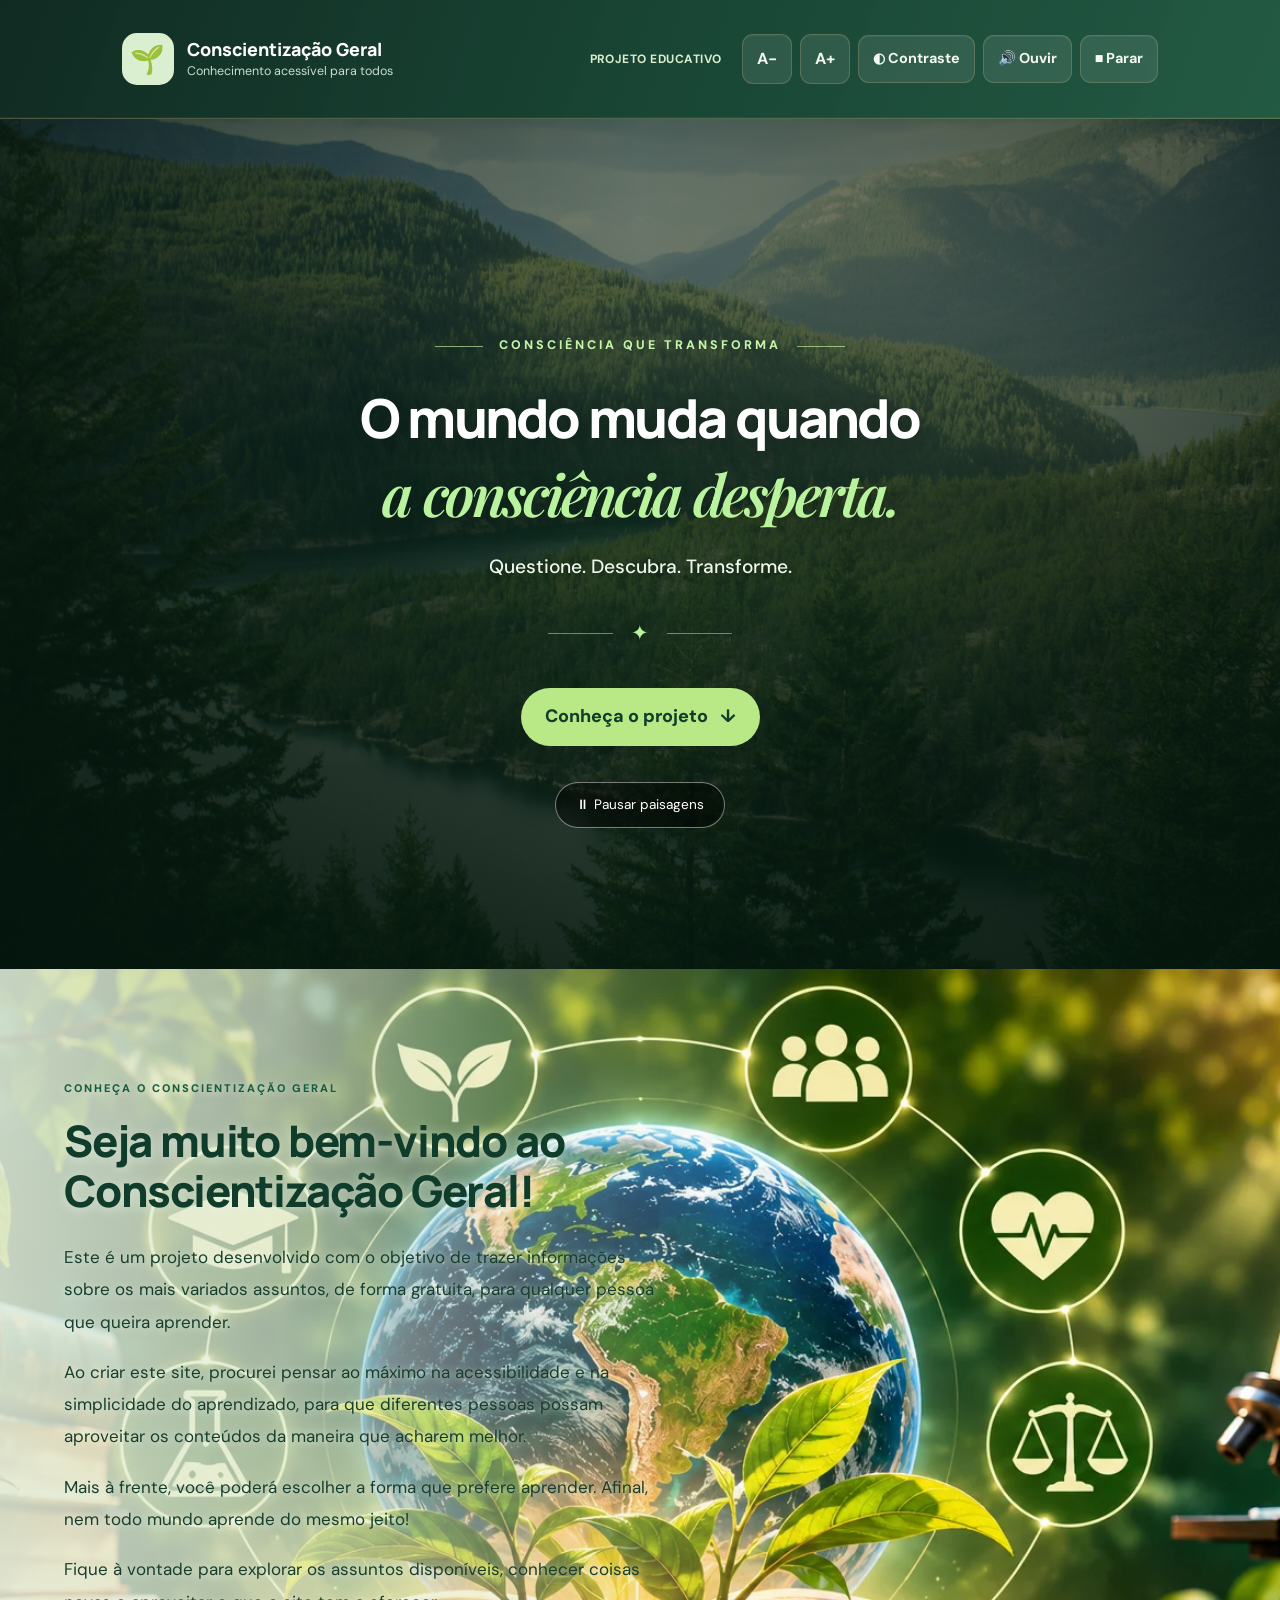
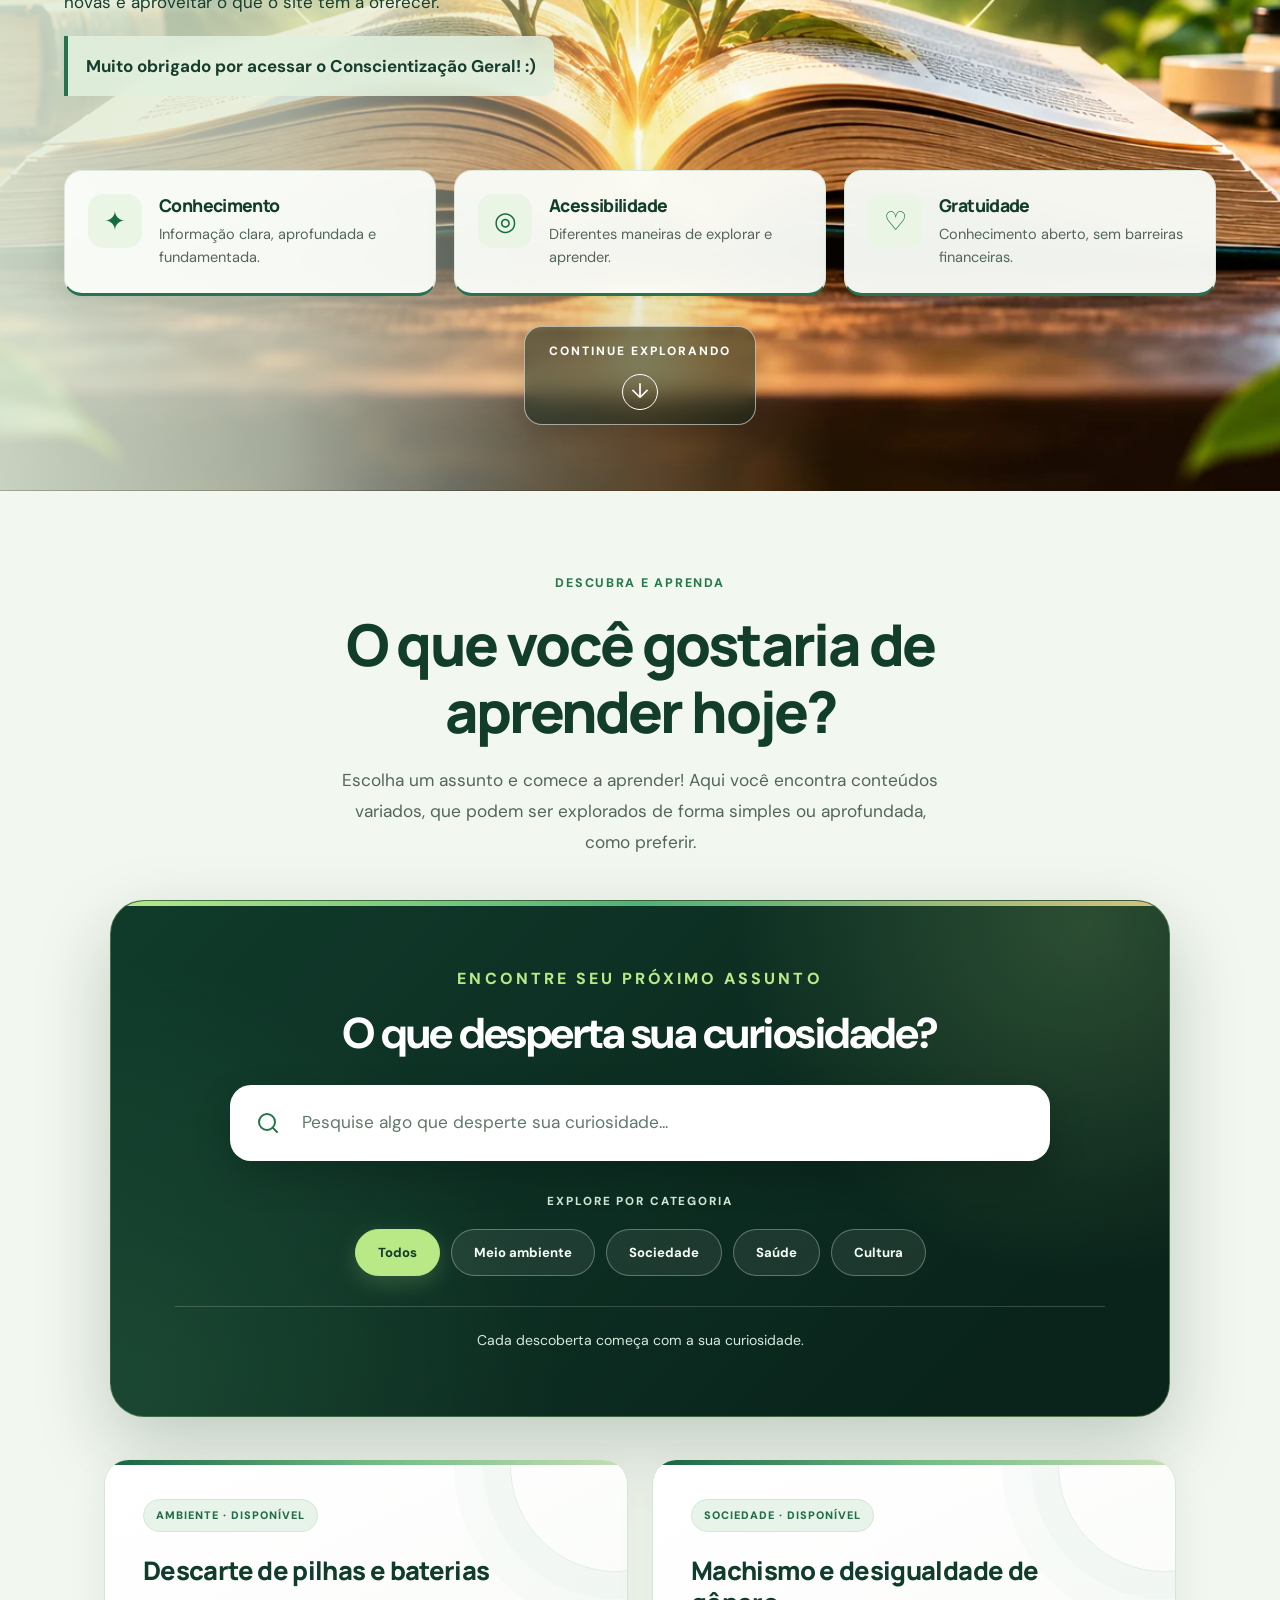
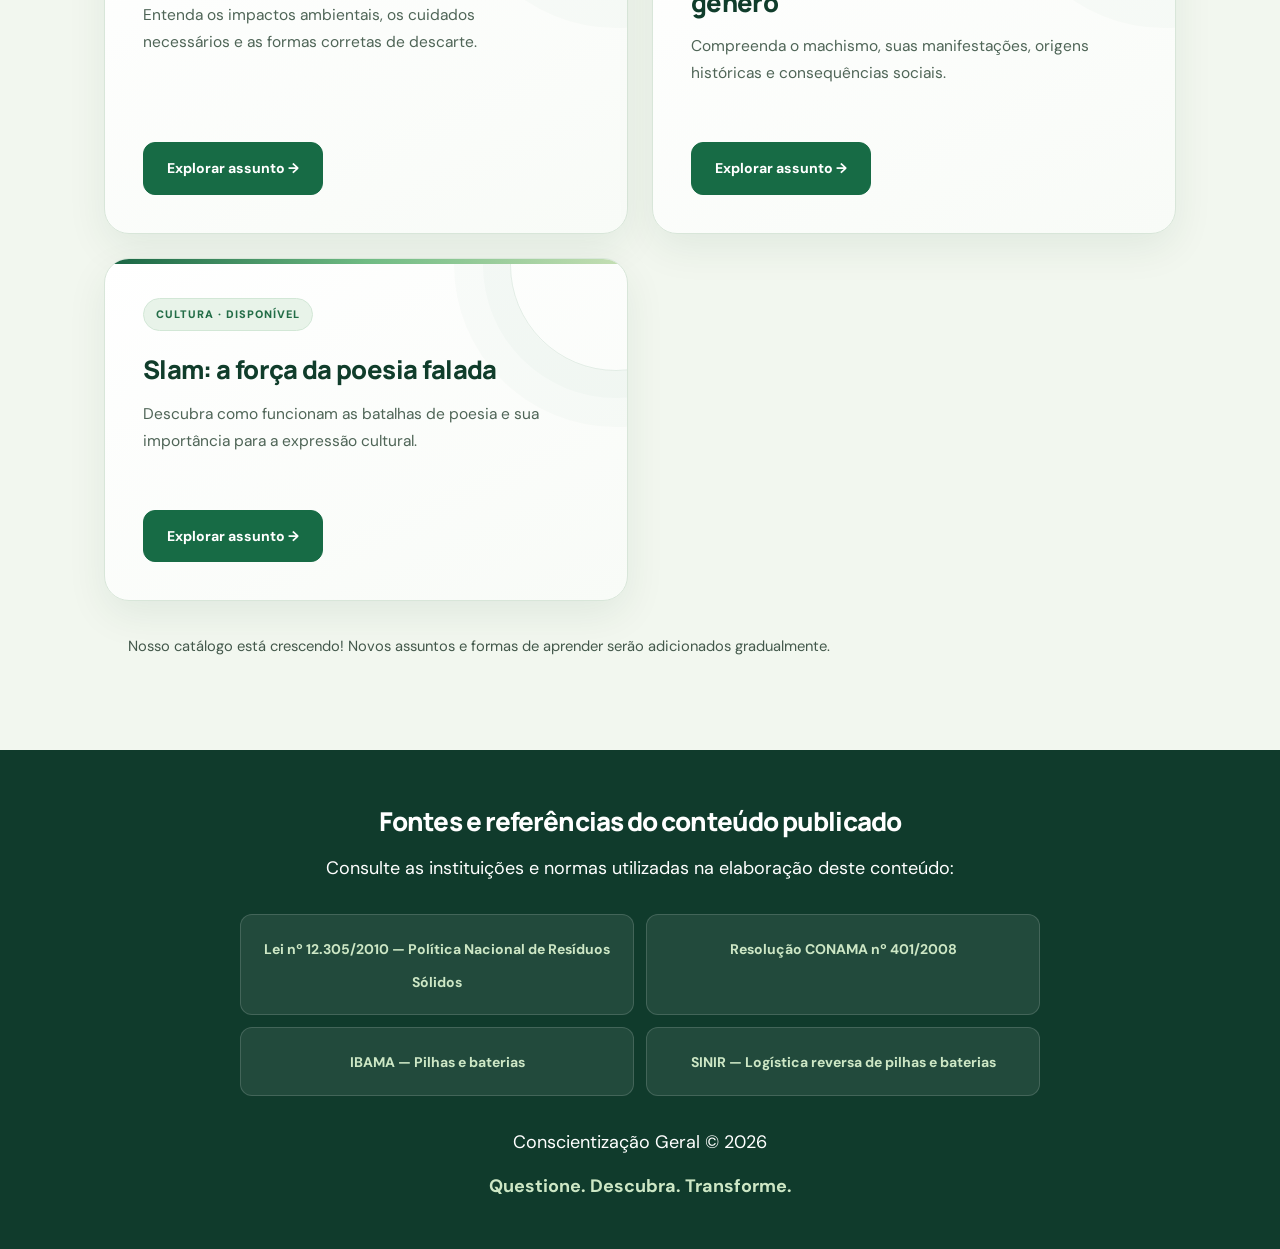
<file: index.html>
<!DOCTYPE html>
<html lang="pt-BR">

<head>
    <meta charset="UTF-8">
    <meta name="viewport" content="width=device-width, initial-scale=1.0">
    <meta name="theme-color" content="#123D2B">
    <meta name="description" content="Conscientização Geral: conhecimento gratuito, acessível e confiável sobre meio ambiente, sociedade, cultura, saúde e assuntos que fazem diferença na vida das pessoas.">
    <title>Conscientização Geral | Conhecimento que transforma</title>
    <link rel="preconnect" href="https://fonts.googleapis.com">
    <link rel="preconnect" href="https://fonts.gstatic.com" crossorigin>
    <link href="https://fonts.googleapis.com/css2?family=DM+Sans:wght@400;500;600;700;800&family=Manrope:wght@400;500;600;700;800&family=Playfair+Display:ital,wght@1;600;700&display=swap" rel="stylesheet">
    <link rel="stylesheet" href="style.css">
</head>

<body>

    <a href="#inicio" class="pular-conteudo">
    Pular para o conteúdo
</a>

  
<header class="cabecalho-principal">
    <nav class="navegacao-principal" aria-label="Navegação principal">

        <a href="#inicio" class="marca-site" id="logoInicio">
            <span class="marca-icone" aria-hidden="true">🌱</span>

            <span class="marca-textos">
                <strong>Conscientização Geral</strong>
                <small>Conhecimento acessível para todos</small>
            </span>
        </a>

        <div class="cabecalho-direita">

            <span class="selo-projeto">
                Projeto educativo
            </span>

            <div class="acessibilidade"
                 role="group"
                 aria-label="Recursos de acessibilidade">

                <button type="button"
                        id="diminuirFonte"
                        aria-label="Diminuir tamanho do texto"
                        title="Diminuir fonte">
                    A−
                </button>

                <button type="button"
                        id="aumentarFonte"
                        aria-label="Aumentar tamanho do texto"
                        title="Aumentar fonte">
                    A+
                </button>

                <button type="button"
                        id="contraste"
                        aria-label="Alternar alto contraste"
                        aria-pressed="false">
                    ◐ Contraste
                </button>

                <button type="button"
                        id="ouvir">
                    🔊 Ouvir
                </button>

                <button type="button"
                        id="pararAudio">
                    ■ Parar
                </button>

            </div>
        </div>

    </nav>
</header>

    <main>

        <!-- PÁGINA INICIAL -->
       
<section id="inicio" class="inicio-cinematografico">
    <!-- Abertura: mantemos as paisagens e o controle de animação originais. -->
    <div class="paisagens" aria-hidden="true">
        <div class="paisagem ativa"></div>
        <div class="paisagem"></div>
        <div class="paisagem"></div>
    </div>
    <div class="inicio-sombra" aria-hidden="true"></div>

    <div class="inicio-conteudo">
        <div class="hero-layout">
            <div class="hero-apresentacao">
                <div class="hero-identidade">
                    <span class="hero-linha" aria-hidden="true"></span>
                    <span>CONSCIÊNCIA QUE TRANSFORMA</span>
                    <span class="hero-linha" aria-hidden="true"></span>
                </div>
                <h1 class="hero-titulo">
                    O mundo muda quando
                    <span class="hero-frase-destaque">a consciência desperta.</span>
                </h1>
                <p class="inicio-descricao hero-descricao">Questione. Descubra. Transforme.</p>
                <div class="hero-detalhe" aria-hidden="true"><span></span><span class="hero-folha">✦</span><span></span></div>
                
<a class="botao-explorar" href="#sobre">
    Conheça o projeto
    <span aria-hidden="true">↓</span>
</a>

            </div>
        </div>
        <div class="controle-paisagens">
            <button type="button" id="alternarPaisagens" aria-pressed="false">⏸ Pausar paisagens</button>
        </div>
    </div>

<div class="portal-conteudo">

    
<section class="portal-sobre" id="sobre" aria-labelledby="sobre-titulo">
    <div class="sobre-editorial">
        <div class="sobre-editorial-conteudo">
            <span class="sobre-editorial-etiqueta">CONHEÇA O CONSCIENTIZAÇÃO GERAL</span>
            <h2 id="sobre-titulo">Seja muito bem-vindo ao Conscientização Geral!</h2>

            <p>
            Este é um projeto desenvolvido com o objetivo
            de trazer informações sobre os mais variados
            assuntos, de forma gratuita, para qualquer
            pessoa que queira aprender.
            </p>

            <p>
            Ao criar este site, procurei pensar ao máximo
            na acessibilidade e na simplicidade do
            aprendizado, para que diferentes pessoas
            possam aproveitar os conteúdos da maneira
            que acharem melhor.
            </p>

            <p>
            Mais à frente, você poderá escolher a forma
            que prefere aprender. Afinal, nem todo mundo
            aprende do mesmo jeito!
            </p>

            <p>
            Fique à vontade para explorar os assuntos
            disponíveis, conhecer coisas novas e aproveitar
            o que o site tem a oferecer.
            </p>

            <p class="sobre-agradecimento">
            Muito obrigado por acessar o
            Conscientização Geral! :)
            </p>
        </div>

<div class="sobre-editorial-visual">
    <figure class="sobre-imagem-principal">
        <img
            src="imagens/ilustracao-conhecimento.webp"
            alt="Ilustração de um livro aberto com um planeta e elementos que representam diferentes áreas do conhecimento."
            loading="lazy"
            decoding="async"
        >
    </figure>
</div>

</div><!-- /.sobre-editorial -->

<div class="sobre-principios">
    <div class="sobre-principio">
        <span class="sobre-principio-icone" aria-hidden="true">✦</span>
        <h3>Conhecimento</h3>
        <p>Informação clara, aprofundada e fundamentada.</p>
    </div>

    <div class="sobre-principio">
        <span class="sobre-principio-icone" aria-hidden="true">◎</span>
        <h3>Acessibilidade</h3>
        <p>Diferentes maneiras de explorar e aprender.</p>
    </div>

    <div class="sobre-principio">
        <span class="sobre-principio-icone" aria-hidden="true">♡</span>
        <h3>Gratuidade</h3>
        <p>Conhecimento aberto, sem barreiras financeiras.</p>
    </div>
</div>

<!-- CONVITE PARA CONTINUAR EXPLORANDO -->

<a href="#explorar" class="sobre-continuar">
    <span>CONTINUE EXPLORANDO</span>
</a>

</section><!-- /.portal-sobre -->
       
<section class="portal-explorar" id="explorar"
         aria-labelledby="explorar-titulo">

    <div class="explorar-cabecalho">

        <span class="portal-etiqueta">
            DESCUBRA E APRENDA
        </span>

        <h2 id="explorar-titulo">
            O que você gostaria de aprender hoje?
        </h2>

        <p>
    Escolha um assunto e comece a aprender!
    Aqui você encontra conteúdos variados,
    que podem ser explorados de forma simples
    ou aprofundada, como preferir.

        </p>

    </div>

    <div class="explorar-ferramentas">

<label for="buscaAssuntos" class="busca-rotulo">
    ENCONTRE SEU PRÓXIMO ASSUNTO
</label>

<div class="busca-campo">
    
<span class="busca-icone" aria-hidden="true">
    <svg
        xmlns="http://www.w3.org/2000/svg"
        width="22"
        height="22"
        viewBox="0 0 24 24"
        fill="none"
        stroke="currentColor"
        stroke-width="2"
        stroke-linecap="round"
        stroke-linejoin="round">
        <circle cx="11" cy="11" r="8"></circle>
        <path d="m21 21-4.35-4.35"></path>
    </svg>
</span>


    <input
        id="buscaAssuntos"
        class="busca-assuntos"
        type="search"
        placeholder="Pesquise algo que desperte sua curiosidade..."
        autocomplete="off"
    >
</div>


        <div class="filtros-assuntos"
             role="group"
             aria-label="Filtrar assuntos por área">

            <button type="button"
                    class="filtro-assunto ativo"
                    data-categoria="todos"
                    aria-pressed="true">
                Todos
            </button>

            <button type="button"
                    class="filtro-assunto"
                    data-categoria="ambiente"
                    aria-pressed="false">
                Meio ambiente
            </button>

            <button type="button"
                    class="filtro-assunto"
                    data-categoria="sociedade"
                    aria-pressed="false">
                Sociedade
            </button>

            <button type="button"
                    class="filtro-assunto"
                    data-categoria="saude"
                    aria-pressed="false">
                Saúde
            </button>

            <button type="button"
                    class="filtro-assunto"
                    data-categoria="cultura"
                    aria-pressed="false">
                Cultura
            </button>

        </div>

    </div>

    <div id="listaAssuntos" class="lista-assuntos" aria-live="polite"></div>

    <p id="mensagemBusca"
       class="mensagem-busca"
       role="status"
       hidden>
        Nenhum assunto publicado corresponde à busca.
        Estamos preparando novos conteúdos.
    </p>

    <p class="portal-aviso">
        Nosso catálogo está crescendo!
        Novos assuntos e formas de aprender
        serão adicionados gradualmente.
    </p>

</section>


        <section class="portal-modalidades" id="escolherModalidade" aria-labelledby="modalidades-titulo" hidden>
            <span class="portal-etiqueta">ASSUNTO SELECIONADO</span>
            <h2 id="modalidades-titulo">Descarte de pilhas e baterias</h2>
            <p>Como você prefere aprender sobre este assunto?</p>
            <div class="modalidades-opcoes">
                <article class="modalidade-opcao">
                    <span aria-hidden="true">📖</span>
                    <h3>Leitura completa</h3>
                    <p>Explicações detalhadas, referências e atividades.</p>
                    <button type="button" id="btnCompleto">Começar leitura <span aria-hidden="true">→</span></button>
                </article>
                <article class="modalidade-opcao">
                    <span aria-hidden="true">🎨</span>
                    <h3>Leitura visual</h3>
                    <p>Histórias ilustradas e explicações mais curtas.</p>
                    <button type="button" id="btnVisual">Ver histórias <span aria-hidden="true">→</span></button>
                </article>
            </div>
            <button type="button" id="voltarCatalogo" class="voltar-catalogo">← Voltar ao catálogo</button>
        </section>
    </div>
</section>

<!-- MODALIDADE DE LEITURA COMPLETA -->
       <section id="leituraCompleta" hidden>

   <div class="leitura-apresentacao">

    <span class="leitura-etiqueta">
        EDUCAÇÃO AMBIENTAL • GUIA COMPLETO
    </span>

    <h2>Entenda o impacto das suas escolhas.</h2>

    <p class="leitura-subtitulo">
        Um guia para compreender o funcionamento,
        os impactos ambientais e o descarte responsável
        de pilhas e baterias.
    </p>

</div>

    <p>
        As pilhas e baterias fazem parte do nosso cotidiano.
        Estão presentes em controles remotos, brinquedos,
        celulares, computadores e diversos equipamentos.
        Porém, quando chegam ao fim da vida útil, precisam
        receber uma destinação adequada.
    </p>

<nav class="indice-leitura" aria-label="Índice do conteúdo">
    <div class="indice-cabecalho">
        <span class="indice-etiqueta">GUIA DE LEITURA</span>
        <h3>Neste conteúdo</h3>
        <p>Escolha um assunto para ir diretamente até ele.</p>
    </div>

    <ol>
        <li><a href="#composicao">O que existe dentro das pilhas e baterias?</a></li>
        <li><a href="#cuidados">Por que precisamos ter cuidado?</a></li>
        <li><a href="#descarte-problema">Por que o descarte incorreto é um problema?</a></li>
        <li><a href="#impactos">Quais são os impactos ambientais?</a></li>
        <li><a href="#descarte-correto">Como realizar o descarte correto?</a></li>
        <li><a href="#pontos-coleta">Onde encontrar pontos de coleta?</a></li>
        <li><a href="#logistica">O que é logística reversa?</a></li>
        <li><a href="#responsabilidade">Quem é responsável?</a></li>
        <li><a href="#legislacao">O que diz a legislação brasileira?</a></li>
        <li><a href="#responsabilidade-legal">De quem é a responsabilidade?</a></li>
        <li><a href="#pesquisas">Pesquisas e dados ambientais</a></li>
        <li><a href="#curiosidades">Curiosidades sobre pilhas e baterias</a></li>
        <li><a href="#mudanca">Faça parte da mudança!</a></li>
    </ol>
</nav>

<h2 id="composicao">O que existe dentro das pilhas e baterias?</h2>

<p>
    Pilhas e baterias são dispositivos eletroquímicos.
    Isso significa que transformam energia química em
    energia elétrica, permitindo o funcionamento de
    diversos aparelhos.
</p>

<p>
    Sua composição varia de acordo com o tipo e a finalidade.
    Existem diferentes tecnologias, como pilhas alcalinas,
    pilhas de zinco-carbono, baterias de chumbo-ácido,
    níquel-cádmio e baterias de íons de lítio.
</p>

<p>
    Algumas dessas tecnologias podem conter substâncias
    e metais que exigem cuidados especiais, como chumbo,
    cádmio e mercúrio.
</p>

<h2 id="cuidados">Por que precisamos ter cuidado?</h2>

<p>
    Quando pilhas e baterias são descartadas de maneira
    inadequada, seus componentes podem representar riscos
    ao meio ambiente, dependendo de sua composição e das
    condições de descarte.
</p>

<p>
    O descarte incorreto pode contribuir para a contaminação
    do solo e da água. Por isso, esses materiais devem ser
    encaminhados para sistemas de coleta e destinação
    ambientalmente adequada.
</p>

    <h2 id="descarte-problema">1. Por que o descarte incorreto é um problema?</h2>

    <p>
        Pilhas e baterias podem conter substâncias e materiais
        que exigem cuidados especiais. Quando são descartadas
        de maneira inadequada, podem contribuir para a
        contaminação do solo e da água, além de oferecer riscos
        durante o manuseio e o tratamento dos resíduos.
    </p>

    <h2 id="impactos">2. Quais são os impactos ambientais?</h2>

    <p>
        O descarte em locais inadequados pode permitir que
        componentes desses produtos sejam liberados no ambiente.
        Isso pode prejudicar os ecossistemas e afetar organismos
        que dependem da qualidade do solo e da água.
    </p>

    <h2 id="descarte-correto">3. Como realizar o descarte correto?</h2>

    <p>
        Quando uma pilha ou bateria deixar de funcionar,
        não a coloque no lixo doméstico comum. Procure um
        ponto de recebimento que aceite esse tipo de material.
        Lojas, estabelecimentos comerciais e pontos específicos
        de coleta podem oferecer esse serviço.
    </p>

    <ul>
        <li>Não abra, quebre ou perfure pilhas e baterias.</li>
        <li>Armazene os itens usados em local seco e seguro.</li>
        <li>Evite deixar os materiais ao alcance de crianças.</li>
        <li>Confira as orientações do ponto de coleta.</li>
    </ul>

    <h2 id="pontos-coleta">4. Onde encontrar pontos de coleta?</h2>

    <p>
        Você pode procurar informações em lojas de eletrônicos,
        supermercados e serviços de coleta do seu município.
        Antes de se deslocar, confirme se o estabelecimento
        recebe o tipo de pilha ou bateria que você possui.
    </p>

<h2 id="logistica">5. O que é logística reversa?</h2>

<p>
    A logística reversa é um sistema que permite que produtos
    utilizados retornem ao setor empresarial para receberem
    reaproveitamento, reciclagem ou outra destinação
    ambientalmente adequada.
</p>

<p>
    No caso das pilhas e baterias, esse processo começa quando
    o consumidor leva os materiais usados até um ponto de
    recebimento apropriado. Depois, eles são armazenados e
    encaminhados para etapas de coleta, triagem e tratamento.
</p>

<p>
    Os materiais podem chegar a empresas especializadas em
    reciclagem, onde os componentes que podem ser aproveitados
    são recuperados. O que não puder ser reaproveitado deve
    receber uma destinação final adequada.
</p>

<h2 id="responsabilidade">6. Quem é responsável?</h2>

<p>
    A logística reversa depende da participação de diferentes
    setores da sociedade. Fabricantes, importadores,
    distribuidores e comerciantes possuem responsabilidades
    na estruturação dos sistemas de retorno dos produtos.
</p>

<p>
    O consumidor também tem um papel importante: deve entregar
    as pilhas e baterias usadas nos locais indicados pelo
    sistema de coleta.
</p>

<p>
    Essa responsabilidade compartilhada ajuda a reduzir os
    impactos ambientais e incentiva o reaproveitamento de
    materiais.
</p>

<h2 id="legislacao">7. O que diz a legislação brasileira?</h2>

<p>
    No Brasil, existem leis e normas que estabelecem
    regras para o gerenciamento adequado dos resíduos
    sólidos, incluindo pilhas e baterias.
</p>

<h3>Lei nº 12.305/2010 — Política Nacional de Resíduos Sólidos</h3>

<p>
    Essa lei estabelece diretrizes para a gestão dos
    resíduos sólidos no país e determina a responsabilidade
    compartilhada pelo ciclo de vida dos produtos.
</p>

<p>
    Seu artigo 33 determina que fabricantes, importadores,
    distribuidores e comerciantes de pilhas e baterias
    estruturem sistemas de logística reversa, permitindo
    que esses produtos retornem após o uso pelo consumidor.
</p>

<h3>Resolução CONAMA nº 401/2008</h3>

<p>
    Essa resolução estabelece limites para determinados
    metais presentes em pilhas e baterias e critérios
    para seu gerenciamento ambientalmente adequado.
</p>

<p>
    A norma também apresenta regras relacionadas ao
    recebimento, armazenamento, coleta e destinação
    desses materiais, além de proibir formas inadequadas
    de descarte.
</p>

<h2 id="responsabilidade-legal">8. De quem é a responsabilidade?</h2>

<p>
    A legislação brasileira estabelece que a proteção
    ambiental depende da participação de diferentes
    setores da sociedade.
</p>

<ul>
    <li><strong>Consumidores:</strong> devem devolver as pilhas e baterias usadas aos pontos de recebimento adequados.</li>

    <li><strong>Comerciantes e distribuidores:</strong> participam dos sistemas de recebimento e encaminhamento dos produtos.</li>

    <li><strong>Fabricantes e importadores:</strong> possuem responsabilidades pela estruturação dos sistemas de logística reversa e pela destinação adequada dos materiais recebidos.</li>

    <li><strong>Poder público:</strong> participa da gestão dos resíduos e da fiscalização, conforme suas atribuições legais.</li>
</ul>

<p>
    Essa divisão de responsabilidades demonstra que
    o descarte correto não depende apenas de uma pessoa,
    mas da colaboração entre consumidores, empresas
    e poder público.
</p>

<h2 id="pesquisas">9. Pesquisas e dados ambientais</h2>

<p>
    Para compreender melhor os impactos do descarte de
    pilhas e baterias, também é importante consultar
    pesquisas, levantamentos e informações divulgadas
    por instituições oficiais.
</p>

<h3>SINIR — Sistema Nacional de Informações sobre a Gestão dos Resíduos Sólidos</h3>

<p>
    O SINIR reúne informações sobre a gestão de resíduos
    sólidos e os sistemas de logística reversa existentes
    no Brasil. Por meio de seus relatórios, é possível
    acompanhar informações sobre a coleta e a destinação
    de diferentes tipos de resíduos.
</p>

<p>
    <a href="https://www.sinir.gov.br/perfis/logistica-reversa/"
       target="_blank" rel="noopener noreferrer">
        Consultar informações do SINIR
    </a>
</p>

<h3>IBAMA — Instituto Brasileiro do Meio Ambiente e dos Recursos Naturais Renováveis</h3>

<p>
    O IBAMA disponibiliza conjuntos de dados relacionados
    à reciclagem de pilhas e baterias. Essas informações
    incluem tipos de materiais recebidos, quantidades,
    pesos e dados sobre sua destinação.
</p>

<p>
    <a href="https://dadosabertos.ibama.gov.br/dataset/rapp-pilhas-e-baterias-reciclador"
       target="_blank" rel="noopener noreferrer">
        Consultar dados abertos do IBAMA
    </a>
</p>

<h3>Por que consultar essas informações?</h3>

<p>
    Os dados permitem acompanhar os resultados dos sistemas
    de logística reversa, compreender os desafios da
    reciclagem e identificar a importância de melhorar
    as práticas de gestão dos resíduos.
</p>

<p>
    É importante observar o ano de referência, o tipo de
    bateria analisado e a abrangência de cada levantamento.
    Assim, evitamos interpretar números fora de seu contexto.
</p>

<h2 id="curiosidades"> 10. Você sabia? Curiosidades sobre pilhas e baterias</h2>

<h3>Nem todas possuem os mesmos componentes</h3>

<p>
    Existem diferentes tecnologias de pilhas e baterias.
    Algumas podem conter chumbo, cádmio ou mercúrio,
    enquanto outras utilizam diferentes composições químicas.
    Por isso, é importante conhecer o tipo de material
    e seguir as orientações de descarte.
</p>

<h3>Baterias de lítio também precisam de descarte adequado</h3>

<p>
    Mesmo quando não estão abrangidas por determinadas
    exigências específicas da Resolução CONAMA nº 401/2008,
    as baterias de lítio devem receber destinação
    ambientalmente adequada.
</p>

<h3>A reciclagem pode recuperar componentes</h3>

<p>
    A reciclagem é um processo que transforma resíduos
    em materiais que podem servir como matéria-prima
    para novos produtos ou processos produtivos,
    respeitando as condições ambientais aplicáveis.
</p>

    <h2 id="mudanca">Faça parte da mudança!</h2>

    <p>
        O descarte responsável é uma atitude simples que
        contribui para a proteção do meio ambiente.
        Compartilhe essas informações e incentive outras
        pessoas a fazerem o mesmo.
    </p>

    <button type="button" id="btnIrVisual">
    Ir para leitura visual
</button>

<!-- TESTE DE CONHECIMENTOS -->

<div class="quiz">

    <h2>Teste seus conhecimentos! 🧠</h2>

    <p>
        Chegou a hora de descobrir o que você aprendeu.
        Responda às quatro perguntas abaixo!
    </p>

    <div class="questao">
        <h3>1. Onde devemos descartar pilhas usadas?</h3>

        <label>
            <input type="radio" name="pergunta1" value="a">
            No lixo doméstico comum.
        </label>

        <label>
            <input type="radio" name="pergunta1" value="b">
            Em pontos de coleta apropriados.
        </label>

        <label>
            <input type="radio" name="pergunta1" value="c">
            Em terrenos vazios.
        </label>
    </div>

    <div class="questao">
        <h3>2. O que é logística reversa?</h3>

        <label>
            <input type="radio" name="pergunta2" value="a">
            Jogar produtos usados fora.
        </label>

        <label>
            <input type="radio" name="pergunta2" value="b">
            Armazenar resíduos em casa.
        </label>

        <label>
            <input type="radio" name="pergunta2" value="c">
            Fazer produtos usados retornarem para receber destinação adequada.
        </label>
    </div>

    <div class="questao">
        <h3>3. Todas as baterias possuem chumbo, cádmio e mercúrio?</h3>

        <label>
            <input type="radio" name="pergunta3" value="a">
            Sim, todas possuem os três materiais.
        </label>

        <label>
            <input type="radio" name="pergunta3" value="b">
            Não, a composição varia conforme a tecnologia.
        </label>

        <label>
            <input type="radio" name="pergunta3" value="c">
            Não, nenhuma bateria possui esses materiais.
        </label>
    </div>

    <div class="questao">
        <h3>4. Qual lei estabelece a Política Nacional de Resíduos Sólidos?</h3>

        <label>
            <input type="radio" name="pergunta4" value="a">
            Lei nº 12.305/2010.
        </label>

        <label>
            <input type="radio" name="pergunta4" value="b">
            Lei nº 8.069/1990.
        </label>

        <label>
            <input type="radio" name="pergunta4" value="c">
            Lei nº 9.394/1996.
        </label>
    </div>

    <button type="button" id="verificarQuiz">
        Conferir minhas respostas
    </button>

    <div id="resultadoQuiz" class="resultadoQuiz"
         aria-live="polite">
    </div>

</div>

<!-- FIM DO TESTE -->

    <button type="button" id="btnVoltarCompleto">
        Voltar ao início
    </button>

</section>

        

<!-- MODALIDADE DE LEITURA VISUAL -->

<section id="leituraVisual" hidden>

    <div class="area-visual">

        <header class="visual-cabecalho">
            <span>APRENDA DE OUTRA MANEIRA</span>
            <h2>Histórias para transformar atitudes</h2>
            <p>Conheça histórias, personagens e situações do cotidiano.</p>
        </header>
<div class="progresso-historias">
    <div class="progresso-informacoes">
        <span id="historiaAtual">História 1 de 5</span>
        <span id="porcentagemHistorias">20%</span>
    </div>

    <div class="barra-progresso"
         role="progressbar"
         aria-label="Progresso das histórias"
         aria-valuemin="0"
         aria-valuemax="100"
         aria-valuenow="20"
         id="barraProgresso">

        <div id="progressoPreenchimento"></div>
    </div>
</div>
        <nav class="menu-historias" aria-label="Navegação pelas histórias">
            <a href="#historia1"><span>01</span> Descarte correto</a>
            <a href="#historia2"><span>02</span> Composição</a>
            <a href="#historia3"><span>03</span> Reciclagem</a>
            <a href="#historia4"><span>04</span> Legislação</a>
            <a href="#historia5"><span>05</span> Curiosidades</a>
        </nav>

        <!-- HISTÓRIA 1 -->
        <article class="historia" id="historia1">

            <div class="historia-titulo">
                <span>HISTÓRIA 01</span>
                <h2>O destino de uma pilha usada</h2>
                <p>Uma pequena escolha pode evitar grandes problemas.</p>
            </div>

            <figure class="historia-ilustrada">

                <img
                    src="./imagens/historia-01.png"
                    alt="História em quadrinhos de Pipo sobre o descarte correto de pilhas"
                    loading="lazy">

                <figcaption>
                    O descarte correto de pilhas começa com uma atitude simples:
                    procurar um ponto de coleta adequado.
                </figcaption>

            </figure>

            <div class="proxima-historia">
                <p>Agora que você conheceu o destino de uma pilha usada, vamos descobrir o que existe dentro das baterias?</p>

                <a href="#historia2" class="botao-proxima-historia">
                    Próxima história →
                </a>
            </div>

        </article>


<!-- HISTÓRIA 2 -->
<article class="historia" id="historia2">

    <div class="historia-titulo">
        <span>HISTÓRIA 02</span>
        <h2>O que existe dentro de uma pilha?</h2>
        <p>Conheça os materiais e o funcionamento das pilhas.</p>
    </div>

    <figure class="historia-ilustrada">
        <img src="./imagens/historia-02.png"
             alt="Pipo e Lumi explicam o funcionamento e os materiais das pilhas."
             loading="lazy">

        <figcaption>
            Pipo e Lumi apresentam a composição das pilhas
            e os cuidados necessários.
        </figcaption>
    </figure>

    <div class="proxima-historia">
        <p>Agora vamos descobrir como funciona a reciclagem!</p>

        <a href="#historia3" class="botao-proxima-historia">
            Próxima história →
        </a>
    </div>

</article>


<!-- HISTÓRIA 3 -->
<article class="historia" id="historia3">

    <div class="historia-titulo">
        <span>HISTÓRIA 03</span>
        <h2>A jornada da reciclagem</h2>
        <p>Descubra o caminho das pilhas após a coleta.</p>
    </div>

    <figure class="historia-ilustrada">
        <img src="./imagens/historia-03.png"
             alt="Pipo, Rec e Capitu mostram a coleta e a reciclagem."
             loading="lazy">

        <figcaption>
            Acompanhe a coleta, a triagem e a recuperação
            de materiais.
        </figcaption>
    </figure>

    <div class="proxima-historia">
        <p>Você sabia que existem leis sobre o descarte?</p>

        <a href="#historia4" class="botao-proxima-historia">
            Próxima história →
        </a>
    </div>

</article>


<!-- HISTÓRIA 4 -->
<article class="historia" id="historia4">

    <div class="historia-titulo">
        <span>HISTÓRIA 04</span>
        <h2>Leis e responsabilidades</h2>
        <p>Conheça as regras e o papel de cada pessoa.</p>
    </div>

    <figure class="historia-ilustrada">
        <img src="./imagens/historia-04.png"
             alt="Pipo, Lumi e Rec explicam a legislação e a logística reversa."
             loading="lazy">

        <figcaption>
            Entenda a responsabilidade compartilhada
            pelo descarte adequado.
        </figcaption>
    </figure>

    <div class="proxima-historia">
        <p>Chegou a hora da nossa última aventura!</p>

        <a href="#historia5" class="botao-proxima-historia">
            Próxima história →
        </a>
    </div>

</article>


<!-- HISTÓRIA 5 -->
<article class="historia" id="historia5">

    <div class="historia-titulo">
        <span>HISTÓRIA 05</span>
        <h2>Curiosidades e o nosso desafio</h2>
        <p>Pequenas atitudes podem gerar grandes mudanças.</p>
    </div>

    <figure class="historia-ilustrada">
        <img src="./imagens/historia-05.png"
             alt="Pipo, Lumi, Rec e Capitu apresentam curiosidades e desafios ambientais."
             loading="lazy">

        <figcaption>
            Descubra curiosidades e participe do desafio
            de conscientização ambiental.
        </figcaption>
    </figure>

    <div class="proxima-historia">
        <p>Parabéns! Você chegou ao final das cinco histórias.</p>

        <a href="#historia1" class="botao-proxima-historia">
            Rever desde o início ↺
        </a>
    </div>

</article>

    <!-- INFORMAÇÃO COMPLEMENTAR -->
    <aside class="destaque-visual">
        <span role="img" aria-label="Balança da justiça">⚖️</span>
        <div>
            <h3>Uma norma importante</h3>
            <p>
                A Resolução CONAMA nº 401/2008 estabelece
                critérios específicos para o gerenciamento
                de determinadas pilhas e baterias.
            </p>
        </div>
    </aside>

    <div class="mensagem-final-visual">
        <span role="img" aria-label="Natureza">🌱</span>
        <h2>O futuro também depende das suas escolhas.</h2>
        <p>Compartilhe conhecimento. Incentive atitudes responsáveis.</p>
    </div>

    <div class="navegacao-visual">
        <button type="button" id="btnIrCompleto">
            Ir para leitura completa
        </button>

        <button type="button" id="btnVoltarVisual">
            Voltar ao início
        </button>
    </div>

    </div>

</section>


    </main>

    
<footer>

    <h3>Fontes e referências do conteúdo publicado</h3>

    <p>Consulte as instituições e normas utilizadas na elaboração deste conteúdo:</p>

    <ul class="fontes">

        <li>
            <a href="https://www.planalto.gov.br/ccivil_03/_ato2007-2010/2010/lei/l12305.htm"
               target="_blank" rel="noopener noreferrer">
                Lei nº 12.305/2010 — Política Nacional de Resíduos Sólidos
            </a>
        </li>

        <li>
            <a href="https://conama.mma.gov.br/?id=570&option=com_sisconama&task=arquivo.download"
               target="_blank" rel="noopener noreferrer">
                Resolução CONAMA nº 401/2008
            </a>
        </li>

        <li>
            <a href="https://www.gov.br/ibama/pt-br/assuntos/emissoes-e-residuos/residuos/pilhas-e-baterias"
               target="_blank" rel="noopener noreferrer">
                IBAMA — Pilhas e baterias
            </a>
        </li>

        <li>
            <a href="https://sinir.gov.br/perfis/logistica-reversa/logistica-reversa/pilhas-e-baterias/"
               target="_blank" rel="noopener noreferrer">
                SINIR — Logística reversa de pilhas e baterias
            </a>
        </li>

    </ul>

    <p>Conscientização Geral © 2026</p>
    <p>Questione. Descubra. Transforme.</p>

</footer>

<!-- LEITOR INTERATIVO DAS TIRINHAS -->
<div id="leitorQuadrinhos"
     class="leitor-quadrinhos"
     role="dialog"
     aria-modal="true"
     aria-labelledby="tituloLeitor"
     hidden>

    <div class="leitor-painel">

        <div class="leitor-cabecalho">
            <h2 id="tituloLeitor">
                Leitura interativa
            </h2>

            <button type="button" id="fecharLeitor"
                    aria-label="Fechar leitor">
                ✕
            </button>
        </div>

        <div class="leitor-cena">
            <canvas id="canvasQuadrinho"
                    role="img"
                    aria-label="Cena ampliada da história">
            </canvas>
        </div>

        <p id="contadorQuadrinhos"
           aria-live="polite">
            Cena 1 de 6
        </p>

        <div class="leitor-controles">
            <button type="button" id="cenaAnterior">
                ← Anterior
            </button>

            <button type="button" id="proximaCena">
                Próxima →
            </button>
        </div>

    </div>
</div>

    <script src="script.js"></script>

</body>
</html>
</file>
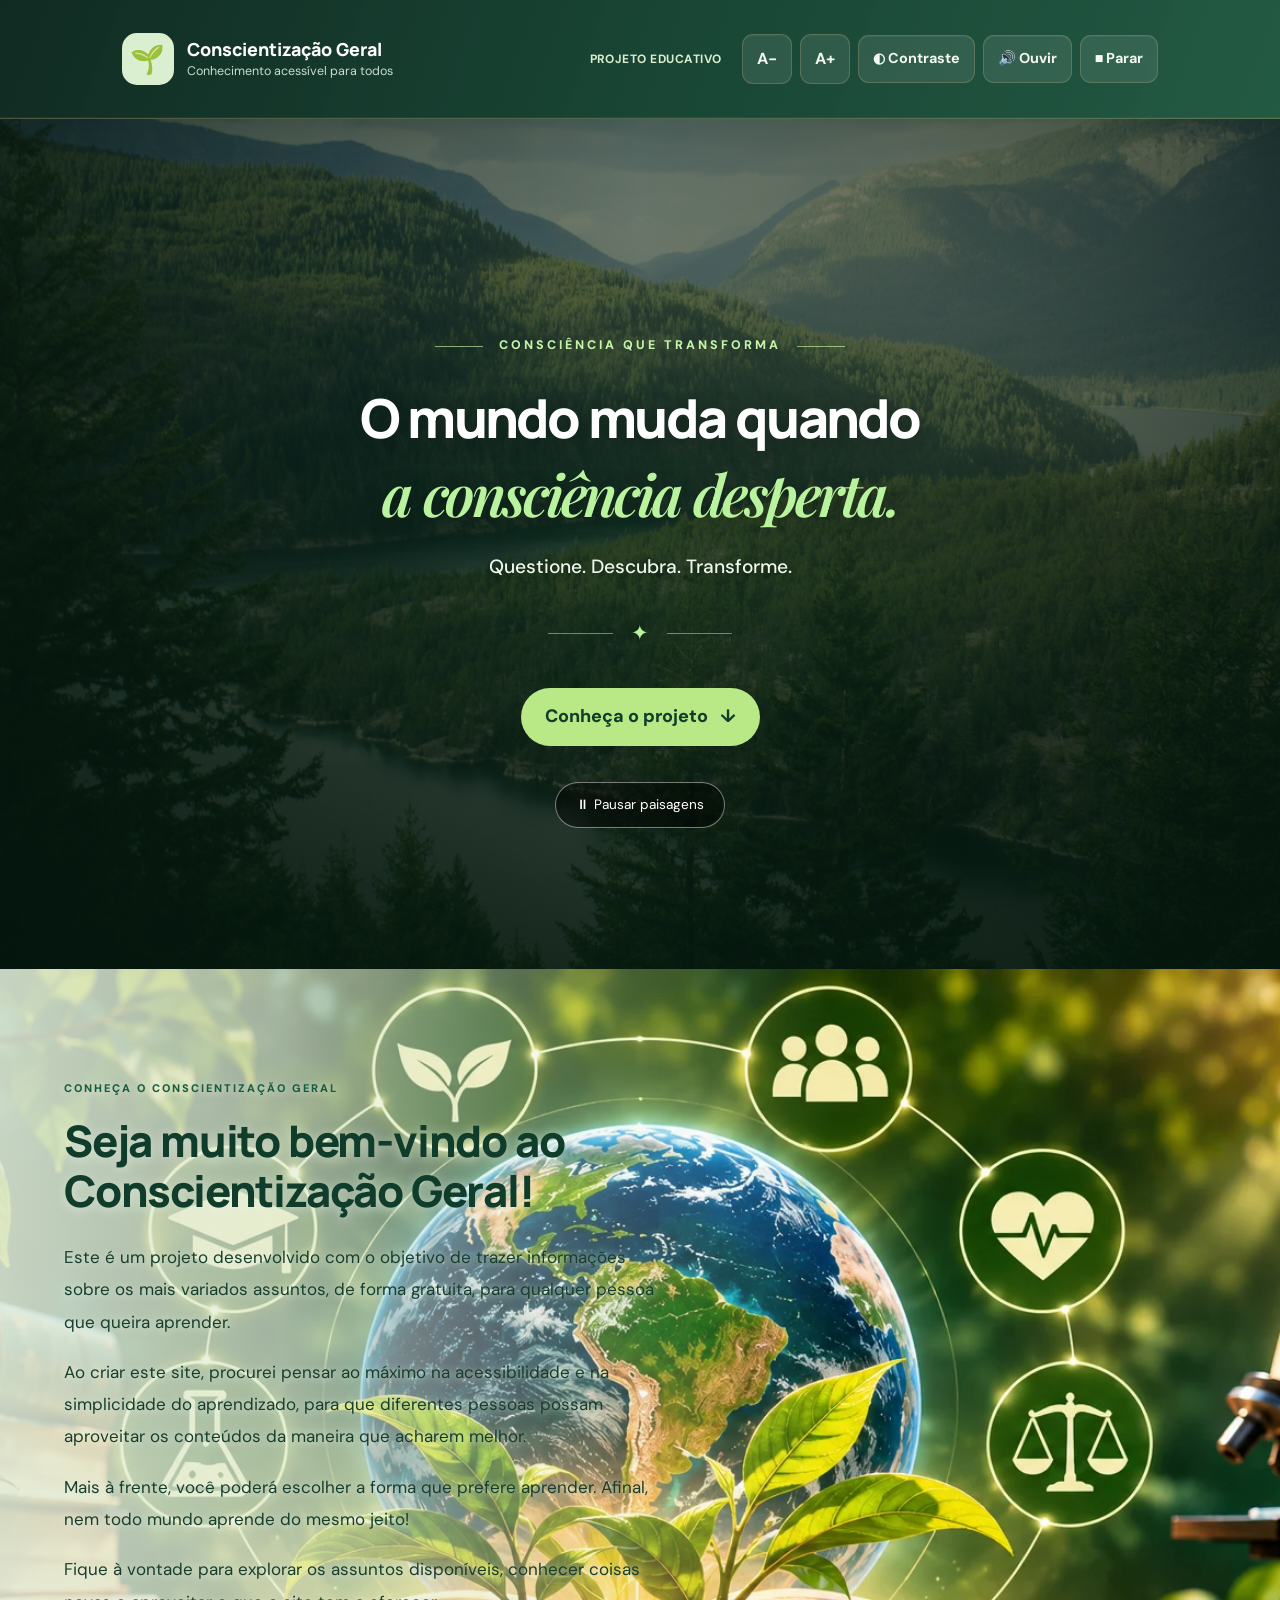
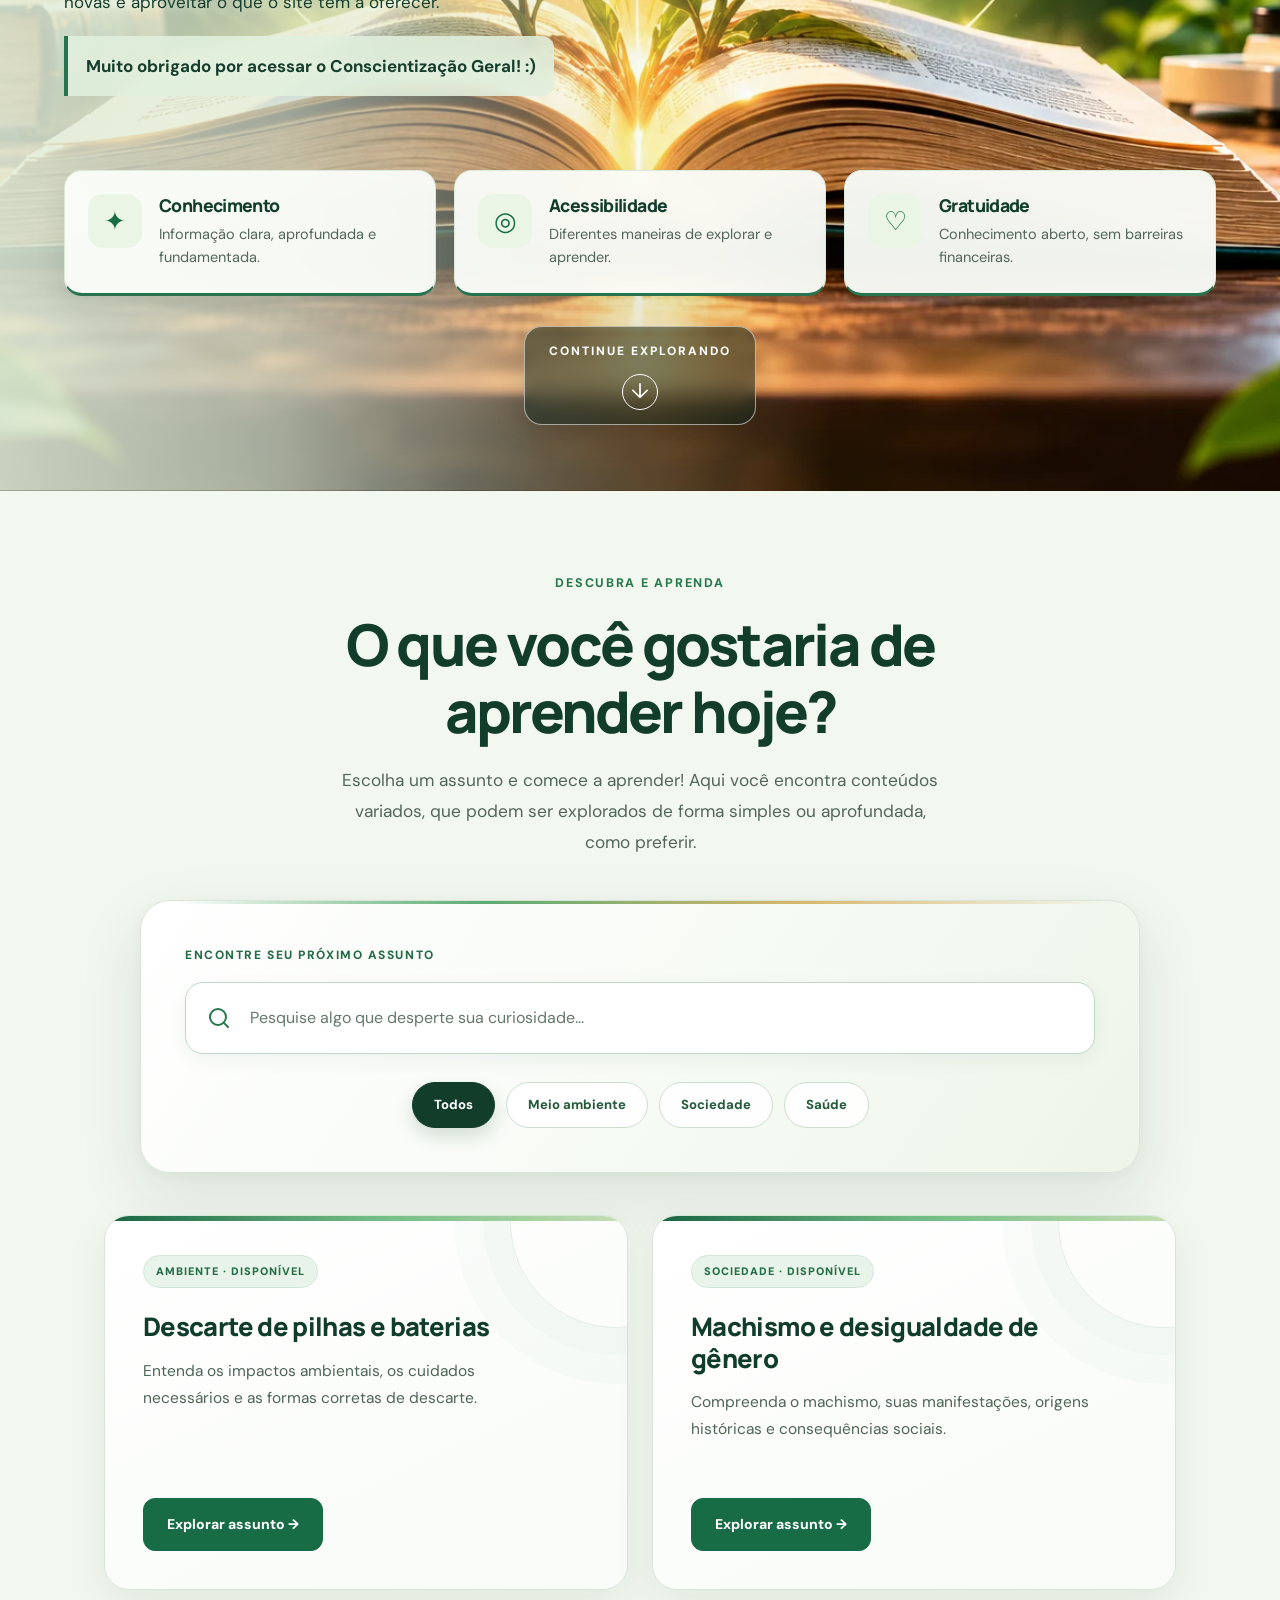
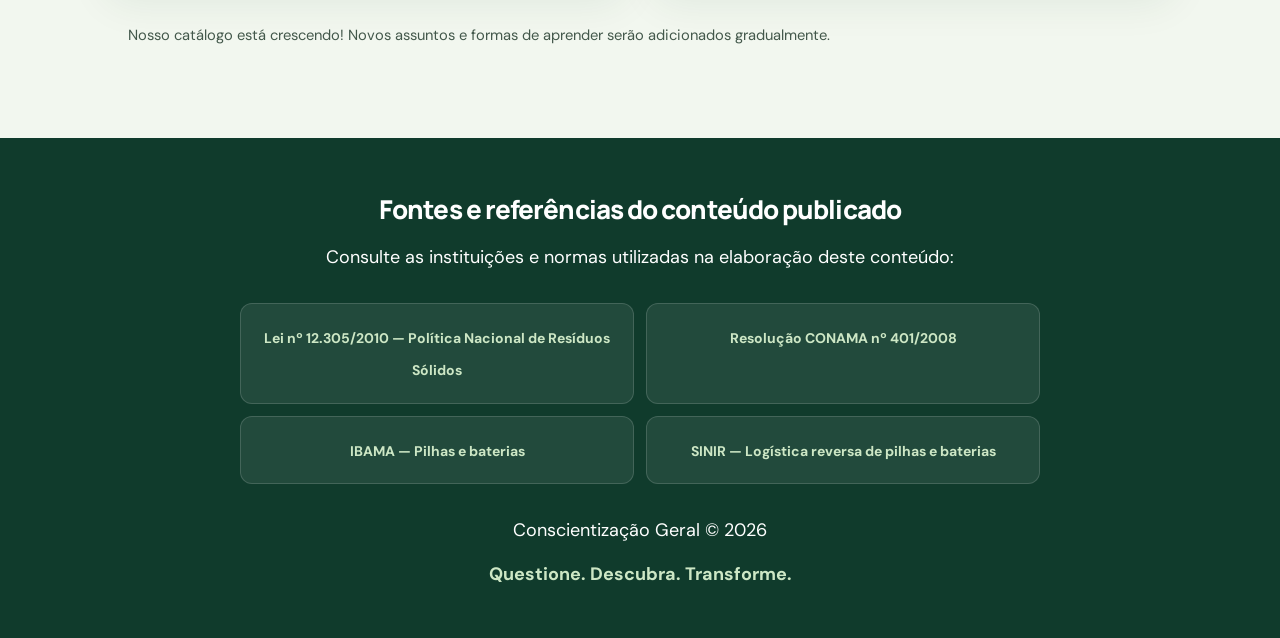
<file: conscientizacao_geral_reformulado/index.html>
<!DOCTYPE html>
<html lang="pt-BR">

<head>
    <meta charset="UTF-8">
    <meta name="viewport" content="width=device-width, initial-scale=1.0">
    <meta name="theme-color" content="#123D2B">
    <meta name="description" content="Conscientização Geral: conhecimento gratuito, acessível e confiável sobre meio ambiente, sociedade, saúde e assuntos que fazem diferença na vida das pessoas.">
    <title>Conscientização Geral | Conhecimento que transforma</title>
    <link rel="preconnect" href="https://fonts.googleapis.com">
    <link rel="preconnect" href="https://fonts.gstatic.com" crossorigin>
    <link href="https://fonts.googleapis.com/css2?family=DM+Sans:wght@400;500;600;700;800&family=Manrope:wght@400;500;600;700;800&family=Playfair+Display:ital,wght@1;600;700&display=swap" rel="stylesheet">
    <link rel="stylesheet" href="style.css">
</head>

<body>

    <a href="#inicio" class="pular-conteudo">
    Pular para o conteúdo
</a>

  
<header class="cabecalho-principal">
    <nav class="navegacao-principal" aria-label="Navegação principal">

        <a href="#inicio" class="marca-site" id="logoInicio">
            <span class="marca-icone" aria-hidden="true">🌱</span>

            <span class="marca-textos">
                <strong>Conscientização Geral</strong>
                <small>Conhecimento acessível para todos</small>
            </span>
        </a>

        <div class="cabecalho-direita">

            <span class="selo-projeto">
                Projeto educativo
            </span>

            <div class="acessibilidade"
                 role="group"
                 aria-label="Recursos de acessibilidade">

                <button type="button"
                        id="diminuirFonte"
                        aria-label="Diminuir tamanho do texto"
                        title="Diminuir fonte">
                    A−
                </button>

                <button type="button"
                        id="aumentarFonte"
                        aria-label="Aumentar tamanho do texto"
                        title="Aumentar fonte">
                    A+
                </button>

                <button type="button"
                        id="contraste"
                        aria-label="Alternar alto contraste"
                        aria-pressed="false">
                    ◐ Contraste
                </button>

                <button type="button"
                        id="ouvir">
                    🔊 Ouvir
                </button>

                <button type="button"
                        id="pararAudio">
                    ■ Parar
                </button>

            </div>
        </div>

    </nav>
</header>

    <main>

        <!-- PÁGINA INICIAL -->
       
<section id="inicio" class="inicio-cinematografico">
    <!-- Abertura: mantemos as paisagens e o controle de animação originais. -->
    <div class="paisagens" aria-hidden="true">
        <div class="paisagem ativa"></div>
        <div class="paisagem"></div>
        <div class="paisagem"></div>
    </div>
    <div class="inicio-sombra" aria-hidden="true"></div>

    <div class="inicio-conteudo">
        <div class="hero-layout">
            <div class="hero-apresentacao">
                <div class="hero-identidade">
                    <span class="hero-linha" aria-hidden="true"></span>
                    <span>CONSCIÊNCIA QUE TRANSFORMA</span>
                    <span class="hero-linha" aria-hidden="true"></span>
                </div>
                <h1 class="hero-titulo">
                    O mundo muda quando
                    <span class="hero-frase-destaque">a consciência desperta.</span>
                </h1>
                <p class="inicio-descricao hero-descricao">Questione. Descubra. Transforme.</p>
                <div class="hero-detalhe" aria-hidden="true"><span></span><span class="hero-folha">✦</span><span></span></div>
                
<a class="botao-explorar" href="#sobre">
    Conheça o projeto
    <span aria-hidden="true">↓</span>
</a>

            </div>
        </div>
        <div class="controle-paisagens">
            <button type="button" id="alternarPaisagens" aria-pressed="false">⏸ Pausar paisagens</button>
        </div>
    </div>

<div class="portal-conteudo">

    
<section class="portal-sobre" id="sobre" aria-labelledby="sobre-titulo">
    <div class="sobre-editorial">
        <div class="sobre-editorial-conteudo">
            <span class="sobre-editorial-etiqueta">CONHEÇA O CONSCIENTIZAÇÃO GERAL</span>
            <h2 id="sobre-titulo">Seja muito bem-vindo ao Conscientização Geral!</h2>

            <p>
            Este é um projeto desenvolvido com o objetivo
            de trazer informações sobre os mais variados
            assuntos, de forma gratuita, para qualquer
            pessoa que queira aprender.
            </p>

            <p>
            Ao criar este site, procurei pensar ao máximo
            na acessibilidade e na simplicidade do
            aprendizado, para que diferentes pessoas
            possam aproveitar os conteúdos da maneira
            que acharem melhor.
            </p>

            <p>
            Mais à frente, você poderá escolher a forma
            que prefere aprender. Afinal, nem todo mundo
            aprende do mesmo jeito!
            </p>

            <p>
            Fique à vontade para explorar os assuntos
            disponíveis, conhecer coisas novas e aproveitar
            o que o site tem a oferecer.
            </p>

            <p class="sobre-agradecimento">
            Muito obrigado por acessar o
            Conscientização Geral! :)
            </p>
        </div>

<div class="sobre-editorial-visual">
    <figure class="sobre-imagem-principal">
        <img
            src="imagens/ilustracao-conhecimento.webp"
            alt="Ilustração de um livro aberto com um planeta e elementos que representam diferentes áreas do conhecimento."
            loading="lazy"
            decoding="async"
        >
    </figure>
</div>

</div><!-- /.sobre-editorial -->

<div class="sobre-principios">
    <div class="sobre-principio">
        <span class="sobre-principio-icone" aria-hidden="true">✦</span>
        <h3>Conhecimento</h3>
        <p>Informação clara, aprofundada e fundamentada.</p>
    </div>

    <div class="sobre-principio">
        <span class="sobre-principio-icone" aria-hidden="true">◎</span>
        <h3>Acessibilidade</h3>
        <p>Diferentes maneiras de explorar e aprender.</p>
    </div>

    <div class="sobre-principio">
        <span class="sobre-principio-icone" aria-hidden="true">♡</span>
        <h3>Gratuidade</h3>
        <p>Conhecimento aberto, sem barreiras financeiras.</p>
    </div>
</div>

<!-- CONVITE PARA CONTINUAR EXPLORANDO -->

<a href="#explorar" class="sobre-continuar">
    <span>CONTINUE EXPLORANDO</span>
</a>

</section><!-- /.portal-sobre -->
       
<section class="portal-explorar" id="explorar"
         aria-labelledby="explorar-titulo">

    <div class="explorar-cabecalho">

        <span class="portal-etiqueta">
            DESCUBRA E APRENDA
        </span>

        <h2 id="explorar-titulo">
            O que você gostaria de aprender hoje?
        </h2>

        <p>
    Escolha um assunto e comece a aprender!
    Aqui você encontra conteúdos variados,
    que podem ser explorados de forma simples
    ou aprofundada, como preferir.

        </p>

    </div>

    <div class="explorar-ferramentas">

<label for="buscaAssuntos" class="busca-rotulo">
    ENCONTRE SEU PRÓXIMO ASSUNTO
</label>

<div class="busca-campo">
    
<span class="busca-icone" aria-hidden="true">
    <svg
        xmlns="http://www.w3.org/2000/svg"
        width="22"
        height="22"
        viewBox="0 0 24 24"
        fill="none"
        stroke="currentColor"
        stroke-width="2"
        stroke-linecap="round"
        stroke-linejoin="round">
        <circle cx="11" cy="11" r="8"></circle>
        <path d="m21 21-4.35-4.35"></path>
    </svg>
</span>


    <input
        id="buscaAssuntos"
        class="busca-assuntos"
        type="search"
        placeholder="Pesquise algo que desperte sua curiosidade..."
        autocomplete="off"
    >
</div>


        <div class="filtros-assuntos"
             role="group"
             aria-label="Filtrar assuntos por área">

            <button type="button"
                    class="filtro-assunto ativo"
                    data-categoria="todos"
                    aria-pressed="true">
                Todos
            </button>

            <button type="button"
                    class="filtro-assunto"
                    data-categoria="ambiente"
                    aria-pressed="false">
                Meio ambiente
            </button>

            <button type="button"
                    class="filtro-assunto"
                    data-categoria="sociedade"
                    aria-pressed="false">
                Sociedade
            </button>

            <button type="button"
                    class="filtro-assunto"
                    data-categoria="saude"
                    aria-pressed="false">
                Saúde
            </button>

        </div>

    </div>

    <div id="listaAssuntos" class="lista-assuntos" aria-live="polite"></div>

    <p id="mensagemBusca"
       class="mensagem-busca"
       role="status"
       hidden>
        Nenhum assunto publicado corresponde à busca.
        Estamos preparando novos conteúdos.
    </p>

    <p class="portal-aviso">
        Nosso catálogo está crescendo!
        Novos assuntos e formas de aprender
        serão adicionados gradualmente.
    </p>

</section>


        <section class="portal-modalidades" id="escolherModalidade" aria-labelledby="modalidades-titulo" hidden>
            <span class="portal-etiqueta">ASSUNTO SELECIONADO</span>
            <h2 id="modalidades-titulo">Descarte de pilhas e baterias</h2>
            <p>Como você prefere aprender sobre este assunto?</p>
            <div class="modalidades-opcoes">
                <article class="modalidade-opcao">
                    <span aria-hidden="true">📖</span>
                    <h3>Leitura completa</h3>
                    <p>Explicações detalhadas, referências e atividades.</p>
                    <button type="button" id="btnCompleto">Começar leitura <span aria-hidden="true">→</span></button>
                </article>
                <article class="modalidade-opcao">
                    <span aria-hidden="true">🎨</span>
                    <h3>Leitura visual</h3>
                    <p>Histórias ilustradas e explicações mais curtas.</p>
                    <button type="button" id="btnVisual">Ver histórias <span aria-hidden="true">→</span></button>
                </article>
            </div>
            <button type="button" id="voltarCatalogo" class="voltar-catalogo">← Voltar ao catálogo</button>
        </section>
    </div>
</section>

<!-- MODALIDADE DE LEITURA COMPLETA -->
       <section id="leituraCompleta" hidden>

   <div class="leitura-apresentacao">

    <span class="leitura-etiqueta">
        EDUCAÇÃO AMBIENTAL • GUIA COMPLETO
    </span>

    <h2>Entenda o impacto das suas escolhas.</h2>

    <p class="leitura-subtitulo">
        Um guia para compreender o funcionamento,
        os impactos ambientais e o descarte responsável
        de pilhas e baterias.
    </p>

</div>

    <p>
        As pilhas e baterias fazem parte do nosso cotidiano.
        Estão presentes em controles remotos, brinquedos,
        celulares, computadores e diversos equipamentos.
        Porém, quando chegam ao fim da vida útil, precisam
        receber uma destinação adequada.
    </p>

<nav class="indice-leitura" aria-label="Índice do conteúdo">
    <div class="indice-cabecalho">
        <span class="indice-etiqueta">GUIA DE LEITURA</span>
        <h3>Neste conteúdo</h3>
        <p>Escolha um assunto para ir diretamente até ele.</p>
    </div>

    <ol>
        <li><a href="#composicao">O que existe dentro das pilhas e baterias?</a></li>
        <li><a href="#cuidados">Por que precisamos ter cuidado?</a></li>
        <li><a href="#descarte-problema">Por que o descarte incorreto é um problema?</a></li>
        <li><a href="#impactos">Quais são os impactos ambientais?</a></li>
        <li><a href="#descarte-correto">Como realizar o descarte correto?</a></li>
        <li><a href="#pontos-coleta">Onde encontrar pontos de coleta?</a></li>
        <li><a href="#logistica">O que é logística reversa?</a></li>
        <li><a href="#responsabilidade">Quem é responsável?</a></li>
        <li><a href="#legislacao">O que diz a legislação brasileira?</a></li>
        <li><a href="#responsabilidade-legal">De quem é a responsabilidade?</a></li>
        <li><a href="#pesquisas">Pesquisas e dados ambientais</a></li>
        <li><a href="#curiosidades">Curiosidades sobre pilhas e baterias</a></li>
        <li><a href="#mudanca">Faça parte da mudança!</a></li>
    </ol>
</nav>

<h2 id="composicao">O que existe dentro das pilhas e baterias?</h2>

<p>
    Pilhas e baterias são dispositivos eletroquímicos.
    Isso significa que transformam energia química em
    energia elétrica, permitindo o funcionamento de
    diversos aparelhos.
</p>

<p>
    Sua composição varia de acordo com o tipo e a finalidade.
    Existem diferentes tecnologias, como pilhas alcalinas,
    pilhas de zinco-carbono, baterias de chumbo-ácido,
    níquel-cádmio e baterias de íons de lítio.
</p>

<p>
    Algumas dessas tecnologias podem conter substâncias
    e metais que exigem cuidados especiais, como chumbo,
    cádmio e mercúrio.
</p>

<h2 id="cuidados">Por que precisamos ter cuidado?</h2>

<p>
    Quando pilhas e baterias são descartadas de maneira
    inadequada, seus componentes podem representar riscos
    ao meio ambiente, dependendo de sua composição e das
    condições de descarte.
</p>

<p>
    O descarte incorreto pode contribuir para a contaminação
    do solo e da água. Por isso, esses materiais devem ser
    encaminhados para sistemas de coleta e destinação
    ambientalmente adequada.
</p>

    <h2 id="descarte-problema">1. Por que o descarte incorreto é um problema?</h2>

    <p>
        Pilhas e baterias podem conter substâncias e materiais
        que exigem cuidados especiais. Quando são descartadas
        de maneira inadequada, podem contribuir para a
        contaminação do solo e da água, além de oferecer riscos
        durante o manuseio e o tratamento dos resíduos.
    </p>

    <h2 id="impactos">2. Quais são os impactos ambientais?</h2>

    <p>
        O descarte em locais inadequados pode permitir que
        componentes desses produtos sejam liberados no ambiente.
        Isso pode prejudicar os ecossistemas e afetar organismos
        que dependem da qualidade do solo e da água.
    </p>

    <h2 id="descarte-correto">3. Como realizar o descarte correto?</h2>

    <p>
        Quando uma pilha ou bateria deixar de funcionar,
        não a coloque no lixo doméstico comum. Procure um
        ponto de recebimento que aceite esse tipo de material.
        Lojas, estabelecimentos comerciais e pontos específicos
        de coleta podem oferecer esse serviço.
    </p>

    <ul>
        <li>Não abra, quebre ou perfure pilhas e baterias.</li>
        <li>Armazene os itens usados em local seco e seguro.</li>
        <li>Evite deixar os materiais ao alcance de crianças.</li>
        <li>Confira as orientações do ponto de coleta.</li>
    </ul>

    <h2 id="pontos-coleta">4. Onde encontrar pontos de coleta?</h2>

    <p>
        Você pode procurar informações em lojas de eletrônicos,
        supermercados e serviços de coleta do seu município.
        Antes de se deslocar, confirme se o estabelecimento
        recebe o tipo de pilha ou bateria que você possui.
    </p>

<h2 id="logistica">5. O que é logística reversa?</h2>

<p>
    A logística reversa é um sistema que permite que produtos
    utilizados retornem ao setor empresarial para receberem
    reaproveitamento, reciclagem ou outra destinação
    ambientalmente adequada.
</p>

<p>
    No caso das pilhas e baterias, esse processo começa quando
    o consumidor leva os materiais usados até um ponto de
    recebimento apropriado. Depois, eles são armazenados e
    encaminhados para etapas de coleta, triagem e tratamento.
</p>

<p>
    Os materiais podem chegar a empresas especializadas em
    reciclagem, onde os componentes que podem ser aproveitados
    são recuperados. O que não puder ser reaproveitado deve
    receber uma destinação final adequada.
</p>

<h2 id="responsabilidade">6. Quem é responsável?</h2>

<p>
    A logística reversa depende da participação de diferentes
    setores da sociedade. Fabricantes, importadores,
    distribuidores e comerciantes possuem responsabilidades
    na estruturação dos sistemas de retorno dos produtos.
</p>

<p>
    O consumidor também tem um papel importante: deve entregar
    as pilhas e baterias usadas nos locais indicados pelo
    sistema de coleta.
</p>

<p>
    Essa responsabilidade compartilhada ajuda a reduzir os
    impactos ambientais e incentiva o reaproveitamento de
    materiais.
</p>

<h2 id="legislacao">7. O que diz a legislação brasileira?</h2>

<p>
    No Brasil, existem leis e normas que estabelecem
    regras para o gerenciamento adequado dos resíduos
    sólidos, incluindo pilhas e baterias.
</p>

<h3>Lei nº 12.305/2010 — Política Nacional de Resíduos Sólidos</h3>

<p>
    Essa lei estabelece diretrizes para a gestão dos
    resíduos sólidos no país e determina a responsabilidade
    compartilhada pelo ciclo de vida dos produtos.
</p>

<p>
    Seu artigo 33 determina que fabricantes, importadores,
    distribuidores e comerciantes de pilhas e baterias
    estruturem sistemas de logística reversa, permitindo
    que esses produtos retornem após o uso pelo consumidor.
</p>

<h3>Resolução CONAMA nº 401/2008</h3>

<p>
    Essa resolução estabelece limites para determinados
    metais presentes em pilhas e baterias e critérios
    para seu gerenciamento ambientalmente adequado.
</p>

<p>
    A norma também apresenta regras relacionadas ao
    recebimento, armazenamento, coleta e destinação
    desses materiais, além de proibir formas inadequadas
    de descarte.
</p>

<h2 id="responsabilidade-legal">8. De quem é a responsabilidade?</h2>

<p>
    A legislação brasileira estabelece que a proteção
    ambiental depende da participação de diferentes
    setores da sociedade.
</p>

<ul>
    <li><strong>Consumidores:</strong> devem devolver as pilhas e baterias usadas aos pontos de recebimento adequados.</li>

    <li><strong>Comerciantes e distribuidores:</strong> participam dos sistemas de recebimento e encaminhamento dos produtos.</li>

    <li><strong>Fabricantes e importadores:</strong> possuem responsabilidades pela estruturação dos sistemas de logística reversa e pela destinação adequada dos materiais recebidos.</li>

    <li><strong>Poder público:</strong> participa da gestão dos resíduos e da fiscalização, conforme suas atribuições legais.</li>
</ul>

<p>
    Essa divisão de responsabilidades demonstra que
    o descarte correto não depende apenas de uma pessoa,
    mas da colaboração entre consumidores, empresas
    e poder público.
</p>

<h2 id="pesquisas">9. Pesquisas e dados ambientais</h2>

<p>
    Para compreender melhor os impactos do descarte de
    pilhas e baterias, também é importante consultar
    pesquisas, levantamentos e informações divulgadas
    por instituições oficiais.
</p>

<h3>SINIR — Sistema Nacional de Informações sobre a Gestão dos Resíduos Sólidos</h3>

<p>
    O SINIR reúne informações sobre a gestão de resíduos
    sólidos e os sistemas de logística reversa existentes
    no Brasil. Por meio de seus relatórios, é possível
    acompanhar informações sobre a coleta e a destinação
    de diferentes tipos de resíduos.
</p>

<p>
    <a href="https://www.sinir.gov.br/perfis/logistica-reversa/"
       target="_blank" rel="noopener noreferrer">
        Consultar informações do SINIR
    </a>
</p>

<h3>IBAMA — Instituto Brasileiro do Meio Ambiente e dos Recursos Naturais Renováveis</h3>

<p>
    O IBAMA disponibiliza conjuntos de dados relacionados
    à reciclagem de pilhas e baterias. Essas informações
    incluem tipos de materiais recebidos, quantidades,
    pesos e dados sobre sua destinação.
</p>

<p>
    <a href="https://dadosabertos.ibama.gov.br/dataset/rapp-pilhas-e-baterias-reciclador"
       target="_blank" rel="noopener noreferrer">
        Consultar dados abertos do IBAMA
    </a>
</p>

<h3>Por que consultar essas informações?</h3>

<p>
    Os dados permitem acompanhar os resultados dos sistemas
    de logística reversa, compreender os desafios da
    reciclagem e identificar a importância de melhorar
    as práticas de gestão dos resíduos.
</p>

<p>
    É importante observar o ano de referência, o tipo de
    bateria analisado e a abrangência de cada levantamento.
    Assim, evitamos interpretar números fora de seu contexto.
</p>

<h2 id="curiosidades"> 10. Você sabia? Curiosidades sobre pilhas e baterias</h2>

<h3>Nem todas possuem os mesmos componentes</h3>

<p>
    Existem diferentes tecnologias de pilhas e baterias.
    Algumas podem conter chumbo, cádmio ou mercúrio,
    enquanto outras utilizam diferentes composições químicas.
    Por isso, é importante conhecer o tipo de material
    e seguir as orientações de descarte.
</p>

<h3>Baterias de lítio também precisam de descarte adequado</h3>

<p>
    Mesmo quando não estão abrangidas por determinadas
    exigências específicas da Resolução CONAMA nº 401/2008,
    as baterias de lítio devem receber destinação
    ambientalmente adequada.
</p>

<h3>A reciclagem pode recuperar componentes</h3>

<p>
    A reciclagem é um processo que transforma resíduos
    em materiais que podem servir como matéria-prima
    para novos produtos ou processos produtivos,
    respeitando as condições ambientais aplicáveis.
</p>

    <h2 id="mudanca">Faça parte da mudança!</h2>

    <p>
        O descarte responsável é uma atitude simples que
        contribui para a proteção do meio ambiente.
        Compartilhe essas informações e incentive outras
        pessoas a fazerem o mesmo.
    </p>

    <button type="button" id="btnIrVisual">
    Ir para leitura visual
</button>

<!-- TESTE DE CONHECIMENTOS -->

<div class="quiz">

    <h2>Teste seus conhecimentos! 🧠</h2>

    <p>
        Chegou a hora de descobrir o que você aprendeu.
        Responda às quatro perguntas abaixo!
    </p>

    <div class="questao">
        <h3>1. Onde devemos descartar pilhas usadas?</h3>

        <label>
            <input type="radio" name="pergunta1" value="a">
            No lixo doméstico comum.
        </label>

        <label>
            <input type="radio" name="pergunta1" value="b">
            Em pontos de coleta apropriados.
        </label>

        <label>
            <input type="radio" name="pergunta1" value="c">
            Em terrenos vazios.
        </label>
    </div>

    <div class="questao">
        <h3>2. O que é logística reversa?</h3>

        <label>
            <input type="radio" name="pergunta2" value="a">
            Jogar produtos usados fora.
        </label>

        <label>
            <input type="radio" name="pergunta2" value="b">
            Armazenar resíduos em casa.
        </label>

        <label>
            <input type="radio" name="pergunta2" value="c">
            Fazer produtos usados retornarem para receber destinação adequada.
        </label>
    </div>

    <div class="questao">
        <h3>3. Todas as baterias possuem chumbo, cádmio e mercúrio?</h3>

        <label>
            <input type="radio" name="pergunta3" value="a">
            Sim, todas possuem os três materiais.
        </label>

        <label>
            <input type="radio" name="pergunta3" value="b">
            Não, a composição varia conforme a tecnologia.
        </label>

        <label>
            <input type="radio" name="pergunta3" value="c">
            Não, nenhuma bateria possui esses materiais.
        </label>
    </div>

    <div class="questao">
        <h3>4. Qual lei estabelece a Política Nacional de Resíduos Sólidos?</h3>

        <label>
            <input type="radio" name="pergunta4" value="a">
            Lei nº 12.305/2010.
        </label>

        <label>
            <input type="radio" name="pergunta4" value="b">
            Lei nº 8.069/1990.
        </label>

        <label>
            <input type="radio" name="pergunta4" value="c">
            Lei nº 9.394/1996.
        </label>
    </div>

    <button type="button" id="verificarQuiz">
        Conferir minhas respostas
    </button>

    <div id="resultadoQuiz" class="resultadoQuiz"
         aria-live="polite">
    </div>

</div>

<!-- FIM DO TESTE -->

    <button type="button" id="btnVoltarCompleto">
        Voltar ao início
    </button>

</section>

        

<!-- MODALIDADE DE LEITURA VISUAL -->

<section id="leituraVisual" hidden>

    <div class="area-visual">

        <header class="visual-cabecalho">
            <span>APRENDA DE OUTRA MANEIRA</span>
            <h2>Histórias para transformar atitudes</h2>
            <p>Conheça histórias, personagens e situações do cotidiano.</p>
        </header>
<div class="progresso-historias">
    <div class="progresso-informacoes">
        <span id="historiaAtual">História 1 de 5</span>
        <span id="porcentagemHistorias">20%</span>
    </div>

    <div class="barra-progresso"
         role="progressbar"
         aria-label="Progresso das histórias"
         aria-valuemin="0"
         aria-valuemax="100"
         aria-valuenow="20"
         id="barraProgresso">

        <div id="progressoPreenchimento"></div>
    </div>
</div>
        <nav class="menu-historias" aria-label="Navegação pelas histórias">
            <a href="#historia1"><span>01</span> Descarte correto</a>
            <a href="#historia2"><span>02</span> Composição</a>
            <a href="#historia3"><span>03</span> Reciclagem</a>
            <a href="#historia4"><span>04</span> Legislação</a>
            <a href="#historia5"><span>05</span> Curiosidades</a>
        </nav>

        <!-- HISTÓRIA 1 -->
        <article class="historia" id="historia1">

            <div class="historia-titulo">
                <span>HISTÓRIA 01</span>
                <h2>O destino de uma pilha usada</h2>
                <p>Uma pequena escolha pode evitar grandes problemas.</p>
            </div>

            <figure class="historia-ilustrada">

                <img
                    src="./imagens/historia-01.png"
                    alt="História em quadrinhos de Pipo sobre o descarte correto de pilhas"
                    loading="lazy">

                <figcaption>
                    O descarte correto de pilhas começa com uma atitude simples:
                    procurar um ponto de coleta adequado.
                </figcaption>

            </figure>

            <div class="proxima-historia">
                <p>Agora que você conheceu o destino de uma pilha usada, vamos descobrir o que existe dentro das baterias?</p>

                <a href="#historia2" class="botao-proxima-historia">
                    Próxima história →
                </a>
            </div>

        </article>


<!-- HISTÓRIA 2 -->
<article class="historia" id="historia2">

    <div class="historia-titulo">
        <span>HISTÓRIA 02</span>
        <h2>O que existe dentro de uma pilha?</h2>
        <p>Conheça os materiais e o funcionamento das pilhas.</p>
    </div>

    <figure class="historia-ilustrada">
        <img src="./imagens/historia-02.png"
             alt="Pipo e Lumi explicam o funcionamento e os materiais das pilhas."
             loading="lazy">

        <figcaption>
            Pipo e Lumi apresentam a composição das pilhas
            e os cuidados necessários.
        </figcaption>
    </figure>

    <div class="proxima-historia">
        <p>Agora vamos descobrir como funciona a reciclagem!</p>

        <a href="#historia3" class="botao-proxima-historia">
            Próxima história →
        </a>
    </div>

</article>


<!-- HISTÓRIA 3 -->
<article class="historia" id="historia3">

    <div class="historia-titulo">
        <span>HISTÓRIA 03</span>
        <h2>A jornada da reciclagem</h2>
        <p>Descubra o caminho das pilhas após a coleta.</p>
    </div>

    <figure class="historia-ilustrada">
        <img src="./imagens/historia-03.png"
             alt="Pipo, Rec e Capitu mostram a coleta e a reciclagem."
             loading="lazy">

        <figcaption>
            Acompanhe a coleta, a triagem e a recuperação
            de materiais.
        </figcaption>
    </figure>

    <div class="proxima-historia">
        <p>Você sabia que existem leis sobre o descarte?</p>

        <a href="#historia4" class="botao-proxima-historia">
            Próxima história →
        </a>
    </div>

</article>


<!-- HISTÓRIA 4 -->
<article class="historia" id="historia4">

    <div class="historia-titulo">
        <span>HISTÓRIA 04</span>
        <h2>Leis e responsabilidades</h2>
        <p>Conheça as regras e o papel de cada pessoa.</p>
    </div>

    <figure class="historia-ilustrada">
        <img src="./imagens/historia-04.png"
             alt="Pipo, Lumi e Rec explicam a legislação e a logística reversa."
             loading="lazy">

        <figcaption>
            Entenda a responsabilidade compartilhada
            pelo descarte adequado.
        </figcaption>
    </figure>

    <div class="proxima-historia">
        <p>Chegou a hora da nossa última aventura!</p>

        <a href="#historia5" class="botao-proxima-historia">
            Próxima história →
        </a>
    </div>

</article>


<!-- HISTÓRIA 5 -->
<article class="historia" id="historia5">

    <div class="historia-titulo">
        <span>HISTÓRIA 05</span>
        <h2>Curiosidades e o nosso desafio</h2>
        <p>Pequenas atitudes podem gerar grandes mudanças.</p>
    </div>

    <figure class="historia-ilustrada">
        <img src="./imagens/historia-05.png"
             alt="Pipo, Lumi, Rec e Capitu apresentam curiosidades e desafios ambientais."
             loading="lazy">

        <figcaption>
            Descubra curiosidades e participe do desafio
            de conscientização ambiental.
        </figcaption>
    </figure>

    <div class="proxima-historia">
        <p>Parabéns! Você chegou ao final das cinco histórias.</p>

        <a href="#historia1" class="botao-proxima-historia">
            Rever desde o início ↺
        </a>
    </div>

</article>

    <!-- INFORMAÇÃO COMPLEMENTAR -->
    <aside class="destaque-visual">
        <span role="img" aria-label="Balança da justiça">⚖️</span>
        <div>
            <h3>Uma norma importante</h3>
            <p>
                A Resolução CONAMA nº 401/2008 estabelece
                critérios específicos para o gerenciamento
                de determinadas pilhas e baterias.
            </p>
        </div>
    </aside>

    <div class="mensagem-final-visual">
        <span role="img" aria-label="Natureza">🌱</span>
        <h2>O futuro também depende das suas escolhas.</h2>
        <p>Compartilhe conhecimento. Incentive atitudes responsáveis.</p>
    </div>

    <div class="navegacao-visual">
        <button type="button" id="btnIrCompleto">
            Ir para leitura completa
        </button>

        <button type="button" id="btnVoltarVisual">
            Voltar ao início
        </button>
    </div>

    </div>

</section>


    </main>

    
<footer>

    <h3>Fontes e referências do conteúdo publicado</h3>

    <p>Consulte as instituições e normas utilizadas na elaboração deste conteúdo:</p>

    <ul class="fontes">

        <li>
            <a href="https://www.planalto.gov.br/ccivil_03/_ato2007-2010/2010/lei/l12305.htm"
               target="_blank" rel="noopener noreferrer">
                Lei nº 12.305/2010 — Política Nacional de Resíduos Sólidos
            </a>
        </li>

        <li>
            <a href="https://conama.mma.gov.br/?id=570&option=com_sisconama&task=arquivo.download"
               target="_blank" rel="noopener noreferrer">
                Resolução CONAMA nº 401/2008
            </a>
        </li>

        <li>
            <a href="https://www.gov.br/ibama/pt-br/assuntos/emissoes-e-residuos/residuos/pilhas-e-baterias"
               target="_blank" rel="noopener noreferrer">
                IBAMA — Pilhas e baterias
            </a>
        </li>

        <li>
            <a href="https://sinir.gov.br/perfis/logistica-reversa/logistica-reversa/pilhas-e-baterias/"
               target="_blank" rel="noopener noreferrer">
                SINIR — Logística reversa de pilhas e baterias
            </a>
        </li>

    </ul>

    <p>Conscientização Geral © 2026</p>
    <p>Questione. Descubra. Transforme.</p>

</footer>

<!-- LEITOR INTERATIVO DAS TIRINHAS -->
<div id="leitorQuadrinhos"
     class="leitor-quadrinhos"
     role="dialog"
     aria-modal="true"
     aria-labelledby="tituloLeitor"
     hidden>

    <div class="leitor-painel">

        <div class="leitor-cabecalho">
            <h2 id="tituloLeitor">
                Leitura interativa
            </h2>

            <button type="button" id="fecharLeitor"
                    aria-label="Fechar leitor">
                ✕
            </button>
        </div>

        <div class="leitor-cena">
            <canvas id="canvasQuadrinho"
                    role="img"
                    aria-label="Cena ampliada da história">
            </canvas>
        </div>

        <p id="contadorQuadrinhos"
           aria-live="polite">
            Cena 1 de 6
        </p>

        <div class="leitor-controles">
            <button type="button" id="cenaAnterior">
                ← Anterior
            </button>

            <button type="button" id="proximaCena">
                Próxima →
            </button>
        </div>

    </div>
</div>

    <script src="script.js"></script>

</body>
</html>
</file>
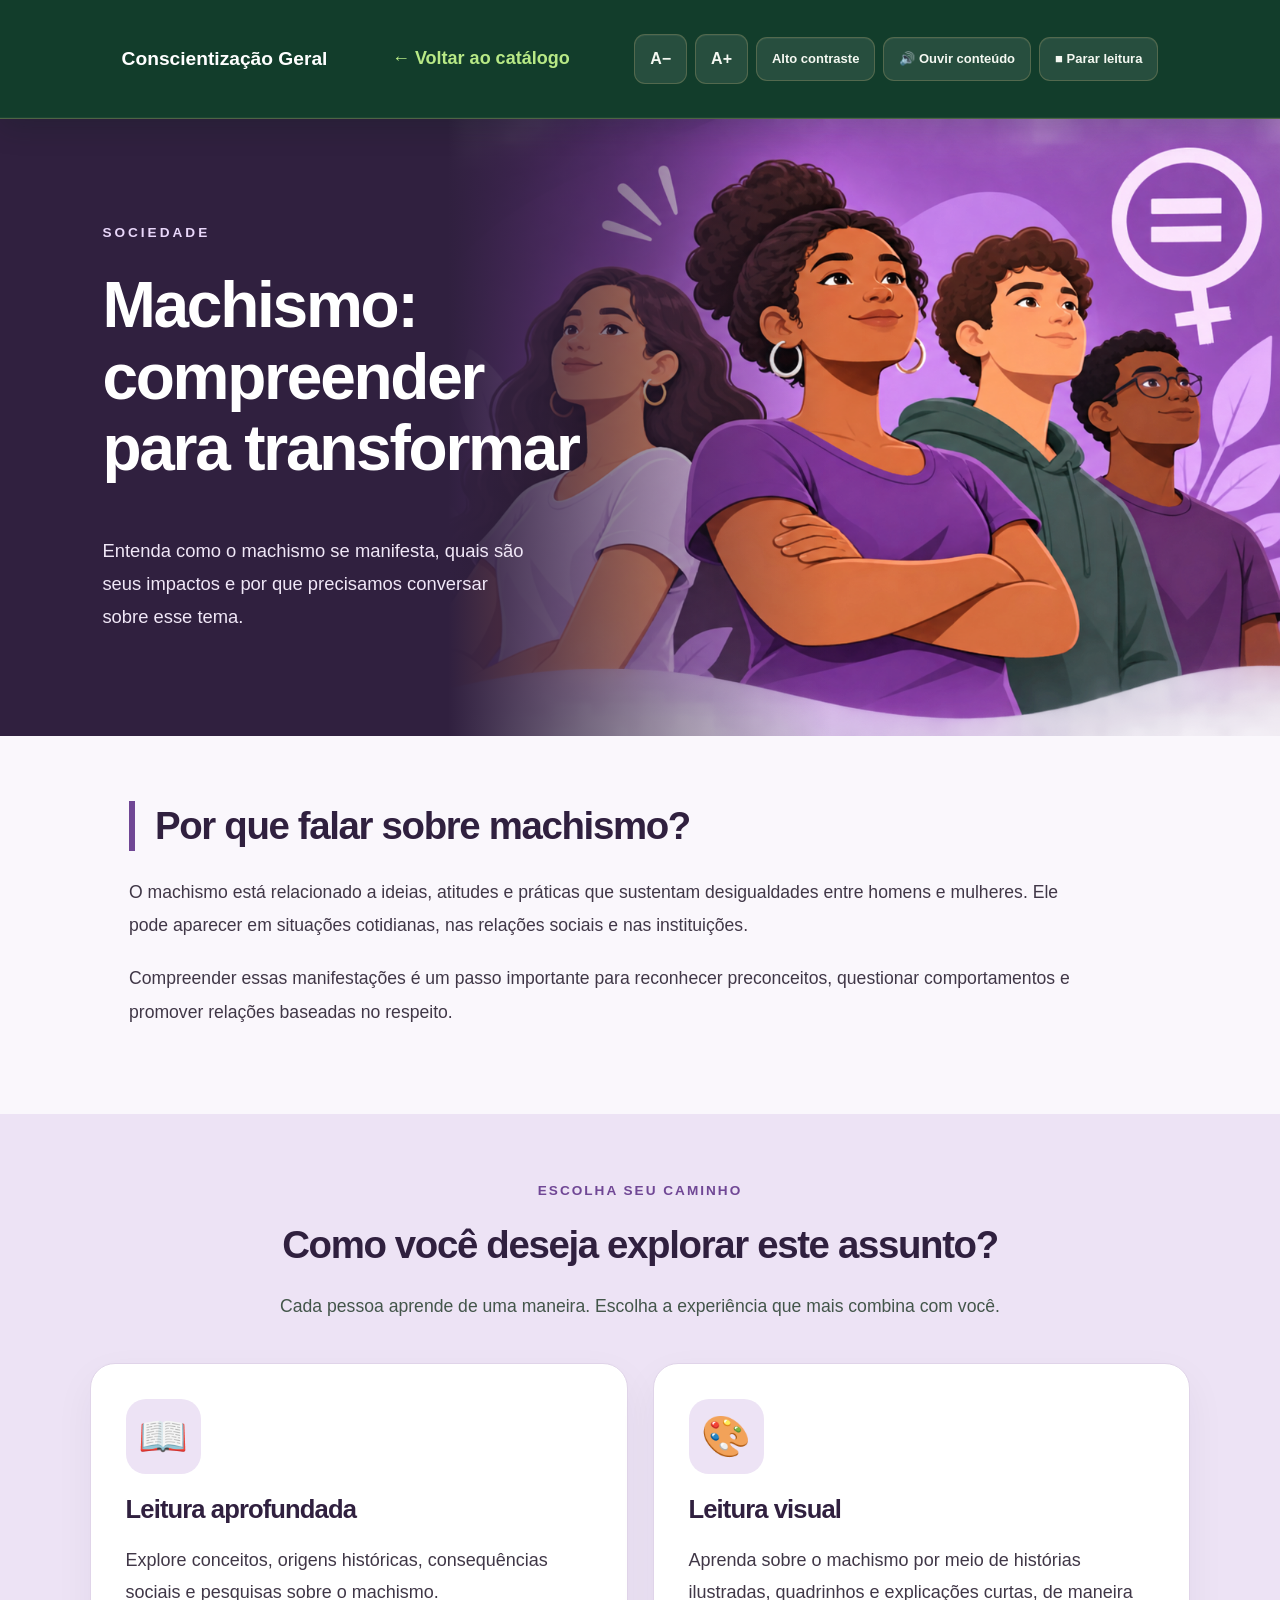
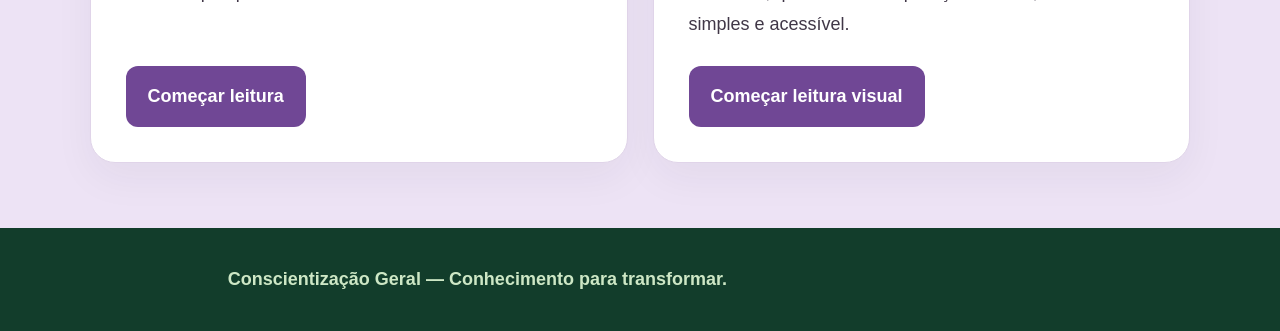
<file: assuntos/machismo.html>
<!doctype html>
<html lang="pt-BR">
  <head>
    <meta charset="UTF-8" />
    <meta name="viewport" content="width=device-width, initial-scale=1.0" />

    <meta
      name="description"
      content="Aprenda sobre o machismo, suas manifestações e seus impactos na sociedade."
    />

    <title>Machismo | Conscientização Geral</title>

    <link rel="stylesheet" href="../style.css" />
    <link rel="stylesheet" href="../statics/css/machismo.css" />
    <link rel="stylesheet" href="../statics/css/machismo-visual.css" />
    <link rel="stylesheet" href="../statics/css/acessibilidade.css" />
  </head>

  <body>
    <a href="#conteudo" class="pular-conteudo"> Pular para o conteúdo </a>

    <header class="cabecalho-assunto">
      <nav aria-label="Navegação principal">
        <a href="../index.html" class="logo-assunto"> Conscientização Geral </a>

        <a href="../index.html#explorar" class="voltar-portal">
          ← Voltar ao catálogo
        </a>
        <div
          class="acessibilidade"
          role="group"
          aria-label="Recursos de acessibilidade"
        >
          <button
            type="button"
            id="diminuirFonte"
            aria-label="Diminuir tamanho do texto"
          >
            A−
          </button>

          <button
            type="button"
            id="aumentarFonte"
            aria-label="Aumentar tamanho do texto"
          >
            A+
          </button>

          <button type="button" id="contraste" aria-pressed="false">
            Alto contraste
          </button>

          <button type="button" id="ouvirPagina">🔊 Ouvir conteúdo</button>

          <button type="button" id="pararLeitura">■ Parar leitura</button>
        </div>
      </nav>
    </header>

    <main id="conteudo">
      <section class="apresentacao-assunto" aria-labelledby="titulo-assunto">
        <p class="categoria-assunto">SOCIEDADE</p>

        <h1 id="titulo-assunto">Machismo: compreender para transformar</h1>

        <p class="descricao-assunto">
          Entenda como o machismo se manifesta, quais são seus impactos e por
          que precisamos conversar sobre esse tema.
        </p>
      </section>

      <section class="introducao-assunto" aria-labelledby="introducao-titulo">
        <h2 id="introducao-titulo">Por que falar sobre machismo?</h2>

        <p>
          O machismo está relacionado a ideias, atitudes e práticas que
          sustentam desigualdades entre homens e mulheres. Ele pode aparecer em
          situações cotidianas, nas relações sociais e nas instituições.
        </p>

        <p>
          Compreender essas manifestações é um passo importante para reconhecer
          preconceitos, questionar comportamentos e promover relações baseadas
          no respeito.
        </p>
      </section>

      <section
        class="modalidades-machismo"
        aria-labelledby="titulo-modalidades"
      >
        <div class="modalidades-cabecalho">
          <span class="modalidades-etiqueta"> ESCOLHA SEU CAMINHO </span>

          <h2 id="titulo-modalidades">
            Como você deseja explorar este assunto?
          </h2>

          <p>
            Cada pessoa aprende de uma maneira. Escolha a experiência que mais
            combina com você.
          </p>
        </div>

        <div class="modalidades-grid">
          <!-- CARTÃO 1 -->

          <article class="modalidade-card">
            <span class="modalidade-icone" aria-hidden="true">📖</span>

            <h3>Leitura aprofundada</h3>

            <p>
              Explore conceitos, origens históricas, consequências sociais e
              pesquisas sobre o machismo.
            </p>

            <button
              type="button"
              id="abrirLeituraMachismo"
              class="botao-modalidade"
            >
              Começar leitura
            </button>
          </article>

          <!-- CARTÃO 2 -->

          <article class="modalidade-card">
            <span class="modalidade-icone" aria-hidden="true">🎨</span>

            <h3>Leitura visual</h3>

            <p>
              Aprenda sobre o machismo por meio de histórias ilustradas,
              quadrinhos e explicações curtas, de maneira simples e acessível.
            </p>
            <button
              type="button"
              id="abrirVisualMachismo"
              class="botao-modalidade"
            >
              Começar leitura visual
            </button>
          </article>
        </div>
      </section>

      <!-- LEITURA COMPLETA SOBRE MACHISMO -->

      <section
        id="leituraAprofundada"
        class="leitura-machismo"
        aria-labelledby="titulo-leitura"
        hidden
      >
        <div class="leitura-container">
          <div class="leitura-topo">
            <span class="leitura-etiqueta"> SOCIEDADE · LEITURA COMPLETA </span>

            <h2 id="titulo-leitura">Compreendendo o machismo</h2>

            <p class="leitura-descricao">
              Explore os conceitos, as origens e as manifestações do machismo na
              sociedade.
            </p>
          </div>

          <!-- GUIA DE LEITURA -->

          <nav class="indice-machismo" aria-label="Índice da leitura completa">
            <div class="indice-cabecalho">
              <span class="indice-etiqueta"> GUIA DE LEITURA </span>

              <h3>Neste conteúdo</h3>

              <p>Explore os temas no seu próprio ritmo.</p>
            </div>

            <ol class="indice-lista">
              <li><a href="#conceito-machismo">O que é machismo?</a></li>
              <li><a href="#cotidiano-machismo">Machismo no cotidiano</a></li>
              <li><a href="#dados-machismo">Machismo em números</a></li>
              <li>
                <a href="#impactos-machismo">Por que falar sobre isso?</a>
              </li>
              <li><a href="#combate-machismo">Como combater o machismo?</a></li>
              <li><a href="#apoio-machismo">Onde buscar ajuda?</a></li>
              <li><a href="#reflexao-machismo">Reflexão final</a></li>
              <li><a href="#fontes-machismo">Fontes e referências</a></li>
            </ol>
          </nav>

          <!-- CONTEÚDO EDUCATIVO -->

          <article class="leitura-artigo">
            <h3 id="conceito-machismo">O que é machismo?</h3>

            <p>
              O machismo é um conjunto de ideias, atitudes e comportamentos que
              atribuem aos homens uma posição de superioridade em relação às
              mulheres. Está associado à desigualdade de gênero e pode
              influenciar a maneira como as pessoas são tratadas na família, na
              escola, no trabalho e na sociedade.
            </p>

            <p>
              Ao longo da história, diferentes sociedades estabeleceram
              expectativas sobre como homens e mulheres deveriam se comportar.
              Algumas dessas expectativas limitaram a liberdade feminina,
              restringindo oportunidades de estudo, trabalho, participação
              política e autonomia pessoal.
            </p>

            <p>
              Embora muitas conquistas tenham ampliado os direitos das mulheres,
              práticas discriminatórias ainda estão presentes no cotidiano.
            </p>

            <h3 id="cotidiano-machismo">Machismo no cotidiano</h3>

            <p>
              O machismo nem sempre aparece de maneira explícita. Também pode
              estar presente em comentários, brincadeiras, julgamentos e
              comportamentos que reforçam desigualdades.
            </p>

            <h4>Na família</h4>
            <p>
              Quando as tarefas domésticas e os cuidados com os filhos são
              considerados responsabilidades exclusivas das mulheres, mesmo
              quando todos os integrantes da família poderiam compartilhar essas
              atividades.
            </p>

            <h4>No trabalho</h4>
            <p>
              Quando mulheres enfrentam preconceitos sobre suas capacidades
              profissionais, dificuldades de promoção ou discriminação salarial
              por causa do gênero.
            </p>

            <h4>Na escola</h4>
            <p>
              Quando meninas são desencorajadas a participar de atividades
              científicas, esportivas ou tecnológicas por causa de estereótipos
              de gênero.
            </p>

            <h4>Nos relacionamentos</h4>
            <p>
              Quando uma pessoa tenta controlar as roupas, amizades, decisões ou
              a liberdade de sua parceira. Comportamentos controladores não
              devem ser confundidos com demonstrações de amor.
            </p>

            <h3 id="dados-machismo">Machismo em números</h3>

            <p>
              Indicadores nacionais ajudam a compreender a dimensão da violência
              contra mulheres e das desigualdades de gênero no Brasil.
            </p>

            <div class="machismo-estatisticas">
              <div class="machismo-dado">
                <strong>1.571</strong>
                <h4>Feminicídios em 2025</h4>
                <p>
                  Mulheres vítimas de feminicídio no Brasil, aproximadamente 4,3
                  por dia.
                </p>
                <small>Fonte: FBSP, 20º Anuário, 2026.</small>
              </div>

              <div class="machismo-dado">
                <strong>4.189</strong>
                <h4>Tentativas de feminicídio em 2025</h4>
                <p>
                  Mulheres sobreviventes de tentativas registradas, aumento de
                  5,9% em relação a 2024.
                </p>
                <small>Fonte: FBSP, 20º Anuário, 2026.</small>
              </div>

              <div class="machismo-dado">
                <strong>21,3%</strong>
                <h4>Desigualdade de remuneração</h4>
                <p>
                  Diferença média de remuneração entre mulheres e homens nas
                  empresas privadas analisadas com 100 ou mais empregados.
                </p>
                <small>Fonte: MTE, 5º Relatório, 2026.</small>
              </div>
            </div>

            <p>
              Os indicadores possuem metodologias e períodos de referência
              próprios. Eles não significam que todos os episódios tenham uma
              única causa, mas ajudam a compreender a extensão da violência de
              gênero e das desigualdades existentes.
            </p>

            <h3 id="impactos-machismo">Por que falar sobre isso?</h3>

            <p>
              A desigualdade de gênero pode afetar a segurança das mulheres, sua
              independência financeira, suas relações pessoais e sua
              participação nas decisões da sociedade.
            </p>

            <p>
              Promover a igualdade não significa colocar mulheres acima dos
              homens. Significa reconhecer que todas as pessoas devem ter seus
              direitos respeitados e oportunidades justas, independentemente do
              gênero.
            </p>

            <h3 id="combate-machismo">Como combater o machismo?</h3>

            <p>
              O enfrentamento do machismo começa pela educação e pela reflexão
              sobre comportamentos cotidianos. Compartilhar responsabilidades
              domésticas, respeitar decisões individuais, questionar comentários
              discriminatórios e incentivar oportunidades iguais são atitudes
              importantes.
            </p>

            <p>
              Escolas, famílias, empresas e instituições públicas também
              desempenham um papel fundamental na prevenção da violência, no
              combate à discriminação e na proteção dos direitos.
            </p>

            <h3 id="apoio-machismo">Onde buscar ajuda?</h3>

            <p>
              Pessoas que vivenciam ou presenciam situações de violência contra
              mulheres podem procurar serviços de proteção e orientação.
            </p>

            <p>
              <strong>Ligue 180:</strong> Central de Atendimento à Mulher, que
              oferece informações, orientações e encaminhamento de denúncias.
            </p>

            <p>
              <strong>Polícia Militar — 190:</strong> para situações de
              emergência que exigem atendimento policial imediato.
            </p>

            <h3 id="reflexao-machismo">Uma reflexão final</h3>

            <p>
              Combater o machismo não é apenas evitar atitudes violentas. É
              reconhecer preconceitos, questionar desigualdades e contribuir
              para uma sociedade em que mulheres possam estudar, trabalhar,
              participar e fazer suas escolhas com liberdade e segurança.
            </p>

            <p>
              A conscientização é um passo importante para transformar
              comportamentos e construir relações baseadas no respeito.
            </p>

            <h3 id="fontes-machismo">Fontes e referências</h3>

            <p>
              Os dados apresentados foram reunidos a partir de publicações de
              instituições brasileiras de pesquisa e órgãos públicos.
            </p>

            <ul class="machismo-fontes">
              <li>
                <a
                  href="https://publicacoes.forumseguranca.org.br/handle/fbsp/305"
                  target="_blank"
                  rel="noopener noreferrer"
                >
                  Fórum Brasileiro de Segurança Pública — 20º Anuário, 2026
                </a>
              </li>

              <li>
                <a
                  href="https://www.gov.br/mulheres/pt-br/acesso-a-informacao/acoes-e-programas/plano-nacional-de-igualdade-salarial-e-laboral/relatorio-de-transparencia-salarial"
                  target="_blank"
                  rel="noopener noreferrer"
                >
                  Ministério das Mulheres — Relatórios de Transparência Salarial
                </a>
              </li>
            </ul>

            <p>
              <small>
                Conteúdo educativo em desenvolvimento. Os dados estatísticos
                referem-se aos períodos indicados em cada levantamento.
              </small>
            </p>
          </article>

          <a href="#titulo-modalidades" class="voltar-modalidades">
            ← Voltar às modalidades
          </a>
        </div>
      </section>

      <section
        id="leituraVisualMachismo"
        class="visual-machismo"
        aria-labelledby="visualTitulo"
        hidden
      >
        <div class="visual-container">
          <span class="visual-etiqueta">SOCIEDADE · LEITURA VISUAL</span>
          <h2 id="visualTitulo">Histórias para ver e entender</h2>
          <p class="visual-introducao">
            Cinco histórias curtas sobre respeito e igualdade. Veja os desenhos,
            leia poucas palavras ou ouça a história.
          </p>
          <nav
            class="visual-menu"
            aria-label="Escolha uma história"
            id="visualMenu"
          ></nav>
          <div class="visual-painel" id="visualPainel" aria-live="off">
            <div class="visual-progresso" id="visualProgresso"></div>
            <h3 id="visualHistoriaTitulo"></h3>
            <div class="visual-quadro" id="visualQuadro">
              <div class="visual-cenario" id="visualCenario" role="img"></div>
              <div class="visual-fala" id="visualFala"></div>
              <p class="visual-legenda" id="visualLegenda"></p>
            </div>
            <div class="visual-controles">
              <button type="button" id="visualAnterior">← Voltar cena</button>
              <button type="button" id="visualOuvir">🔊 Ouvir cena</button>
              <button type="button" id="visualParar">■ Parar áudio</button>
              <button type="button" id="visualProximo">Próxima cena →</button>
            </div>
            <p class="visual-ajuda">
              Use os botões para avançar no seu ritmo. O áudio é opcional.
            </p>
          </div>
          <button
            type="button"
            id="visualVoltarModalidades"
            class="visual-retornar"
          >
            ← Voltar às modalidades
          </button>
        </div>
      </section>
    </main>

    <footer class="rodape-assunto">
      <p>Conscientização Geral — Conhecimento para transformar.</p>
    </footer>
    <script src="../statics/js/machismo.js" defer></script>
    <script src="../statics/js/acessibilidade.js" defer></script>
  </body>
</html>
</file>
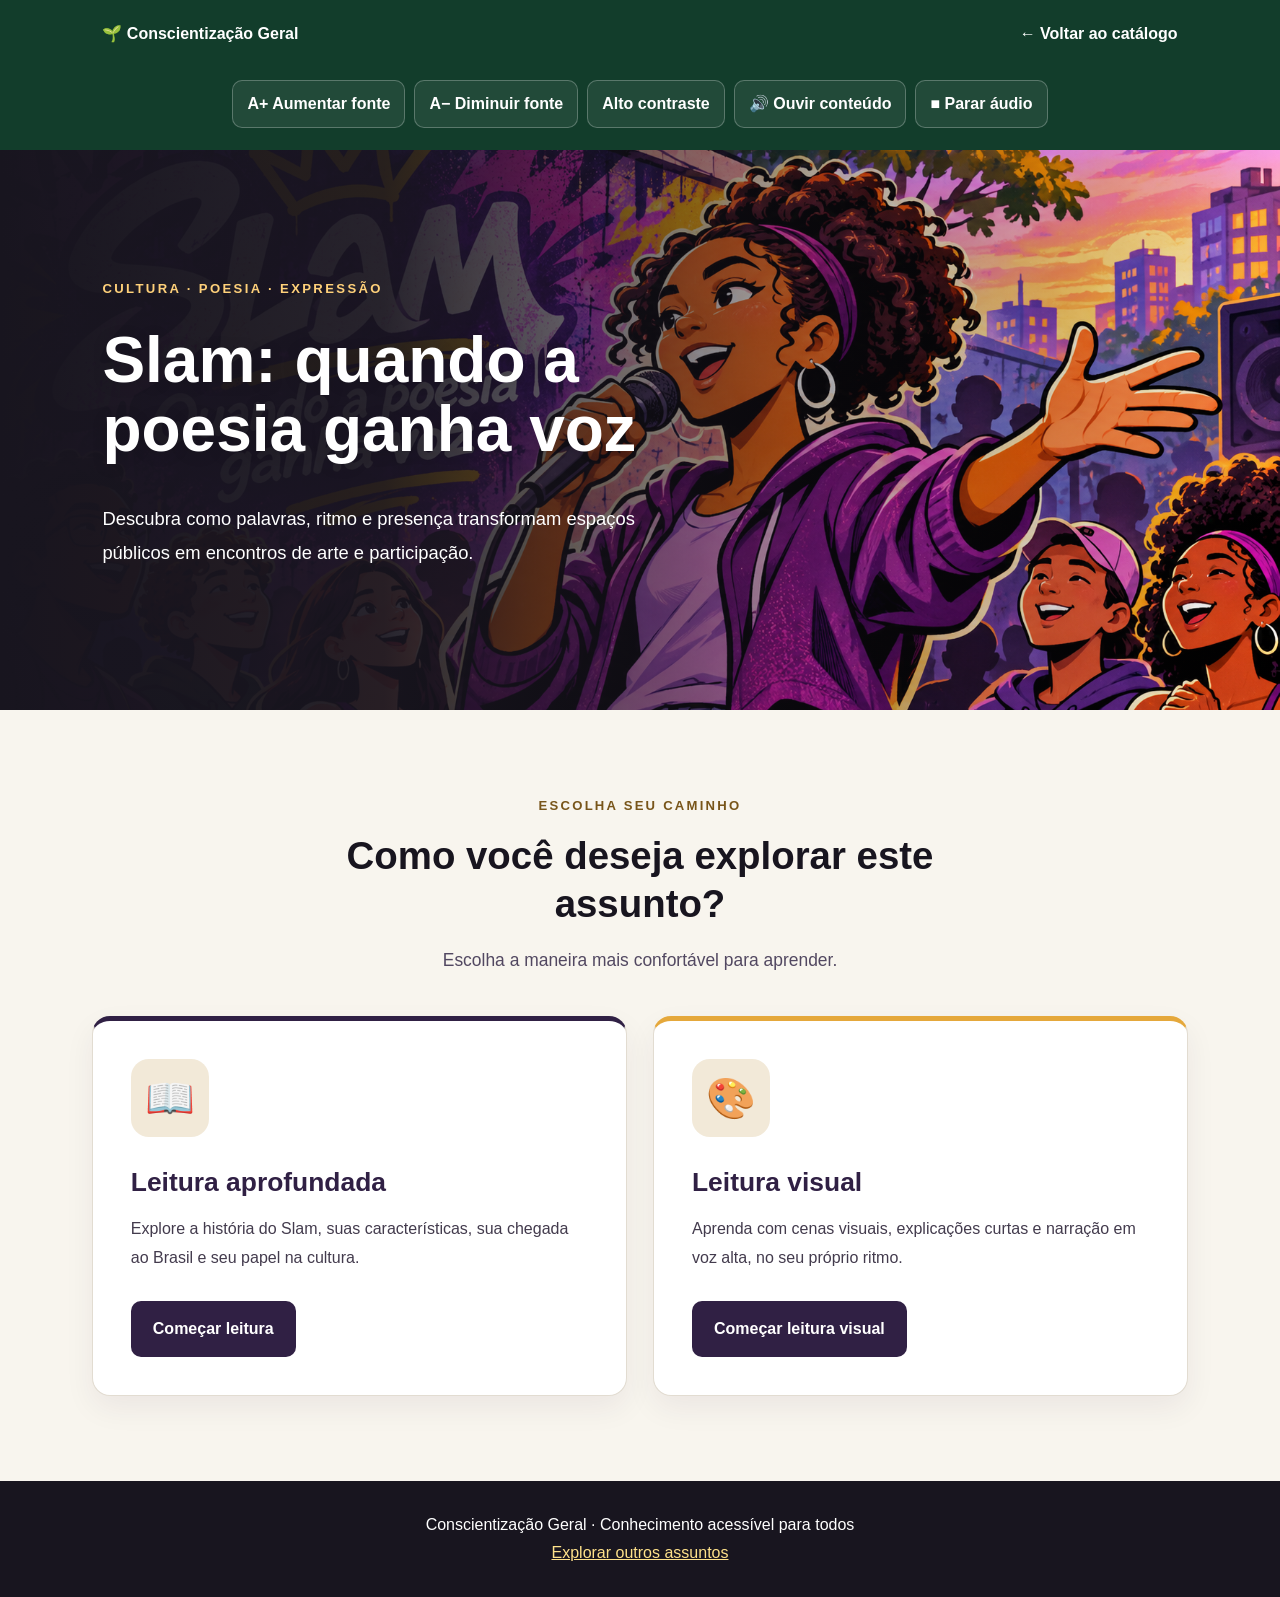
<file: assuntos/slam.html>
<!doctype html>
<html lang="pt-BR">
  <head>
    <meta charset="UTF-8" />
    <meta name="viewport" content="width=device-width,initial-scale=1" />
    <meta
      name="description"
      content="Conheça o Slam com leitura aprofundada e leitura visual acessível."
    />
    <title>Slam | Conscientização Geral</title>
    <link rel="stylesheet" href="../statics/css/slam.css" />
  </head>
  <body>
    <a class="skip" href="#conteudo">Pular para o conteúdo</a>
    <header class="slam-topo">
      <a href="../index.html">🌱 Conscientização Geral</a
      ><a href="../index.html#explorar">← Voltar ao catálogo</a>
    </header>
    <div class="slam-tools" aria-label="Ferramentas de acessibilidade">
      <button id="aumentarFonte" type="button">A+ Aumentar fonte</button
      ><button id="diminuirFonte" type="button">A− Diminuir fonte</button
      ><button id="contraste" type="button" aria-pressed="false">
        Alto contraste</button
      ><button id="ouvirPagina" type="button">🔊 Ouvir conteúdo</button
      ><button id="pararAudio" type="button">■ Parar áudio</button>
    </div>
    <main id="conteudo">
      <div class="slam-hero">
        <span>CULTURA · POESIA · EXPRESSÃO</span>
        <h1>Slam: quando a poesia ganha voz</h1>
        <p>
          Descubra como palavras, ritmo e presença transformam espaços públicos
          em encontros de arte e participação.
        </p>
      </div>
      <section id="modalidades" class="modos" aria-labelledby="titulo-modos">
        <span class="modos-etiqueta">ESCOLHA SEU CAMINHO</span>
        <h2 id="titulo-modos">Como você deseja explorar este assunto?</h2>
        <p>Escolha a maneira mais confortável para aprender.</p>
        <div class="modo-grid">
          <article class="modo-card">
            <div class="modo-icone" aria-hidden="true">📖</div>
            <h3>Leitura aprofundada</h3>
            <p>
              Explore a história do Slam, suas características, sua chegada ao
              Brasil e seu papel na cultura.
            </p>
            <button class="acao" id="abrirCompleta" type="button">
              Começar leitura
            </button>
          </article>
          <article class="modo-card">
            <div class="modo-icone" aria-hidden="true">🎨</div>
            <h3>Leitura visual</h3>
            <p>
              Aprenda com cenas visuais, explicações curtas e narração em voz
              alta, no seu próprio ritmo.
            </p>
            <button class="acao" id="abrirVisual" type="button">
              Começar leitura visual
            </button>
          </article>
        </div>
      </section>

      <section id="leituraCompleta" hidden aria-label="Leitura aprofundada">
        <article class="slam-pagina">
          <header class="slam-leitura-topo">
            <span>CULTURA · LEITURA APROFUNDADA</span>

            <h2>Muito além das palavras</h2>

            <p>
              Conheça a história da poesia falada, sua força como expressão
              artística e seu papel na transformação da sociedade.
            </p>
          </header>

          <!-- ÍNDICE -->

          <nav class="slam-indice" aria-label="Índice do conteúdo">
            <span class="indice-etiqueta">GUIA DE LEITURA</span>

            <h2>Explore o conteúdo</h2>

            <p>Escolha por onde deseja começar.</p>

            <div class="slam-indice-grid">
              <a href="#o-que-e">
                <span>01 · CONCEITO</span>
                <strong>O que é Slam?</strong>
                <small>Conheça a poesia falada.</small>
              </a>

              <a href="#como-funciona">
                <span>02 · REGRAS</span>
                <strong>Como funciona?</strong>
                <small>Entenda as batalhas de poesia.</small>
              </a>

              <a href="#origem">
                <span>03 · HISTÓRIA</span>
                <strong>As origens do movimento</strong>
                <small>De Chicago para o mundo.</small>
              </a>

              <a href="#brasil">
                <span>04 · CULTURA BRASILEIRA</span>
                <strong>Slam no Brasil</strong>
                <small>Conheça sua trajetória no país.</small>
              </a>

              <a href="#importancia">
                <span>05 · SOCIEDADE</span>
                <strong>Importância social</strong>
                <small>A poesia como transformação.</small>
              </a>

              <a href="#diferencas">
                <span>06 · EXPRESSÕES ARTÍSTICAS</span>
                <strong>Slam, rap e rimas</strong>
                <small>Entenda suas diferenças.</small>
              </a>

              <a href="#poesia">
                <span>07 · LITERATURA</span>
                <strong>A construção de um poema</strong>
                <small>Conheça os recursos poéticos.</small>
              </a>

              <a href="#escola">
                <span>08 · EDUCAÇÃO</span>
                <strong>Slam na escola</strong>
                <small>Aprendizado por meio da arte.</small>
              </a>

              <a href="#participar">
                <span>09 · PARTICIPAÇÃO</span>
                <strong>Sua voz também importa</strong>
                <small>Descubra como participar.</small>
              </a>

              <a href="#fontes-slam">
                <span>10 · PESQUISA</span>
                <strong>Fontes e referências</strong>
                <small>Aprofunde seus conhecimentos.</small>
              </a>
            </div>
          </nav>

          <div class="slam-conteudo">
            <!-- CONCEITO -->

            <section id="o-que-e">
              <span class="slam-capitulo">CAPÍTULO 01</span>

              <h2>O que é Slam?</h2>

              <p class="slam-abertura">
                O Slam, também conhecido como poetry slam, é uma manifestação
                artística que reúne poesia, oralidade, interpretação e
                participação coletiva.
              </p>

              <p>
                Diferentemente da poesia destinada exclusivamente à leitura, o
                Slam valoriza a apresentação diante de um público. A voz, os
                gestos, as pausas e as expressões corporais ajudam a construir o
                significado dos poemas.
              </p>

              <p>
                Os participantes, conhecidos como slammers, apresentam textos de
                sua própria autoria. Suas poesias podem abordar experiências
                pessoais, sentimentos, identidade, relações humanas,
                desigualdades, sonhos e diferentes aspectos da sociedade.
              </p>

              <p>
                Embora geralmente organizado como uma competição, o Slam também
                funciona como espaço de convivência, criatividade, escuta e
                compartilhamento de experiências.
              </p>

              <figure class="slam-ilustracao">
                <img
                  src="../statics/img/slam/historia-01.png"
                  alt="História ilustrada sobre uma jovem que descobre a poesia falada."
                  loading="lazy"
                />
                <figcaption>
                  A poesia pode ocupar ruas, praças, escolas e diferentes
                  espaços culturais.
                </figcaption>
              </figure>

              <div class="slam-destaque">
                <strong>Para lembrar</strong>
                <p>
                  O Slam não exige que todas as poesias tenham rimas. O
                  importante é a criação autoral e a maneira como o texto é
                  apresentado e compartilhado.
                </p>
              </div>
            </section>

            <!-- FUNCIONAMENTO -->

            <section id="como-funciona">
              <span class="slam-capitulo">CAPÍTULO 02</span>

              <h2>Como funciona uma batalha de Slam?</h2>

              <p>
                Uma batalha de Slam reúne poetas que apresentam suas criações
                diante de uma plateia. Os regulamentos podem variar conforme o
                evento, mas alguns princípios são comuns.
              </p>

              <div class="slam-regras">
                <article>
                  <span>01</span>
                  <h3>Autoria</h3>
                  <p>O poema deve ser criado pelo próprio participante.</p>
                </article>

                <article>
                  <span>02</span>
                  <h3>Tempo</h3>
                  <p>
                    Em muitos eventos, cada apresentação possui um limite de
                    três minutos.
                  </p>
                </article>

                <article>
                  <span>03</span>
                  <h3>Performance</h3>
                  <p>
                    A apresentação normalmente utiliza a voz e o corpo, sem
                    acompanhamento musical ou adereços cênicos.
                  </p>
                </article>

                <article>
                  <span>04</span>
                  <h3>Júri popular</h3>
                  <p>
                    Pessoas escolhidas entre a plateia atribuem notas às
                    apresentações.
                  </p>
                </article>
              </div>

              <h3>O papel do público</h3>

              <p>
                A plateia não é apenas observadora. Suas reações, sua escuta e
                sua participação contribuem para a atmosfera do encontro. Em
                muitas batalhas, integrantes do próprio público são convidados a
                avaliar os poemas.
              </p>

              <p>
                A competição oferece uma estrutura para o evento, mas a
                experiência cultural não se resume à vitória ou à pontuação.
              </p>
            </section>

            <!-- HISTÓRIA -->

            <section id="origem">
              <span class="slam-capitulo">CAPÍTULO 03</span>

              <h2>De onde surgiu o Slam?</h2>

              <p>
                A poesia oral existe há milhares de anos em diferentes culturas.
                Entretanto, o formato competitivo contemporâneo conhecido como
                poetry slam desenvolveu-se nos Estados Unidos durante a década
                de 1980.
              </p>

              <p>
                O poeta Marc Kelly Smith buscava tornar os encontros de poesia
                mais dinâmicos e próximos do público, questionando a ideia de
                que a literatura deveria estar restrita a determinados espaços
                sociais.
              </p>

              <div class="slam-linha-tempo">
                <article>
                  <span>1984</span>
                  <h3>As primeiras experiências</h3>
                  <p>
                    Marc Kelly Smith organiza encontros de poesia em Chicago.
                  </p>
                </article>

                <article>
                  <span>1986</span>
                  <h3>O nascimento do Poetry Slam</h3>
                  <p>
                    O Green Mill, em Chicago, torna-se um importante marco do
                    desenvolvimento das batalhas de poesia.
                  </p>
                </article>

                <article>
                  <span>Décadas seguintes</span>
                  <h3>Expansão internacional</h3>
                  <p>
                    O formato se espalha por diferentes países, incorporando
                    características culturais de cada comunidade.
                  </p>
                </article>

                <article>
                  <span>2008</span>
                  <h3>O primeiro Slam brasileiro</h3>
                  <p>
                    Surge o ZAP! Slam, em São Paulo, inaugurando uma nova etapa
                    da poesia falada no Brasil.
                  </p>
                </article>

                <article>
                  <span>2012</span>
                  <h3>A poesia ocupa as ruas</h3>
                  <p>
                    O Slam da Guilhermina fortalece as batalhas em espaços
                    públicos da Zona Leste de São Paulo.
                  </p>
                </article>
              </div>
            </section>

            <!-- BRASIL -->

            <section id="brasil">
              <span class="slam-capitulo">CAPÍTULO 04</span>

              <h2>O Slam no Brasil</h2>

              <p>
                Em 2008, a artista e pesquisadora Roberta Estrela D’Alva,
                juntamente com o coletivo Núcleo Bartolomeu de Depoimentos,
                organizou o primeiro Slam brasileiro.
              </p>

              <p>
                O evento recebeu o nome de ZAP! — Zona Autônoma da Palavra — e
                tornou-se uma referência para a expansão do movimento no país.
              </p>

              <p>
                A poesia falada encontrou no Brasil um ambiente de diálogo com a
                cultura hip-hop, os saraus, a literatura periférica e diversas
                tradições de expressão oral.
              </p>

              <h3>Conheça algumas referências</h3>

              <div class="slam-referencias-culturais">
                <article>
                  <h3>Roberta Estrela D’Alva</h3>
                  <p>
                    Artista, poeta e pesquisadora pioneira na introdução do
                    Poetry Slam no Brasil.
                  </p>
                </article>

                <article>
                  <h3>ZAP! Slam</h3>
                  <p>
                    Primeira batalha brasileira, organizada em São Paulo no ano
                    de 2008.
                  </p>
                </article>

                <article>
                  <h3>Slam da Guilhermina</h3>
                  <p>
                    Movimento iniciado em 2012, com forte presença nos espaços
                    públicos da periferia paulistana.
                  </p>
                </article>

                <article>
                  <h3>Slam Resistência</h3>
                  <p>
                    Coletivo que relaciona poesia, participação cidadã e
                    reflexão sobre questões sociais.
                  </p>
                </article>
              </div>

              <figure class="slam-ilustracao">
                <img
                  src="../statics/img/slam/historia-04.png"
                  alt="História ilustrada sobre a origem e a expansão do Slam."
                  loading="lazy"
                />
                <figcaption>
                  Uma manifestação artística que atravessa fronteiras e encontra
                  novas identidades.
                </figcaption>
              </figure>
            </section>

            <!-- IMPORTÂNCIA SOCIAL -->

            <section id="importancia">
              <span class="slam-capitulo">CAPÍTULO 05</span>

              <h2>A importância cultural e social do Slam</h2>

              <p>
                O Slam contribui para ampliar o acesso à cultura e à produção
                literária. Ao ocupar espaços públicos e comunitários, pode
                aproximar a poesia de pessoas que não frequentam ambientes
                culturais tradicionais.
              </p>

              <h3>Representatividade e identidade</h3>

              <p>
                A poesia autoral permite que pessoas compartilhem suas próprias
                experiências, valorizando suas histórias, identidades,
                comunidades e diferentes perspectivas sobre o mundo.
              </p>

              <h3>Conscientização social</h3>

              <p>
                Muitos poemas abordam questões como racismo, machismo,
                desigualdade econômica, violência, preconceito e exclusão
                social. Essas apresentações podem estimular debates e incentivar
                a reflexão crítica.
              </p>

              <h3>Liberdade artística</h3>

              <p>
                O Slam também acolhe poemas sobre amor, humor, amizade,
                natureza, memória, descobertas e sonhos. Não existe uma
                obrigação de abordar questões políticas ou denunciar injustiças.
              </p>

              <h3>Escuta e respeito</h3>

              <p>
                Conhecer realidades diferentes da nossa pode favorecer a empatia
                e a compreensão. Para isso, é fundamental respeitar quem
                apresenta e valorizar a diversidade das experiências humanas.
              </p>

              <div class="slam-destaque">
                <strong>Arte e transformação</strong>
                <p>
                  A poesia não resolve sozinha os problemas da sociedade, mas
                  pode contribuir para dar visibilidade a experiências,
                  questionar preconceitos e incentivar mudanças.
                </p>
              </div>
            </section>

            <!-- COMPARAÇÃO -->

            <section id="diferencas">
              <span class="slam-capitulo">CAPÍTULO 06</span>

              <h2>Slam, rap e batalha de rimas</h2>

              <p>
                Essas manifestações compartilham elementos como criatividade,
                expressão oral e cultura urbana, mas possuem características
                próprias.
              </p>

              <div class="slam-comparacao">
                <article>
                  <span>POESIA FALADA</span>
                  <h3>Slam</h3>
                  <p>
                    Apresentação de poemas autorais, geralmente preparados
                    anteriormente e declamados sem acompanhamento musical.
                  </p>
                </article>

                <article>
                  <span>EXPRESSÃO MUSICAL</span>
                  <h3>Rap</h3>
                  <p>
                    Manifestação musical que utiliza versos ritmados,
                    interpretação vocal e, frequentemente, batidas
                    instrumentais.
                  </p>
                </article>

                <article>
                  <span>IMPROVISAÇÃO</span>
                  <h3>Batalha de rimas</h3>
                  <p>
                    Disputa artística que frequentemente envolve improvisação,
                    criatividade verbal e respostas entre participantes.
                  </p>
                </article>
              </div>

              <p>
                Essas características não são fronteiras absolutas. Artistas
                podem transitar entre diferentes linguagens e combinar suas
                influências criativas.
              </p>
            </section>

            <!-- CONSTRUÇÃO POÉTICA -->

            <section id="poesia">
              <span class="slam-capitulo">CAPÍTULO 07</span>

              <h2>Como se constrói uma poesia de Slam?</h2>

              <p>
                A criação de um poema começa com uma ideia, um sentimento, uma
                observação ou uma experiência que o autor deseja compartilhar.
              </p>

              <div class="slam-regras">
                <article>
                  <h3>Ritmo</h3>
                  <p>
                    A organização dos sons, palavras e pausas durante a
                    apresentação.
                  </p>
                </article>

                <article>
                  <h3>Metáfora</h3>
                  <p>
                    O uso de imagens e sentidos figurados para expressar ideias.
                  </p>
                </article>

                <article>
                  <h3>Repetição</h3>
                  <p>Repetir palavras ou versos para reforçar uma mensagem.</p>
                </article>

                <article>
                  <h3>Entonação</h3>
                  <p>
                    Variar a intensidade e a expressão da voz para transmitir
                    sentimentos.
                  </p>
                </article>
              </div>

              <div class="slam-poema">
                <span>EXEMPLO POÉTICO AUTORAL</span>

                <h3>Minha voz</h3>

                <p>
                  Minha voz não cabe no silêncio,<br />
                  nem meus sonhos numa gaveta.<br />
                  Cada palavra que eu escrevo<br />
                  pode abrir uma porta secreta.
                </p>

                <p>
                  Se o mundo não escuta minha história,<br />
                  eu faço da palavra um caminho.<br />
                  Porque quando uma voz encontra outra,<br />
                  ninguém precisa falar sozinho.
                </p>

                <small>
                  Poema original criado para fins educativos no Conscientização
                  Geral.
                </small>
              </div>

              <p>
                Nesse exemplo, a voz representa a expressão pessoal. A porta e o
                caminho funcionam como metáforas de oportunidades e
                possibilidades de comunicação.
              </p>
            </section>

            <!-- ESCOLA -->

            <section id="escola">
              <span class="slam-capitulo">CAPÍTULO 08</span>

              <h2>O Slam como ferramenta de educação</h2>

              <p>
                No ambiente escolar, a poesia falada pode ser utilizada em
                atividades de Língua Portuguesa, Literatura, Artes, História e
                Ciências Humanas.
              </p>

              <p>
                Sua prática pode estimular a escrita criativa, a interpretação
                de textos, a argumentação, a expressão oral e a reflexão sobre
                diferentes realidades.
              </p>

              <h3>Como organizar um Slam escolar?</h3>

              <ol class="slam-etapas">
                <li>Apresente o movimento e sua história.</li>

                <li>Convide os estudantes a escrever poemas.</li>

                <li>Defina coletivamente as regras do encontro.</li>

                <li>Organize um espaço acessível para apresentações.</li>

                <li>Incentive a escuta respeitosa da plateia.</li>

                <li>Promova uma conversa sobre as experiências.</li>
              </ol>

              <div class="slam-destaque">
                <strong>Inclusão e acessibilidade</strong>
                <p>
                  A participação deve respeitar as necessidades de cada
                  estudante. É possível adaptar o tempo das apresentações,
                  utilizar Libras e outras formas de comunicação. Ninguém deve
                  ser obrigado a expor experiências pessoais.
                </p>
              </div>
            </section>

            <!-- PARTICIPAÇÃO -->

            <section id="participar">
              <span class="slam-capitulo">CAPÍTULO 09</span>

              <h2>Sua voz também importa</h2>

              <p>
                Não é necessário ser poeta profissional para começar a escrever.
                A poesia pode nascer de acontecimentos simples, lembranças,
                sentimentos e observações do cotidiano.
              </p>

              <p>
                Você pode conhecer o movimento assistindo a apresentações,
                procurando coletivos culturais ou participando de atividades
                escolares e comunitárias.
              </p>

              <p>
                Experimente escolher um assunto importante para você, escrever
                alguns versos e descobrir como deseja interpretá-los.
              </p>

              <div class="slam-reflexao">
                <span>CONVITE À REFLEXÃO</span>

                <h3>
                  Se você pudesse compartilhar uma mensagem com o mundo, qual
                  seria?
                </h3>

                <p>
                  Transforme essa ideia em palavras. Sua história também merece
                  espaço.
                </p>
              </div>
            </section>

            <!-- FONTES -->

            <section id="fontes-slam" class="slam-fonte">
              <span class="slam-capitulo">CAPÍTULO 10</span>

              <h2>Fontes e referências</h2>

              <p>
                Consulte estas referências para aprofundar seus conhecimentos
                sobre a poesia falada.
              </p>

              <div class="slam-biblioteca">
                <a
                  href="https://www.poetryfoundation.org/poets/marc-kelly-smith"
                  target="_blank"
                  rel="noopener noreferrer"
                >
                  <span>POETRY FOUNDATION</span>
                  <strong>Marc Kelly Smith</strong>
                  <p>Biografia do fundador do movimento Poetry Slam.</p>
                </a>

                <a
                  href="https://gerflint.fr/Base/Bresil9/estrela.pdf"
                  target="_blank"
                  rel="noopener noreferrer"
                >
                  <span>SYNERGIES BRÉSIL · 2011</span>
                  <strong>
                    Um microfone na mão e uma ideia na cabeça — o poetry slam
                    entra em cena
                  </strong>
                  <p>
                    Artigo de Roberta Estrela D’Alva sobre a trajetória do
                    movimento.
                  </p>
                </a>

                <a
                  href="https://www.scielo.br/j/elbc/a/4tDyMX8Dtz7qnBBCTP7RsQb/"
                  target="_blank"
                  rel="noopener noreferrer"
                >
                  <span>SCIELO · ARTIGO ACADÊMICO</span>
                  <strong>
                    Slam Resistência: poesia, cidadania e insurgência
                  </strong>
                  <p>Pesquisa sobre poesia falada e participação social.</p>
                </a>

                <a
                  href="https://revistas.ufrj.br/index.php/tm/article/view/52606"
                  target="_blank"
                  rel="noopener noreferrer"
                >
                  <span>UFRJ · REVISTA ACADÊMICA</span>
                  <strong>Vozes em Levante</strong>
                  <p>
                    Estudo sobre a voz, a performance poética e os espaços
                    socioculturais do Slam.
                  </p>
                </a>
              </div>
            </section>

            <button class="voltar" type="button" data-voltar>
              ← Voltar às modalidades
            </button>
          </div>
        </article>
      </section>
      <section
        id="leituraVisual"
        class="visual"
        hidden
        aria-labelledby="visualTitulo"
      >
        <p class="visual-etiqueta">CULTURA · LEITURA VISUAL</p>
        <h2 id="visualTitulo">Descubra o Slam em imagens</h2>
        <p>
          Avance pelas cenas no seu ritmo. Você pode ouvir a explicação quando
          quiser.
        </p>
        <div class="visual-progresso">
          <span id="visualContador">Cena 1 de 5</span>
          <div class="visual-trilho">
            <div id="visualBarra" class="visual-barra"></div>
          </div>
        </div>
        <article class="visual-cena">
          <div id="visualArte" class="visual-arte" aria-hidden="true"></div>
          <div class="visual-texto">
            <h3 id="visualCenaTitulo"></h3>
            <p id="visualCenaTexto"></p>
          </div>
        </article>
        <div class="visual-audio">
          <button id="ouvirCena" type="button">🔊 Ouvir cena</button
          ><button id="pararCena" type="button">■ Parar áudio</button>
        </div>
        <div class="visual-navegacao">
          <button id="visualAnterior" class="voltar" type="button">
            ← Anterior</button
          ><button id="visualProximo" class="acao" type="button">
            Próxima →
          </button>
        </div>
        <button class="voltar" type="button" data-voltar>
          ← Voltar às modalidades
        </button>
      </section>
    </main>
    <footer class="slam-rodape">
      Conscientização Geral · Conhecimento acessível para todos<br /><a
        href="../index.html#explorar"
        >Explorar outros assuntos</a
      >
    </footer>
    <script src="../statics/js/slam.js" defer></script>
  </body>
</html>
</file>
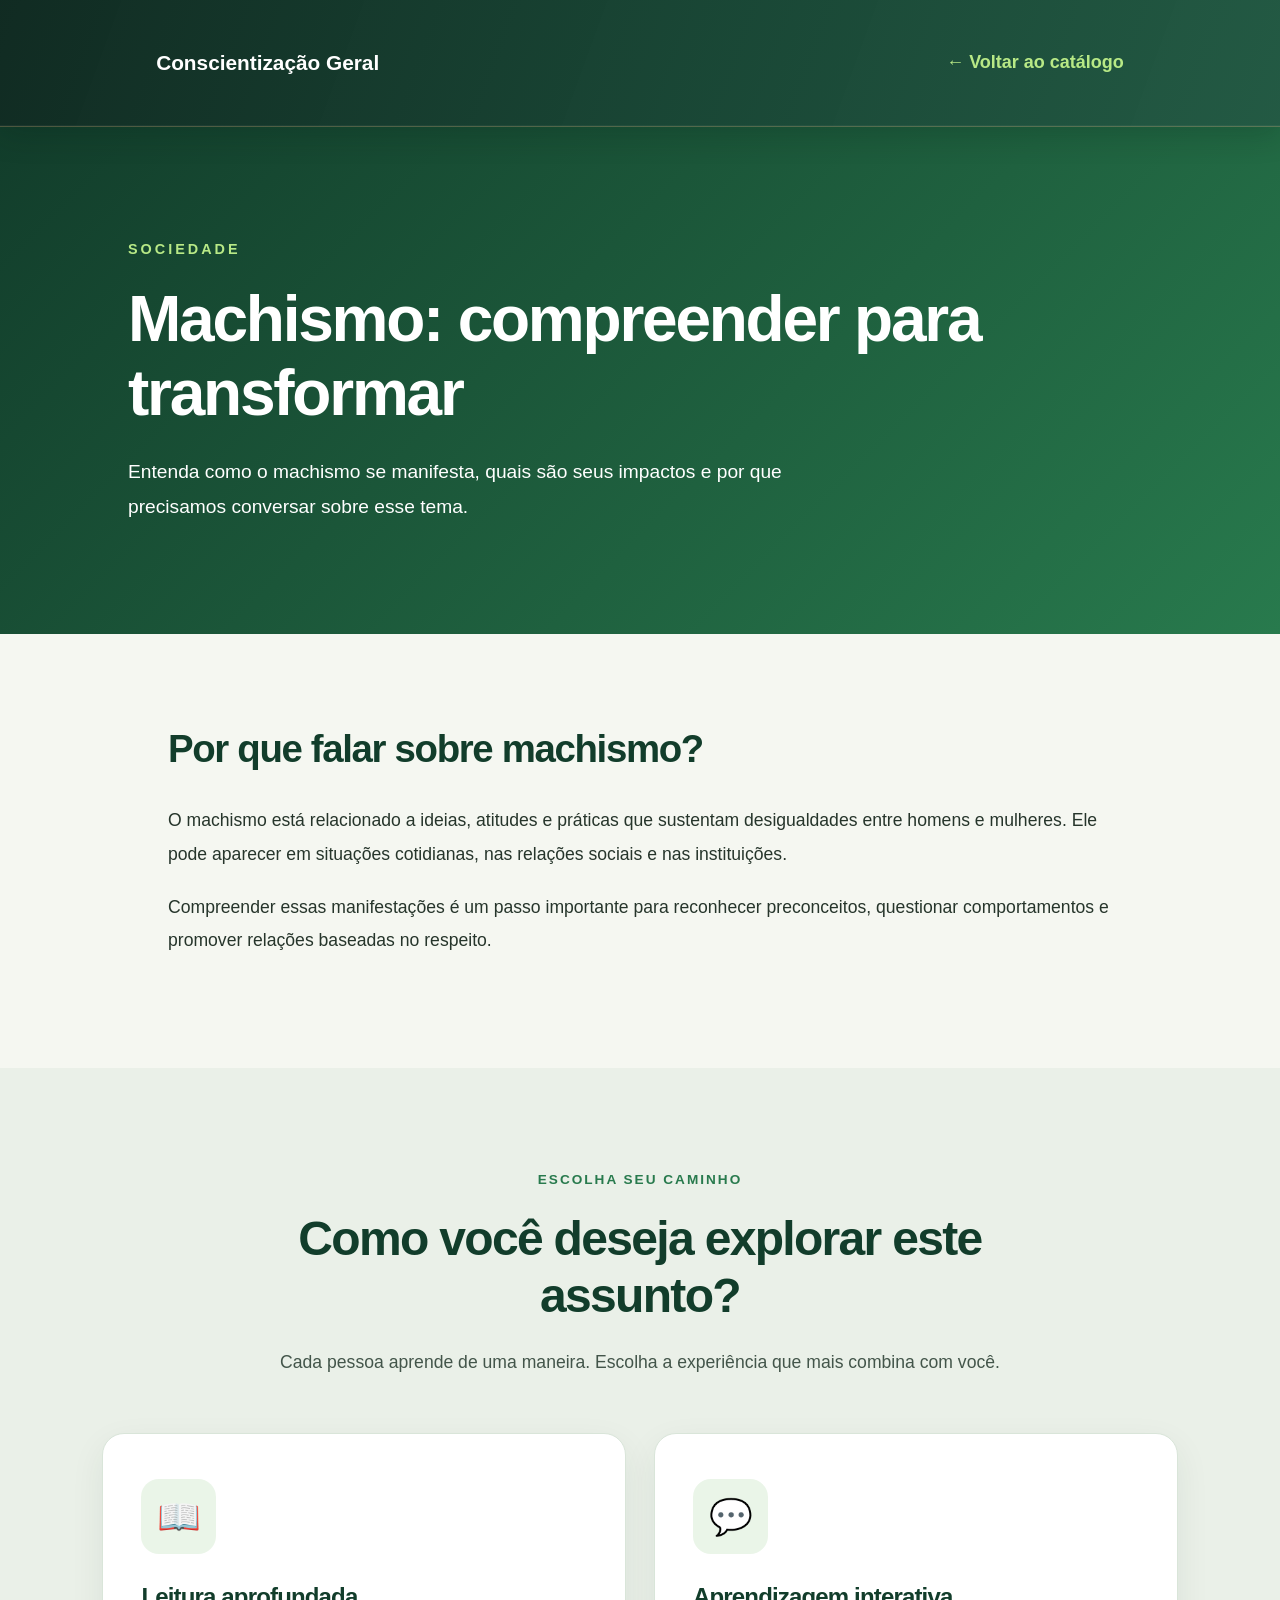
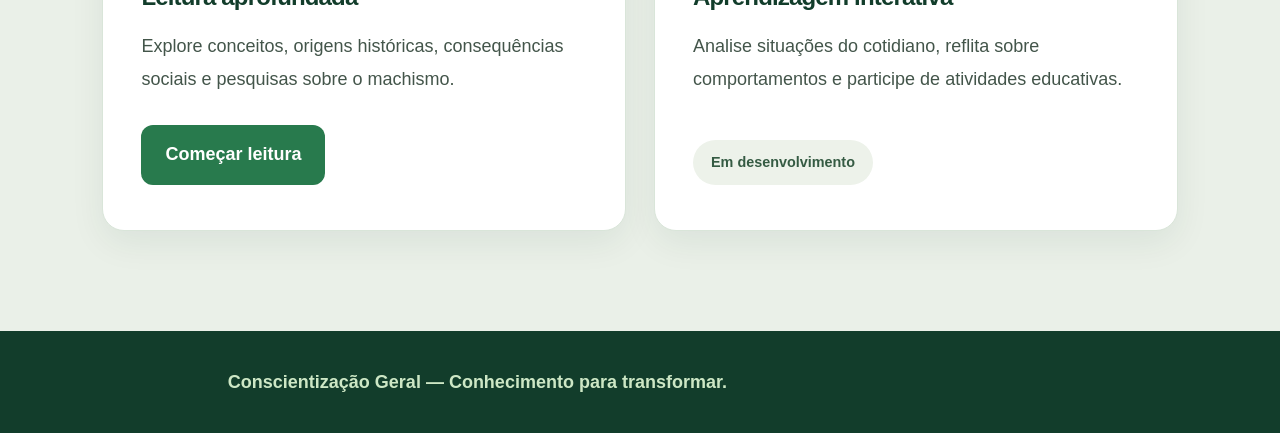
<file: conscientizacao_geral_reformulado/assuntos/machismo.html>
<!DOCTYPE html>
<html lang="pt-BR">

<head>
    <meta charset="UTF-8">
    <meta name="viewport"
          content="width=device-width, initial-scale=1.0">

    <meta name="description"
          content="Aprenda sobre o machismo, suas manifestações e seus impactos na sociedade.">

    <title>Machismo | Conscientização Geral</title>

    <link rel="stylesheet" href="../style.css">
<link rel="stylesheet" href="../statics/css/machismo.css">
</head>

<body>

    <a href="#conteudo" class="pular-conteudo">
        Pular para o conteúdo
    </a>

    <header class="cabecalho-assunto">

        <nav aria-label="Navegação principal">

            <a href="../index.html" class="logo-assunto">
                Conscientização Geral
            </a>

            <a href="../index.html#explorar"
               class="voltar-portal">
                ← Voltar ao catálogo
            </a>

        </nav>

    </header>

    <main id="conteudo">

        <section class="apresentacao-assunto"
                 aria-labelledby="titulo-assunto">

            <p class="categoria-assunto">
                SOCIEDADE
            </p>

            <h1 id="titulo-assunto">
                Machismo: compreender para transformar
            </h1>

            <p class="descricao-assunto">
                Entenda como o machismo se manifesta,
                quais são seus impactos e por que
                precisamos conversar sobre esse tema.
            </p>

        </section>

        <section class="introducao-assunto"
                 aria-labelledby="introducao-titulo">

            <h2 id="introducao-titulo">
                Por que falar sobre machismo?
            </h2>

            <p>
                O machismo está relacionado a ideias,
                atitudes e práticas que sustentam
                desigualdades entre homens e mulheres.
                Ele pode aparecer em situações cotidianas,
                nas relações sociais e nas instituições.
            </p>

            <p>
                Compreender essas manifestações é um
                passo importante para reconhecer
                preconceitos, questionar comportamentos
                e promover relações baseadas no respeito.
            </p>

        </section>

<section class="modalidades-machismo"
         aria-labelledby="titulo-modalidades">

    <div class="modalidades-cabecalho">

        <span class="modalidades-etiqueta">
            ESCOLHA SEU CAMINHO
        </span>

        <h2 id="titulo-modalidades">
            Como você deseja explorar este assunto?
        </h2>

        <p>
            Cada pessoa aprende de uma maneira.
            Escolha a experiência que mais combina com você.
        </p>

    </div>

    
<div class="modalidades-grid">

    <!-- CARTÃO 1 -->

    <article class="modalidade-card">

        <span class="modalidade-icone"
              aria-hidden="true">📖</span>

        <h3>Leitura aprofundada</h3>

        <p>
            Explore conceitos, origens históricas,
            consequências sociais e pesquisas
            sobre o machismo.
        </p>

        <button type="button"
                id="abrirLeituraMachismo"
                class="botao-modalidade">
            Começar leitura
        </button>

    </article>

    <!-- CARTÃO 2 -->

    <article class="modalidade-card">

        <span class="modalidade-icone"
              aria-hidden="true">💬</span>

        <h3>Aprendizagem interativa</h3>

        <p>
            Analise situações do cotidiano,
            reflita sobre comportamentos e
            participe de atividades educativas.
        </p>

        <span class="modalidade-status">
            Em desenvolvimento
        </span>

    </article>

</div>

</section>

<!-- LEITURA COMPLETA SOBRE MACHISMO -->

<section id="leituraAprofundada"
         class="leitura-machismo"
         aria-labelledby="titulo-leitura"
         hidden>

    <div class="leitura-container">

        <div class="leitura-topo">

            <span class="leitura-etiqueta">
                SOCIEDADE · LEITURA COMPLETA
            </span>

            <h2 id="titulo-leitura">
                Compreendendo o machismo
            </h2>

            <p class="leitura-descricao">
                Explore os conceitos, as origens e
                as manifestações do machismo na sociedade.
            </p>

        </div>

        <!-- GUIA DE LEITURA -->

        <nav class="indice-machismo"
             aria-label="Índice da leitura completa">

            <div class="indice-cabecalho">

                <span class="indice-etiqueta">
                    GUIA DE LEITURA
                </span>

                <h3>Neste conteúdo</h3>

                <p>
                    Explore os temas no seu próprio ritmo.
                </p>

            </div>

           <ol class="indice-lista">
    <li><a href="#conceito-machismo">O que é machismo?</a></li>
    <li><a href="#cotidiano-machismo">Machismo no cotidiano</a></li>
    <li><a href="#dados-machismo">Machismo em números</a></li>
    <li><a href="#impactos-machismo">Por que falar sobre isso?</a></li>
    <li><a href="#combate-machismo">Como combater o machismo?</a></li>
    <li><a href="#apoio-machismo">Onde buscar ajuda?</a></li>
    <li><a href="#reflexao-machismo">Reflexão final</a></li>
    <li><a href="#fontes-machismo">Fontes e referências</a></li>
</ol>

        </nav>

        <!-- CONTEÚDO EDUCATIVO -->

        
<article class="leitura-artigo">

    <h3 id="conceito-machismo">O que é machismo?</h3>

    <p>
        O machismo é um conjunto de ideias, atitudes e
        comportamentos que atribuem aos homens uma posição
        de superioridade em relação às mulheres. Está
        associado à desigualdade de gênero e pode
        influenciar a maneira como as pessoas são tratadas
        na família, na escola, no trabalho e na sociedade.
    </p>

    <p>
        Ao longo da história, diferentes sociedades
        estabeleceram expectativas sobre como homens e
        mulheres deveriam se comportar. Algumas dessas
        expectativas limitaram a liberdade feminina,
        restringindo oportunidades de estudo, trabalho,
        participação política e autonomia pessoal.
    </p>

    <p>
        Embora muitas conquistas tenham ampliado os
        direitos das mulheres, práticas discriminatórias
        ainda estão presentes no cotidiano.
    </p>

    <h3 id="cotidiano-machismo">Machismo no cotidiano</h3>

    <p>
        O machismo nem sempre aparece de maneira explícita.
        Também pode estar presente em comentários,
        brincadeiras, julgamentos e comportamentos que
        reforçam desigualdades.
    </p>

    <h4>Na família</h4>
    <p>
        Quando as tarefas domésticas e os cuidados com os
        filhos são considerados responsabilidades exclusivas
        das mulheres, mesmo quando todos os integrantes
        da família poderiam compartilhar essas atividades.
    </p>

    <h4>No trabalho</h4>
    <p>
        Quando mulheres enfrentam preconceitos sobre suas
        capacidades profissionais, dificuldades de promoção
        ou discriminação salarial por causa do gênero.
    </p>

    <h4>Na escola</h4>
    <p>
        Quando meninas são desencorajadas a participar de
        atividades científicas, esportivas ou tecnológicas
        por causa de estereótipos de gênero.
    </p>

    <h4>Nos relacionamentos</h4>
    <p>
        Quando uma pessoa tenta controlar as roupas,
        amizades, decisões ou a liberdade de sua parceira.
        Comportamentos controladores não devem ser
        confundidos com demonstrações de amor.
    </p>

    <h3 id="dados-machismo">Machismo em números</h3>

    <p>
        Indicadores nacionais ajudam a compreender a
        dimensão da violência contra mulheres e das
        desigualdades de gênero no Brasil.
    </p>

    <div class="machismo-estatisticas">

        <div class="machismo-dado">
            <strong>1.571</strong>
            <h4>Feminicídios em 2025</h4>
            <p>
                Mulheres vítimas de feminicídio no Brasil,
                aproximadamente 4,3 por dia.
            </p>
            <small>Fonte: FBSP, 20º Anuário, 2026.</small>
        </div>

        <div class="machismo-dado">
            <strong>4.189</strong>
            <h4>Tentativas de feminicídio em 2025</h4>
            <p>
                Mulheres sobreviventes de tentativas
                registradas, aumento de 5,9% em relação
                a 2024.
            </p>
            <small>Fonte: FBSP, 20º Anuário, 2026.</small>
        </div>

        <div class="machismo-dado">
            <strong>21,3%</strong>
            <h4>Desigualdade de remuneração</h4>
            <p>
                Diferença média de remuneração entre
                mulheres e homens nas empresas privadas
                analisadas com 100 ou mais empregados.
            </p>
            <small>Fonte: MTE, 5º Relatório, 2026.</small>
        </div>

    </div>

    <p>
        Os indicadores possuem metodologias e períodos de
        referência próprios. Eles não significam que todos
        os episódios tenham uma única causa, mas ajudam
        a compreender a extensão da violência de gênero
        e das desigualdades existentes.
    </p>

    <h3 id="impactos-machismo">Por que falar sobre isso?</h3>

    <p>
        A desigualdade de gênero pode afetar a segurança
        das mulheres, sua independência financeira,
        suas relações pessoais e sua participação nas
        decisões da sociedade.
    </p>

    <p>
        Promover a igualdade não significa colocar mulheres
        acima dos homens. Significa reconhecer que todas
        as pessoas devem ter seus direitos respeitados e
        oportunidades justas, independentemente do gênero.
    </p>

    <h3 id="combate-machismo">Como combater o machismo?</h3>

    <p>
        O enfrentamento do machismo começa pela educação
        e pela reflexão sobre comportamentos cotidianos.
        Compartilhar responsabilidades domésticas,
        respeitar decisões individuais, questionar
        comentários discriminatórios e incentivar
        oportunidades iguais são atitudes importantes.
    </p>

    <p>
        Escolas, famílias, empresas e instituições públicas
        também desempenham um papel fundamental na
        prevenção da violência, no combate à discriminação
        e na proteção dos direitos.
    </p>

    <h3 id="apoio-machismo">Onde buscar ajuda?</h3>

    <p>
        Pessoas que vivenciam ou presenciam situações de
        violência contra mulheres podem procurar serviços
        de proteção e orientação.
    </p>

    <p>
        <strong>Ligue 180:</strong> Central de Atendimento
        à Mulher, que oferece informações, orientações
        e encaminhamento de denúncias.
    </p>

    <p>
        <strong>Polícia Militar — 190:</strong> para
        situações de emergência que exigem atendimento
        policial imediato.
    </p>

    <h3 id="reflexao-machismo">Uma reflexão final</h3>

    <p>
        Combater o machismo não é apenas evitar atitudes
        violentas. É reconhecer preconceitos, questionar
        desigualdades e contribuir para uma sociedade em
        que mulheres possam estudar, trabalhar, participar
        e fazer suas escolhas com liberdade e segurança.
    </p>

    <p>
        A conscientização é um passo importante para
        transformar comportamentos e construir relações
        baseadas no respeito.
    </p>

    <h3 id="fontes-machismo">Fontes e referências</h3>

    <p>
        Os dados apresentados foram reunidos a partir
        de publicações de instituições brasileiras
        de pesquisa e órgãos públicos.
    </p>

    <ul class="machismo-fontes">
        <li>
            <a href="https://publicacoes.forumseguranca.org.br/handle/fbsp/305"
               target="_blank" rel="noopener noreferrer">
                Fórum Brasileiro de Segurança Pública —
                20º Anuário, 2026
            </a>
        </li>

        <li>
            <a href="https://www.gov.br/mulheres/pt-br/acesso-a-informacao/acoes-e-programas/plano-nacional-de-igualdade-salarial-e-laboral/relatorio-de-transparencia-salarial"
               target="_blank" rel="noopener noreferrer">
                Ministério das Mulheres —
                Relatórios de Transparência Salarial
            </a>
        </li>
    </ul>

    <p>
        <small>
            Conteúdo educativo em desenvolvimento.
            Os dados estatísticos referem-se aos períodos
            indicados em cada levantamento.
        </small>
    </p>

</article>


        <a href="#titulo-modalidades"
           class="voltar-modalidades">
            ← Voltar às modalidades
        </a>

    </div>

</section>

    </main>

    <footer class="rodape-assunto">

        <p>
            Conscientização Geral —
            Conhecimento para transformar.
        </p>

    </footer>
<script src="../statics/js/machismo.js" defer></script>
</body>
</html>
</file>
<file: style.css>
/* =========================================
   CONSCIENTIZAÇÃO GERAL — CSS REVISADO
   Revisão conservadora: preserva a ordem das regras
   e a transição cinematográfica aprovada.
   Não altera HTML, IDs ou JavaScript.
========================================= */


/* =========================================
   CONSCIENTIZAÇÃO GERAL
   IDENTIDADE VISUAL 2.0
========================================= */

:root {
    --verde-900: #103D2B;
    --verde-800: #18563B;
    --verde-700: #24734B;
    --verde-500: #4D9664;
    --verde-200: #CDE7C5;
    --verde-100: #EAF3E7;

    --fundo: #F5F6F0;
    --branco: #FFFFFF;
    --texto: #24372C;
    --texto-suave: #66756A;

    --dourado: #D6B66A;

    --sombra: 0 12px 35px rgba(16, 61, 43, 0.08);
    --sombra-forte: 0 20px 50px rgba(0, 0, 0, 0.16);

    --raio: 20px;
    --tamanho-texto: 18px;
}

/* =========================================
   CONFIGURAÇÕES GERAIS
========================================= */

* {
    margin: 0;
    padding: 0;
    box-sizing: border-box;
}

html {
    scroll-behavior: smooth;
    scroll-padding-top: 110px;
}

body {
    font-family: Arial, Helvetica, sans-serif;
    background: var(--fundo);
    color: var(--texto);
    line-height: 1.7;
    font-size: var(--tamanho-texto);
}

[hidden] {
    display: none !important;
}

button,
input {
    font: inherit;
}

button {
    cursor: pointer;
}

a {
    transition: 0.2s ease;
}

::selection {
    background: var(--verde-200);
    color: var(--verde-900);
}

/* =========================================
   ACESSIBILIDADE
========================================= */

.pular-conteudo {
    position: absolute;
    top: -100px;
    left: 15px;
    z-index: 1000;

    padding: 12px 20px;
    background: white;
    color: var(--verde-900);

    border: 2px solid var(--verde-900);
    border-radius: 8px;
    font-weight: bold;
}

.pular-conteudo:focus {
    top: 15px;
}

button:focus-visible,
a:focus-visible,
input:focus-visible {
    outline: 3px solid var(--dourado);
    outline-offset: 4px;
}

/* =========================================
   CABEÇALHO
========================================= */

header {
    position: sticky;
    top: 0;
    z-index: 100;

    background: rgba(255, 255, 255, 0.96);
    backdrop-filter: blur(14px);

    border-bottom: 1px solid #E6EBE3;
    box-shadow: 0 4px 20px rgba(0, 0, 0, 0.04);
}

header nav {
    max-width: 1350px;
    min-height: 82px;

    margin: auto;
    padding: 15px 5%;

    display: flex;
    align-items: center;
    justify-content: space-between;
    gap: 25px;
    flex-wrap: wrap;
}

header nav h2 {
    color: var(--verde-900);
    font-size: 23px;
    font-weight: 800;
    letter-spacing: -0.8px;
}

.acessibilidade {
    display: flex;
    align-items: center;
    justify-content: center;
    flex-wrap: wrap;
    gap: 8px;
}

.acessibilidade button {
    background: var(--verde-100);
    color: var(--verde-900);

    border: 1px solid #D7E6D4;
    border-radius: 9px;

    padding: 9px 13px;
    font-size: 13px;
    font-weight: 700;

    transition: 0.2s ease;
}

.acessibilidade button:hover {
    background: var(--verde-900);
    color: white;
    transform: translateY(-2px);
}

/* =========================================
   BOTÕES
========================================= */

button {
    background: var(--verde-700);
    color: white;

    border: none;
    border-radius: 10px;

    padding: 13px 23px;
    font-size: 15px;
    font-weight: 700;

    transition: background 0.25s ease,
                transform 0.25s ease,
                box-shadow 0.25s ease;
}

button:hover {
    background: var(--verde-900);
    transform: translateY(-3px);
    box-shadow: 0 7px 18px rgba(16, 61, 43, 0.18);
}

button:active {
    transform: scale(0.97);
}

/* =========================================
   PÁGINA INICIAL — HERO
========================================= */

#inicio {
    position: relative;
    isolation: isolate;
    overflow: hidden;

    min-height: 740px;
    padding: 105px 8% 95px;

    display: flex;
    flex-direction: column;
    align-items: flex-start;
    justify-content: center;

    color: white;
    text-align: left;

    background:
        linear-gradient(
            100deg,
            rgba(8, 37, 25, 0.96) 0%,
            rgba(13, 64, 39, 0.88) 55%,
            rgba(18, 73, 43, 0.55) 100%
        ),
        url("https://images.unsplash.com/photo-1441974231531-c6227db76b6e?w=1800");

    background-size: cover;
    background-position: center;
}

/* Elemento decorativo */

#inicio::after {
    content: "";
    position: absolute;
    z-index: -1;

    width: 430px;
    height: 430px;

    right: -130px;
    bottom: -170px;

    border: 1px solid rgba(255,255,255,0.15);
    border-radius: 50%;

    box-shadow:
        0 0 0 35px rgba(255,255,255,0.035),
        0 0 0 75px rgba(255,255,255,0.025);
}

#inicio h1 {
    max-width: 850px;

    font-size: clamp(42px, 6vw, 72px);
    font-weight: 800;
    line-height: 1.08;
    letter-spacing: -2px;

    margin-bottom: 25px;
}

#inicio > p {
    max-width: 650px;

    color: #E0EDE2;
    font-size: 20px;
    line-height: 1.8;

    margin-bottom: 45px;
}

#inicio > h2 {
    color: var(--verde-200);
    font-size: 16px;
    text-transform: uppercase;
    letter-spacing: 2px;

    margin-bottom: 22px;
}

/* =========================================
   CARTÕES DA PÁGINA INICIAL
========================================= */

.cards {
    width: 100%;
    max-width: 920px;

    display: grid;
    grid-template-columns: repeat(2, minmax(0, 1fr));
    gap: 22px;
}

.card {
    position: relative;

    background: rgba(255, 255, 255, 0.97);
    color: var(--texto);

    padding: 32px;
    border-radius: 18px;

    border: 1px solid rgba(255,255,255,0.7);
    box-shadow: var(--sombra-forte);

    transition: transform 0.3s ease,
                box-shadow 0.3s ease;
}

.card:hover {
    transform: translateY(-8px);
    box-shadow: 0 25px 55px rgba(0,0,0,0.23);
}

.card h3 {
    color: var(--verde-900);
    font-size: 23px;
    margin-bottom: 12px;
}

.card p {
    color: var(--texto-suave);
    font-size: 16px;
    line-height: 1.7;
    margin-bottom: 22px;
}

.card button {
    min-width: 145px;
}

/* =========================================
   ÁREAS DE LEITURA
========================================= */

#leituraCompleta,
#leituraVisual {
    width: min(1180px, 92%);
    margin: 55px auto;

    padding: clamp(25px, 5vw, 70px);

    background: white;
    border: 1px solid #E6ECE3;
    border-radius: 24px;

    box-shadow: var(--sombra);
}

/* Títulos principais */

#leituraCompleta > h2,
#leituraVisual > h2 {
    color: var(--verde-900);

    font-size: clamp(23px, 3vw, 30px);
    line-height: 1.3;

    margin-top: 48px;
    margin-bottom: 20px;

    padding-left: 17px;
    border-left: 5px solid var(--verde-500);
}

#leituraCompleta > h2:first-child,
#leituraVisual > h2:first-child {
    margin-top: 0;
    font-size: clamp(29px, 4vw, 38px);
    border-left-width: 7px;
}

/* Subtítulos */

#leituraCompleta > h3 {
    color: var(--verde-700);
    font-size: 21px;

    margin-top: 30px;
    margin-bottom: 12px;
}

/* Textos */

#leituraCompleta p,
#leituraVisual p {
    color: var(--texto);
    font-size: var(--tamanho-texto);
    line-height: 1.9;
    margin-bottom: 19px;
}

#leituraCompleta > p {
    max-width: 950px;
}

#leituraCompleta ul {
    margin: 20px 0 30px 25px;
    padding-left: 15px;
}

#leituraCompleta li {
    margin-bottom: 12px;
    padding-left: 5px;
    line-height: 1.8;
}

#leituraCompleta li::marker {
    color: var(--verde-700);
}

/* Links */

#leituraCompleta a {
    color: var(--verde-700);
    font-weight: 700;
    text-decoration: underline;
    text-underline-offset: 4px;
}

#leituraCompleta a:hover {
    color: var(--verde-900);
}

/* =========================================
   QUIZ
========================================= */

#leituraCompleta .quiz {
    margin: 55px 0 30px;
    padding: clamp(20px, 4vw, 38px);

    background: var(--verde-100);
    border: 1px solid #D8E8D5;
    border-radius: 20px;
}

.quiz > h2 {
    color: var(--verde-900);
    text-align: center;
    margin-bottom: 15px;
}

.quiz > p {
    text-align: center;
    color: var(--texto-suave);
    margin-bottom: 28px;
}

.questao {
    background: white;
    padding: 25px;
    margin: 20px 0;

    border: 1px solid #E2EAE0;
    border-left: 5px solid var(--verde-500);
    border-radius: 14px;
}

.questao h3 {
    color: var(--verde-900);
    font-size: 18px;
    margin-bottom: 15px;
}

.questao label {
    display: block;
    padding: 11px 13px;
    margin: 6px 0;

    border-radius: 9px;
    cursor: pointer;
    transition: background 0.2s ease;
}

.questao label:hover {
    background: var(--verde-100);
}

.questao input {
    margin-right: 10px;
    accent-color: var(--verde-700);
}

.resultadoQuiz {
    margin-top: 22px;
    padding: 18px;
    border-radius: 12px;
    font-weight: 700;
    text-align: center;
}

/* =========================================
   LEITURA VISUAL
========================================= */

#leituraVisual .introducaoVisual {
    color: var(--texto-suave);
    font-size: 19px;
    margin-bottom: 35px;
}

#leituraVisual > h2:not(:first-child) {
    margin-top: 55px;
}

/* Histórias */

#leituraVisual .tirinha {
    display: grid;
    grid-template-columns: repeat(3, minmax(0, 1fr));
    gap: 20px;
    margin: 25px 0 40px;
}

#leituraVisual .quadrinho {
    position: relative;
    overflow: hidden;

    background: linear-gradient(145deg, #F3F8F0, #E8F2E5);

    border: 1px solid #DCE9D8;
    border-radius: 18px;

    padding: 30px 22px;
    min-height: 240px;

    text-align: center;

    box-shadow: 0 7px 20px rgba(18,61,43,0.06);

    transition: transform 0.3s ease,
                box-shadow 0.3s ease;
}

#leituraVisual .quadrinho:hover {
    transform: translateY(-7px);
    box-shadow: 0 15px 30px rgba(18,61,43,0.12);
}

#leituraVisual .desenho {
    display: block;
    font-size: 55px;
    margin-bottom: 20px;
}

#leituraVisual .quadrinho h3 {
    color: var(--verde-900);
    font-size: 20px;
    margin-bottom: 12px;
}

#leituraVisual .quadrinho p {
    color: #526357;
    font-size: 16px;
    line-height: 1.7;
    margin-bottom: 0;
}

/* Mensagens especiais */

#leituraVisual .mensagemVisual {
    padding: 30px;
    margin: 30px 0;

    background: linear-gradient(
        120deg,
        var(--verde-900),
        var(--verde-700)
    );

    border-radius: 18px;
    border-left: 6px solid var(--verde-200);

    color: white;
}

#leituraVisual .mensagemVisual h3 {
    color: var(--verde-200);
    font-size: 23px;
    margin-bottom: 10px;
}

#leituraVisual .mensagemVisual p {
    color: white;
    margin: 0;
}

/* Botões de navegação */

#leituraCompleta > button,
#leituraVisual > button {
    margin: 25px 10px 10px 0;
}

/* =========================================
   RODAPÉ
========================================= */

footer {
    background: var(--verde-900);
    color: white;

    text-align: center;
    padding: 55px 7% 35px;
    margin-top: 0;
}

footer h3 {
    color: var(--verde-200);
    font-size: 26px;
    margin-bottom: 15px;
}

footer > p {
    max-width: 750px;
    margin: 12px auto;
    color: #E0EDE2;
}

footer .fontes {
    max-width: 800px;
    margin: 30px auto;
    list-style: none;

    display: grid;
    grid-template-columns: repeat(2, minmax(0, 1fr));
    gap: 12px;
}

footer .fontes li {
    padding: 17px;

    background: rgba(255,255,255,0.08);
    border: 1px solid rgba(255,255,255,0.15);
    border-radius: 12px;

    transition: background 0.2s ease;
}

footer .fontes li:hover {
    background: rgba(255,255,255,0.16);
}

footer .fontes a {
    color: var(--verde-200);
    font-size: 14px;
    font-weight: 700;
    text-decoration: none;
}

footer .fontes a:hover {
    color: white;
    text-decoration: underline;
}

footer > p:last-child {
    color: var(--verde-200);
    font-weight: 700;
}

/* =========================================
   ALTO CONTRASTE
========================================= */

body.alto-contraste {
    background: black;
    color: white;
}

body.alto-contraste header,
body.alto-contraste #leituraCompleta,
body.alto-contraste #leituraVisual,
body.alto-contraste footer {
    background: black;
    color: white;
    border: 2px solid white;
}

body.alto-contraste header nav h2,
body.alto-contraste h2,
body.alto-contraste h3 {
    color: yellow !important;
}

body.alto-contraste p,
body.alto-contraste li,
body.alto-contraste label {
    color: white !important;
}

body.alto-contraste #inicio {
    background: black;
    color: white;
    border-bottom: 2px solid white;
}

body.alto-contraste #inicio > h2 {
    color: yellow;
}

body.alto-contraste .card,
body.alto-contraste .quadrinho,
body.alto-contraste .questao,
body.alto-contraste .quiz,
body.alto-contraste .mensagemVisual {
    background: black;
    color: white;
    border: 2px solid white;
}

body.alto-contraste button,
body.alto-contraste .acessibilidade button {
    background: black;
    color: yellow;
    border: 2px solid yellow;
}

body.alto-contraste a,
body.alto-contraste footer .fontes a {
    color: yellow;
}

body.alto-contraste .mensagemVisual h3 {
    color: yellow;
}

/* =========================================
   RESPONSIVIDADE — TABLETS
========================================= */

@media (max-width: 900px) {

    header nav {
        justify-content: center;
    }

    .acessibilidade {
        width: 100%;
    }

    #inicio {
        min-height: 680px;
        padding: 80px 6%;
    }

    #leituraVisual .tirinha {
        grid-template-columns: repeat(2, minmax(0, 1fr));
    }

}

/* =========================================
   RESPONSIVIDADE — CELULARES
========================================= */

@media (max-width: 600px) {

    header nav {
        padding: 15px;
    }

    header nav h2 {
        width: 100%;
        text-align: center;
        font-size: 21px;
    }

    .acessibilidade {
        gap: 7px;
    }

    .acessibilidade button {
        flex: 1 1 auto;
        padding: 9px 8px;
        font-size: 12px;
    }

    #inicio {
        min-height: auto;
        padding: 75px 22px;
    }

    #inicio h1 {
        font-size: 42px;
        letter-spacing: -1.3px;
    }

    #inicio > p {
        font-size: 17px;
    }

    #inicio > h2 {
        font-size: 14px;
    }

    .cards {
        grid-template-columns: 1fr;
        gap: 16px;
    }

    .card {
        padding: 26px 22px;
    }

    #leituraCompleta,
    #leituraVisual {
        width: 94%;
        margin: 25px auto;
        padding: 28px 20px;
        border-radius: 17px;
    }

    #leituraCompleta > h2,
    #leituraVisual > h2 {
        font-size: 24px;
        margin-top: 38px;
    }

    #leituraCompleta p,
    #leituraVisual p {
        font-size: 16px;
    }

    #leituraVisual .tirinha {
        grid-template-columns: 1fr;
    }

    #leituraVisual .quadrinho {
        min-height: auto;
        padding: 28px 22px;
    }

    #leituraCompleta .quiz {
        padding: 17px;
    }

    .questao {
        padding: 17px;
    }

    #leituraCompleta > button,
    #leituraVisual > button {
        width: 100%;
        margin: 12px 0;
    }

    footer {
        padding: 40px 20px;
    }

    footer .fontes {
        grid-template-columns: 1fr;
    }
}

/* =========================================
   MENOS MOVIMENTO
========================================= */

@media (prefers-reduced-motion: reduce) {

    html {
        scroll-behavior: auto;
    }

    *,
    *::before,
    *::after {
        animation-duration: 0.01ms !important;
        transition-duration: 0.01ms !important;
    }
}

/* =========================================
   LEITURA COMPLETA — REFINAMENTO VISUAL 3.0
========================================= */

#leituraCompleta {
    position: relative;
    overflow: hidden;
    padding: clamp(30px, 5vw, 76px);
    border-radius: 24px;
    border: 1px solid #E1EAE0;
    box-shadow: 0 18px 55px rgba(16, 61, 43, 0.07);
}

/* Faixa decorativa superior */

#leituraCompleta::before {
    content: "";
    position: absolute;
    top: 0;
    left: 0;
    width: 100%;
    height: 7px;
    background: linear-gradient(
        90deg,
        var(--verde-900),
        var(--verde-500),
        var(--verde-200)
    );
}

/* Título principal */

#leituraCompleta > h2:first-child {
    max-width: 850px;
    font-size: clamp(30px, 4vw, 42px);
    line-height: 1.2;
    letter-spacing: -1.2px;
    border: none;
    padding: 0;
    margin: 0 0 25px;
}

/* Primeiro parágrafo: introdução */

#leituraCompleta > h2:first-child + p {
    max-width: 850px;
    color: var(--texto-suave);
    font-size: 20px;
    line-height: 1.85;
    margin-bottom: 65px;
}

/* Separação dos assuntos */

#leituraCompleta > h2:not(:first-child) {
    position: relative;
    display: flex;
    align-items: center;

    margin-top: 65px;
    margin-bottom: 25px;
    padding: 17px 22px;

    background: linear-gradient(
        100deg,
        #EDF5EA,
        #F8FAF6
    );

    border: none;
    border-left: 5px solid var(--verde-500);
    border-radius: 0 13px 13px 0;

    font-size: clamp(22px, 2.5vw, 28px);
    letter-spacing: -0.5px;
}

/* Subtítulos */

#leituraCompleta > h3 {
    margin-top: 35px;
    margin-bottom: 14px;
    padding-bottom: 9px;

    color: var(--verde-800);
    font-size: 21px;
    font-weight: 750;

    border-bottom: 1px solid #E4EBE1;
}

/* Leitura dos parágrafos */

#leituraCompleta p {
    max-width: 850px;
    font-size: var(--tamanho-texto);
    line-height: 1.95;
    margin-bottom: 23px;
}

/* Listas mais organizadas */

#leituraCompleta ul {
    max-width: 850px;
    margin: 25px 0 35px 10px;
    padding: 22px 25px 22px 45px;

    background: #F7F9F5;
    border: 1px solid #E6ECE3;
    border-radius: 14px;
}

#leituraCompleta li {
    padding-left: 8px;
    margin-bottom: 13px;
    line-height: 1.8;
}

#leituraCompleta li:last-child {
    margin-bottom: 0;
}

/* Destaques em negrito */

#leituraCompleta strong {
    color: var(--verde-800);
    font-weight: 750;
}

/* Links externos */

#leituraCompleta a {
    text-decoration-thickness: 1px;
    text-underline-offset: 4px;
    transition: color 0.2s ease;
}

/* Navegação ao chegar nos títulos */

#leituraCompleta h2,
#leituraCompleta h3 {
    scroll-margin-top: 120px;
}

/* Quiz mantém sua identidade própria */

#leituraCompleta .quiz {
    margin-top: 75px;
    border-radius: 22px;
    box-shadow: 0 10px 30px rgba(16, 61, 43, 0.06);
}

/* Ajustes para celulares */

@media (max-width: 600px) {

    #leituraCompleta {
        padding: 35px 20px;
    }

    #leituraCompleta > h2:first-child + p {
        font-size: 17px;
        margin-bottom: 45px;
    }

    #leituraCompleta > h2:not(:first-child) {
        margin-top: 45px;
        padding: 14px 15px;
    }

    #leituraCompleta > h3 {
        font-size: 19px;
    }

    #leituraCompleta ul {
        padding: 18px 18px 18px 35px;
    }
}

/* =========================================
   ÍNDICE DE NAVEGAÇÃO DA LEITURA
========================================= */

.indice-leitura {
    margin: 45px 0 65px;
    padding: 32px;

    background: linear-gradient(135deg, #F0F6ED, #FAFCF8);
    border: 1px solid #DCE9D8;
    border-radius: 20px;
}

.indice-cabecalho {
    margin-bottom: 22px;
}

.indice-etiqueta {
    display: inline-block;
    margin-bottom: 8px;

    color: var(--verde-700);
    font-size: 12px;
    font-weight: 800;
    letter-spacing: 1.8px;
}

.indice-cabecalho h3 {
    margin: 0 0 5px !important;
    padding: 0 !important;
    border: none !important;

    color: var(--verde-900);
    font-size: 26px;
}

.indice-cabecalho p {
    margin: 0 !important;
    color: var(--texto-suave) !important;
    font-size: 15px !important;
}

.indice-leitura ol {
    display: grid;
    grid-template-columns: repeat(2, minmax(0, 1fr));
    gap: 10px 22px;

    margin: 0 !important;
    padding: 0 !important;

    list-style: none;
    counter-reset: indice;
}

.indice-leitura li {
    counter-increment: indice;
    margin: 0 !important;
    padding: 0 !important;
}

.indice-leitura a {
    display: flex;
    align-items: center;
    gap: 12px;

    min-height: 54px;
    padding: 12px 14px;

    background: white;
    border: 1px solid #E3EAE0;
    border-radius: 11px;

    color: var(--texto) !important;
    font-size: 14px;
    font-weight: 600;
    line-height: 1.45;
    text-decoration: none !important;

    transition: 0.2s ease;
}

.indice-leitura a::before {
    content: counter(indice, decimal-leading-zero);

    display: grid;
    place-items: center;

    flex-shrink: 0;
    width: 31px;
    height: 31px;

    background: var(--verde-100);
    color: var(--verde-800);
    border-radius: 8px;

    font-size: 12px;
    font-weight: 800;
}

.indice-leitura a:hover {
    background: var(--verde-900);
    color: white !important;
    border-color: var(--verde-900);
    transform: translateX(4px);
}

.indice-leitura a:hover::before {
    background: var(--verde-200);
    color: var(--verde-900);
}

@media (max-width: 650px) {
    .indice-leitura {
        padding: 22px 16px;
    }

    .indice-leitura ol {
        grid-template-columns: 1fr;
    }
}

/* =========================================
   LEITURA VISUAL — IDENTIDADE DAS HISTÓRIAS
========================================= */

#leituraVisual[hidden] {
    display: none !important;
}

.area-visual {
    width: min(1150px, 92%);
    margin: 0 auto;
    padding: 65px 0 80px;
    color: var(--texto);
}

/* Cabeçalho */

.visual-cabecalho {
    max-width: 760px;
    margin: 0 auto 65px;
    text-align: center;
}

.visual-etiqueta {
    display: inline-block;
    margin-bottom: 15px;
    color: var(--verde-700);
    font-size: 12px;
    font-weight: 800;
    letter-spacing: 2.5px;
}

.visual-cabecalho h2 {
    margin-bottom: 18px;
    color: var(--verde-900);
    font-size: clamp(30px, 5vw, 46px);
    line-height: 1.15;
}

.visual-cabecalho p {
    max-width: 620px;
    margin: 0 auto;
    color: var(--texto-suave);
    font-size: 17px;
    line-height: 1.7;
}

/* Blocos de histórias */

.historia {
    margin-bottom: 48px;
    padding: 35px;
    overflow: hidden;
    background: var(--branco);
    border: 1px solid #E2EAE0;
    border-radius: 24px;
    box-shadow: 0 12px 35px rgba(16, 61, 43, 0.07);
}

.historia-titulo {
    margin-bottom: 28px;
}

.historia-titulo > span {
    display: inline-block;
    margin-bottom: 10px;
    color: var(--verde-700);
    font-size: 11px;
    font-weight: 800;
    letter-spacing: 2px;
}

.historia-titulo h2 {
    margin: 0 0 8px;
    color: var(--verde-900);
    font-size: clamp(22px, 3vw, 29px);
    line-height: 1.3;
}

.historia-titulo p {
    margin: 0;
    color: var(--texto-suave);
    font-size: 15px;
    line-height: 1.6;
}

/* Sequência de cenas */

.sequencia {
    display: grid;
    grid-template-columns: repeat(3, minmax(0, 1fr));
    gap: 20px;
}

.cena {
    position: relative;
    min-width: 0;
    padding: 18px 18px 23px;
    background: #F7F9F5;
    border: 1px solid #E5ECE2;
    border-radius: 17px;
    transition: transform 0.25s ease, box-shadow 0.25s ease;
}

.cena:hover {
    transform: translateY(-5px);
    box-shadow: 0 12px 25px rgba(16, 61, 43, 0.09);
}

.cena-ilustracao {
    display: grid;
    place-items: center;
    min-height: 155px;
    margin-bottom: 19px;
    background: linear-gradient(145deg, #EAF3E7, #DCEBD5);
    border-radius: 13px;
}

.cena-ilustracao span {
    font-size: 66px;
    line-height: 1;
}

.cena-numero {
    display: inline-grid;
    place-items: center;
    width: 31px;
    height: 31px;
    margin-bottom: 12px;
    color: white;
    background: var(--verde-800);
    border-radius: 50%;
    font-size: 12px;
    font-weight: 800;
}

.cena h3 {
    margin: 0 0 9px;
    color: var(--verde-900);
    font-size: 17px;
    line-height: 1.35;
}

.cena p {
    margin: 0;
    color: var(--texto-suave);
    font-size: 14px;
    line-height: 1.65;
}

/* Destaque da legislação */

.destaque-visual {
    display: flex;
    align-items: center;
    gap: 22px;
    margin: 55px 0 35px;
    padding: 28px 32px;
    background: #EDF4E9;
    border-left: 5px solid var(--verde-700);
    border-radius: 15px;
}

.destaque-visual > span {
    flex-shrink: 0;
    font-size: 42px;
}

.destaque-visual h3 {
    margin: 0 0 7px;
    color: var(--verde-900);
    font-size: 19px;
}

.destaque-visual p {
    margin: 0;
    color: var(--texto);
    font-size: 15px;
    line-height: 1.65;
}

/* Mensagem final */

.mensagem-final-visual {
    margin: 55px 0 35px;
    padding: 55px 25px;
    color: white;
    background: linear-gradient(135deg, var(--verde-900), var(--verde-700));
    border-radius: 24px;
    text-align: center;
}

.mensagem-final-visual > span {
    display: block;
    margin-bottom: 18px;
    font-size: 48px;
}

.mensagem-final-visual h2 {
    max-width: 700px;
    margin: 0 auto 12px;
    font-size: clamp(23px, 4vw, 32px);
    line-height: 1.3;
}

.mensagem-final-visual p {
    margin: 0;
    color: #E4F0E2;
    font-size: 15px;
    line-height: 1.6;
}

/* Navegação */

.navegacao-visual {
    display: flex;
    justify-content: center;
    flex-wrap: wrap;
    gap: 14px;
    margin-top: 35px;
}

.navegacao-visual button {
    min-height: 48px;
    padding: 12px 22px;
    border: 1px solid var(--verde-800);
    border-radius: 10px;
    color: white;
    background: var(--verde-800);
    font: inherit;
    font-size: 14px;
    font-weight: 700;
    cursor: pointer;
    transition: 0.2s ease;
}

.navegacao-visual button:hover {
    background: var(--verde-900);
    transform: translateY(-2px);
}

.navegacao-visual button:focus-visible {
    outline: 3px solid var(--dourado);
    outline-offset: 4px;
}

/* Adaptação para tablets e celulares */

@media (max-width: 850px) {
    .sequencia {
        grid-template-columns: repeat(2, minmax(0, 1fr));
    }

    .historia {
        padding: 25px;
    }
}

@media (max-width: 560px) {
    .area-visual {
        width: 92%;
        padding-top: 40px;
    }

    .visual-cabecalho {
        margin-bottom: 40px;
    }

    .sequencia {
        grid-template-columns: 1fr;
    }

    .historia {
        margin-bottom: 28px;
        padding: 20px;
        border-radius: 18px;
    }

    .cena {
        padding: 15px;
    }

    .cena-ilustracao {
        min-height: 130px;
    }

    .destaque-visual {
        align-items: flex-start;
        padding: 22px 18px;
    }

    .mensagem-final-visual {
        padding: 40px 20px;
    }

    .navegacao-visual {
        flex-direction: column;
    }

    .navegacao-visual button {
        width: 100%;
    }
}

@media (prefers-reduced-motion: reduce) {
    .cena,
    .navegacao-visual button {
        transition: none;
    }

    .cena:hover,
    .navegacao-visual button:hover {
        transform: none;
    }
}

/* MENU DE NAVEGAÇÃO DAS HISTÓRIAS */

.menu-historias {
    display: flex;
    flex-wrap: wrap;
    justify-content: center;
    gap: 12px;
    margin: 0 0 55px;
}

.menu-historias a {
    display: flex;
    align-items: center;
    gap: 9px;
    padding: 11px 16px;
    color: var(--verde-900);
    background: white;
    border: 1px solid #DCE8D9;
    border-radius: 30px;
    font-size: 13px;
    font-weight: 700;
    text-decoration: none;
    transition: 0.2s ease;
}

.menu-historias a span {
    display: grid;
    place-items: center;
    width: 27px;
    height: 27px;
    color: white;
    background: var(--verde-800);
    border-radius: 50%;
    font-size: 10px;
}

.menu-historias a:hover {
    color: white;
    background: var(--verde-800);
    border-color: var(--verde-800);
    transform: translateY(-3px);
}

.menu-historias a:hover span {
    color: var(--verde-900);
    background: var(--verde-200);
}

.menu-historias a:focus-visible {
    outline: 3px solid var(--dourado);
    outline-offset: 4px;
}

.historia {
    scroll-margin-top: 25px;
}

/* HISTÓRIAS EM QUADRINHOS */

.historia-ilustrada {
    width: 100%;
    max-width: 1100px;
    margin: 30px auto;
    text-align: center;
}

.historia-ilustrada img {
    display: block;
    width: 100%;
    height: auto;
    border-radius: 18px;
    box-shadow: 0 12px 35px rgba(16, 61, 43, 0.16);
}

.historia-ilustrada figcaption {
    margin-top: 15px;
    color: var(--texto-suave);
    font-size: 15px;
    line-height: 1.6;
}

.proxima-historia {
    display: flex;
    align-items: center;
    justify-content: space-between;
    flex-wrap: wrap;
    gap: 20px;
    max-width: 1100px;
    margin: 30px auto 10px;
    padding: 24px;
    background: var(--verde-100);
    border: 1px solid #DCE8D9;
    border-radius: 18px;
}

.proxima-historia p {
    flex: 1;
    min-width: 220px;
    color: var(--texto);
    line-height: 1.6;
}

.botao-proxima-historia {
    display: inline-flex;
    align-items: center;
    gap: 12px;
    padding: 14px 22px;
    color: white;
    background: var(--verde-800);
    border-radius: 30px;
    font-weight: 700;
    text-decoration: none;
    transition: 0.2s ease;
}

.botao-proxima-historia:hover {
    background: var(--verde-900);
    transform: translateY(-3px);
}

.botao-proxima-historia:focus-visible {
    outline: 3px solid var(--dourado);
    outline-offset: 4px;
}

@media (max-width: 600px) {
    .historia-ilustrada img {
        border-radius: 10px;
    }

    .proxima-historia {
        padding: 18px;
    }

    .botao-proxima-historia {
        width: 100%;
        justify-content: center;
    }
}
/* =================================
   QUADRINHOS DIGITAIS
================================= */

.hq-historia {
    display: grid;
    grid-template-columns: repeat(2, minmax(0, 1fr));
    gap: 25px;
    max-width: 1100px;
    margin: 35px auto;
}

.hq-quadro {
    position: relative;
    overflow: hidden;
    background: white;
    border: 2px solid #DCE8D9;
    border-radius: 18px;
    box-shadow: 0 8px 22px rgba(16, 61, 43, 0.09);
    transition: transform 0.25s ease, box-shadow 0.25s ease;
}

.hq-quadro:hover {
    transform: translateY(-5px);
    box-shadow: 0 14px 28px rgba(16, 61, 43, 0.14);
}

.hq-numero {
    position: absolute;
    z-index: 5;
    top: 13px;
    left: 13px;
    display: grid;
    place-items: center;
    width: 34px;
    height: 34px;
    color: white;
    background: var(--verde-800);
    border-radius: 50%;
    font-weight: 800;
    font-size: 13px;
}

.hq-cenario {
    position: relative;
    display: flex;
    align-items: center;
    justify-content: center;
    min-height: 280px;
    overflow: hidden;
}

.hq-casa .hq-cenario {
    background: linear-gradient(145deg, #E8F1E5, #C8DDC1);
}

.hq-descarte .hq-cenario {
    background: linear-gradient(145deg, #E9E7E1, #C9C7BE);
}

.hq-coleta .hq-cenario {
    background: linear-gradient(145deg, #DCECEB, #B8D8D1);
}

.hq-reciclagem .hq-cenario {
    background: linear-gradient(145deg, #EAF1D9, #C6DFAE);
}

/* PERSONAGEM: PILHA */

.hq-pilha {
    position: absolute;
    bottom: 38px;
    left: 22%;
    width: 65px;
    height: 112px;
    background: linear-gradient(90deg, #267B4C, #55A66D, #267B4C);
    border: 3px solid #18563B;
    border-radius: 13px;
    box-shadow: 5px 7px 0 rgba(16, 61, 43, 0.15);
    transform: rotate(-8deg);
    z-index: 2;
}

.hq-terminal {
    position: absolute;
    top: -11px;
    left: 18px;
    width: 23px;
    height: 10px;
    background: #D5D5C9;
    border: 2px solid #777F76;
    border-radius: 4px 4px 0 0;
}

.hq-rosto {
    position: absolute;
    top: 32px;
    left: 0;
    width: 100%;
    text-align: center;
    color: white;
}

.hq-olhos {
    display: block;
    font-size: 23px;
    font-weight: 900;
    letter-spacing: 5px;
}

.hq-boca {
    display: block;
    margin-top: -4px;
    font-size: 24px;
    font-weight: 900;
}

.hq-braco {
    position: absolute;
    top: 52px;
    width: 24px;
    height: 7px;
    background: #267B4C;
    border: 2px solid #18563B;
    border-radius: 10px;
}

.hq-braco-esq {
    left: -21px;
    transform: rotate(35deg);
}

.hq-braco-dir {
    right: -21px;
    transform: rotate(-35deg);
}

.hq-pernas {
    position: absolute;
    bottom: -15px;
    left: 13px;
    width: 35px;
    height: 15px;
    border-left: 5px solid #18563B;
    border-right: 5px solid #18563B;
}

/* EXPRESSÕES */

.hq-pilha-assustada {
    transform: rotate(12deg);
    background: linear-gradient(90deg, #B77A38, #E1A94D, #B77A38);
    border-color: #8A5725;
}

.hq-pilha-assustada .hq-braco {
    background: #B77A38;
    border-color: #8A5725;
}

.hq-pilha-feliz {
    transform: rotate(-4deg);
    background: linear-gradient(90deg, #287A4D, #75B96F, #287A4D);
}

/* BALÕES DE FALA */

.hq-balao {
    position: absolute;
    top: 20px;
    right: 12px;
    width: 55%;
    padding: 15px;
    color: #26352B;
    background: white;
    border: 2px solid #18563B;
    border-radius: 18px;
    font-size: 14px;
    font-weight: 700;
    line-height: 1.5;
    text-align: center;
    box-shadow: 3px 4px 0 rgba(16, 61, 43, 0.12);
}

.hq-balao::after {
    content: "";
    position: absolute;
    bottom: -11px;
    left: 25px;
    width: 17px;
    height: 17px;
    background: white;
    border-right: 2px solid #18563B;
    border-bottom: 2px solid #18563B;
    transform: rotate(45deg);
}

/* CENÁRIO 1: CONTROLE */

.hq-controle {
    position: absolute;
    bottom: 18px;
    right: 15px;
    padding: 10px 14px;
    color: white;
    background: #414D48;
    border: 4px solid #29352F;
    border-radius: 12px;
    font-size: 11px;
    font-weight: 800;
    transform: rotate(5deg);
}

/* CENÁRIO 2: LIXEIRA */

.hq-lixeira {
    position: absolute;
    right: 12%;
    bottom: 25px;
    text-align: center;
    transform: rotate(5deg);
}

.hq-tampa {
    width: 100px;
    height: 12px;
    margin: auto;
    background: #555D58;
    border-radius: 5px;
}

.hq-lixeira-corpo {
    display: grid;
    place-items: center;
    width: 90px;
    height: 115px;
    color: white;
    background: #737B75;
    border: 3px solid #515A53;
    border-radius: 8px 8px 15px 15px;
    font-size: 10px;
    font-weight: 900;
}

/* CENÁRIO 3: PESSOA E COLETOR */

.hq-pessoa {
    position: absolute;
    left: 12%;
    bottom: 35px;
    width: 65px;
    height: 125px;
}

.hq-cabeca {
    width: 43px;
    height: 43px;
    margin: auto;
    background: #DCA77F;
    border: 3px solid #805C43;
    border-radius: 50%;
}

.hq-corpo {
    width: 55px;
    height: 78px;
    margin: -2px auto 0;
    background: #287A4D;
    border: 3px solid #18563B;
    border-radius: 16px 16px 5px 5px;
}

.hq-coletor {
    position: absolute;
    right: 12%;
    bottom: 25px;
    display: flex;
    flex-direction: column;
    align-items: center;
    justify-content: center;
    gap: 5px;
    width: 105px;
    height: 125px;
    color: white;
    background: #287A4D;
    border: 4px solid #18563B;
    border-radius: 12px;
    box-shadow: 5px 6px 0 rgba(16, 61, 43, 0.15);
}

.hq-coletor-simbolo {
    font-size: 35px;
    font-weight: 900;
}

.hq-coletor strong {
    font-size: 12px;
}

.hq-coletor span {
    font-size: 9px;
    font-weight: 700;
}

.hq-coleta .hq-pilha {
    left: 40%;
    bottom: 35px;
    transform: scale(0.65) rotate(-10deg);
}

/* CENÁRIO 4: FINAL */

.hq-sol {
    position: absolute;
    top: 35px;
    left: 12%;
    width: 65px;
    height: 65px;
    background: #F3CE70;
    border-radius: 50%;
    box-shadow: 0 0 0 12px rgba(243, 206, 112, 0.18);
}

.hq-reciclagem .hq-pilha {
    left: 30%;
    bottom: 38px;
    transform: scale(1.05);
}

.hq-simbolo-final {
    position: absolute;
    right: 13%;
    bottom: 35px;
    color: #287A4D;
    font-size: 85px;
    font-weight: 900;
}

/* TEXTO ABAIXO DOS QUADROS */

.hq-legenda {
    padding: 20px;
}

.hq-legenda h4 {
    margin-bottom: 8px;
    color: var(--verde-800);
    font-size: 17px;
}

.hq-legenda p {
    color: var(--texto-suave);
    font-size: 14px;
    line-height: 1.7;
}

/* RESPONSIVIDADE */

@media (max-width: 700px) {
    .hq-historia {
        grid-template-columns: 1fr;
        gap: 20px;
    }

    .hq-cenario {
        min-height: 260px;
    }
}

@media (prefers-reduced-motion: reduce) {
    .hq-quadro {
        transition: none;
    }

    .hq-quadro:hover {
        transform: none;
    }
}
/* =========================================
   HISTÓRIA 01 — ACABAMENTO COMPLETO
========================================= */

.hq-historia {
    gap: 28px;
    margin-top: 45px;
    margin-bottom: 45px;
}

.hq-quadro {
    border: 2px solid #D7E5D5;
    border-radius: 20px;
}

.hq-cenario {
    min-height: 310px;
}

.hq-ambiente {
    position: absolute;
    top: 17px;
    right: 15px;
    z-index: 4;
    padding: 7px 12px;
    color: var(--verde-900);
    background: rgba(255,255,255,.85);
    border-radius: 20px;
    font-size: 10px;
    font-weight: 900;
    letter-spacing: 1px;
}

.hq-legenda {
    min-height: 135px;
    padding: 23px;
}

.hq-legenda h4 {
    font-size: 18px;
    margin-bottom: 10px;
}

.hq-legenda p {
    font-size: 14px;
    line-height: 1.75;
}

/* CENA 3 — IMPACTO AMBIENTAL */

.hq-impacto .hq-cenario {
    background: linear-gradient(145deg, #D8E5D0, #A9C19B);
}

.hq-terreno {
    position: absolute;
    bottom: 0;
    width: 100%;
    height: 95px;
    background: #8A7657;
    border-top: 12px solid #6F995A;
}

.hq-solo {
    position: absolute;
    bottom: 0;
    width: 100%;
    height: 30px;
    background: #66503D;
}

.hq-planta {
    position: absolute;
    bottom: 35px;
    left: 18%;
    width: 12px;
    height: 55px;
    background: #477B3F;
    border-radius: 10px;
    transform: rotate(-8deg);
}

.hq-planta::before,
.hq-planta::after {
    content: "";
    position: absolute;
    width: 28px;
    height: 13px;
    background: #6CA85B;
    border-radius: 100% 0 100% 0;
}

.hq-planta::before {
    top: 8px;
    left: -20px;
    transform: rotate(-25deg);
}

.hq-planta::after {
    top: 22px;
    left: 6px;
    transform: rotate(35deg);
}

.hq-gota {
    position: absolute;
    bottom: 38px;
    right: 22%;
    display: grid;
    place-items: center;
    width: 32px;
    height: 42px;
    color: white;
    background: #B47D46;
    border-radius: 50% 50% 50% 0;
    transform: rotate(-45deg);
    font-weight: 900;
}

.hq-impacto .hq-pilha {
    left: 45%;
    bottom: 35px;
    transform: scale(.75) rotate(10deg);
}

/* CENA 5 — TRATAMENTO */

.hq-tratamento .hq-cenario {
    background: linear-gradient(145deg, #D8E8E0, #AFCFC0);
}

.hq-fabrica {
    position: absolute;
    bottom: 30px;
    left: 12%;
    width: 190px;
}

.hq-fabrica-corpo {
    display: flex;
    flex-direction: column;
    justify-content: center;
    align-items: center;
    gap: 12px;
    height: 105px;
    color: white;
    background: #39765A;
    border: 4px solid #24563E;
    border-radius: 7px;
    font-size: 11px;
    font-weight: 900;
}

.hq-janelas {
    font-size: 24px;
    letter-spacing: 5px;
}

.hq-chamine {
    width: 35px;
    height: 65px;
    margin-left: 25px;
    background: #688A78;
    border: 3px solid #24563E;
}

.hq-caixa {
    position: absolute;
    right: 9%;
    bottom: 35px;
    display: flex;
    flex-direction: column;
    justify-content: center;
    align-items: center;
    gap: 8px;
    width: 95px;
    height: 80px;
    color: #5C4931;
    background: #D7B77E;
    border: 4px solid #967447;
    border-radius: 8px;
    font-size: 10px;
    text-align: center;
}

/* ENCERRAMENTO */

.hq-encerramento {
    display: flex;
    align-items: center;
    gap: 22px;
    max-width: 1100px;
    margin: 40px auto 25px;
    padding: 30px;
    color: white;
    background: linear-gradient(120deg, #123D2B, #287A4D);
    border-radius: 22px;
    box-shadow: 0 12px 30px rgba(16,61,43,.15);
}

.hq-encerramento-simbolo {
    display: grid;
    place-items: center;
    flex-shrink: 0;
    width: 75px;
    height: 75px;
    color: #123D2B;
    background: #CDE7C5;
    border-radius: 50%;
    font-size: 43px;
}

.hq-etiqueta {
    color: #CDE7C5;
    font-size: 11px;
    font-weight: 900;
    letter-spacing: 1.5px;
}

.hq-encerramento h3 {
    margin: 8px 0;
    color: white;
    font-size: 23px;
}

.hq-encerramento p {
    color: #E5F1E4;
    font-size: 14px;
    line-height: 1.7;
}

/* CURIOSIDADE */

.hq-curiosidade {
    display: flex;
    align-items: flex-start;
    gap: 17px;
    max-width: 1100px;
    margin: 25px auto 40px;
    padding: 25px;
    background: #F0F4E8;
    border: 1px solid #D9E5CD;
    border-radius: 18px;
}

.hq-curiosidade-icone {
    display: grid;
    place-items: center;
    flex-shrink: 0;
    width: 42px;
    height: 42px;
    color: white;
    background: var(--verde-800);
    border-radius: 50%;
    font-size: 23px;
    font-weight: 900;
}

.hq-curiosidade h4 {
    margin-bottom: 7px;
    color: var(--verde-900);
    font-size: 17px;
}

.hq-curiosidade p {
    color: var(--texto);
    font-size: 14px;
    line-height: 1.75;
}

/* TELAS MENORES */

@media (min-width: 1000px) {
    .hq-historia {
        grid-template-columns: repeat(2, minmax(0, 1fr));
    }
}

@media (max-width: 600px) {
    .hq-cenario {
        min-height: 275px;
    }

    .hq-encerramento {
        flex-direction: column;
        align-items: flex-start;
        padding: 24px;
    }

    .hq-encerramento h3 {
        font-size: 20px;
    }

    .hq-curiosidade {
        padding: 18px;
    }
}

/* ======================================
   PERSONAGEM PIPO — IDENTIDADE VISUAL
====================================== */

.historia-pipo {
    max-width: 1100px;
    margin: 35px auto;
}

.pipo-apresentacao {
    max-width: 760px;
    margin: 0 auto 30px;
    text-align: center;
}

.pipo-selo {
    display: inline-block;
    padding: 8px 15px;
    color: #18563B;
    background: #DCEED6;
    border-radius: 30px;
    font-size: 11px;
    font-weight: 900;
    letter-spacing: 1.4px;
}

.pipo-apresentacao h3 {
    margin: 15px 0 10px;
    color: #18563B;
    font-size: clamp(25px, 4vw, 36px);
}

.pipo-apresentacao p {
    color: #66756A;
    font-size: 16px;
    line-height: 1.7;
}

.pipo-quadrinhos {
    display: block;
    width: 100%;
    height: auto;
    border-radius: 20px;
    filter: drop-shadow(0 12px 18px rgba(16, 61, 43, .12));
}

.pipo-moral {
    display: flex;
    align-items: center;
    gap: 22px;
    margin-top: 30px;
    padding: 28px;
    color: white;
    background: linear-gradient(120deg, #123D2B, #287A4D);
    border-radius: 20px;
}

.pipo-moral-icone {
    display: grid;
    place-items: center;
    flex-shrink: 0;
    width: 70px;
    height: 70px;
    color: #18563B;
    background: #D5EFC5;
    border-radius: 50%;
    font-size: 40px;
}

.pipo-moral h4 {
    margin: 10px 0;
    color: white;
    font-size: 22px;
}

.pipo-moral p {
    color: #E7F1E4;
    font-size: 14px;
    line-height: 1.7;
}

.pipo-curiosidade {
    margin-top: 20px;
    padding: 23px;
    background: #F0F4E8;
    border: 1px solid #D9E5CD;
    border-radius: 16px;
}

.pipo-curiosidade strong {
    color: #18563B;
    font-size: 13px;
    letter-spacing: 1px;
}

.pipo-curiosidade p {
    margin-top: 8px;
    color: #35483B;
    font-size: 14px;
    line-height: 1.7;
}

@media (max-width: 600px) {
    .pipo-moral {
        flex-direction: column;
        align-items: flex-start;
        padding: 22px;
    }

    .pipo-moral h4 {
        font-size: 19px;
    }

    .pipo-curiosidade {
        padding: 18px;
    }

    .pipo-quadrinhos {
        border-radius: 12px;
    }
}

@media (prefers-reduced-motion: reduce) {
    .pipo-quadrinhos {
        scroll-behavior: auto;
    }
}
/* PROGRESSO DAS HISTÓRIAS */

.progresso-historias{

    position: sticky;
top: 0;
z-index: 100;
background: #ffffff;
padding: 15px 20px;
border-radius: 12px;
}

.progresso-informacoes {
    display: flex;
    justify-content: space-between;
    gap: 15px;
    margin-bottom: 12px;
    font-weight: 700;
    color: var(--texto);
}

.barra-progresso {
    width: 100%;
    height: 12px;
    background: #DCE8D9;
    border-radius: 20px;
    overflow: hidden;
}

#progressoPreenchimento {
    width: 20%;
    height: 100%;
    background: var(--verde-700);
    border-radius: inherit;
    transition: width 0.4s ease;
}

body.alto-contraste .barra-progresso {
    background: #555;
    border: 1px solid white;
}

body.alto-contraste #progressoPreenchimento {
    background: yellow;
}

/* =========================================
   CONSCIENTIZAÇÃO GERAL 2.0
   MELHORIAS VISUAIS
========================================= */

/* Transições suaves */

button,
.card,
.menu-historias a,
.botao-proxima-historia {
    transition:
        transform 0.25s ease,
        box-shadow 0.25s ease,
        background-color 0.25s ease;
}

/* Página inicial */

#inicio {
    position: relative;
    isolation: isolate;
    overflow: hidden;
    min-height: 85vh;
    justify-content: center;
    align-items: center;
    text-align: center;
    padding: 100px 7%;
}

/* Decoração de fundo */

#inicio::before,
#inicio::after {
    content: "";
    position: absolute;
    border-radius: 50%;
    pointer-events: none;
    z-index: -1;
}

#inicio::before {
    width: 380px;
    height: 380px;
    top: -150px;
    right: -100px;
    background: rgba(184, 233, 134, 0.15);
}

#inicio::after {
    width: 300px;
    height: 300px;
    bottom: -140px;
    left: -100px;
    background: rgba(40, 122, 77, 0.10);
}

/* Título principal */

#inicio h1 {
    font-size: clamp(2.3rem, 5vw, 4.5rem);
    line-height: 1.15;
    letter-spacing: -1.5px;
    max-width: 900px;
    margin-inline: auto;
    text-wrap: balance;
}

/* Texto de apresentação */

#inicio > p {
    max-width: 720px;
    margin: 25px auto;
    font-size: clamp(1rem, 1.6vw, 1.25rem);
    line-height: 1.8;
}

/* Escolha da modalidade */

#inicio > h2 {
    margin: 45px 0 25px;
    font-size: clamp(1.4rem, 2.5vw, 2rem);
}

/* Cartões de escolha */

#inicio .cards {
    display: grid;
    grid-template-columns: repeat(2, minmax(0, 1fr));
    gap: 28px;
    width: min(100%, 920px);
    margin-inline: auto;
}

#inicio .card {
    position: relative;
    display: flex;
    flex-direction: column;
    align-items: center;
    gap: 16px;
    padding: 38px 30px;
    border-radius: 24px;
    border: 1px solid rgba(30, 90, 55, 0.12);
    background: #ffffff;
    box-shadow: 0 12px 35px rgba(0, 0, 0, 0.08);
}

#inicio .card h3 {
    font-size: 1.45rem;
    color: #123d2b;
}

#inicio .card p {
    flex-grow: 1;
    line-height: 1.7;
    color: #52665a;
}

#inicio .card button {
    width: 100%;
    max-width: 280px;
    min-height: 52px;
    border-radius: 14px;
    font-weight: 700;
    cursor: pointer;
}

/* Efeitos de interação */

@media (hover: hover) {
    #inicio .card:hover {
        transform: translateY(-7px);
        box-shadow: 0 20px 45px rgba(0, 0, 0, 0.13);
    }

    button:hover,
    .botao-proxima-historia:hover {
        transform: translateY(-2px);
    }
}

/* Foco acessível */

button:focus-visible,
a:focus-visible {
    outline: 3px solid #e2b84f;
    outline-offset: 4px;
}

/* Histórias ilustradas */

.historia-ilustrada img {
    display: block;
    width: 100%;
    height: auto;
    border-radius: 16px;
}

.historia {
    scroll-margin-top: 120px;
}

/* Melhor adaptação para celulares */

@media (max-width: 768px) {

    #inicio {
        min-height: auto;
        padding: 75px 6%;
    }

    #inicio .cards {
        grid-template-columns: 1fr;
        max-width: 480px;
    }

    #inicio .card {
        padding: 28px 22px;
    }

    #inicio h1 {
        letter-spacing: -0.5px;
    }

    .menu-historias {
        display: flex;
        overflow-x: auto;
        flex-wrap: nowrap;
        gap: 10px;
        padding-bottom: 12px;
        scrollbar-width: thin;
    }

    .menu-historias a {
        flex-shrink: 0;
    }

    .historia {
        scroll-margin-top: 100px;
    }

    .historia-ilustrada img {
        border-radius: 10px;
    }
}

/* Respeitar preferência por menos movimento */

@media (prefers-reduced-motion: reduce) {

    *,
    *::before,
    *::after {
        animation-duration: 0.01ms !important;
        transition-duration: 0.01ms !important;
        scroll-behavior: auto !important;
    }
}

/* Compatibilidade com alto contraste */

body.alto-contraste #inicio .card {
    background: #000000;
    color: #ffffff;
    border: 2px solid #ffffff;
}

body.alto-contraste #inicio .card h3,
body.alto-contraste #inicio .card p {
    color: #ffffff;
}

body.alto-contraste #inicio::before,
body.alto-contraste #inicio::after {
    display: none;
}

/* =========================================
   CONSCIENTIZAÇÃO GERAL 2.1
   IDENTIDADE VISUAL E TIPOGRAFIA
========================================= */

:root {
    --verde-profundo: #103b2c;
    --verde-principal: #24734b;
    --verde-vivo: #3c9662;
    --verde-suave: #e6f1e6;
    --creme: #f7f8f2;
    --texto-principal: #20382c;
    --texto-secundario: #52685a;

    --fonte-titulos: "Manrope", Arial, sans-serif;
    --fonte-corpo: "DM Sans", Arial, sans-serif;
}

/* FUNDO GERAL */

body {
    font-family: var(--fonte-corpo);
    color: var(--texto-principal);
    background:
        radial-gradient(
            circle at 8% 12%,
            rgba(117, 179, 126, 0.13),
            transparent 32%
        ),
        radial-gradient(
            circle at 90% 35%,
            rgba(204, 224, 176, 0.20),
            transparent 30%
        ),
        linear-gradient(
            145deg,
            #f9faf6 0%,
            #edf4eb 55%,
            #f8f9f3 100%
        );
    background-attachment: fixed;
    line-height: 1.75;
}

/* TÍTULOS */

h1, h2, h3, h4 {
    font-family: var(--fonte-titulos);
    color: var(--verde-profundo);
    letter-spacing: -0.035em;
    line-height: 1.25;
    font-weight: 800;
}

/* PARÁGRAFOS */

p, li, figcaption {
    font-family: var(--fonte-corpo);
    line-height: 1.8;
    overflow-wrap: break-word;
}

/* PÁGINA INICIAL */

#inicio {
    background:
        radial-gradient(
            ellipse at 80% 15%,
            rgba(159, 215, 147, 0.28),
            transparent 45%
        ),
        radial-gradient(
            ellipse at 15% 85%,
            rgba(93, 165, 110, 0.15),
            transparent 40%
        ),
        linear-gradient(
            135deg,
            #f5faf2,
            #e9f3e7,
            #f9faf4
        );
    color: var(--texto-principal);
}

/* TÍTULO PRINCIPAL */

#inicio h1 {
    color: var(--verde-profundo);
    font-family: var(--fonte-titulos);
    font-size: clamp(2.5rem, 5vw, 4.8rem);
    font-weight: 800;
    letter-spacing: -0.055em;
    line-height: 1.12;
    max-width: 950px;
    text-shadow: none;
}

/* DESCRIÇÃO PRINCIPAL */

#inicio > p {
    color: var(--texto-secundario);
    font-size: clamp(1.05rem, 1.7vw, 1.3rem);
    max-width: 740px;
    font-weight: 500;
}

/* PERGUNTA SOBRE MODALIDADE */

#inicio > h2 {
    color: var(--verde-profundo);
    font-size: clamp(1.5rem, 2.5vw, 2rem);
    font-weight: 800;
}

/* CARTÕES */

#inicio .card {
    background: rgba(255, 255, 255, 0.96);
    border: 1px solid rgba(42, 112, 70, 0.13);
    border-radius: 26px;
    box-shadow:
        0 8px 24px rgba(20, 65, 37, 0.05),
        0 25px 60px rgba(20, 65, 37, 0.06);
    backdrop-filter: blur(10px);
}

#inicio .card h3 {
    font-family: var(--fonte-titulos);
    font-size: 1.5rem;
    color: var(--verde-profundo);
}

#inicio .card p {
    color: var(--texto-secundario);
    font-size: 1rem;
}

/* BOTÕES */

#inicio .card button {
    font-family: var(--fonte-titulos);
    font-size: 1rem;
    font-weight: 800;
    background: var(--verde-principal);
    color: white;
    border: 1px solid transparent;
    box-shadow: 0 6px 18px rgba(36, 115, 75, 0.18);
}

#inicio .card button:hover {
    background: var(--verde-profundo);
    box-shadow: 0 10px 25px rgba(20, 65, 37, 0.22);
}

/* ÁREA DE LEITURA */

#leituraCompleta,
#leituraVisual {
    font-family: var(--fonte-corpo);
}

#leituraCompleta h2,
#leituraVisual h2 {
    font-family: var(--fonte-titulos);
    letter-spacing: -0.04em;
}

#leituraCompleta p,
#leituraCompleta li {
    line-height: 1.9;
}

/* HISTÓRIAS */

.historia {
    background: #ffffff;
    border: 1px solid rgba(35, 108, 66, 0.11);
    border-radius: 24px;
    box-shadow: 0 12px 35px rgba(20, 65, 37, 0.05);
}

.historia-titulo h2 {
    color: var(--verde-profundo);
    font-size: clamp(1.6rem, 2.7vw, 2.4rem);
}

.historia-titulo p {
    color: var(--texto-secundario);
}

/* BARRA DE PROGRESSO */

.progresso-historias {
    background: rgba(255, 255, 255, 0.97);
    backdrop-filter: blur(12px);
    border: 1px solid rgba(36, 115, 75, 0.12);
    box-shadow: 0 6px 24px rgba(20, 65, 37, 0.07);
}

/* MENU DAS HISTÓRIAS */

.menu-historias a {
    font-family: var(--fonte-titulos);
    font-weight: 700;
    border-radius: 999px;
}

/* RODAPÉ */

footer {
    background: var(--verde-profundo);
    color: #ffffff;
}

footer h3,
footer p {
    color: #ffffff;
}

/* ALTO CONTRASTE */

body.alto-contraste {
    background: #000000 !important;
    color: #ffffff !important;
}

body.alto-contraste #inicio {
    background: #000000 !important;
    color: #ffffff !important;
}

body.alto-contraste #inicio h1,
body.alto-contraste #inicio h2,
body.alto-contraste #inicio > p {
    color: #ffffff !important;
}

body.alto-contraste .historia,
body.alto-contraste .progresso-historias {
    background: #000000 !important;
    color: #ffffff !important;
    border: 2px solid #ffffff;
}

body.alto-contraste .historia h2,
body.alto-contraste .historia p {
    color: #ffffff !important;
}

/* TELAS PEQUENAS */

@media (max-width: 768px) {
    body {
        background-attachment: scroll;
    }

    #inicio h1 {
        font-size: clamp(2.1rem, 8vw, 3.2rem);
        letter-spacing: -0.04em;
    }

    #inicio .card {
        border-radius: 20px;
    }

    .historia {
        border-radius: 16px;
    }
}

/* =========================================
   CABEÇALHO PROFISSIONAL 2.2
========================================= */

.cabecalho-principal {
    position: relative;
    z-index: 200;
    width: 100%;
    padding: 18px 5%;
    background: linear-gradient(
        120deg,
        #103b2c,
        #19583d
    );
    border-bottom: 1px solid rgba(255,255,255,0.15);
    box-shadow: 0 6px 25px rgba(10,45,28,0.12);
}

.navegacao-principal {
    display: flex;
    align-items: center;
    justify-content: space-between;
    gap: 24px;
    max-width: 1500px;
    margin: 0 auto;
}

.marca-site {
    display: flex;
    align-items: center;
    gap: 13px;
    color: #ffffff;
    text-decoration: none;
    flex-shrink: 0;
}

.marca-icone {
    display: grid;
    place-items: center;
    width: 52px;
    height: 52px;
    border-radius: 15px;
    background: #d9efcf;
    font-size: 28px;
}

.marca-textos {
    display: flex;
    flex-direction: column;
    gap: 3px;
}

.marca-textos strong {
    font-family: var(--fonte-titulos, Arial, sans-serif);
    font-size: 1.12rem;
    font-weight: 800;
    line-height: 1.25;
    color: #ffffff;
}

.marca-textos small {
    font-size: 0.78rem;
    color: #c6dfcd;
    line-height: 1.4;
}

.cabecalho-direita {
    display: flex;
    align-items: center;
    justify-content: flex-end;
    gap: 20px;
    flex-wrap: wrap;
}

.selo-projeto {
    color: #d9efcf;
    font-size: 0.75rem;
    font-weight: 700;
    letter-spacing: 0.04em;
    text-transform: uppercase;
}

.cabecalho-principal .acessibilidade {
    display: flex;
    flex-wrap: wrap;
    align-items: center;
    gap: 8px;
}

.cabecalho-principal .acessibilidade button {
    appearance: none;
    display: inline-flex;
    align-items: center;
    justify-content: center;
    gap: 6px;
    min-height: 43px;
    padding: 10px 14px;
    border: 1px solid #c8dfd0;
    border-radius: 11px;
    background: #ffffff;
    color: #103b2c;
    font-family: var(--fonte-corpo, Arial, sans-serif);
    font-size: 0.9rem;
    font-weight: 700;
    cursor: pointer;
    box-shadow: none;
}

.cabecalho-principal .acessibilidade button:hover {
    background: #d9efcf;
    color: #103b2c;
    transform: translateY(-2px);
}

.cabecalho-principal .acessibilidade button:focus-visible,
.marca-site:focus-visible {
    outline: 3px solid #f0ce68;
    outline-offset: 4px;
}

/* TABLETS */

@media (max-width: 1100px) {
    .navegacao-principal {
        flex-direction: column;
        align-items: stretch;
    }

    .cabecalho-direita {
        justify-content: space-between;
    }
}

/* CELULARES */

@media (max-width: 600px) {
    .cabecalho-principal {
        padding: 15px 5%;
    }

    .marca-site {
        align-self: flex-start;
    }

    .marca-icone {
        width: 45px;
        height: 45px;
    }

    .marca-textos strong {
        font-size: 1rem;
    }

    .cabecalho-direita {
        flex-direction: column;
        align-items: stretch;
        gap: 12px;
    }

    .selo-projeto {
        display: none;
    }

    .cabecalho-principal .acessibilidade {
        display: grid;
        grid-template-columns: repeat(2, minmax(0, 1fr));
    }

    .cabecalho-principal .acessibilidade button {
        width: 100%;
        min-height: 46px;
        padding: 9px 8px;
    }

    #pararAudio {
        grid-column: 1 / -1;
    }
}

/* ALTO CONTRASTE */

body.alto-contraste .cabecalho-principal {
    background: #000000 !important;
    border-bottom: 2px solid #ffffff;
}

body.alto-contraste .marca-textos strong,
body.alto-contraste .marca-textos small,
body.alto-contraste .selo-projeto {
    color: #ffffff !important;
}

body.alto-contraste .cabecalho-principal
.acessibilidade button {
    background: #000000 !important;
    color: #ffffff !important;
    border: 2px solid #ffffff !important;
}

/* =========================================
   PÁGINA INICIAL CINEMATOGRÁFICA
========================================= */

#inicio.inicio-cinematografico {
    position: relative;
    isolation: isolate;
    display: flex;
    flex-direction: column;
    align-items: center;
    justify-content: center;
    min-height: 100vh;
    padding: 110px 6% 85px;
    overflow: hidden;
    text-align: center;
    background: #092b1c;
    color: #ffffff;
}

/* IMAGENS DE FUNDO */

#inicio .paisagens,
#inicio .inicio-sombra {
    position: absolute;
    inset: 0;
    pointer-events: none;
}

#inicio .paisagens {
    z-index: -3;
}

#inicio .paisagem {
    position: absolute;
    inset: 0;
    background-size: cover;
    background-position: center;
    opacity: 0;
    transform: scale(1.05);
    transition: opacity 2s ease;
}


/* PAISAGENS LOCAIS */

#inicio .paisagem:nth-child(1) {
    background-image: url("imagens/paisagens/floresta-01.jpg");
    background-position: center 45%;
}

#inicio .paisagem:nth-child(2) {
    background-image: url("imagens/paisagens/floresta-02.jpg");
    background-position: center 55%;
}

#inicio .paisagem:nth-child(3) {
    background-image: url("imagens/paisagens/floresta-03.jpg");
    background-position: center 50%;
}

#inicio .paisagem.ativa {
    opacity: 1;
}

/* CAMADA PARA LEGIBILIDADE */

#inicio .inicio-sombra {
    z-index: -2;
    background:
        linear-gradient(
            90deg,
            rgba(3, 25, 15, 0.85),
            rgba(3, 30, 17, 0.56),
            rgba(3, 25, 15, 0.76)
        ),
        linear-gradient(
            0deg,
            rgba(2, 20, 12, 0.65),
            transparent 65%
        );
}

/* CONTEÚDO */

#inicio .inicio-conteudo {
    position: relative;
    z-index: 1;
    width: min(100%, 1120px);
    margin: 0 auto;
}

#inicio .inicio-etiqueta {
    display: inline-block;
    padding: 11px 22px;
    margin-bottom: 30px;
    border: 1px solid rgba(210, 255, 200, 0.5);
    border-radius: 100px;
    background: rgba(8, 45, 27, 0.55);
    color: #d9ffc7;
    font-size: 0.78rem;
    font-weight: 800;
    letter-spacing: 0.17em;
}

/* TIPOGRAFIA PRINCIPAL */

#inicio.inicio-cinematografico h1 {
    max-width: 1100px;
    margin: 0 auto 25px;
    color: #ffffff;
    font-family: "Manrope", Arial, sans-serif;
    font-size: clamp(3rem, 6.2vw, 6.2rem);
    font-weight: 800;
    line-height: 1.08;
    letter-spacing: -0.065em;
    text-wrap: balance;
    text-shadow: 0 4px 24px rgba(0,0,0,0.25);
}

#inicio.inicio-cinematografico h1 span {
    display: block;
    color: #baf39d;
    font-family: "DM Sans", Arial, sans-serif;
    font-style: italic;
    font-weight: 700;
    letter-spacing: -0.055em;
}

#inicio .inicio-descricao {
    max-width: 730px;
    margin: 0 auto 25px;
    color: #f2fff0;
    font-size: clamp(1.1rem, 1.8vw, 1.4rem);
    line-height: 1.8;
    font-weight: 500;
    text-shadow: 0 2px 12px rgba(0,0,0,0.35);
}

#inicio .inicio-separador {
    display: flex;
    align-items: center;
    justify-content: center;
    gap: 15px;
    margin: 24px auto;
    color: #c9f5b0;
}

#inicio .inicio-separador span {
    width: 65px;
    height: 1px;
    background: rgba(210,255,200,0.5);
}

#inicio.inicio-cinematografico h2 {
    margin: 20px 0 30px;
    color: #ffffff;
    font-size: clamp(1.45rem, 2.5vw, 2rem);
}

/* CARTÕES DE APRENDIZAGEM */

#inicio.inicio-cinematografico .cards {
    display: grid;
    grid-template-columns: repeat(2, minmax(0, 1fr));
    gap: 25px;
    width: min(100%, 940px);
    margin: 0 auto;
}

#inicio.inicio-cinematografico .card {
    display: flex;
    flex-direction: column;
    align-items: center;
    padding: 35px 30px;
    border: 1px solid rgba(220,255,215,0.38);
    border-radius: 24px;
    background: rgba(6, 39, 24, 0.82);
    box-shadow: 0 15px 45px rgba(0,0,0,0.2);
    color: #ffffff;
}

#inicio .card-icone {
    display: grid;
    place-items: center;
    width: 70px;
    height: 70px;
    margin-bottom: 10px;
    border-radius: 20px;
    background: rgba(164, 238, 140, 0.16);
    font-size: 2.1rem;
}

#inicio.inicio-cinematografico .card h3 {
    color: #ffffff;
    font-size: 1.5rem;
}

#inicio.inicio-cinematografico .card p {
    flex: 1;
    margin: 10px 0 24px;
    color: #e1f0e4;
    font-size: 1rem;
    line-height: 1.75;
}

#inicio.inicio-cinematografico .card button {
    width: 100%;
    max-width: 290px;
    min-height: 54px;
    padding: 12px 20px;
    border: none;
    border-radius: 14px;
    background: #baf39d;
    color: #103b2c;
    font-size: 1rem;
    font-weight: 800;
    cursor: pointer;
}

#inicio.inicio-cinematografico .card button:hover {
    background: #ffffff;
    color: #103b2c;
}

/* CONTROLE DO SLIDESHOW */

#inicio .controle-paisagens {
    margin-top: 28px;
}

#inicio #alternarPaisagens {
    padding: 10px 20px;
    border: 1px solid rgba(255,255,255,0.45);
    border-radius: 100px;
    background: rgba(0,0,0,0.45);
    color: #ffffff;
    font: inherit;
    font-size: 0.85rem;
    cursor: pointer;
}

/* CELULARES */

@media (max-width: 768px) {
    #inicio.inicio-cinematografico {
        min-height: 100svh;
        padding: 80px 5% 55px;
    }

    #inicio.inicio-cinematografico .cards {
        grid-template-columns: 1fr;
        max-width: 480px;
    }

    #inicio.inicio-cinematografico .card {
        padding: 25px 20px;
    }

    #inicio.inicio-cinematografico h1 {
        font-size: clamp(2.4rem, 9vw, 4rem);
    }

    #inicio .inicio-etiqueta {
        font-size: 0.65rem;
        letter-spacing: 0.08em;
    }
}

/* ALTO CONTRASTE */

body.alto-contraste #inicio.inicio-cinematografico,
body.alto-contraste #inicio .inicio-sombra {
    background: #000000 !important;
}

body.alto-contraste #inicio .paisagens {
    display: none;
}

body.alto-contraste #inicio.inicio-cinematografico h1,
body.alto-contraste #inicio.inicio-cinematografico h1 span,
body.alto-contraste #inicio.inicio-cinematografico h2,
body.alto-contraste #inicio .inicio-descricao {
    color: #ffffff !important;
}

body.alto-contraste #inicio.inicio-cinematografico .card {
    background: #000000 !important;
    border: 2px solid #ffffff !important;
}

body.alto-contraste #inicio.inicio-cinematografico .card h3,
body.alto-contraste #inicio.inicio-cinematografico .card p {
    color: #ffffff !important;
}

body.alto-contraste #inicio.inicio-cinematografico .card button {
    background: #ffffff !important;
    color: #000000 !important;
}

@media (prefers-reduced-motion: reduce) {
    #inicio .paisagem {
        transition: none !important;
    }
}

/* =========================================
   CARDS PREMIUM - PÁGINA INICIAL
========================================= */

#inicio .cards-premium {
    display: grid;
    grid-template-columns: repeat(2, minmax(0, 1fr));
    gap: 28px;
    width: min(100%, 1050px);
    margin: 35px auto 0;
    align-items: stretch;
}

/* ESTRUTURA DOS CARDS */

#inicio .card-premium {
    display: flex;
    flex-direction: column;
    align-items: stretch;
    gap: 0;
    padding: 0;
    overflow: hidden;
    text-align: left;

    border: 1px solid rgba(185, 239, 163, 0.4);
    border-radius: 26px;

    background: rgba(8, 43, 28, 0.94);
    color: #ffffff;

    box-shadow:
        0 20px 50px rgba(0, 0, 0, 0.28);

    transition:
        transform 0.35s ease,
        box-shadow 0.35s ease,
        border-color 0.35s ease;
}

/* ÁREA DA IMAGEM */

#inicio .card-imagem {
    position: relative;
    width: 100%;
    height: 205px;
    overflow: hidden;

    background-size: cover;
    background-position: center;
}

/* IMAGEM LEITURA COMPLETA */

#inicio .card-imagem-completa {
    background-image:
        linear-gradient(
            0deg,
            rgba(5, 36, 20, 0.35),
            transparent
        ),
        url(
            "https://images.unsplash.com/photo-1448375240586-882707db888b?auto=format&fit=crop&w=1100&q=85"
        );
}

/* IMAGEM LEITURA VISUAL */

#inicio .card-imagem-visual {
    background-image:
        linear-gradient(
            0deg,
            rgba(5, 36, 20, 0.35),
            transparent
        ),
        url(
            "https://images.unsplash.com/photo-1441974231531-c6227db76b6e?auto=format&fit=crop&w=1100&q=85"
        );
}

/* NÚMERO DO CARD */

#inicio .card-numero {
    position: absolute;
    top: 18px;
    left: 20px;

    display: grid;
    place-items: center;

    width: 44px;
    height: 44px;

    border: 1px solid rgba(255,255,255,0.5);
    border-radius: 13px;

    background: rgba(5, 35, 20, 0.7);
    color: #ffffff;

    font-size: 1rem;
    font-weight: 800;
}

/* ÍCONE */

#inicio .card-simbolo {
    position: absolute;
    right: 22px;
    bottom: 18px;

    display: grid;
    place-items: center;

    width: 70px;
    height: 70px;

    border: 1px solid rgba(255,255,255,0.4);
    border-radius: 20px;

    background: rgba(5, 35, 20, 0.7);
    font-size: 2.2rem;
}

/* CONTEÚDO */

#inicio .card-conteudo {
    display: flex;
    flex-direction: column;
    align-items: flex-start;
    flex: 1;
    gap: 15px;
    padding: 30px;
}

#inicio .card-categoria {
    color: #baf39d;
    font-size: 0.73rem;
    font-weight: 800;
    letter-spacing: 0.13em;
}

#inicio .card-premium h3 {
    margin: 0;
    color: #ffffff;
    font-size: clamp(1.55rem, 2.5vw, 2rem);
    font-weight: 800;
    line-height: 1.2;
}

#inicio .card-premium p {
    margin: 0;
    color: #e2efe5;
    font-size: 1rem;
    line-height: 1.75;
}

/* RECURSOS */

#inicio .card-recursos {
    display: flex;
    flex-wrap: wrap;
    gap: 9px;
    margin: 5px 0 10px;
}

#inicio .card-recursos span {
    padding: 7px 11px;
    border: 1px solid rgba(186,243,157,0.25);
    border-radius: 100px;
    background: rgba(186,243,157,0.10);
    color: #e7f7e0;
    font-size: 0.8rem;
    font-weight: 600;
}

/* BOTÕES */

#inicio .card-premium button {
    display: flex;
    justify-content: space-between;
    align-items: center;
    gap: 20px;

    width: 100%;
    max-width: none;
    min-height: 58px;
    margin-top: auto;
    padding: 14px 20px;

    border: 0;
    border-radius: 14px;

    background: #baf39d;
    color: #103b2c;

    font-family: var(--fonte-titulos, Arial, sans-serif);
    font-size: 1rem;
    font-weight: 800;

    cursor: pointer;
}

#inicio .card-premium button span {
    font-size: 1.4rem;
    transition: transform 0.25s ease;
}

/* HOVER */

@media (hover: hover) {
    #inicio .card-premium:hover {
        transform: translateY(-8px);
        border-color: #baf39d;
        box-shadow:
            0 30px 65px rgba(0, 0, 0, 0.38);
    }

    #inicio .card-premium button:hover {
        background: #ffffff;
        color: #103b2c;
    }

    #inicio .card-premium button:hover span {
        transform: translateX(5px);
    }
}

/* RESPONSIVIDADE */

@media (max-width: 800px) {
    #inicio .cards-premium {
        grid-template-columns: 1fr;
        max-width: 520px;
        gap: 22px;
    }

    #inicio .card-imagem {
        height: 180px;
    }

    #inicio .card-conteudo {
        padding: 25px 22px;
    }
}

@media (max-width: 480px) {
    #inicio .card-imagem {
        height: 155px;
    }

    #inicio .card-premium h3 {
        font-size: 1.55rem;
    }

    #inicio .card-conteudo {
        padding: 22px 18px;
    }
}

/* ALTO CONTRASTE */

body.alto-contraste #inicio .card-premium {
    background: #000000 !important;
    border: 2px solid #ffffff !important;
}


/* ALTO CONTRASTE — PRESERVAR IMAGENS DOS CARDS */

body.alto-contraste #inicio .card-imagem {
    background-color: #000000 !important;
    border-bottom: 2px solid #ffffff;
}

body.alto-contraste #inicio .card-imagem-completa {
    background-image:
        linear-gradient(rgba(0, 0, 0, 0.35), rgba(0, 0, 0, 0.35)),
        url("https://images.unsplash.com/photo-1448375240586-882707db888b?auto=format&fit=crop&w=1100&q=85") !important;
}

body.alto-contraste #inicio .card-imagem-visual {
    background-image:
        linear-gradient(rgba(0, 0, 0, 0.35), rgba(0, 0, 0, 0.35)),
        url("https://images.unsplash.com/photo-1441974231531-c6227db76b6e?auto=format&fit=crop&w=1100&q=85") !important;
}


body.alto-contraste #inicio .card-premium h3,
body.alto-contraste #inicio .card-premium p,
body.alto-contraste #inicio .card-categoria,
body.alto-contraste #inicio .card-recursos span {
    color: #ffffff !important;
}

body.alto-contraste #inicio .card-recursos span {
    border-color: #ffffff !important;
    background: #000000 !important;
}

body.alto-contraste #inicio .card-premium button {
    background: #ffffff !important;
    color: #000000 !important;
}
#inicio.inicio-cinematografico {
    min-height: 100vh;
    height: auto;
    padding-top: clamp(80px, 9vw, 130px);
    padding-bottom: 85px;
}

#inicio .inicio-conteudo {
    max-width: 1200px;
}

#inicio .inicio-descricao {
    max-width: 760px;
}
/* CORREÇÃO DO ESPAÇO ENTRE A PÁGINA INICIAL E O RODAPÉ */

#inicio.inicio-cinematografico {
    margin-bottom: 0;
    border-bottom: none;
}

#inicio.inicio-cinematografico::before,
#inicio.inicio-cinematografico::after {
    display: none;
}

/* =========================================
   HERO EDITORIAL - PÁGINA INICIAL
========================================= */

#inicio .hero-apresentacao {
    position: relative;
    max-width: 1100px;
    margin: 0 auto;
    padding: 20px 0 10px;
}

/* ILUMINAÇÃO ATRÁS DO TÍTULO */

#inicio .hero-apresentacao::before {
    content: "";
    position: absolute;
    z-index: -1;
    inset: -60px -100px;
    pointer-events: none;

    background: radial-gradient(
        ellipse at center,
        rgba(8, 40, 24, 0.45),
        transparent 70%
    );
}

/* IDENTIFICAÇÃO SUPERIOR */

#inicio .hero-identidade {
    display: flex;
    align-items: center;
    justify-content: center;
    gap: 16px;

    margin-bottom: 30px;

    color: #c5f5a9;
    font-family: "DM Sans", sans-serif;
    font-size: 0.78rem;
    font-weight: 800;
    letter-spacing: 0.24em;
}

#inicio .hero-linha {
    display: block;
    width: 48px;
    height: 1px;
    background: rgba(197, 245, 169, 0.65);
}

/* TÍTULO PRINCIPAL */

#inicio.inicio-cinematografico .hero-titulo {
    max-width: 1100px;
    margin: 0 auto;

    color: #ffffff;
    font-family: "Manrope", sans-serif;
    font-size: clamp(3.2rem, 6.5vw, 6.8rem);
    font-weight: 800;
    letter-spacing: -0.075em;
    line-height: 1.08;
    text-wrap: balance;
}

/* PALAVRA PLANETA */

#inicio .hero-palavra-principal {
    display: inline;
    color: #ffffff;
    font: inherit;
}

/* FRASE ORGÂNICA */

#inicio.inicio-cinematografico
.hero-titulo .hero-frase-destaque {
    display: block;

    margin-top: 10px;

    color: #baf39d;

    font-family: "Playfair Display", Georgia, serif;
    font-size: clamp(3rem, 6.2vw, 6.5rem);
    font-style: italic;
    font-weight: 600;

    letter-spacing: -0.055em;
    line-height: 1.22;

    text-shadow:
        0 4px 24px rgba(0, 0, 0, 0.25);
}

/* DESCRIÇÃO */

#inicio .hero-descricao {
    max-width: 670px;
    margin: 34px auto 0;

    color: #eef8ed;

    font-family: "DM Sans", sans-serif;
    font-size: clamp(1.05rem, 1.6vw, 1.25rem);
    font-weight: 500;
    line-height: 1.85;

    text-wrap: pretty;
}

/* ELEMENTO DECORATIVO */

#inicio .hero-detalhe {
    display: flex;
    align-items: center;
    justify-content: center;
    gap: 18px;

    margin: 32px auto 15px;
}

#inicio .hero-detalhe > span:first-child,
#inicio .hero-detalhe > span:last-child {
    display: block;
    width: 65px;
    height: 1px;
    background: rgba(186, 243, 157, 0.5);
}

#inicio .hero-folha {
    color: #baf39d;
    font-size: 1.3rem;
}

/* TELAS MENORES */

@media (max-width: 768px) {

    #inicio .hero-identidade {
        gap: 10px;
        font-size: 0.65rem;
        letter-spacing: 0.12em;
    }

    #inicio .hero-linha {
        width: 25px;
    }

    #inicio.inicio-cinematografico .hero-titulo {
        font-size: clamp(2.5rem, 9vw, 4.5rem);
        letter-spacing: -0.055em;
    }

    #inicio.inicio-cinematografico
    .hero-titulo .hero-frase-destaque {
        font-size: clamp(2.7rem, 8.5vw, 4.5rem);
    }

    #inicio .hero-descricao {
        font-size: 1.05rem;
        line-height: 1.75;
    }

    #inicio .hero-apresentacao::before {
        inset: -30px -10px;
    }
}

/* ALTO CONTRASTE */

body.alto-contraste #inicio .hero-identidade,
body.alto-contraste #inicio .hero-frase-destaque,
body.alto-contraste #inicio .hero-folha {
    color: #ffffff !important;
}

body.alto-contraste #inicio .hero-linha,
body.alto-contraste #inicio .hero-detalhe > span {
    background: #ffffff !important;
}

body.alto-contraste #inicio .hero-apresentacao::before {
    display: none;
}

/* =========================================
   ATMOSFERA CINEMATOGRÁFICA
========================================= */

/* Paisagens sem filtros nem zoom contínuo.
   A transição leve está consolidada no bloco de desempenho ao final. */

/* ILUMINAÇÃO E SOMBRA */

#inicio .inicio-sombra {
    background:
        radial-gradient(
            ellipse at 70% 15%,
            rgba(246, 218, 133, 0.13),
            transparent 45%
        ),
        linear-gradient(
            90deg,
            rgba(3, 22, 13, 0.78) 0%,
            rgba(4, 28, 16, 0.52) 50%,
            rgba(3, 22, 13, 0.72) 100%
        ),
        linear-gradient(
            0deg,
            rgba(2, 17, 10, 0.75),
            transparent 65%
        );
}

/* VINHETA NAS BORDAS */

#inicio.inicio-cinematografico::after {
    content: "";
    display: block;
    position: absolute;
    inset: 0;
    z-index: -1;
    pointer-events: none;

    background: radial-gradient(
        ellipse at center,
        transparent 25%,
        rgba(0, 15, 8, 0.42) 100%
    );
}

/* TEXTO MAIS NÍTIDO */

#inicio .hero-titulo,
#inicio .hero-descricao {
    position: relative;
    z-index: 1;
}

#inicio .hero-titulo {
    text-shadow:
        0 3px 18px rgba(0, 0, 0, 0.35);
}

/* CELULARES */

@media (max-width: 768px) {
    #inicio .paisagem {
        background-position: center;
    }

    #inicio .inicio-sombra {
        background:
            linear-gradient(
                180deg,
                rgba(3, 22, 13, 0.75),
                rgba(3, 22, 13, 0.65),
                rgba(3, 22, 13, 0.85)
            );
    }
}

/* ACESSIBILIDADE */

@media (prefers-reduced-motion: reduce) {
    #inicio .paisagem,
    #inicio .paisagem.ativa {
        transform: none !important;
        transition: none !important;
    }
}

body.alto-contraste #inicio.inicio-cinematografico::after {
    display: none !important;
}
/* =========================================
   HERO — COMPOSIÇÃO EM DUAS COLUNAS
========================================= */

#inicio .inicio-conteudo {
    width: 100%;
    max-width: 1380px;
    margin: 0 auto;
}

#inicio .hero-layout {
    display: grid;
    grid-template-columns: minmax(0, 1fr) minmax(0, 1fr);
    align-items: center;
    gap: clamp(35px, 5vw, 85px);
    width: 100%;
}

#inicio .hero-apresentacao {
    min-width: 0;
}

#inicio .hero-escolhas {
    min-width: 0;
}

#inicio .hero-escolhas > h2 {
    color: #ffffff;
    font-size: clamp(21px, 2vw, 28px);
    margin-bottom: 25px;
    text-align: left;
}

#inicio .hero-escolhas .cards {
    display: grid;
    grid-template-columns: 1fr;
    width: 100%;
    max-width: none;
    gap: 20px;
}

/* Adaptação para telas menores */

@media (max-width: 950px) {
    #inicio .hero-layout {
        grid-template-columns: 1fr;
        gap: 45px;
    }

    #inicio .hero-escolhas {
        width: 100%;
    }
}

/* =========================================
   DESEMPENHO — CONFIGURAÇÃO VALIDADA
   Manter este bloco depois dos estilos do hero.
========================================= */

#inicio .paisagem {
    transform: none !important;
    filter: none !important;
    opacity: 0;
    transition: opacity 2.8s linear !important;
    background-size: cover;
    background-repeat: no-repeat;
}

#inicio .paisagem.ativa {
    opacity: 1;
}

/* Reduzir movimento quando solicitado */

@media (prefers-reduced-motion: reduce) {
    #inicio .paisagem {
        transition: none !important;
    }
}

#inicio .card-premium,
#inicio .progresso-historias {
    backdrop-filter: none !important;
}

body {
    background-attachment: scroll !important;
}

/* =========================================
   CABEÇALHO RESPONSIVO — CELULARES
========================================= */

@media (max-width: 600px) {

    header nav {
        padding: 14px 16px;
        gap: 14px;
    }

    .acessibilidade {
        display: grid;
        grid-template-columns: repeat(5, minmax(0, 1fr));
        width: 100%;
        gap: 6px;
    }

    .acessibilidade button {
        width: 100%;
        min-width: 0;
        padding: 12px 3px;
        font-size: 12px;
        line-height: 1.2;
        white-space: nowrap;
    }

    header nav h2 {
        margin: 0;
    }
}

/* ALTO CONTRASTE COM PAISAGEM VISÍVEL */

body.alto-contraste #inicio .paisagens {
    display: block !important;
}

body.alto-contraste #inicio .inicio-sombra {
    background: linear-gradient(
        90deg,
        rgba(0, 0, 0, 0.88),
        rgba(0, 0, 0, 0.68)
    ) !important;
}

body.alto-contraste #inicio .inicio-conteudo {
    position: relative;
    z-index: 2;
}

body.alto-contraste #inicio .hero-titulo,
body.alto-contraste #inicio .hero-descricao,
body.alto-contraste #inicio .hero-escolhas > h2 {
    color: #ffffff !important;
}

/* =========================================
   ALTO CONTRASTE — CARDS VISÍVEIS
========================================= */

body.alto-contraste #inicio .cards {
    display: grid;
    visibility: visible;
    opacity: 1;
}

body.alto-contraste #inicio .card,
body.alto-contraste #inicio .card-premium {
    background: #000 !important;
    color: #fff !important;

    border: 2px solid #fff !important;
    box-shadow: none !important;

    opacity: 1 !important;
    visibility: visible !important;
}

/* Títulos dos cards */
body.alto-contraste #inicio .card h3 {
    color: #ff0 !important;
}

/* Descrições dos cards */
body.alto-contraste #inicio .card p {
    color: #fff !important;
}

/* Botões dos cards */
body.alto-contraste #inicio .card button {
    background: #ff0 !important;
    color: #000 !important;

    border: 2px solid #ff0 !important;
    font-weight: 800;
}

/* Destaque ao passar o mouse */
body.alto-contraste #inicio .card button:hover {
    background: #fff !important;
    color: #000 !important;
}

/* =========================================
   ALTO CONTRASTE — IMAGENS DOS CARDS
========================================= */

/* Preservar imagens e ícones decorativos */
body.alto-contraste #inicio .card img,
body.alto-contraste #inicio .card-premium img,
body.alto-contraste #inicio .card svg,
body.alto-contraste #inicio .card-premium svg {
    display: block !important;
    visibility: visible !important;
    opacity: 1 !important;
    filter: none !important;
}

/* Manter os elementos visuais dos cards */
body.alto-contraste #inicio .card-icone,
body.alto-contraste #inicio .card-imagem,
body.alto-contraste #inicio .card-visual {
    visibility: visible !important;
    opacity: 1 !important;
    filter: none !important;
}

/* =========================================
   PÁGINA INICIAL — REFINAMENTO MOBILE
========================================= */

@media (max-width: 600px) {

    #inicio {
        min-height: auto;
        padding: 55px 20px 65px;
    }

    #inicio .inicio-conteudo {
        width: 100%;
        max-width: 100%;
    }

    #inicio .hero-layout {
        display: grid;
        grid-template-columns: minmax(0, 1fr);
        gap: 20px;
    }

    #inicio .hero-apresentacao {
        width: 100%;
        max-width: 100%;
    }

    #inicio .hero-titulo {
        font-size: clamp(34px, 9vw, 46px);
        line-height: 1.12;
        letter-spacing: -1.2px;
        overflow-wrap: break-word;
    }

    #inicio .hero-descricao {
        font-size: 16px;
        line-height: 1.75;
        max-width: 100%;
    }

    #inicio .hero-escolhas {
        width: 100%;
        min-width: 0;
    }

    #inicio .cards-premium {
        display: grid;
        grid-template-columns: minmax(0, 1fr);
        gap: 18px;
        width: 100%;
    }

    #inicio .card-premium {
        width: 100%;
        min-width: 0;
    }
}

/* =========================================
   LEITURA VISUAL — AJUSTES MOBILE
========================================= */

@media (max-width: 600px) {

    #leituraVisual {
        width: 100%;
        margin: 0 auto;
        padding: 24px 12px;
        border-radius: 0;
    }

    #leituraVisual .area-visual {
        width: 100%;
        padding: 30px 0;
    }

    #leituraVisual .historia {
        padding: 16px 10px;
        border-radius: 14px;
    }

    #leituraVisual .historia-ilustrada {
        width: 100%;
        max-width: 100%;
        margin: 20px auto;
    }

    #leituraVisual .historia-ilustrada img {
        display: block;
        width: 100%;
        height: auto;
        border-radius: 8px;
    }
}

/* LEITOR INTERATIVO */

.leitor-quadrinhos {
    position: fixed;
    inset: 0;
    z-index: 9999;
    display: grid;
    place-items: center;
    padding: 16px;
    background: rgba(0, 0, 0, 0.88);
}

.leitor-painel {
    width: min(650px, 100%);
    max-height: 95dvh;
    overflow-y: auto;
    padding: 20px;
    background: #fff;
    color: #173d2b;
    border-radius: 18px;
}

.leitor-cabecalho,
.leitor-controles {
    display: flex;
    justify-content: space-between;
    align-items: center;
    gap: 12px;
}

.leitor-cabecalho h2 {
    font-size: 20px;
}

#fecharLeitor {
    background: #173d2b;
    color: white;
}

.leitor-cena {
    margin: 20px 0;
    overflow: hidden;
    background: #edf3e9;
    border-radius: 12px;
}

#canvasQuadrinho {
    display: block;
    width: 100%;
    height: auto;
}

#contadorQuadrinhos {
    text-align: center;
    font-weight: 700;
    margin-bottom: 15px;
}

.leitor-controles button {
    flex: 1;
    min-width: 0;
}

.leitor-controles button:disabled {
    opacity: 0.4;
    cursor: not-allowed;
}

body.leitor-aberto {
    overflow: hidden;
}

@media (max-width: 600px) {
    .leitor-painel {
        padding: 14px;
    }

    .leitor-controles button {
        padding: 12px 8px;
        font-size: 13px;
    }
}

/* Alto contraste */
body.alto-contraste .leitor-painel {
    background: #000;
    color: #fff;
    border: 2px solid #fff;
}

body.alto-contraste .leitor-cena {
    background: #222;
}

.abrir-quadrinhos {
    display: block;
    width: 100%;
    max-width: 380px;
    margin: 20px auto 0;
    padding: 14px 20px;
    border-radius: 12px;
    background: #18563b;
    color: white;
    font-weight: 700;
}

.abrir-quadrinhos:hover {
    background: #103d2b;
}

body.alto-contraste .abrir-quadrinhos {
    background: #000;
    color: #ff0;
    border: 2px solid #ff0;
}
.leitor-quadrinhos[hidden] {
    display: none !important;
}

/* =========================================
   LEITURA COMPLETA — CABEÇALHO EDITORIAL
========================================= */

#leituraCompleta .leitura-apresentacao {
    position: relative;
    padding: 55px 45px;
    margin-bottom: 38px;

    background: linear-gradient(
        135deg,
        #103D2B 0%,
        #18563B 60%,
        #287A4D 100%
    );

    border-radius: 22px;
    overflow: hidden;
}

#leituraCompleta .leitura-etiqueta {
    display: inline-block;
    margin-bottom: 22px;

    color: #CDE7C5;
    font-size: 12px;
    font-weight: 800;
    letter-spacing: 2px;
}

#leituraCompleta .leitura-apresentacao h2 {
    max-width: 720px;
    margin: 0 0 20px;
    padding: 0;
    border: none;

    color: #FFFFFF;
    font-size: clamp(32px, 5vw, 52px);
    line-height: 1.15;
    letter-spacing: -1.3px;
}

#leituraCompleta .leitura-apresentacao .leitura-subtitulo {
    max-width: 650px;
    margin: 0;

    color: #E0EDE2;
    font-size: 18px;
    line-height: 1.75;
}

/* Decoração discreta */

#leituraCompleta .leitura-apresentacao::after {
    content: "";
    position: absolute;
    width: 250px;
    height: 250px;
    right: -110px;
    bottom: -140px;

    border: 1px solid rgba(255,255,255,0.18);
    border-radius: 50%;
    pointer-events: none;
}

/* Celulares */

@media (max-width: 600px) {
    #leituraCompleta .leitura-apresentacao {
        padding: 35px 24px;
        border-radius: 16px;
    }

    #leituraCompleta .leitura-apresentacao h2 {
        font-size: 32px;
    }

    #leituraCompleta .leitura-apresentacao .leitura-subtitulo {
        font-size: 16px;
    }
}

/* Alto contraste */

body.alto-contraste #leituraCompleta .leitura-apresentacao {
    background: #000000;
    border: 2px solid #FFFFFF;
}

body.alto-contraste #leituraCompleta .leitura-apresentacao h2,
body.alto-contraste #leituraCompleta .leitura-etiqueta {
    color: #FFFF00 !important;
}

body.alto-contraste #leituraCompleta .leitura-apresentacao .leitura-subtitulo {
    color: #FFFFFF !important;
}

/* NOVA ABERTURA — CONSCIENTIZAÇÃO GERAL */

#inicio.inicio-cinematografico .hero-titulo {
    font-size: clamp(2.4rem, 4.2vw, 4.8rem);
    line-height: 1.15;
    letter-spacing: -0.045em;
}

#inicio.inicio-cinematografico
.hero-titulo .hero-frase-destaque {
    font-size: clamp(2.5rem, 4.5vw, 5rem);
    line-height: 1.2;
}

#inicio .hero-descricao {
    font-size: clamp(1rem, 1.5vw, 1.25rem);
    line-height: 1.6;
    margin-top: 24px;
}

@media (max-width: 600px) {
    #inicio.inicio-cinematografico .hero-titulo {
        font-size: clamp(2rem, 8vw, 2.8rem);
    }

    #inicio.inicio-cinematografico
    .hero-titulo .hero-frase-destaque {
        font-size: clamp(2.1rem, 8.5vw, 3rem);
    }
}


/* =========================================
   PORTAL — PÁGINA INICIAL EXPANSÍVEL (S2)
   Abertura preservada; catálogo separado da cinematografia.
========================================= */
#inicio.inicio-cinematografico {
    display: block;
    padding: 0;
    overflow: visible;
    text-align: left;
    background: #f5f7f1;
    color: #26352b;
}
#inicio .paisagens, #inicio .inicio-sombra { bottom: auto; height: min(100svh, 850px); min-height: 590px; }
#inicio .paisagens { z-index: 0; }
#inicio .inicio-sombra { z-index: 1; }
#inicio .inicio-conteudo {
    position: relative;
    z-index: 2;
    display: flex;
    flex-direction: column;
    justify-content: center;
    min-height: min(100svh, 850px);
    padding: 110px 6% 55px;
    max-width: 1200px;
    color: white;
}
#inicio .hero-layout { display: block; }
#inicio .hero-apresentacao { max-width: 880px; text-align: center; margin: 0 auto; }
#inicio .hero-titulo { max-width: 880px; }
#inicio .botao-explorar {
    display: inline-flex; align-items: center; justify-content: center; gap: 12px;
    margin-top: 22px; padding: 13px 24px; border-radius: 999px;
    background: #b8e986; color: #123d2b; font-weight: 800; text-decoration: none;
}
#inicio .botao-explorar:hover, #inicio .botao-explorar:focus-visible { background: #e4ffc5; }
#inicio .controle-paisagens { position: static; margin-top: 26px; text-align: center; }
#inicio .portal-conteudo { position: relative; z-index: 3; background: #f5f7f1; color: #26352b; }
#inicio .portal-sobre, #inicio .portal-explorar, #inicio .portal-modalidades {
    max-width: 1100px; margin: 0 auto; padding: 72px 6%; text-align: left;
}
#inicio .portal-sobre { text-align: center; max-width: 860px; }
#inicio .portal-etiqueta { color: #287a4d; font-size: .78rem; letter-spacing: .14em; font-weight: 800; }
#inicio .portal-conteudo h2 { color: #123d2b; font-size: clamp(1.7rem, 3vw, 2.65rem); line-height: 1.22; margin: 12px 0 16px; }
#inicio .portal-conteudo p { color: #43584b; max-width: 750px; }
#inicio .portal-sobre p { margin-inline: auto; }
#inicio .portal-explorar { border-top: 1px solid #d9e6d9; }
#inicio .busca-rotulo { display: block; margin-top: 28px; font-weight: 700; }
#inicio .busca-assuntos { display: block; width: 100%; max-width: 680px; margin: 8px 0 22px; padding: 14px 18px; border: 1px solid #9db9a5; border-radius: 12px; background: white; color: #123d2b; }
#inicio .filtros-assuntos { display: flex; gap: 10px; flex-wrap: wrap; margin-bottom: 24px; }
#inicio .filtro-assunto { border: 1px solid #9db9a5; border-radius: 999px; padding: 9px 17px; background: white; color: #123d2b; cursor: pointer; }
#inicio .filtro-assunto.ativo { background: #123d2b; color: white; border-color: #123d2b; }
#inicio .assunto-item { display: flex; align-items: center; justify-content: space-between; gap: 25px; padding: 26px; border: 1px solid #d4e4d8; border-radius: 16px; background: white; box-shadow: 0 10px 28px rgba(18,61,43,.07); }
#inicio .assunto-area { color: #287a4d; font-weight: 800; letter-spacing: .07em; font-size: .75rem; }
#inicio .assunto-item h3 { margin: 7px 0; color: #123d2b; font-size: 1.35rem; }
#inicio .assunto-abrir, #inicio .modalidade-opcao button { flex-shrink: 0; border: 0; border-radius: 10px; padding: 13px 19px; background: #287a4d; color: white; font-weight: 800; cursor: pointer; }
#inicio .assunto-abrir:hover, #inicio .modalidade-opcao button:hover { background: #123d2b; }
#inicio .portal-aviso { margin-top: 22px; font-size: .92rem; }
#inicio .mensagem-busca { padding: 20px 0; }
#inicio .modalidades-opcoes { display: grid; grid-template-columns: repeat(2,minmax(0,1fr)); gap: 20px; margin-top: 24px; }
#inicio .modalidade-opcao { padding: 28px; background: white; border: 1px solid #d4e4d8; border-radius: 16px; }
#inicio .modalidade-opcao > span { font-size: 2rem; }
#inicio .modalidade-opcao h3 { color: #123d2b; margin: 12px 0; }
#inicio .modalidade-opcao button { margin-top: 18px; }
#inicio .voltar-catalogo { background: transparent; color: #123d2b; border: 1px solid #9db9a5; border-radius: 10px; padding: 11px 18px; margin-top: 22px; cursor: pointer; }
#inicio .portal-conteudo button:focus-visible, #inicio .portal-conteudo input:focus-visible, #inicio .botao-explorar:focus-visible { outline: 3px solid #5fae71; outline-offset: 3px; }
@media (max-width: 700px) {
    #inicio .inicio-conteudo { padding: 115px 5% 50px; }
    #inicio .paisagens, #inicio .inicio-sombra { min-height: 610px; height: 100svh; }
    #inicio .inicio-conteudo { min-height: 100svh; }
    #inicio .assunto-item { flex-direction: column; align-items: flex-start; }
    #inicio .modalidades-opcoes { grid-template-columns: 1fr; }
    #inicio .portal-sobre, #inicio .portal-explorar, #inicio .portal-modalidades { padding: 55px 6%; }
}
body.alto-contraste #inicio .portal-conteudo { background: #000 !important; color: #fff !important; }
body.alto-contraste #inicio .portal-conteudo h2, body.alto-contraste #inicio .portal-conteudo h3, body.alto-contraste #inicio .portal-conteudo p, body.alto-contraste #inicio .portal-etiqueta { color: #fff !important; }
body.alto-contraste #inicio .assunto-item, body.alto-contraste #inicio .modalidade-opcao { background: #000 !important; border: 2px solid white !important; }
body.alto-contraste #inicio .filtro-assunto, body.alto-contraste #inicio .voltar-catalogo { background: #000 !important; color: white !important; border: 2px solid white !important; }
body.alto-contraste #inicio .filtro-assunto.ativo { background: white !important; color: black !important; }
body.alto-contraste #inicio .assunto-abrir, body.alto-contraste #inicio .modalidade-opcao button { background: white !important; color: black !important; }

/* =====================================================
   PORTAL — INTRODUÇÃO EDITORIAL
   Estilos unificados: sem regras antigas conflitantes
===================================================== */
#inicio .portal-conteudo .portal-sobre {
    width: min(1280px, calc(100% - 48px));
    max-width: 1280px;
    margin: 72px auto 0;
    padding: 0;
    text-align: left;
    background: transparent;
    border: 0;
    border-radius: 0;
    box-shadow: none;
    overflow: visible;
}

#inicio .portal-sobre .sobre-editorial {
    display: grid;
    grid-template-columns: minmax(0, 1.1fr) minmax(0, .9fr);
    width: 100%;
    min-width: 0;
    overflow: hidden;
    background: #fff;
    border: 1px solid #dfe8dc;
    border-radius: 28px;
    box-shadow: 0 24px 65px rgba(18, 61, 43, .09);
}

#inicio .portal-sobre .sobre-editorial-conteudo {
    min-width: 0;
    padding: clamp(32px, 4.5vw, 70px);
    text-align: left;
}

#inicio .portal-sobre .sobre-editorial-etiqueta {
    display: block;
    margin-bottom: 16px;
    color: #287a4d;
    font-size: .78rem;
    font-weight: 800;
    letter-spacing: .15em;
}

#inicio .portal-sobre .sobre-editorial-conteudo h2 {
    max-width: 100%;
    margin: 0 0 26px;
    color: #123d2b;
    font-size: clamp(2rem, 3.2vw, 3.3rem);
    line-height: 1.17;
    letter-spacing: -.035em;
    overflow-wrap: normal;
}

#inicio .portal-sobre .sobre-editorial-conteudo p {
    max-width: 65ch;
    margin: 0 0 20px;
    color: #43554a;
    font-size: 1.05rem;
    line-height: 1.85;
    overflow-wrap: break-word;
}

#inicio .portal-sobre .sobre-agradecimento {
    margin-top: 30px;
    padding: 20px 24px;
    color: #123d2b;
    background: #eaf5e8;
    border-left: 4px solid #287a4d;
    border-radius: 0 12px 12px 0;
    font-weight: 700;
}

/* Arte decorativa ao lado do texto */
#inicio .portal-sobre .sobre-editorial-visual {
    position: relative;
    display: grid;
    place-items: center;
    min-width: 0;
    min-height: 480px;
    overflow: hidden;
    background: radial-gradient(circle at 75% 20%, #e9f7db, transparent 45%),
                linear-gradient(145deg, #dceed8, #9cc9aa);
}

.sobre-arte {
    position: relative;
    display: grid;
    place-items: center;
    width: min(84%, 420px);
    aspect-ratio: 1;
}
.sobre-arte-orbita {
    position: absolute;
    inset: 3%;
    border: 1px solid rgba(255,255,255,.8);
    border-radius: 50%;
    box-shadow: 0 0 0 45px rgba(255,255,255,.1);
}
.sobre-arte-centro {
    display: grid;
    place-items: center;
    width: 62%;
    aspect-ratio: 1;
    border: 1px solid #fff;
    border-radius: 50%;
    background: rgba(255,255,255,.82);
    box-shadow: 0 25px 60px rgba(18,61,43,.12);
}
.sobre-arte-livro { font-size: clamp(4rem, 8vw, 7rem); }
.sobre-arte-simbolo {
    position: absolute;
    display: grid;
    place-items: center;
    width: 68px;
    height: 68px;
    border-radius: 20px;
    background: #fff;
    box-shadow: 0 12px 30px rgba(18,61,43,.12);
    font-size: 2rem;
}
.simbolo-ambiente { top: 4%; left: 12%; }
.simbolo-sociedade { top: 10%; right: 2%; }
.simbolo-ciencia { bottom: 10%; left: 0; }
.simbolo-saude { bottom: 3%; right: 12%; }

/* Três princípios: sempre abaixo da apresentação editorial */
#inicio .portal-sobre .sobre-principios {
    display: grid;
    grid-template-columns: repeat(3, minmax(0, 1fr));
    gap: 20px;
    width: 100%;
    margin: 24px 0 0;
}
#inicio .portal-sobre .sobre-principio {
    min-width: 0;
    padding: 28px;
    background: #fff;
    border: 1px solid #dfe8dc;
    border-radius: 18px;
    box-shadow: 0 10px 30px rgba(18,61,43,.04);
    overflow-wrap: break-word;
}
#inicio .portal-sobre .sobre-principio-icone {
    display: inline-block;
    margin-bottom: 12px;
    color: #287a4d;
    font-size: 2rem;
}
#inicio .portal-sobre .sobre-principio h3 {
    margin: 0 0 8px;
    color: #123d2b;
    font-size: 1.15rem;
    line-height: 1.4;
}
#inicio .portal-sobre .sobre-principio p {
    max-width: none;
    margin: 0;
    color: #53665a;
    font-size: .98rem;
    line-height: 1.7;
}

/* =====================================================
   CATÁLOGO — BUSCA, FILTROS E CARTÕES
===================================================== */
#inicio .portal-conteudo .portal-explorar {
    width: min(1200px, 100%);
    max-width: 1200px;
    margin: 0 auto;
    padding: 90px 6%;
    border-top: 0;
    text-align: left;
}
#inicio .explorar-cabecalho {
    max-width: 820px;
    margin: 0 auto 48px;
    text-align: center;
}
#inicio .explorar-cabecalho h2 {
    margin: 14px 0 20px;
    color: #123d2b;
    font-size: clamp(2rem, 4vw, 3.4rem);
    line-height: 1.16;
    letter-spacing: -.035em;
}
#inicio .explorar-cabecalho p {
    max-width: 700px;
    margin: 0 auto;
    color: #53665a;
    font-size: 1.08rem;
    line-height: 1.8;
}

/* =====================================================
   CATÁLOGO — REDESIGN DEFINITIVO
   Pesquisa, filtros e cards. Mantém HTML e JavaScript.
===================================================== */
#inicio .portal-conteudo .portal-explorar {
    width: min(1260px, 100%);
    max-width: 1260px;
    padding: clamp(65px, 7vw, 105px) clamp(18px, 5vw, 64px);
}
#inicio .explorar-cabecalho { margin-bottom: 42px; }
#inicio .explorar-cabecalho h2 { font-size: clamp(2.2rem, 4.5vw, 4rem); letter-spacing: -.045em; }
#inicio .explorar-cabecalho p { max-width: 620px; }
#inicio .explorar-ferramentas {
    position: relative;
    isolation: isolate;
    width: 100%;
    max-width: 1000px;
    margin: 0 auto 42px;
    padding: clamp(24px, 4vw, 44px);
    background: linear-gradient(125deg, #fff 0%, #f6faf4 58%, #edf5e9 100%);
    border: 1px solid #d9e6d7;
    border-radius: 30px;
    box-shadow: 0 24px 65px rgba(16,61,43,.11), 0 3px 12px rgba(16,61,43,.035);
}
#inicio .explorar-ferramentas::before {
    content: "";
    position: absolute;
    top: 0; left: 32px; right: 32px;
    height: 3px;
    background: linear-gradient(90deg, transparent, #5aab72, #d6b66a, transparent);
    border-radius: 0 0 6px 6px;
}
#inicio .busca-rotulo {
    display: block;
    margin: 0 0 16px;
    color: #246b46;
    font-size: .75rem;
    font-weight: 800;
    letter-spacing: .13em;
    text-transform: uppercase;
}
#inicio .busca-campo {
    position: relative;
    display: flex;
    align-items: center;
    width: 100%;
    margin: 0 0 28px;
}
#inicio .busca-icone {
    position: absolute;
    z-index: 1;
    left: 22px; top: 50%;
    transform: translateY(-50%);
    display: flex;
    align-items: center;
    justify-content: center;
    width: 24px; height: 24px;
    color: #26774c;
    pointer-events: none;
    font-size: 0;
}
#inicio .busca-icone svg { width: 24px; height: 24px; display: block; }
/* A lupa aparece mesmo que o HTML ainda contenha o símbolo antigo. */
#inicio .busca-icone:not(:has(svg))::after {
    content: "";
    width: 19px; height: 19px;
    border: 2.5px solid currentColor;
    border-radius: 50%;
    transform: translate(-2px,-2px);
}
#inicio .busca-icone:not(:has(svg))::before {
    content: "";
    position: absolute;
    width: 10px; height: 2.5px;
    background: currentColor;
    border-radius: 3px;
    transform: translate(10px,10px) rotate(45deg);
}
#inicio .busca-assuntos {
    display: block;
    width: 100%; max-width: none; min-width: 0;
    min-height: 72px;
    margin: 0;
    padding: 18px 24px 18px 64px;
    background: #fff;
    color: #123d2b;
    border: 1.5px solid #bfd7c5;
    border-radius: 18px;
    font: inherit;
    font-size: 1rem;
    line-height: 1.5;
    box-shadow: 0 6px 20px rgba(16,61,43,.055);
    transition: border-color .2s ease, box-shadow .2s ease;
}
#inicio .busca-assuntos::placeholder { color: #63786b; opacity: 1; }
#inicio .busca-assuntos:focus {
    border-color: #287a4d;
    outline: 3px solid rgba(40,122,77,.19);
    outline-offset: 2px;
    box-shadow: 0 10px 30px rgba(16,61,43,.09);
}
#inicio .filtros-assuntos {
    display: flex;
    flex-wrap: wrap;
    align-items: center;
    justify-content: center;
    gap: 11px;
    margin: 0;
}
#inicio .filtros-assuntos .filtro-assunto {
    min-height: 46px;
    padding: 11px 21px;
    background: rgba(255,255,255,.9);
    color: #245b3b;
    border: 1px solid #cadfce;
    border-radius: 999px;
    font: inherit;
    font-size: .82rem;
    font-weight: 750;
    line-height: 1.3;
    box-shadow: none;
    transition: background .2s ease, color .2s ease, border-color .2s ease, transform .2s ease;
}
#inicio .filtros-assuntos .filtro-assunto:hover {
    background: #e4f2e6;
    border-color: #8fbc9c;
    color: #123d2b;
    transform: translateY(-2px);
}
#inicio .filtros-assuntos .filtro-assunto.ativo {
    background: #123d2b;
    border-color: #123d2b;
    color: white;
    box-shadow: 0 8px 18px rgba(18,61,43,.16);
}
#inicio .lista-assuntos {
    display: grid;
    grid-template-columns: repeat(2,minmax(0,1fr));
    gap: 24px;
    width: 100%;
    max-width: 1100px;
    margin: 0 auto;
}
#inicio .lista-assuntos .assunto-item {
    position: relative;
    isolation: isolate;
    overflow: hidden;
    display: flex;
    flex-direction: column;
    justify-content: space-between;
    align-items: stretch;
    min-width: 0;
    min-height: 315px;
    padding: clamp(26px,3vw,38px);
    background: linear-gradient(155deg,#fff 0%,#f8fbf7 100%);
    border: 1px solid #d8e6d9;
    border-radius: 25px;
    box-shadow: 0 14px 40px rgba(16,61,43,.075);
    transition: transform .25s ease, box-shadow .25s ease, border-color .25s ease;
}
#inicio .lista-assuntos .assunto-item::before {
    content: "";
    position: absolute;
    top: 0; left: 0; right: 0;
    height: 5px;
    background: linear-gradient(90deg,#176342,#6fbb83,#c6dfb4);
}
#inicio .lista-assuntos .assunto-item::after {
    content: "";
    position: absolute;
    z-index: -1;
    width: 210px; height: 210px;
    right: -95px; top: -100px;
    border: 1px solid rgba(40,122,77,.12);
    border-radius: 50%;
    box-shadow: 0 0 0 27px rgba(40,122,77,.025), 0 0 0 56px rgba(40,122,77,.02);
    pointer-events: none;
}
#inicio .lista-assuntos .assunto-item:hover {
    transform: translateY(-7px);
    border-color: #a6cdb0;
    box-shadow: 0 25px 55px rgba(16,61,43,.13);
}
#inicio .lista-assuntos .assunto-info { width: 100%; min-width: 0; }
#inicio .lista-assuntos .assunto-area {
    display: inline-flex;
    align-items: center;
    width: fit-content;
    margin: 0 0 23px;
    padding: 8px 12px;
    background: #e8f3e9;
    border: 1px solid #d2e7d6;
    border-radius: 999px;
    color: #236d47;
    font-size: .68rem;
    font-weight: 850;
    letter-spacing: .09em;
    line-height: 1.4;
}
#inicio .lista-assuntos .assunto-info h3 {
    max-width: 390px;
    margin: 0 0 15px;
    color: #103d2b;
    font-size: clamp(1.45rem,2vw,1.8rem);
    font-weight: 800;
    letter-spacing: -.025em;
    line-height: 1.23;
}
#inicio .lista-assuntos .assunto-info p {
    max-width: 400px;
    margin: 0 0 30px;
    color: #4f6557;
    font-size: .97rem;
    line-height: 1.75;
}
#inicio .lista-assuntos .assunto-abrir {
    display: inline-flex;
    align-items: center;
    justify-content: center;
    align-self: flex-start;
    min-height: 48px;
    width: auto;
    margin-top: auto;
    padding: 13px 23px;
    background: #176b45;
    color: #fff;
    border: 1px solid #176b45;
    border-radius: 12px;
    font: inherit;
    font-size: .88rem;
    font-weight: 750;
    text-decoration: none;
    transition: background .2s ease, transform .2s ease;
}
#inicio .lista-assuntos .assunto-abrir:hover { background: #103d2b; transform: translateY(-2px); }
#inicio .portal-explorar .portal-aviso { margin-top: 32px; text-align: center; }
@media (max-width: 768px) {
    #inicio .lista-assuntos { grid-template-columns: 1fr; gap: 18px; }
    #inicio .lista-assuntos .assunto-item { min-height: 270px; }
}
@media (max-width: 600px) {
    #inicio .portal-conteudo .portal-explorar { padding: 65px 18px; }
    #inicio .explorar-ferramentas { padding: 25px 18px; border-radius: 22px; }
    #inicio .busca-campo { margin-bottom: 24px; }
    #inicio .busca-icone { left: 17px; }
    #inicio .busca-assuntos { min-height: 62px; padding-left: 54px; font-size: .9rem; }
    #inicio .filtros-assuntos { justify-content: flex-start; gap: 9px; }
    #inicio .filtros-assuntos .filtro-assunto { min-height: 42px; padding: 10px 15px; font-size: .76rem; }
    #inicio .lista-assuntos .assunto-item { min-height: 0; padding: 28px 24px; }
    #inicio .lista-assuntos .assunto-abrir { width: 100%; }
}
body.alto-contraste #inicio .explorar-ferramentas,
body.alto-contraste #inicio .lista-assuntos .assunto-item {
    background: #000 !important;
    border: 2px solid #fff !important;
    box-shadow: none !important;
}
body.alto-contraste #inicio .busca-rotulo,
body.alto-contraste #inicio .busca-icone,
body.alto-contraste #inicio .lista-assuntos .assunto-area { color: #ff0 !important; }
body.alto-contraste #inicio .busca-assuntos { background: #000 !important; color: #fff !important; border: 2px solid #fff !important; }
body.alto-contraste #inicio .busca-assuntos::placeholder { color: #fff !important; }
body.alto-contraste #inicio .filtros-assuntos .filtro-assunto { background: #000 !important; color: #ff0 !important; border: 2px solid #ff0 !important; }
body.alto-contraste #inicio .filtros-assuntos .filtro-assunto.ativo { background: #ff0 !important; color: #000 !important; }
body.alto-contraste #inicio .lista-assuntos .assunto-area { background: #000 !important; border: 1px solid #ff0 !important; }
body.alto-contraste #inicio .lista-assuntos .assunto-abrir { background: #000 !important; color: #ff0 !important; border: 2px solid #ff0 !important; }
@media (prefers-reduced-motion: reduce) {
    #inicio .lista-assuntos .assunto-item,
    #inicio .lista-assuntos .assunto-abrir,
    #inicio .filtros-assuntos .filtro-assunto { transition: none; }
    #inicio .lista-assuntos .assunto-item:hover,
    #inicio .lista-assuntos .assunto-abrir:hover,
    #inicio .filtros-assuntos .filtro-assunto:hover { transform: none; }
}

/* =====================================================
   TRANSIÇÃO EDITORIAL PARA O CATÁLOGO
===================================================== */
#inicio .transicao-catalogo {
    max-width: 900px;
    margin: 75px auto 0;
    padding: 24px 24px 0;
    text-align: center;
}
#inicio .transicao-etiqueta {
    display: block;
    margin-bottom: 16px;
    color: #287a4d;
    font-size: .8rem;
    font-weight: 800;
    letter-spacing: .14em;
}
#inicio .transicao-catalogo h2 {
    margin: 0 0 18px;
    color: #123d2b;
    font-size: clamp(2rem, 4vw, 3.2rem);
    line-height: 1.2;
}
#inicio .transicao-catalogo p {
    max-width: 700px;
    margin: 0 auto 26px;
    color: #53665a;
    font-size: 1.08rem;
    line-height: 1.8;
}
#inicio .transicao-link {
    display: inline-flex;
    align-items: center;
    justify-content: center;
    gap: 12px;
    padding: 15px 26px;
    color: #fff;
    background: #123d2b;
    border-radius: 12px;
    font-weight: 700;
    text-decoration: none;
}
#inicio .transicao-link:hover { background: #287a4d; }

/* Alto contraste: preserva legibilidade das novas áreas */
body.alto-contraste #inicio .portal-sobre .sobre-editorial,
body.alto-contraste #inicio .portal-sobre .sobre-editorial-visual,
body.alto-contraste #inicio .portal-sobre .sobre-principio,
body.alto-contraste #inicio .portal-sobre .sobre-agradecimento,
body.alto-contraste #inicio .lista-assuntos .assunto-item {
    background: #000 !important;
    border: 2px solid #fff !important;
    box-shadow: none;
}
body.alto-contraste #inicio .portal-sobre h2,
body.alto-contraste #inicio .portal-sobre h3,
body.alto-contraste #inicio .portal-sobre p,
body.alto-contraste #inicio .portal-sobre span,
body.alto-contraste #inicio .transicao-catalogo h2,
body.alto-contraste #inicio .transicao-catalogo p,
body.alto-contraste #inicio .lista-assuntos h3,
body.alto-contraste #inicio .lista-assuntos p {
    color: #fff !important;
}
body.alto-contraste #inicio .transicao-link,
body.alto-contraste #inicio .lista-assuntos .assunto-abrir {
    background: #000 !important;
    color: #ff0 !important;
    border: 2px solid #ff0 !important;
}

@media (max-width: 950px) {
    #inicio .portal-sobre .sobre-editorial { grid-template-columns: 1fr; }
    #inicio .portal-sobre .sobre-editorial-visual { min-height: 350px; }
}
@media (max-width: 768px) {
    #inicio .portal-sobre .sobre-principios { grid-template-columns: 1fr; }
    #inicio .lista-assuntos { grid-template-columns: 1fr; }
    #inicio .portal-conteudo .portal-explorar { padding: 65px 6%; }
}
@media (max-width: 600px) {
    #inicio .portal-conteudo .portal-sobre {
        width: calc(100% - 24px);
        margin-top: 45px;
    }
    #inicio .portal-sobre .sobre-editorial { border-radius: 20px; }
    #inicio .portal-sobre .sobre-editorial-conteudo { padding: 32px 23px; }
    #inicio .portal-sobre .sobre-editorial-visual { min-height: 290px; }
    .sobre-arte-simbolo { width: 50px; height: 50px; font-size: 1.5rem; }
    #inicio .portal-sobre .sobre-principio { padding: 23px; }
    #inicio .lista-assuntos .assunto-item { min-height: 0; padding: 25px; }
    #inicio .lista-assuntos .assunto-abrir { width: 100%; }
    #inicio .transicao-catalogo { margin-top: 55px; }
}
@media (prefers-reduced-motion: reduce) {
    #inicio .lista-assuntos .assunto-item { transition: none; }
    #inicio .lista-assuntos .assunto-item:hover { transform: none; }
}


/* ===========================================================
   APRESENTAÇÃO EDITORIAL — INTEGRAÇÃO VISUAL
   Substitui o refinamento anterior; mantém HTML e JS.
   =========================================================== */
#inicio .portal-conteudo .portal-sobre {
    width: min(1280px, calc(100% - 48px));
    margin: 72px auto 0;
}
#inicio .portal-sobre .sobre-editorial {
    display: grid;
    grid-template-columns: minmax(0, 1.04fr) minmax(0, .96fr);
    align-items: stretch;
    isolation: isolate;
    overflow: hidden;
    border: 1px solid #dce8d9;
    border-radius: 28px;
    background: #fbfdf9;
    box-shadow: 0 25px 65px rgba(18,61,43,.09);
}
#inicio .portal-sobre .sobre-editorial-conteudo {
    position: relative;
    z-index: 2;
    min-width: 0;
    padding: clamp(34px, 3.6vw, 58px);
    align-self: center;
    background: linear-gradient(90deg, #fbfdf9 0%, #fbfdf9 84%, rgba(251,253,249,.98) 100%);
}
#inicio .portal-sobre .sobre-editorial-etiqueta {
    margin-bottom: 19px;
    font-size: .71rem;
    letter-spacing: .17em;
}
#inicio .portal-sobre .sobre-editorial-conteudo h2 {
    max-width: 25ch;
    margin-bottom: 24px;
    font-family: 'Manrope', 'DM Sans', Arial, sans-serif;
    font-size: clamp(29px, 2.55vw, 42px);
    line-height: 1.17;
    letter-spacing: -.045em;
    text-wrap: balance;
}
#inicio .portal-sobre .sobre-editorial-conteudo p {
    max-width: 62ch;
    margin-bottom: 17px;
    font-size: clamp(15px, .98vw, 16px);
    line-height: 1.78;
}
#inicio .portal-sobre .sobre-agradecimento {
    margin-top: 24px;
    margin-bottom: 0;
    padding: 17px 20px;
    background: #e9f4e7;
    border-left: 4px solid #287a4d;
    border-radius: 0 14px 14px 0;
}
#inicio .portal-sobre .sobre-editorial-visual {
    position: relative;
    display: block;
    min-width: 0;
    min-height: 600px;
    height: auto;
    padding: 0;
    overflow: hidden;
    background: #0e3324;
}
#inicio .portal-sobre .sobre-imagem-principal {
    position: absolute;
    inset: 0;
    display: block;
    width: 100%;
    height: 100%;
    min-height: 0;
    margin: 0;
}
#inicio .portal-sobre .sobre-imagem-principal img {
    display: block;
    width: 100%;
    height: 100%;
    min-height: 0;
    object-fit: cover;
    object-position: 52% 50%;
}
/* A borda da imagem desaparece gradualmente junto ao texto. */
#inicio .portal-sobre .sobre-editorial-visual::after {
    content: '';
    position: absolute;
    z-index: 1;
    inset: 0;
    pointer-events: none;
    background: linear-gradient(90deg,
        #fbfdf9 0%,
        rgba(251,253,249,.87) 3%,
        rgba(251,253,249,.43) 12%,
        rgba(251,253,249,0) 27%);
}
/* Cartões: mesma linguagem visual, ícones destacados e leitura clara. */
#inicio .portal-sobre .sobre-principios {
    display: grid;
    grid-template-columns: repeat(3, minmax(0, 1fr));
    gap: 20px;
    width: 100%;
    margin: 24px 0 0;
}
#inicio .portal-sobre .sobre-principio {
    display: grid;
    grid-template-columns: 54px minmax(0, 1fr);
    grid-template-rows: auto auto;
    align-content: center;
    column-gap: 17px;
    row-gap: 5px;
    min-width: 0;
    min-height: 140px;
    padding: 25px;
    border: 1px solid #dce8d9;
    border-bottom: 3px solid #287a4d;
    border-radius: 18px;
    background: #fff;
    box-shadow: 0 10px 28px rgba(18,61,43,.055);
    transition: transform .22s ease, box-shadow .22s ease;
}
#inicio .portal-sobre .sobre-principio:hover {
    transform: translateY(-3px);
    box-shadow: 0 16px 36px rgba(18,61,43,.10);
}
#inicio .portal-sobre .sobre-principio-icone {
    grid-row: 1 / 3;
    grid-column: 1;
    display: grid;
    place-items: center;
    width: 54px;
    height: 54px;
    margin: 0;
    border-radius: 15px;
    background: #eaf5e6;
    color: #176c43;
    font-size: 1.65rem;
    line-height: 1;
}
#inicio .portal-sobre .sobre-principio h3 {
    grid-column: 2;
    grid-row: 1;
    margin: 0;
    font-size: 1.1rem;
    line-height: 1.35;
}
#inicio .portal-sobre .sobre-principio p {
    grid-column: 2;
    grid-row: 2;
    margin: 0;
    font-size: .91rem;
    line-height: 1.6;
}
@media (max-width: 1050px) {
    #inicio .portal-sobre .sobre-editorial { grid-template-columns: minmax(0, 1fr) minmax(0, .9fr); }
    #inicio .portal-sobre .sobre-editorial-conteudo { padding: 34px; }
    #inicio .portal-sobre .sobre-editorial-visual { min-height: 570px; }
    #inicio .portal-sobre .sobre-principio { padding: 19px; column-gap: 12px; }
}
@media (max-width: 850px) {
    #inicio .portal-sobre .sobre-editorial { grid-template-columns: minmax(0, 1fr); }
    #inicio .portal-sobre .sobre-editorial-conteudo { background: #fbfdf9; }
    #inicio .portal-sobre .sobre-editorial-conteudo h2 { max-width: 28ch; }
    #inicio .portal-sobre .sobre-editorial-visual { height: 360px; min-height: 360px; }
    #inicio .portal-sobre .sobre-editorial-visual::after {
        background: linear-gradient(180deg, #fbfdf9 0%, rgba(251,253,249,.15) 18%, transparent 40%);
    }
    #inicio .portal-sobre .sobre-imagem-principal img { object-position: center 53%; }
    #inicio .portal-sobre .sobre-principios { grid-template-columns: 1fr; gap: 14px; }
    #inicio .portal-sobre .sobre-principio { min-height: 105px; }
}
@media (max-width: 600px) {
    #inicio .portal-conteudo .portal-sobre { width: calc(100% - 24px); margin-top: 45px; }
    #inicio .portal-sobre .sobre-editorial { border-radius: 20px; }
    #inicio .portal-sobre .sobre-editorial-conteudo { padding: 30px 23px; }
    #inicio .portal-sobre .sobre-editorial-conteudo h2 { font-size: clamp(28px, 7vw, 35px); max-width: 100%; }
    #inicio .portal-sobre .sobre-editorial-visual { height: 270px; min-height: 270px; }
    #inicio .portal-sobre .sobre-principio { padding: 20px; }
}
/* Contraste: a imagem decorativa não interfere na leitura. */
body.alto-contraste #inicio .portal-sobre .sobre-editorial,
body.alto-contraste #inicio .portal-sobre .sobre-editorial-conteudo,
body.alto-contraste #inicio .portal-sobre .sobre-principio,
body.alto-contraste #inicio .portal-sobre .sobre-principio-icone {
    background: #000 !important;
    color: #fff !important;
    border-color: #fff !important;
    box-shadow: none !important;
}
body.alto-contraste #inicio .portal-sobre .sobre-editorial-visual::after { display: none; }
body.alto-contraste #inicio .portal-sobre .sobre-principio-icone { color: #ff0 !important; }
@media (prefers-reduced-motion: reduce) {
    #inicio .portal-sobre .sobre-principio { transition: none; }
    #inicio .portal-sobre .sobre-principio:hover { transform: none; }
}



/* =============================================================
   CENA 02 — INTRODUÇÃO EM TELA INTEIRA
   Sem cartão externo, sem moldura ou margens laterais.
   A arte pertence à cena; conteúdo permanece HTML acessível.
   ============================================================= */
#inicio .portal-conteudo {
    width: 100%;
    max-width: none;
    margin: 0;
    padding: 0;
    overflow: clip;
    background: #f2f7ef;
}
#inicio .portal-conteudo .portal-sobre {
    position: relative;
    isolation: isolate;
    left: auto;
    transform: none;
    width: 100%;
    max-width: none;
    margin: 0;
    padding: clamp(78px, 7vw, 120px) max(5%, calc((100% - 1260px) / 2)) 66px;
    border: 0;
    border-radius: 0;
    box-shadow: none;
    overflow: hidden;
    text-align: left;
    background: #edf4e9;
}
/* Arte única cobrindo o cenário inteiro, incluindo os princípios */
#inicio .portal-conteudo .portal-sobre::before {
    content: '';
    position: absolute;
    z-index: -2;
    inset: 0;
    background-image: url('imagens/ilustracao-conhecimento.webp');
    background-repeat: no-repeat;
    background-size: cover;
    background-position: center 51%;
}
/* Luz sobre a área de leitura; direita mantém os detalhes da imagem */
#inicio .portal-conteudo .portal-sobre::after {
    content: '';
    position: absolute;
    z-index: -1;
    inset: 0;
    pointer-events: none;
    background: linear-gradient(90deg,
        rgba(247,250,244,.98) 0%,
        rgba(247,250,244,.96) 28%,
        rgba(247,250,244,.86) 40%,
        rgba(247,250,244,.38) 60%,
        rgba(247,250,244,.05) 83%),
        linear-gradient(0deg,rgba(10,43,26,.42),transparent 29%);
}
#inicio .portal-sobre .sobre-editorial {
    display: grid;
    grid-template-columns: minmax(0, 1.05fr) minmax(0, .95fr);
    align-items: center;
    width: 100%;
    min-height: 540px;
    margin: 0;
    padding: 0;
    overflow: visible;
    border: 0;
    border-radius: 0;
    background: transparent;
    box-shadow: none;
}
#inicio .portal-sobre .sobre-editorial-conteudo {
    min-width: 0;
    padding: 0 clamp(18px, 3vw, 42px) 0 0;
    background: transparent;
    align-self: center;
}
#inicio .portal-sobre .sobre-editorial-conteudo h2 {
    max-width: 24ch;
    font-size: clamp(32px, 3.05vw, 49px);
    line-height: 1.13;
    letter-spacing: -.045em;
}
#inicio .portal-sobre .sobre-editorial-conteudo p {
    max-width: 59ch;
    font-size: clamp(15px, 1vw, 17px);
    line-height: 1.78;
    margin-inline: 0;
}
#inicio .portal-sobre .sobre-agradecimento {
    max-width: 59ch;
    background: rgba(230,243,227,.88);
    backdrop-filter: blur(5px);
}
/* A imagem do HTML é mantida para telas menores; no desktop o fundo é a arte */
#inicio .portal-sobre .sobre-editorial-visual {
    display: block;
    min-height: 540px;
    height: auto;
    background: transparent;
    overflow: visible;
}
#inicio .portal-sobre .sobre-imagem-principal,
#inicio .portal-sobre .sobre-editorial-visual::after { display: none; }
#inicio .portal-sobre .sobre-principios {
    position: relative;
    z-index: 2;
    display: grid;
    grid-template-columns: repeat(3,minmax(0,1fr));
    gap: 18px;
    width: 100%;
    margin: 35px 0 0;
}
#inicio .portal-sobre .sobre-principio {
    min-width: 0;
    min-height: 120px;
    padding: 21px;
    background: rgba(255,255,255,.92);
    border: 1px solid rgba(230,240,227,.85);
    border-bottom: 3px solid #287a4d;
    border-radius: 16px;
    box-shadow: 0 12px 34px rgba(10,43,26,.14);
    backdrop-filter: blur(12px);
}
/* A terceira cena nasce da anterior, sem uma moldura vazia */
#inicio .transicao-catalogo {
    position: relative;
    width: 100%;
    max-width: none;
    margin: 0;
    padding: 110px 24px 100px;
    text-align: center;
    background: linear-gradient(180deg,#dfeadd 0%,#edf4e9 52%,#f7faf5 100%);
}
#inicio .transicao-catalogo h2,
#inicio .transicao-catalogo p { margin-left: auto; margin-right: auto; }
#inicio .portal-conteudo .portal-explorar {
    width: min(1200px,calc(100% - 40px));
    max-width: 1200px;
    margin: 0 auto;
    padding-top: 75px;
    border-top: 0;
}
@media (max-width: 950px) {
    #inicio .portal-conteudo .portal-sobre {
        padding: 65px 5% 55px;
    }
    #inicio .portal-conteudo .portal-sobre::before {
        background-position: 64% center;
    }
    #inicio .portal-conteudo .portal-sobre::after {
        background: linear-gradient(90deg,rgba(247,250,244,.98),rgba(247,250,244,.91) 51%,rgba(247,250,244,.25));
    }
    #inicio .portal-sobre .sobre-editorial {
        grid-template-columns: minmax(0,1fr) minmax(0,.45fr);
        min-height: 0;
    }
    #inicio .portal-sobre .sobre-editorial-visual { min-height: 470px; }
    #inicio .portal-sobre .sobre-principios { gap: 12px; }
    #inicio .portal-sobre .sobre-principio { padding: 16px; grid-template-columns: 42px minmax(0,1fr); }
    #inicio .portal-sobre .sobre-principio-icone { width: 42px; height: 42px; }
}
@media (max-width: 700px) {
    #inicio .portal-conteudo .portal-sobre {
        padding: 0 0 38px;
        background: #f5f9f2;
    }
    #inicio .portal-conteudo .portal-sobre::before,
    #inicio .portal-conteudo .portal-sobre::after { display: none; }
    #inicio .portal-sobre .sobre-editorial {
        display: flex;
        flex-direction: column;
        width: 100%;
        min-height: 0;
    }
    #inicio .portal-sobre .sobre-editorial-conteudo {
        width: 100%;
        padding: 52px 6% 36px;
        background: #f5f9f2;
    }
    #inicio .portal-sobre .sobre-editorial-conteudo h2 { font-size: clamp(29px,7vw,40px); }
    #inicio .portal-sobre .sobre-editorial-visual {
        display: block;
        width: 100%;
        height: clamp(280px,72vw,450px);
        min-height: 0;
        position: relative;
        overflow: hidden;
    }
    #inicio .portal-sobre .sobre-imagem-principal {
        display: block;
        position: absolute;
        inset: 0;
        width: 100%; height: 100%; min-height: 0;
    }
    #inicio .portal-sobre .sobre-imagem-principal img {
        width: 100%;height: 100%;min-height: 0;
        object-fit: cover;object-position: center;
    }
    #inicio .portal-sobre .sobre-editorial-visual::after {
        display: block;
        background: linear-gradient(180deg,#f5f9f2,transparent 24%,transparent 80%,#f5f9f2);
    }
    #inicio .portal-sobre .sobre-principios {
        grid-template-columns: 1fr;
        width: calc(100% - 36px);
        margin: -24px auto 0;
        gap: 12px;
    }
    #inicio .portal-sobre .sobre-principio { min-height: 100px; }
    #inicio .transicao-catalogo { padding: 75px 22px 65px; }
    #inicio .portal-conteudo .portal-explorar { width: 100%; padding: 55px 6%; }
}
body.alto-contraste #inicio .portal-conteudo .portal-sobre {
    background: #000 !important;
}
body.alto-contraste #inicio .portal-conteudo .portal-sobre::before,
body.alto-contraste #inicio .portal-conteudo .portal-sobre::after { display: none !important; }
body.alto-contraste #inicio .portal-sobre .sobre-principio,
body.alto-contraste #inicio .transicao-catalogo { background: #000 !important; border-color: #fff !important; }

/* CONVITE PARA CONTINUAR EXPLORANDO */

#inicio .portal-sobre .sobre-continuar {
    display: flex;
    flex-direction: column;
    align-items: center;
    justify-content: center;
    gap: 10px;

    width: fit-content;
    margin: 35px auto 0;
    padding: 12px 20px;

    color: #123D2B;
    text-decoration: none;
    font-size: 11px;
    font-weight: 800;
    letter-spacing: 2px;

    transition: transform 0.3s ease;
}

#inicio .portal-sobre .sobre-continuar:hover {
    transform: translateY(4px);
}

#inicio .sobre-continuar-seta {
    display: grid;
    place-items: center;

    width: 42px;
    height: 42px;

    border: 1px solid rgba(18,61,43,.25);
    border-radius: 50%;

    background: rgba(255,255,255,.8);
    color: #123D2B;

    font-size: 23px;
    animation: setaSuave 2.5s ease-in-out infinite;
}

@keyframes setaSuave {
    0%, 100% {
        transform: translateY(0);
    }

    50% {
        transform: translateY(6px);
    }
}

@media (prefers-reduced-motion: reduce) {
    #inicio .sobre-continuar-seta {
        animation: none;
    }
}

body.alto-contraste #inicio .portal-sobre .sobre-continuar,
body.alto-contraste #inicio .sobre-continuar-seta {
    color: yellow;
    background: black;
    border-color: yellow;
}


/* =========================================
   TRANSIÇÃO CORRIGIDA — CENAS 01 E 02
   ========================================= */

/* Mantém a imagem panorâmica da introdução */

#inicio .portal-conteudo .portal-sobre::before {
    content: "";
    position: absolute;
    inset: 0;
    width: 100%;
    height: 100%;

    background-image: url("imagens/ilustracao-conhecimento.webp");
    background-repeat: no-repeat;
    background-size: cover;
    background-position: center 51%;

    z-index: -2;
    pointer-events: none;
}

/* Iluminação para facilitar a leitura */

#inicio .portal-conteudo .portal-sobre::after {
    content: "";
    position: absolute;
    inset: 0;
    width: 100%;
    height: 100%;

    background:
        linear-gradient(
            to bottom,
            rgba(245,249,242,.28) 0%,
            transparent 12%
        ),
        linear-gradient(
            90deg,
            rgba(247,250,244,.98) 0%,
            rgba(247,250,244,.96) 28%,
            rgba(247,250,244,.86) 40%,
            rgba(247,250,244,.38) 60%,
            rgba(247,250,244,.05) 83%
        ),
        linear-gradient(
            0deg,
            rgba(10,43,26,.42),
            transparent 29%
        );

    z-index: -1;
    pointer-events: none;
}

/* Mantém a introdução como uma cena única */

#inicio .portal-conteudo .portal-sobre {
    position: relative;
    isolation: isolate;
    overflow: hidden;
}

/* Navegação suave */

html {
    scroll-behavior: smooth;
}

#sobre,
#explorar {
    scroll-margin-top: 0;
}

/* Ajuste para tablets */

@media (min-width: 701px) and (max-width: 950px) {

    #inicio .portal-conteudo .portal-sobre::before {
        background-position: 64% center;
    }

    #inicio .portal-conteudo .portal-sobre::after {
        background: linear-gradient(
            90deg,
            rgba(247,250,244,.98),
            rgba(247,250,244,.91) 51%,
            rgba(247,250,244,.25)
        );
    }
}

/* Preserva a apresentação adaptada aos celulares */

@media (max-width: 700px) {

    #inicio .portal-conteudo .portal-sobre::before,
    #inicio .portal-conteudo .portal-sobre::after {
        display: none;
    }
}

/* Acessibilidade */

@media (prefers-reduced-motion: reduce) {

    html {
        scroll-behavior: auto;
    }
}

/* =========================================
   CABEÇALHO PROFISSIONAL
   CONSCIENTIZAÇÃO GERAL
   ========================================= */

/* Estrutura principal */

body > header {
    position: sticky;
    top: 0;
    z-index: 1000;

    width: 100%;
    padding: 14px clamp(20px, 5vw, 90px);

    background: rgba(13, 45, 31, 0.94);
    border-bottom: 1px solid rgba(184, 233, 134, 0.15);

    box-shadow: 0 8px 28px rgba(0, 0, 0, 0.12);

    -webkit-backdrop-filter: blur(18px);
    backdrop-filter: blur(18px);
}

/* Organização do conteúdo */

body > header nav {
    display: flex;
    align-items: center;
    justify-content: space-between;
    flex-wrap: wrap;
    gap: 18px;

    width: 100%;
    max-width: 1500px;
    margin: 0 auto;
}

/* Identidade do projeto */

body > header nav h2 {
    margin: 0;

    color: #ffffff;
    font-size: clamp(19px, 1.5vw, 25px);
    font-weight: 800;
    line-height: 1.2;
    letter-spacing: -0.6px;
}

/* Detalhe visual no nome */

body > header nav h2::after {
    content: "";
    display: block;

    width: 46px;
    height: 3px;
    margin-top: 9px;

    background: linear-gradient(
        90deg,
        #B8E986,
        #55A975
    );

    border-radius: 20px;
}

/* Grupo de acessibilidade */

body > header .acessibilidade {
    display: flex;
    align-items: center;
    justify-content: flex-end;
    flex-wrap: wrap;
    gap: 8px;
}

/* Botões */

body > header .acessibilidade button {
    display: inline-flex;
    align-items: center;
    justify-content: center;

    min-height: 42px;
    padding: 10px 15px;

    background: rgba(255, 255, 255, 0.08);
    color: #ffffff;

    border: 1px solid rgba(255, 255, 255, 0.16);
    border-radius: 11px;

    font-family: inherit;
    font-size: 13px;
    font-weight: 700;

    cursor: pointer;

    transition:
        background 0.25s ease,
        border-color 0.25s ease,
        transform 0.25s ease;
}

/* Interação */

body > header .acessibilidade button:hover {
    background: rgba(184, 233, 134, 0.17);
    border-color: rgba(184, 233, 134, 0.55);
    transform: translateY(-2px);
}

body > header .acessibilidade button:focus-visible {
    outline: 3px solid #B8E986;
    outline-offset: 3px;
}

/* Destaque dos controles de fonte */

body > header #aumentarFonte,
body > header #diminuirFonte {
    min-width: 44px;
    font-size: 16px;
}

/* Responsividade */

@media (max-width: 800px) {
    body > header {
        padding: 14px 20px;
    }

    body > header nav {
        justify-content: center;
        text-align: center;
    }

    body > header .acessibilidade {
        justify-content: center;
        width: 100%;
    }

    body > header nav h2::after {
        margin: 9px auto 0;
    }
}

@media (max-width: 480px) {
    body > header .acessibilidade {
        gap: 6px;
    }

    body > header .acessibilidade button {
        padding: 9px 11px;
        font-size: 12px;
    }
}

/* Respeita preferências de movimento */

@media (prefers-reduced-motion: reduce) {
    body > header .acessibilidade button {
        transition: none;
    }

    body > header .acessibilidade button:hover {
        transform: none;
    }
}

/* =========================================
   CABEÇALHO — PALETA PREMIUM
   ========================================= */

/* Fundo do cabeçalho */

body:not(.alto-contraste) > header {
    background: linear-gradient(
        110deg,
        rgba(12, 39, 30, 0.98) 0%,
        rgba(18, 65, 47, 0.97) 55%,
        rgba(26, 83, 60, 0.96) 100%
    );

    border-bottom: 1px solid rgba(216, 189, 128, 0.30);

    box-shadow:
        0 8px 28px rgba(5, 30, 20, 0.20),
        inset 0 -1px 0 rgba(255,255,255,0.04);
}

/* Nome do projeto */

body:not(.alto-contraste) > header nav h2 {
    color: #F7FAF5;
    text-shadow: 0 1px 12px rgba(0,0,0,0.12);
}

/* Detalhe dourado */

body:not(.alto-contraste) > header nav h2::after {
    background: linear-gradient(
        90deg,
        #D8BD80,
        #A6CF9B
    );

    width: 55px;
    height: 3px;
}

/* Botões de acessibilidade */

body:not(.alto-contraste) > header .acessibilidade button {
    background: rgba(255,255,255,0.09);
    color: #F4F8F1;

    border: 1px solid rgba(216,189,128,0.25);

    box-shadow: inset 0 1px 0 rgba(255,255,255,0.05);
}

/* Efeito ao passar o mouse */

body:not(.alto-contraste) > header .acessibilidade button:hover {
    background: #D8BD80;
    color: #102D24;

    border-color: #E8D39D;

    box-shadow: 0 5px 18px rgba(0,0,0,0.16);
}

/* Destaque ao navegar pelo teclado */

body:not(.alto-contraste) > header .acessibilidade button:focus-visible {
    outline: 3px solid #E8D39D;
    outline-offset: 3px;
}

/* Alto contraste: mantém o cabeçalho legível */

body.alto-contraste > header {
    background: #000000 !important;
    border-bottom: 2px solid #FFFFFF;
}

body.alto-contraste > header nav h2 {
    color: #FFFF00 !important;
    text-shadow: none;
}

body.alto-contraste > header .acessibilidade button {
    background: #000000 !important;
    color: #FFFF00 !important;
    border: 2px solid #FFFF00 !important;
}

body.alto-contraste > header .acessibilidade button:hover {
    background: #FFFF00 !important;
    color: #000000 !important;
}

/* =========================================
   INTRODUÇÃO — ILUMINAÇÃO VERDE NATURAL
   ========================================= */

#inicio .portal-conteudo .portal-sobre::after {
    content: "";
    position: absolute;
    inset: 0;
    width: 100%;
    height: 100%;

    background:
        linear-gradient(
            90deg,
            rgba(230, 239, 227, 0.94) 0%,
            rgba(230, 239, 227, 0.88) 22%,
            rgba(230, 239, 227, 0.67) 37%,
            rgba(230, 239, 227, 0.24) 54%,
            rgba(230, 239, 227, 0.00) 75%
        ),
        linear-gradient(
            0deg,
            rgba(13, 50, 32, 0.30) 0%,
            transparent 26%
        );

    z-index: -1;
    pointer-events: none;
}

/* =========================================
   INTRODUÇÃO — LEITURA EDITORIAL
   ========================================= */

/* Área principal do texto */

#inicio .portal-sobre .sobre-editorial-conteudo {
    position: relative;
    z-index: 3;

    width: 100%;
    max-width: 650px;

    padding: clamp(26px, 3vw, 46px);

    background: rgba(250, 252, 248, 0.94);

    border: 1px solid rgba(255, 255, 255, 0.85);
    border-radius: 24px;

    box-shadow:
        0 18px 55px rgba(16, 55, 35, 0.12);

    -webkit-backdrop-filter: blur(12px);
    backdrop-filter: blur(12px);
}

/* Etiqueta superior */

#inicio .portal-sobre .sobre-editorial-etiqueta {
    display: block;
    margin-bottom: 18px;

    color: #28734F;
    font-size: 11px;
    font-weight: 800;
    letter-spacing: 2px;
}

/* Título */

#inicio .portal-sobre .sobre-editorial-conteudo h2 {
    margin-bottom: 25px;

    color: #153E2C;
    font-size: clamp(30px, 3.2vw, 44px);
    line-height: 1.17;
    letter-spacing: -1.2px;
}

/* Parágrafos */

#inicio .portal-sobre .sobre-editorial-conteudo p {
    color: #40584A;
    font-size: 16px;
    line-height: 1.85;
    margin-bottom: 18px;
}

/* Mensagem de agradecimento */

#inicio .portal-sobre .sobre-agradecimento {
    margin-top: 24px;
    margin-bottom: 0;

    padding: 16px 20px;

    background: #E8F2E5;
    color: #24563B;

    border-left: 4px solid #28734F;
    border-radius: 0 12px 12px 0;
}

/* Cartões inferiores */

#inicio .portal-sobre .sobre-principios {
    position: relative;
    z-index: 3;

    display: grid;
    grid-template-columns: repeat(3, minmax(0, 1fr));
    gap: 18px;

    margin-top: 36px;
}

#inicio .portal-sobre .sobre-principio {
    background: rgba(250, 252, 248, 0.96);

    border: 1px solid #DCE9DA;
    border-bottom: 3px solid #28734F;
    border-radius: 18px;

    padding: 23px;

    box-shadow: 0 12px 30px rgba(15, 50, 30, 0.10);
}

/* Responsividade */

@media (max-width: 900px) {

    #inicio .portal-sobre .sobre-editorial-conteudo {
        max-width: 100%;
    }

    #inicio .portal-sobre .sobre-principios {
        grid-template-columns: 1fr;
    }
}

@media (max-width: 600px) {

    #inicio .portal-sobre .sobre-editorial-conteudo {
        padding: 26px 22px;
        border-radius: 18px;
    }

    #inicio .portal-sobre .sobre-editorial-conteudo h2 {
        font-size: 30px;
    }
}

/* =========================================
   INTRODUÇÃO — FUNDO MAIS VIVO
   ========================================= */

#inicio .portal-conteudo .portal-sobre::after {
    content: "";
    position: absolute;
    inset: 0;
    width: 100%;
    height: 100%;

    background:
        linear-gradient(
            90deg,
            rgba(20, 57, 39, 0.12) 0%,
            rgba(20, 57, 39, 0.04) 35%,
            transparent 65%
        ),
        linear-gradient(
            0deg,
            rgba(10, 35, 23, 0.28) 0%,
            transparent 28%
        );

    z-index: -1;
    pointer-events: none;
}

/* =========================================
   INTRODUÇÃO — TEXTO INTEGRADO À IMAGEM
   ========================================= */

/* Remove o painel branco */

#inicio .portal-sobre .sobre-editorial-conteudo {
    position: relative;
    z-index: 3;

    width: 100%;
    max-width: 650px;

    padding: 20px 0;

    background: transparent;
    border: none;
    border-radius: 0;

    box-shadow: none;

    -webkit-backdrop-filter: none;
    backdrop-filter: none;
}

/* Iluminação localizada para leitura */

#inicio .portal-conteudo .portal-sobre::after {
    content: "";
    position: absolute;
    inset: 0;

    background: linear-gradient(
        90deg,
        rgba(225, 237, 219, 0.90) 0%,
        rgba(225, 237, 219, 0.75) 20%,
        rgba(225, 237, 219, 0.42) 35%,
        rgba(225, 237, 219, 0.10) 52%,
        transparent 68%
    );

    z-index: -1;
    pointer-events: none;
}

/* Título */

#inicio .portal-sobre .sobre-editorial-conteudo h2 {
    color: #103D2B;

    font-size: clamp(32px, 3.4vw, 46px);
    line-height: 1.15;

    text-shadow: 0 2px 12px rgba(235, 245, 229, 0.70);
}

/* Parágrafos */

#inicio .portal-sobre .sobre-editorial-conteudo p {
    color: #173E2D;

    font-size: 17px;
    line-height: 1.9;

    text-shadow: 0 1px 8px rgba(235, 245, 229, 0.80);
}

/* Etiqueta */

#inicio .portal-sobre .sobre-editorial-etiqueta {
    color: #155C3D;
    text-shadow: 0 1px 8px rgba(235, 245, 229, 0.80);
}

/* Mensagem final */

#inicio .portal-sobre .sobre-agradecimento {
    display: inline-block;

    padding: 14px 18px;

    background: rgba(225, 240, 221, 0.88);
    border-left: 4px solid #28734F;
    border-radius: 0 12px 12px 0;

    text-shadow: none;
}

/* Ajustes para celulares */

@media (max-width: 700px) {

    #inicio .portal-sobre .sobre-editorial-conteudo {
        max-width: 100%;
        padding: 20px 0;
    }

    #inicio .portal-sobre .sobre-editorial-conteudo h2 {
        font-size: 32px;
    }

    #inicio .portal-conteudo .portal-sobre::after {
        display: block;

        background: linear-gradient(
            90deg,
            rgba(230, 241, 225, 0.94),
            rgba(230, 241, 225, 0.82)
        );
    }
}

/* =========================================
   ALTO CONTRASTE — INDICAÇÃO VISUAL
   ========================================= */

/* Botão destacado quando o modo está ativo */

body.alto-contraste #contraste {
    background: #FFFF00 !important;
    color: #000000 !important;
    border: 2px solid #FFFF00 !important;
    box-shadow: 0 0 0 3px rgba(255,255,0,0.25);
}

/* Botão destacado também ao passar o mouse */

body.alto-contraste #contraste:hover {
    background: #FFFFFF !important;
    color: #000000 !important;
}

/* Mantém os demais controles legíveis */

body.alto-contraste .acessibilidade button {
    color: #FFFF00;
    background: #000000;
    border: 2px solid #FFFF00;
}

/* INTRODUÇÃO — APARÊNCIA NORMAL */

body:not(.alto-contraste) #inicio .portal-conteudo .portal-sobre {
    background-color: #153d2c;
    color: #153d2c;
}

body:not(.alto-contraste) #inicio .portal-conteudo .portal-sobre::before {
    display: block;
    content: "";
    position: absolute;
    inset: 0;
    z-index: -2;

    background-image: url("imagens/ilustracao-conhecimento.webp");
    background-size: cover;
    background-position: center;
    background-repeat: no-repeat;
}

body:not(.alto-contraste) #inicio .portal-conteudo .portal-sobre::after {
    display: block;
    content: "";
    position: absolute;
    inset: 0;
    z-index: -1;
    pointer-events: none;

    background: linear-gradient(
        90deg,
        rgba(226, 238, 220, 0.90) 0%,
        rgba(226, 238, 220, 0.70) 25%,
        rgba(226, 238, 220, 0.20) 48%,
        transparent 68%
    );
}

/* =========================================
   CORREÇÃO DA IMAGEM DA INTRODUÇÃO
   ========================================= */

body:not(.alto-contraste) #inicio .portal-conteudo .portal-sobre {
    position: relative;

    background-color: #e8f0e4;
    background-image:
        linear-gradient(
            90deg,
            rgba(225, 237, 219, 0.88) 0%,
            rgba(225, 237, 219, 0.70) 22%,
            rgba(225, 237, 219, 0.30) 43%,
            rgba(225, 237, 219, 0.00) 65%
        ),
        url("imagens/ilustracao-conhecimento.webp");

    background-size: cover, cover;
    background-position: center, center 51%;
    background-repeat: no-repeat;
}

/* Desativa as camadas antigas da ilustração */

body:not(.alto-contraste) #inicio .portal-conteudo .portal-sobre::before,
body:not(.alto-contraste) #inicio .portal-conteudo .portal-sobre::after {
    content: none;
    display: none;
}

/* Texto integrado à imagem */

body:not(.alto-contraste) #inicio .portal-sobre .sobre-editorial-conteudo {
    background: transparent;
    border: 0;
    box-shadow: none;
    backdrop-filter: none;
    -webkit-backdrop-filter: none;
}

/* Preserva a versão acessível de alto contraste */

body.alto-contraste #inicio .portal-conteudo .portal-sobre {
    background: #000;
    background-image: none;
}

/* =========================================
   INTRODUÇÃO — VERSÃO MOBILE
   ========================================= */

@media (max-width: 700px) {

    /* Organização da seção */

    body:not(.alto-contraste) #inicio .portal-conteudo .portal-sobre {
        display: flex;
        flex-direction: column;

        width: 100%;
        max-width: 100%;
        min-width: 0;

        padding: 45px 20px 50px;

        background: #EAF1E8;
        background-image: none;

        overflow: hidden;
        box-sizing: border-box;
    }

    /* Remove as camadas panorâmicas do desktop */

    body:not(.alto-contraste) #inicio .portal-sobre::before,
    body:not(.alto-contraste) #inicio .portal-sobre::after {
        content: none;
        display: none;
    }

    /* Coluna principal */

    #inicio .portal-sobre .sobre-editorial {
        display: flex;
        flex-direction: column;

        width: 100%;
        max-width: 100%;
        min-width: 0;

        gap: 24px;
        margin: 0;
    }

    /* Textos em área própria */

    body:not(.alto-contraste) #inicio .portal-sobre .sobre-editorial-conteudo {
        width: 100%;
        max-width: 100%;
        min-width: 0;

        padding: 26px 22px;

        background: #F8FAF5;
        border: 1px solid #DCE8D8;
        border-radius: 20px;

        box-shadow: 0 10px 28px rgba(15, 50, 30, 0.07);

        transform: none;
        box-sizing: border-box;
    }

    /* Título e parágrafos */

    #inicio .portal-sobre .sobre-editorial-conteudo h2 {
        font-size: clamp(28px, 7.5vw, 36px);
        line-height: 1.2;
        letter-spacing: -0.7px;
        overflow-wrap: anywhere;
    }

    #inicio .portal-sobre .sobre-editorial-conteudo p {
        font-size: 16px;
        line-height: 1.8;
        overflow-wrap: break-word;
    }

    /* Mostra a imagem completa após o texto */

    body:not(.alto-contraste) #inicio .portal-sobre .sobre-editorial-visual {
        display: block;

        width: 100%;
        max-width: 100%;
        min-width: 0;

        margin: 0;
        padding: 0;
    }

    body:not(.alto-contraste) #inicio .portal-sobre .sobre-imagem-principal {
        display: block;

        width: 100%;
        max-width: 100%;

        margin: 0;
        padding: 0;

        border-radius: 18px;
        overflow: hidden;

        box-shadow: 0 12px 30px rgba(15, 50, 30, 0.12);
    }

    body:not(.alto-contraste) #inicio .portal-sobre .sobre-imagem-principal img {
        display: block;

        width: 100%;
        max-width: 100%;
        height: auto;

        object-fit: contain;
        object-position: center;

        opacity: 1;
        filter: none;
        transform: none;
    }

    /* Cartões organizados verticalmente */

    #inicio .portal-sobre .sobre-principios {
        display: grid;
        grid-template-columns: minmax(0, 1fr);

        width: 100%;
        max-width: 100%;

        margin-top: 28px;
        gap: 14px;
    }

    #inicio .portal-sobre .sobre-principio {
        width: 100%;
        min-width: 0;
        box-sizing: border-box;
    }
}

/* ==========================================
   ALTO CONTRASTE — INTRODUÇÃO COM IMAGEM
   ========================================== */

body.alto-contraste #inicio .portal-conteudo .portal-sobre {
    position: relative !important;
    isolation: isolate;

    background-color: #07130d !important;

    background-image:
        linear-gradient(
            90deg,
            rgba(0, 0, 0, 0.92) 0%,
            rgba(0, 0, 0, 0.84) 28%,
            rgba(0, 0, 0, 0.48) 53%,
            rgba(0, 0, 0, 0.08) 78%
        ),
        url("imagens/ilustracao-conhecimento.webp") !important;

    background-size: cover, cover !important;
    background-position: center, center !important;
    background-repeat: no-repeat !important;

    color: #ffffff !important;
}

/* Evita que camadas antigas cubram a imagem */

body.alto-contraste #inicio .portal-sobre::before,
body.alto-contraste #inicio .portal-sobre::after {
    content: none !important;
    display: none !important;
}

/* Remove o painel sólido atrás dos textos */

body.alto-contraste #inicio .portal-sobre
.sobre-editorial-conteudo {
    background: transparent !important;
    border: none !important;
    box-shadow: none !important;
    backdrop-filter: none !important;
    -webkit-backdrop-filter: none !important;
}

/* Títulos e textos legíveis */

body.alto-contraste #inicio .portal-sobre
.sobre-editorial-conteudo h2,

body.alto-contraste #inicio .portal-sobre
.sobre-editorial-conteudo p,

body.alto-contraste #inicio .portal-sobre
.sobre-editorial-etiqueta {
    color: #ffffff !important;
    text-shadow: 0 2px 5px #000000 !important;
}

/* Destaque de agradecimento */

body.alto-contraste #inicio .portal-sobre
.sobre-agradecimento {
    background: rgba(0, 0, 0, 0.82) !important;
    border: 1px solid #ffffff !important;
    color: #ffffff !important;
}

/* Remove a moldura vazia da imagem secundária */

body.alto-contraste #inicio .portal-sobre
.sobre-editorial-visual {
    display: none !important;
}

/* Cartões informativos */

body.alto-contraste #inicio .portal-sobre
.sobre-principio {
    background: rgba(0, 0, 0, 0.88) !important;
    border: 1px solid #ffffff !important;
    box-shadow: none !important;
}

body.alto-contraste #inicio .portal-sobre
.sobre-principio * {
    color: #ffffff !important;
}

/* Ícones em amarelo para facilitar identificação */

body.alto-contraste #inicio .portal-sobre
.sobre-principio svg {
    color: #ffff00 !important;
    stroke: #ffff00 !important;
}

/* ==========================================
   AJUSTE PARA CELULARES
   ========================================== */

@media (max-width: 700px) {

    body.alto-contraste #inicio
    .portal-conteudo .portal-sobre {
        background-image: none !important;
        background-color: #000000 !important;
        padding: 35px 20px !important;
    }

    body.alto-contraste #inicio .portal-sobre
    .sobre-editorial-visual {
        display: block !important;
        border: none !important;
        background: transparent !important;
    }

    body.alto-contraste #inicio .portal-sobre
    .sobre-imagem-principal {
        display: block !important;
        border: 1px solid #ffffff !important;
        border-radius: 14px !important;
        overflow: hidden;
    }

    body.alto-contraste #inicio .portal-sobre
    .sobre-imagem-principal img {
        display: block !important;
        width: 100% !important;
        height: auto !important;
        opacity: 1 !important;
        filter: none !important;
    }
}

/* Alto contraste: retirar o painel preto central */

body.alto-contraste #inicio .portal-sobre
.sobre-editorial {
    background: transparent !important;
    border: none !important;
    box-shadow: none !important;
    outline: none !important;
}

body.alto-contraste #inicio .portal-sobre
.sobre-editorial-conteudo {
    background: transparent !important;
    border: none !important;
    outline: none !important;
    box-shadow: none !important;
    padding: 0 !important;
}

/* Escurecimento gradual, sem esconder toda a imagem */

body.alto-contraste #inicio
.portal-conteudo .portal-sobre {
    background-image:
        linear-gradient(
            90deg,
            rgba(0, 0, 0, 0.96) 0%,
            rgba(0, 0, 0, 0.90) 25%,
            rgba(0, 0, 0, 0.62) 43%,
            rgba(0, 0, 0, 0.12) 70%,
            rgba(0, 0, 0, 0) 100%
        ),
        url("imagens/ilustracao-conhecimento.webp") !important;
}

/* Manter os textos à frente da ilustração */

body.alto-contraste #inicio .portal-sobre
.sobre-editorial-conteudo {
    position: relative !important;
    z-index: 2 !important;
}

/* CONTINUE EXPLORANDO — DESIGN REFINADO */

#inicio .portal-sobre .sobre-continuar {
    display: flex !important;
    flex-direction: column;
    align-items: center;
    justify-content: center;
    gap: 12px;

    width: fit-content;
    min-width: 210px;
    margin: 30px auto 0;
    padding: 14px 24px;

    background: rgba(12, 35, 25, 0.52) !important;
    backdrop-filter: blur(12px);
    -webkit-backdrop-filter: blur(12px);

    border: 1px solid rgba(255, 255, 255, 0.55) !important;
    border-radius: 18px !important;

    color: #ffffff !important;
    font-size: 11px;
    font-weight: 800;
    letter-spacing: 2px;
    text-align: center;
    text-decoration: none;

    box-shadow: 0 8px 30px rgba(0, 0, 0, 0.18);
    transition: transform 0.25s ease,
                background 0.25s ease,
                border-color 0.25s ease;
}

#inicio .portal-sobre .sobre-continuar:hover {
    transform: translateY(-4px);
    background: rgba(12, 35, 25, 0.78) !important;
    border-color: #ffffff !important;
}

/* Seta circular */

#inicio .portal-sobre .sobre-continuar::after {
    content: "↓";
    display: grid;
    place-items: center;

    width: 34px;
    height: 34px;

    border: 1.5px solid #ffffff;
    border-radius: 50%;

    color: #ffffff;
    font-size: 21px;
    font-weight: 400;
    letter-spacing: 0;
}

/* Alto contraste */

body.alto-contraste #inicio
.portal-sobre .sobre-continuar {
    background: rgba(0, 0, 0, 0.82) !important;
    color: #ffffff !important;
    border: 2px solid #ffffff !important;
}

/* Acessibilidade */

#inicio .portal-sobre .sobre-continuar:focus-visible {
    outline: 3px solid #faff00;
    outline-offset: 4px;
}

@media (prefers-reduced-motion: reduce) {
    #inicio .portal-sobre .sobre-continuar {
        transition: none;
    }
}
/* Remover a seta antiga e manter apenas a nova */

#inicio .portal-sobre .sobre-continuar::before {
    content: none !important;
    display: none !important;
}
/* CORREÇÃO DEFINITIVA — CONTINUE EXPLORANDO */

#inicio .portal-sobre .sobre-continuar::before {
    content: none !important;
    display: none !important;
}



/* Manter apenas a seta circular nova */

#inicio .portal-sobre .sobre-continuar::after {
    content: "↓" !important;
    display: grid !important;
    place-items: center;

    width: 34px;
    height: 34px;

    background: transparent !important;
    border: 1.5px solid currentColor !important;
    border-radius: 50%;

    color: inherit;
    font-size: 21px;
    line-height: 1;
    box-shadow: none !important;
}
/* Texto visível e apenas uma seta */

#inicio .portal-sobre .sobre-continuar {
    color: #ffffff !important;
    font-size: 12px !important;
    font-weight: 800 !important;
    text-decoration: none !important;
}

#inicio .portal-sobre .sobre-continuar::before {
    content: none !important;
    display: none !important;
}

#inicio .portal-sobre .sobre-continuar::after {
    content: "↓" !important;
    display: grid !important;
    place-items: center;
    width: 34px;
    height: 34px;
    border: 1.5px solid #ffffff !important;
    border-radius: 50%;
    background: transparent !important;
    color: #ffffff !important;
}

/* ==========================================================
   CENTRAL DE EXPLORAÇÃO — VERSÃO 2
   Redesign concentrado no catálogo. Sem alterar o HTML/JS.
========================================================== */
#inicio .explorar-ferramentas {
    overflow: hidden;
    max-width: 1060px;
    padding: clamp(30px, 5vw, 64px);
    background: radial-gradient(circle at 92% 5%, rgba(184,233,134,.19), transparent 32%),
                radial-gradient(circle at 2% 95%, rgba(78,156,103,.2), transparent 37%),
                linear-gradient(135deg, #103b2b, #0a241b 85%);
    border: 1px solid rgba(184,233,134,.28);
    border-radius: 34px;
    box-shadow: 0 30px 75px rgba(12,48,31,.22);
}
#inicio .explorar-ferramentas::before {
    top: 0; left: 0; right: 0;
    height: 5px;
    background: linear-gradient(90deg, #b8e986, #4db477, #d9c17c);
}
#inicio .explorar-ferramentas::after {
    content: 'Cada descoberta começa com a sua curiosidade.';
    display: block;
    margin-top: 30px;
    padding-top: 22px;
    border-top: 1px solid rgba(255,255,255,.18);
    color: #d6e9dc;
    font-size: .88rem;
    line-height: 1.6;
    text-align: center;
}
#inicio .busca-rotulo {
    max-width: 700px;
    margin: 0 auto 26px;
    color: #b8e986;
    text-align: center;
    font-size: clamp(.82rem, 1.5vw, 1rem);
    letter-spacing: .19em;
}
#inicio .busca-rotulo::after {
    content: 'O que desperta sua curiosidade?';
    display: block;
    margin: 15px 0 0;
    color: #fff;
    font-size: clamp(1.55rem, 3.4vw, 2.7rem);
    line-height: 1.18;
    letter-spacing: -.035em;
    font-weight: 750;
    text-transform: none;
}
#inicio .busca-campo {
    max-width: 820px;
    margin: 0 auto 30px;
}
#inicio .busca-assuntos {
    min-height: 76px;
    padding: 18px 24px 18px 70px;
    border: 2px solid transparent;
    border-radius: 21px;
    background: #fff;
    color: #173b2b;
    box-shadow: 0 15px 36px rgba(0,0,0,.19);
    font-size: clamp(.92rem, 1.5vw, 1.08rem);
}
#inicio .busca-assuntos:focus {
    border-color: #b8e986;
    outline: 3px solid rgba(184,233,134,.36);
    outline-offset: 3px;
}
#inicio .busca-icone { left: 26px; color: #24754a; }
#inicio .filtros-assuntos { gap: 11px; }
#inicio .filtros-assuntos::before {
    content: 'EXPLORE POR CATEGORIA';
    display: block;
    flex-basis: 100%;
    margin-bottom: 7px;
    color: #d5e8d9;
    font-size: .73rem;
    font-weight: 800;
    letter-spacing: .16em;
    text-align: center;
}
#inicio .filtros-assuntos .filtro-assunto {
    background: rgba(255,255,255,.075);
    color: #f4fff6;
    border: 1px solid rgba(255,255,255,.3);
    border-radius: 999px;
    padding: 12px 22px;
    min-height: 47px;
    box-shadow: none;
}
#inicio .filtros-assuntos .filtro-assunto:hover {
    background: rgba(184,233,134,.17);
    color: #fff;
    border-color: #b8e986;
}
#inicio .filtros-assuntos .filtro-assunto.ativo {
    background: #b8e986;
    color: #123d2b;
    border-color: #b8e986;
    box-shadow: 0 7px 22px rgba(184,233,134,.2);
}
#inicio .filtros-assuntos .filtro-assunto:focus-visible {
    outline: 3px solid #fff;
    outline-offset: 3px;
}
@media (max-width: 600px) {
    #inicio .explorar-ferramentas { padding: 32px 18px; border-radius: 24px; }
    #inicio .busca-rotulo { letter-spacing: .1em; }
    #inicio .busca-rotulo::after { margin-top: 13px; }
    #inicio .busca-assuntos { min-height: 66px; padding-left: 54px; }
    #inicio .busca-icone { left: 17px; }
    #inicio .filtros-assuntos { justify-content: center; }
    #inicio .filtros-assuntos .filtro-assunto { padding: 10px 15px; }
}
body.alto-contraste #inicio .explorar-ferramentas::after,
body.alto-contraste #inicio .filtros-assuntos::before,
body.alto-contraste #inicio .busca-rotulo::after { color: #fff !important; }
body.alto-contraste #inicio .explorar-ferramentas::after { border-color: #fff; }
</file>
<file: conscientizacao_geral_reformulado/style.css>
/* =========================================
   CONSCIENTIZAÇÃO GERAL — CSS REVISADO
   Revisão conservadora: preserva a ordem das regras
   e a transição cinematográfica aprovada.
   Não altera HTML, IDs ou JavaScript.
========================================= */


/* =========================================
   CONSCIENTIZAÇÃO GERAL
   IDENTIDADE VISUAL 2.0
========================================= */

:root {
    --verde-900: #103D2B;
    --verde-800: #18563B;
    --verde-700: #24734B;
    --verde-500: #4D9664;
    --verde-200: #CDE7C5;
    --verde-100: #EAF3E7;

    --fundo: #F5F6F0;
    --branco: #FFFFFF;
    --texto: #24372C;
    --texto-suave: #66756A;

    --dourado: #D6B66A;

    --sombra: 0 12px 35px rgba(16, 61, 43, 0.08);
    --sombra-forte: 0 20px 50px rgba(0, 0, 0, 0.16);

    --raio: 20px;
    --tamanho-texto: 18px;
}

/* =========================================
   CONFIGURAÇÕES GERAIS
========================================= */

* {
    margin: 0;
    padding: 0;
    box-sizing: border-box;
}

html {
    scroll-behavior: smooth;
    scroll-padding-top: 110px;
}

body {
    font-family: Arial, Helvetica, sans-serif;
    background: var(--fundo);
    color: var(--texto);
    line-height: 1.7;
    font-size: var(--tamanho-texto);
}

[hidden] {
    display: none !important;
}

button,
input {
    font: inherit;
}

button {
    cursor: pointer;
}

a {
    transition: 0.2s ease;
}

::selection {
    background: var(--verde-200);
    color: var(--verde-900);
}

/* =========================================
   ACESSIBILIDADE
========================================= */

.pular-conteudo {
    position: absolute;
    top: -100px;
    left: 15px;
    z-index: 1000;

    padding: 12px 20px;
    background: white;
    color: var(--verde-900);

    border: 2px solid var(--verde-900);
    border-radius: 8px;
    font-weight: bold;
}

.pular-conteudo:focus {
    top: 15px;
}

button:focus-visible,
a:focus-visible,
input:focus-visible {
    outline: 3px solid var(--dourado);
    outline-offset: 4px;
}

/* =========================================
   CABEÇALHO
========================================= */

header {
    position: sticky;
    top: 0;
    z-index: 100;

    background: rgba(255, 255, 255, 0.96);
    backdrop-filter: blur(14px);

    border-bottom: 1px solid #E6EBE3;
    box-shadow: 0 4px 20px rgba(0, 0, 0, 0.04);
}

header nav {
    max-width: 1350px;
    min-height: 82px;

    margin: auto;
    padding: 15px 5%;

    display: flex;
    align-items: center;
    justify-content: space-between;
    gap: 25px;
    flex-wrap: wrap;
}

header nav h2 {
    color: var(--verde-900);
    font-size: 23px;
    font-weight: 800;
    letter-spacing: -0.8px;
}

.acessibilidade {
    display: flex;
    align-items: center;
    justify-content: center;
    flex-wrap: wrap;
    gap: 8px;
}

.acessibilidade button {
    background: var(--verde-100);
    color: var(--verde-900);

    border: 1px solid #D7E6D4;
    border-radius: 9px;

    padding: 9px 13px;
    font-size: 13px;
    font-weight: 700;

    transition: 0.2s ease;
}

.acessibilidade button:hover {
    background: var(--verde-900);
    color: white;
    transform: translateY(-2px);
}

/* =========================================
   BOTÕES
========================================= */

button {
    background: var(--verde-700);
    color: white;

    border: none;
    border-radius: 10px;

    padding: 13px 23px;
    font-size: 15px;
    font-weight: 700;

    transition: background 0.25s ease,
                transform 0.25s ease,
                box-shadow 0.25s ease;
}

button:hover {
    background: var(--verde-900);
    transform: translateY(-3px);
    box-shadow: 0 7px 18px rgba(16, 61, 43, 0.18);
}

button:active {
    transform: scale(0.97);
}

/* =========================================
   PÁGINA INICIAL — HERO
========================================= */

#inicio {
    position: relative;
    isolation: isolate;
    overflow: hidden;

    min-height: 740px;
    padding: 105px 8% 95px;

    display: flex;
    flex-direction: column;
    align-items: flex-start;
    justify-content: center;

    color: white;
    text-align: left;

    background:
        linear-gradient(
            100deg,
            rgba(8, 37, 25, 0.96) 0%,
            rgba(13, 64, 39, 0.88) 55%,
            rgba(18, 73, 43, 0.55) 100%
        ),
        url("https://images.unsplash.com/photo-1441974231531-c6227db76b6e?w=1800");

    background-size: cover;
    background-position: center;
}

/* Elemento decorativo */

#inicio::after {
    content: "";
    position: absolute;
    z-index: -1;

    width: 430px;
    height: 430px;

    right: -130px;
    bottom: -170px;

    border: 1px solid rgba(255,255,255,0.15);
    border-radius: 50%;

    box-shadow:
        0 0 0 35px rgba(255,255,255,0.035),
        0 0 0 75px rgba(255,255,255,0.025);
}

#inicio h1 {
    max-width: 850px;

    font-size: clamp(42px, 6vw, 72px);
    font-weight: 800;
    line-height: 1.08;
    letter-spacing: -2px;

    margin-bottom: 25px;
}

#inicio > p {
    max-width: 650px;

    color: #E0EDE2;
    font-size: 20px;
    line-height: 1.8;

    margin-bottom: 45px;
}

#inicio > h2 {
    color: var(--verde-200);
    font-size: 16px;
    text-transform: uppercase;
    letter-spacing: 2px;

    margin-bottom: 22px;
}

/* =========================================
   CARTÕES DA PÁGINA INICIAL
========================================= */

.cards {
    width: 100%;
    max-width: 920px;

    display: grid;
    grid-template-columns: repeat(2, minmax(0, 1fr));
    gap: 22px;
}

.card {
    position: relative;

    background: rgba(255, 255, 255, 0.97);
    color: var(--texto);

    padding: 32px;
    border-radius: 18px;

    border: 1px solid rgba(255,255,255,0.7);
    box-shadow: var(--sombra-forte);

    transition: transform 0.3s ease,
                box-shadow 0.3s ease;
}

.card:hover {
    transform: translateY(-8px);
    box-shadow: 0 25px 55px rgba(0,0,0,0.23);
}

.card h3 {
    color: var(--verde-900);
    font-size: 23px;
    margin-bottom: 12px;
}

.card p {
    color: var(--texto-suave);
    font-size: 16px;
    line-height: 1.7;
    margin-bottom: 22px;
}

.card button {
    min-width: 145px;
}

/* =========================================
   ÁREAS DE LEITURA
========================================= */

#leituraCompleta,
#leituraVisual {
    width: min(1180px, 92%);
    margin: 55px auto;

    padding: clamp(25px, 5vw, 70px);

    background: white;
    border: 1px solid #E6ECE3;
    border-radius: 24px;

    box-shadow: var(--sombra);
}

/* Títulos principais */

#leituraCompleta > h2,
#leituraVisual > h2 {
    color: var(--verde-900);

    font-size: clamp(23px, 3vw, 30px);
    line-height: 1.3;

    margin-top: 48px;
    margin-bottom: 20px;

    padding-left: 17px;
    border-left: 5px solid var(--verde-500);
}

#leituraCompleta > h2:first-child,
#leituraVisual > h2:first-child {
    margin-top: 0;
    font-size: clamp(29px, 4vw, 38px);
    border-left-width: 7px;
}

/* Subtítulos */

#leituraCompleta > h3 {
    color: var(--verde-700);
    font-size: 21px;

    margin-top: 30px;
    margin-bottom: 12px;
}

/* Textos */

#leituraCompleta p,
#leituraVisual p {
    color: var(--texto);
    font-size: var(--tamanho-texto);
    line-height: 1.9;
    margin-bottom: 19px;
}

#leituraCompleta > p {
    max-width: 950px;
}

#leituraCompleta ul {
    margin: 20px 0 30px 25px;
    padding-left: 15px;
}

#leituraCompleta li {
    margin-bottom: 12px;
    padding-left: 5px;
    line-height: 1.8;
}

#leituraCompleta li::marker {
    color: var(--verde-700);
}

/* Links */

#leituraCompleta a {
    color: var(--verde-700);
    font-weight: 700;
    text-decoration: underline;
    text-underline-offset: 4px;
}

#leituraCompleta a:hover {
    color: var(--verde-900);
}

/* =========================================
   QUIZ
========================================= */

#leituraCompleta .quiz {
    margin: 55px 0 30px;
    padding: clamp(20px, 4vw, 38px);

    background: var(--verde-100);
    border: 1px solid #D8E8D5;
    border-radius: 20px;
}

.quiz > h2 {
    color: var(--verde-900);
    text-align: center;
    margin-bottom: 15px;
}

.quiz > p {
    text-align: center;
    color: var(--texto-suave);
    margin-bottom: 28px;
}

.questao {
    background: white;
    padding: 25px;
    margin: 20px 0;

    border: 1px solid #E2EAE0;
    border-left: 5px solid var(--verde-500);
    border-radius: 14px;
}

.questao h3 {
    color: var(--verde-900);
    font-size: 18px;
    margin-bottom: 15px;
}

.questao label {
    display: block;
    padding: 11px 13px;
    margin: 6px 0;

    border-radius: 9px;
    cursor: pointer;
    transition: background 0.2s ease;
}

.questao label:hover {
    background: var(--verde-100);
}

.questao input {
    margin-right: 10px;
    accent-color: var(--verde-700);
}

.resultadoQuiz {
    margin-top: 22px;
    padding: 18px;
    border-radius: 12px;
    font-weight: 700;
    text-align: center;
}

/* =========================================
   LEITURA VISUAL
========================================= */

#leituraVisual .introducaoVisual {
    color: var(--texto-suave);
    font-size: 19px;
    margin-bottom: 35px;
}

#leituraVisual > h2:not(:first-child) {
    margin-top: 55px;
}

/* Histórias */

#leituraVisual .tirinha {
    display: grid;
    grid-template-columns: repeat(3, minmax(0, 1fr));
    gap: 20px;
    margin: 25px 0 40px;
}

#leituraVisual .quadrinho {
    position: relative;
    overflow: hidden;

    background: linear-gradient(145deg, #F3F8F0, #E8F2E5);

    border: 1px solid #DCE9D8;
    border-radius: 18px;

    padding: 30px 22px;
    min-height: 240px;

    text-align: center;

    box-shadow: 0 7px 20px rgba(18,61,43,0.06);

    transition: transform 0.3s ease,
                box-shadow 0.3s ease;
}

#leituraVisual .quadrinho:hover {
    transform: translateY(-7px);
    box-shadow: 0 15px 30px rgba(18,61,43,0.12);
}

#leituraVisual .desenho {
    display: block;
    font-size: 55px;
    margin-bottom: 20px;
}

#leituraVisual .quadrinho h3 {
    color: var(--verde-900);
    font-size: 20px;
    margin-bottom: 12px;
}

#leituraVisual .quadrinho p {
    color: #526357;
    font-size: 16px;
    line-height: 1.7;
    margin-bottom: 0;
}

/* Mensagens especiais */

#leituraVisual .mensagemVisual {
    padding: 30px;
    margin: 30px 0;

    background: linear-gradient(
        120deg,
        var(--verde-900),
        var(--verde-700)
    );

    border-radius: 18px;
    border-left: 6px solid var(--verde-200);

    color: white;
}

#leituraVisual .mensagemVisual h3 {
    color: var(--verde-200);
    font-size: 23px;
    margin-bottom: 10px;
}

#leituraVisual .mensagemVisual p {
    color: white;
    margin: 0;
}

/* Botões de navegação */

#leituraCompleta > button,
#leituraVisual > button {
    margin: 25px 10px 10px 0;
}

/* =========================================
   RODAPÉ
========================================= */

footer {
    background: var(--verde-900);
    color: white;

    text-align: center;
    padding: 55px 7% 35px;
    margin-top: 0;
}

footer h3 {
    color: var(--verde-200);
    font-size: 26px;
    margin-bottom: 15px;
}

footer > p {
    max-width: 750px;
    margin: 12px auto;
    color: #E0EDE2;
}

footer .fontes {
    max-width: 800px;
    margin: 30px auto;
    list-style: none;

    display: grid;
    grid-template-columns: repeat(2, minmax(0, 1fr));
    gap: 12px;
}

footer .fontes li {
    padding: 17px;

    background: rgba(255,255,255,0.08);
    border: 1px solid rgba(255,255,255,0.15);
    border-radius: 12px;

    transition: background 0.2s ease;
}

footer .fontes li:hover {
    background: rgba(255,255,255,0.16);
}

footer .fontes a {
    color: var(--verde-200);
    font-size: 14px;
    font-weight: 700;
    text-decoration: none;
}

footer .fontes a:hover {
    color: white;
    text-decoration: underline;
}

footer > p:last-child {
    color: var(--verde-200);
    font-weight: 700;
}

/* =========================================
   ALTO CONTRASTE
========================================= */

body.alto-contraste {
    background: black;
    color: white;
}

body.alto-contraste header,
body.alto-contraste #leituraCompleta,
body.alto-contraste #leituraVisual,
body.alto-contraste footer {
    background: black;
    color: white;
    border: 2px solid white;
}

body.alto-contraste header nav h2,
body.alto-contraste h2,
body.alto-contraste h3 {
    color: yellow !important;
}

body.alto-contraste p,
body.alto-contraste li,
body.alto-contraste label {
    color: white !important;
}

body.alto-contraste #inicio {
    background: black;
    color: white;
    border-bottom: 2px solid white;
}

body.alto-contraste #inicio > h2 {
    color: yellow;
}

body.alto-contraste .card,
body.alto-contraste .quadrinho,
body.alto-contraste .questao,
body.alto-contraste .quiz,
body.alto-contraste .mensagemVisual {
    background: black;
    color: white;
    border: 2px solid white;
}

body.alto-contraste button,
body.alto-contraste .acessibilidade button {
    background: black;
    color: yellow;
    border: 2px solid yellow;
}

body.alto-contraste a,
body.alto-contraste footer .fontes a {
    color: yellow;
}

body.alto-contraste .mensagemVisual h3 {
    color: yellow;
}

/* =========================================
   RESPONSIVIDADE — TABLETS
========================================= */

@media (max-width: 900px) {

    header nav {
        justify-content: center;
    }

    .acessibilidade {
        width: 100%;
    }

    #inicio {
        min-height: 680px;
        padding: 80px 6%;
    }

    #leituraVisual .tirinha {
        grid-template-columns: repeat(2, minmax(0, 1fr));
    }

}

/* =========================================
   RESPONSIVIDADE — CELULARES
========================================= */

@media (max-width: 600px) {

    header nav {
        padding: 15px;
    }

    header nav h2 {
        width: 100%;
        text-align: center;
        font-size: 21px;
    }

    .acessibilidade {
        gap: 7px;
    }

    .acessibilidade button {
        flex: 1 1 auto;
        padding: 9px 8px;
        font-size: 12px;
    }

    #inicio {
        min-height: auto;
        padding: 75px 22px;
    }

    #inicio h1 {
        font-size: 42px;
        letter-spacing: -1.3px;
    }

    #inicio > p {
        font-size: 17px;
    }

    #inicio > h2 {
        font-size: 14px;
    }

    .cards {
        grid-template-columns: 1fr;
        gap: 16px;
    }

    .card {
        padding: 26px 22px;
    }

    #leituraCompleta,
    #leituraVisual {
        width: 94%;
        margin: 25px auto;
        padding: 28px 20px;
        border-radius: 17px;
    }

    #leituraCompleta > h2,
    #leituraVisual > h2 {
        font-size: 24px;
        margin-top: 38px;
    }

    #leituraCompleta p,
    #leituraVisual p {
        font-size: 16px;
    }

    #leituraVisual .tirinha {
        grid-template-columns: 1fr;
    }

    #leituraVisual .quadrinho {
        min-height: auto;
        padding: 28px 22px;
    }

    #leituraCompleta .quiz {
        padding: 17px;
    }

    .questao {
        padding: 17px;
    }

    #leituraCompleta > button,
    #leituraVisual > button {
        width: 100%;
        margin: 12px 0;
    }

    footer {
        padding: 40px 20px;
    }

    footer .fontes {
        grid-template-columns: 1fr;
    }
}

/* =========================================
   MENOS MOVIMENTO
========================================= */

@media (prefers-reduced-motion: reduce) {

    html {
        scroll-behavior: auto;
    }

    *,
    *::before,
    *::after {
        animation-duration: 0.01ms !important;
        transition-duration: 0.01ms !important;
    }
}

/* =========================================
   LEITURA COMPLETA — REFINAMENTO VISUAL 3.0
========================================= */

#leituraCompleta {
    position: relative;
    overflow: hidden;
    padding: clamp(30px, 5vw, 76px);
    border-radius: 24px;
    border: 1px solid #E1EAE0;
    box-shadow: 0 18px 55px rgba(16, 61, 43, 0.07);
}

/* Faixa decorativa superior */

#leituraCompleta::before {
    content: "";
    position: absolute;
    top: 0;
    left: 0;
    width: 100%;
    height: 7px;
    background: linear-gradient(
        90deg,
        var(--verde-900),
        var(--verde-500),
        var(--verde-200)
    );
}

/* Título principal */

#leituraCompleta > h2:first-child {
    max-width: 850px;
    font-size: clamp(30px, 4vw, 42px);
    line-height: 1.2;
    letter-spacing: -1.2px;
    border: none;
    padding: 0;
    margin: 0 0 25px;
}

/* Primeiro parágrafo: introdução */

#leituraCompleta > h2:first-child + p {
    max-width: 850px;
    color: var(--texto-suave);
    font-size: 20px;
    line-height: 1.85;
    margin-bottom: 65px;
}

/* Separação dos assuntos */

#leituraCompleta > h2:not(:first-child) {
    position: relative;
    display: flex;
    align-items: center;

    margin-top: 65px;
    margin-bottom: 25px;
    padding: 17px 22px;

    background: linear-gradient(
        100deg,
        #EDF5EA,
        #F8FAF6
    );

    border: none;
    border-left: 5px solid var(--verde-500);
    border-radius: 0 13px 13px 0;

    font-size: clamp(22px, 2.5vw, 28px);
    letter-spacing: -0.5px;
}

/* Subtítulos */

#leituraCompleta > h3 {
    margin-top: 35px;
    margin-bottom: 14px;
    padding-bottom: 9px;

    color: var(--verde-800);
    font-size: 21px;
    font-weight: 750;

    border-bottom: 1px solid #E4EBE1;
}

/* Leitura dos parágrafos */

#leituraCompleta p {
    max-width: 850px;
    font-size: var(--tamanho-texto);
    line-height: 1.95;
    margin-bottom: 23px;
}

/* Listas mais organizadas */

#leituraCompleta ul {
    max-width: 850px;
    margin: 25px 0 35px 10px;
    padding: 22px 25px 22px 45px;

    background: #F7F9F5;
    border: 1px solid #E6ECE3;
    border-radius: 14px;
}

#leituraCompleta li {
    padding-left: 8px;
    margin-bottom: 13px;
    line-height: 1.8;
}

#leituraCompleta li:last-child {
    margin-bottom: 0;
}

/* Destaques em negrito */

#leituraCompleta strong {
    color: var(--verde-800);
    font-weight: 750;
}

/* Links externos */

#leituraCompleta a {
    text-decoration-thickness: 1px;
    text-underline-offset: 4px;
    transition: color 0.2s ease;
}

/* Navegação ao chegar nos títulos */

#leituraCompleta h2,
#leituraCompleta h3 {
    scroll-margin-top: 120px;
}

/* Quiz mantém sua identidade própria */

#leituraCompleta .quiz {
    margin-top: 75px;
    border-radius: 22px;
    box-shadow: 0 10px 30px rgba(16, 61, 43, 0.06);
}

/* Ajustes para celulares */

@media (max-width: 600px) {

    #leituraCompleta {
        padding: 35px 20px;
    }

    #leituraCompleta > h2:first-child + p {
        font-size: 17px;
        margin-bottom: 45px;
    }

    #leituraCompleta > h2:not(:first-child) {
        margin-top: 45px;
        padding: 14px 15px;
    }

    #leituraCompleta > h3 {
        font-size: 19px;
    }

    #leituraCompleta ul {
        padding: 18px 18px 18px 35px;
    }
}

/* =========================================
   ÍNDICE DE NAVEGAÇÃO DA LEITURA
========================================= */

.indice-leitura {
    margin: 45px 0 65px;
    padding: 32px;

    background: linear-gradient(135deg, #F0F6ED, #FAFCF8);
    border: 1px solid #DCE9D8;
    border-radius: 20px;
}

.indice-cabecalho {
    margin-bottom: 22px;
}

.indice-etiqueta {
    display: inline-block;
    margin-bottom: 8px;

    color: var(--verde-700);
    font-size: 12px;
    font-weight: 800;
    letter-spacing: 1.8px;
}

.indice-cabecalho h3 {
    margin: 0 0 5px !important;
    padding: 0 !important;
    border: none !important;

    color: var(--verde-900);
    font-size: 26px;
}

.indice-cabecalho p {
    margin: 0 !important;
    color: var(--texto-suave) !important;
    font-size: 15px !important;
}

.indice-leitura ol {
    display: grid;
    grid-template-columns: repeat(2, minmax(0, 1fr));
    gap: 10px 22px;

    margin: 0 !important;
    padding: 0 !important;

    list-style: none;
    counter-reset: indice;
}

.indice-leitura li {
    counter-increment: indice;
    margin: 0 !important;
    padding: 0 !important;
}

.indice-leitura a {
    display: flex;
    align-items: center;
    gap: 12px;

    min-height: 54px;
    padding: 12px 14px;

    background: white;
    border: 1px solid #E3EAE0;
    border-radius: 11px;

    color: var(--texto) !important;
    font-size: 14px;
    font-weight: 600;
    line-height: 1.45;
    text-decoration: none !important;

    transition: 0.2s ease;
}

.indice-leitura a::before {
    content: counter(indice, decimal-leading-zero);

    display: grid;
    place-items: center;

    flex-shrink: 0;
    width: 31px;
    height: 31px;

    background: var(--verde-100);
    color: var(--verde-800);
    border-radius: 8px;

    font-size: 12px;
    font-weight: 800;
}

.indice-leitura a:hover {
    background: var(--verde-900);
    color: white !important;
    border-color: var(--verde-900);
    transform: translateX(4px);
}

.indice-leitura a:hover::before {
    background: var(--verde-200);
    color: var(--verde-900);
}

@media (max-width: 650px) {
    .indice-leitura {
        padding: 22px 16px;
    }

    .indice-leitura ol {
        grid-template-columns: 1fr;
    }
}

/* =========================================
   LEITURA VISUAL — IDENTIDADE DAS HISTÓRIAS
========================================= */

#leituraVisual[hidden] {
    display: none !important;
}

.area-visual {
    width: min(1150px, 92%);
    margin: 0 auto;
    padding: 65px 0 80px;
    color: var(--texto);
}

/* Cabeçalho */

.visual-cabecalho {
    max-width: 760px;
    margin: 0 auto 65px;
    text-align: center;
}

.visual-etiqueta {
    display: inline-block;
    margin-bottom: 15px;
    color: var(--verde-700);
    font-size: 12px;
    font-weight: 800;
    letter-spacing: 2.5px;
}

.visual-cabecalho h2 {
    margin-bottom: 18px;
    color: var(--verde-900);
    font-size: clamp(30px, 5vw, 46px);
    line-height: 1.15;
}

.visual-cabecalho p {
    max-width: 620px;
    margin: 0 auto;
    color: var(--texto-suave);
    font-size: 17px;
    line-height: 1.7;
}

/* Blocos de histórias */

.historia {
    margin-bottom: 48px;
    padding: 35px;
    overflow: hidden;
    background: var(--branco);
    border: 1px solid #E2EAE0;
    border-radius: 24px;
    box-shadow: 0 12px 35px rgba(16, 61, 43, 0.07);
}

.historia-titulo {
    margin-bottom: 28px;
}

.historia-titulo > span {
    display: inline-block;
    margin-bottom: 10px;
    color: var(--verde-700);
    font-size: 11px;
    font-weight: 800;
    letter-spacing: 2px;
}

.historia-titulo h2 {
    margin: 0 0 8px;
    color: var(--verde-900);
    font-size: clamp(22px, 3vw, 29px);
    line-height: 1.3;
}

.historia-titulo p {
    margin: 0;
    color: var(--texto-suave);
    font-size: 15px;
    line-height: 1.6;
}

/* Sequência de cenas */

.sequencia {
    display: grid;
    grid-template-columns: repeat(3, minmax(0, 1fr));
    gap: 20px;
}

.cena {
    position: relative;
    min-width: 0;
    padding: 18px 18px 23px;
    background: #F7F9F5;
    border: 1px solid #E5ECE2;
    border-radius: 17px;
    transition: transform 0.25s ease, box-shadow 0.25s ease;
}

.cena:hover {
    transform: translateY(-5px);
    box-shadow: 0 12px 25px rgba(16, 61, 43, 0.09);
}

.cena-ilustracao {
    display: grid;
    place-items: center;
    min-height: 155px;
    margin-bottom: 19px;
    background: linear-gradient(145deg, #EAF3E7, #DCEBD5);
    border-radius: 13px;
}

.cena-ilustracao span {
    font-size: 66px;
    line-height: 1;
}

.cena-numero {
    display: inline-grid;
    place-items: center;
    width: 31px;
    height: 31px;
    margin-bottom: 12px;
    color: white;
    background: var(--verde-800);
    border-radius: 50%;
    font-size: 12px;
    font-weight: 800;
}

.cena h3 {
    margin: 0 0 9px;
    color: var(--verde-900);
    font-size: 17px;
    line-height: 1.35;
}

.cena p {
    margin: 0;
    color: var(--texto-suave);
    font-size: 14px;
    line-height: 1.65;
}

/* Destaque da legislação */

.destaque-visual {
    display: flex;
    align-items: center;
    gap: 22px;
    margin: 55px 0 35px;
    padding: 28px 32px;
    background: #EDF4E9;
    border-left: 5px solid var(--verde-700);
    border-radius: 15px;
}

.destaque-visual > span {
    flex-shrink: 0;
    font-size: 42px;
}

.destaque-visual h3 {
    margin: 0 0 7px;
    color: var(--verde-900);
    font-size: 19px;
}

.destaque-visual p {
    margin: 0;
    color: var(--texto);
    font-size: 15px;
    line-height: 1.65;
}

/* Mensagem final */

.mensagem-final-visual {
    margin: 55px 0 35px;
    padding: 55px 25px;
    color: white;
    background: linear-gradient(135deg, var(--verde-900), var(--verde-700));
    border-radius: 24px;
    text-align: center;
}

.mensagem-final-visual > span {
    display: block;
    margin-bottom: 18px;
    font-size: 48px;
}

.mensagem-final-visual h2 {
    max-width: 700px;
    margin: 0 auto 12px;
    font-size: clamp(23px, 4vw, 32px);
    line-height: 1.3;
}

.mensagem-final-visual p {
    margin: 0;
    color: #E4F0E2;
    font-size: 15px;
    line-height: 1.6;
}

/* Navegação */

.navegacao-visual {
    display: flex;
    justify-content: center;
    flex-wrap: wrap;
    gap: 14px;
    margin-top: 35px;
}

.navegacao-visual button {
    min-height: 48px;
    padding: 12px 22px;
    border: 1px solid var(--verde-800);
    border-radius: 10px;
    color: white;
    background: var(--verde-800);
    font: inherit;
    font-size: 14px;
    font-weight: 700;
    cursor: pointer;
    transition: 0.2s ease;
}

.navegacao-visual button:hover {
    background: var(--verde-900);
    transform: translateY(-2px);
}

.navegacao-visual button:focus-visible {
    outline: 3px solid var(--dourado);
    outline-offset: 4px;
}

/* Adaptação para tablets e celulares */

@media (max-width: 850px) {
    .sequencia {
        grid-template-columns: repeat(2, minmax(0, 1fr));
    }

    .historia {
        padding: 25px;
    }
}

@media (max-width: 560px) {
    .area-visual {
        width: 92%;
        padding-top: 40px;
    }

    .visual-cabecalho {
        margin-bottom: 40px;
    }

    .sequencia {
        grid-template-columns: 1fr;
    }

    .historia {
        margin-bottom: 28px;
        padding: 20px;
        border-radius: 18px;
    }

    .cena {
        padding: 15px;
    }

    .cena-ilustracao {
        min-height: 130px;
    }

    .destaque-visual {
        align-items: flex-start;
        padding: 22px 18px;
    }

    .mensagem-final-visual {
        padding: 40px 20px;
    }

    .navegacao-visual {
        flex-direction: column;
    }

    .navegacao-visual button {
        width: 100%;
    }
}

@media (prefers-reduced-motion: reduce) {
    .cena,
    .navegacao-visual button {
        transition: none;
    }

    .cena:hover,
    .navegacao-visual button:hover {
        transform: none;
    }
}

/* MENU DE NAVEGAÇÃO DAS HISTÓRIAS */

.menu-historias {
    display: flex;
    flex-wrap: wrap;
    justify-content: center;
    gap: 12px;
    margin: 0 0 55px;
}

.menu-historias a {
    display: flex;
    align-items: center;
    gap: 9px;
    padding: 11px 16px;
    color: var(--verde-900);
    background: white;
    border: 1px solid #DCE8D9;
    border-radius: 30px;
    font-size: 13px;
    font-weight: 700;
    text-decoration: none;
    transition: 0.2s ease;
}

.menu-historias a span {
    display: grid;
    place-items: center;
    width: 27px;
    height: 27px;
    color: white;
    background: var(--verde-800);
    border-radius: 50%;
    font-size: 10px;
}

.menu-historias a:hover {
    color: white;
    background: var(--verde-800);
    border-color: var(--verde-800);
    transform: translateY(-3px);
}

.menu-historias a:hover span {
    color: var(--verde-900);
    background: var(--verde-200);
}

.menu-historias a:focus-visible {
    outline: 3px solid var(--dourado);
    outline-offset: 4px;
}

.historia {
    scroll-margin-top: 25px;
}

/* HISTÓRIAS EM QUADRINHOS */

.historia-ilustrada {
    width: 100%;
    max-width: 1100px;
    margin: 30px auto;
    text-align: center;
}

.historia-ilustrada img {
    display: block;
    width: 100%;
    height: auto;
    border-radius: 18px;
    box-shadow: 0 12px 35px rgba(16, 61, 43, 0.16);
}

.historia-ilustrada figcaption {
    margin-top: 15px;
    color: var(--texto-suave);
    font-size: 15px;
    line-height: 1.6;
}

.proxima-historia {
    display: flex;
    align-items: center;
    justify-content: space-between;
    flex-wrap: wrap;
    gap: 20px;
    max-width: 1100px;
    margin: 30px auto 10px;
    padding: 24px;
    background: var(--verde-100);
    border: 1px solid #DCE8D9;
    border-radius: 18px;
}

.proxima-historia p {
    flex: 1;
    min-width: 220px;
    color: var(--texto);
    line-height: 1.6;
}

.botao-proxima-historia {
    display: inline-flex;
    align-items: center;
    gap: 12px;
    padding: 14px 22px;
    color: white;
    background: var(--verde-800);
    border-radius: 30px;
    font-weight: 700;
    text-decoration: none;
    transition: 0.2s ease;
}

.botao-proxima-historia:hover {
    background: var(--verde-900);
    transform: translateY(-3px);
}

.botao-proxima-historia:focus-visible {
    outline: 3px solid var(--dourado);
    outline-offset: 4px;
}

@media (max-width: 600px) {
    .historia-ilustrada img {
        border-radius: 10px;
    }

    .proxima-historia {
        padding: 18px;
    }

    .botao-proxima-historia {
        width: 100%;
        justify-content: center;
    }
}
/* =================================
   QUADRINHOS DIGITAIS
================================= */

.hq-historia {
    display: grid;
    grid-template-columns: repeat(2, minmax(0, 1fr));
    gap: 25px;
    max-width: 1100px;
    margin: 35px auto;
}

.hq-quadro {
    position: relative;
    overflow: hidden;
    background: white;
    border: 2px solid #DCE8D9;
    border-radius: 18px;
    box-shadow: 0 8px 22px rgba(16, 61, 43, 0.09);
    transition: transform 0.25s ease, box-shadow 0.25s ease;
}

.hq-quadro:hover {
    transform: translateY(-5px);
    box-shadow: 0 14px 28px rgba(16, 61, 43, 0.14);
}

.hq-numero {
    position: absolute;
    z-index: 5;
    top: 13px;
    left: 13px;
    display: grid;
    place-items: center;
    width: 34px;
    height: 34px;
    color: white;
    background: var(--verde-800);
    border-radius: 50%;
    font-weight: 800;
    font-size: 13px;
}

.hq-cenario {
    position: relative;
    display: flex;
    align-items: center;
    justify-content: center;
    min-height: 280px;
    overflow: hidden;
}

.hq-casa .hq-cenario {
    background: linear-gradient(145deg, #E8F1E5, #C8DDC1);
}

.hq-descarte .hq-cenario {
    background: linear-gradient(145deg, #E9E7E1, #C9C7BE);
}

.hq-coleta .hq-cenario {
    background: linear-gradient(145deg, #DCECEB, #B8D8D1);
}

.hq-reciclagem .hq-cenario {
    background: linear-gradient(145deg, #EAF1D9, #C6DFAE);
}

/* PERSONAGEM: PILHA */

.hq-pilha {
    position: absolute;
    bottom: 38px;
    left: 22%;
    width: 65px;
    height: 112px;
    background: linear-gradient(90deg, #267B4C, #55A66D, #267B4C);
    border: 3px solid #18563B;
    border-radius: 13px;
    box-shadow: 5px 7px 0 rgba(16, 61, 43, 0.15);
    transform: rotate(-8deg);
    z-index: 2;
}

.hq-terminal {
    position: absolute;
    top: -11px;
    left: 18px;
    width: 23px;
    height: 10px;
    background: #D5D5C9;
    border: 2px solid #777F76;
    border-radius: 4px 4px 0 0;
}

.hq-rosto {
    position: absolute;
    top: 32px;
    left: 0;
    width: 100%;
    text-align: center;
    color: white;
}

.hq-olhos {
    display: block;
    font-size: 23px;
    font-weight: 900;
    letter-spacing: 5px;
}

.hq-boca {
    display: block;
    margin-top: -4px;
    font-size: 24px;
    font-weight: 900;
}

.hq-braco {
    position: absolute;
    top: 52px;
    width: 24px;
    height: 7px;
    background: #267B4C;
    border: 2px solid #18563B;
    border-radius: 10px;
}

.hq-braco-esq {
    left: -21px;
    transform: rotate(35deg);
}

.hq-braco-dir {
    right: -21px;
    transform: rotate(-35deg);
}

.hq-pernas {
    position: absolute;
    bottom: -15px;
    left: 13px;
    width: 35px;
    height: 15px;
    border-left: 5px solid #18563B;
    border-right: 5px solid #18563B;
}

/* EXPRESSÕES */

.hq-pilha-assustada {
    transform: rotate(12deg);
    background: linear-gradient(90deg, #B77A38, #E1A94D, #B77A38);
    border-color: #8A5725;
}

.hq-pilha-assustada .hq-braco {
    background: #B77A38;
    border-color: #8A5725;
}

.hq-pilha-feliz {
    transform: rotate(-4deg);
    background: linear-gradient(90deg, #287A4D, #75B96F, #287A4D);
}

/* BALÕES DE FALA */

.hq-balao {
    position: absolute;
    top: 20px;
    right: 12px;
    width: 55%;
    padding: 15px;
    color: #26352B;
    background: white;
    border: 2px solid #18563B;
    border-radius: 18px;
    font-size: 14px;
    font-weight: 700;
    line-height: 1.5;
    text-align: center;
    box-shadow: 3px 4px 0 rgba(16, 61, 43, 0.12);
}

.hq-balao::after {
    content: "";
    position: absolute;
    bottom: -11px;
    left: 25px;
    width: 17px;
    height: 17px;
    background: white;
    border-right: 2px solid #18563B;
    border-bottom: 2px solid #18563B;
    transform: rotate(45deg);
}

/* CENÁRIO 1: CONTROLE */

.hq-controle {
    position: absolute;
    bottom: 18px;
    right: 15px;
    padding: 10px 14px;
    color: white;
    background: #414D48;
    border: 4px solid #29352F;
    border-radius: 12px;
    font-size: 11px;
    font-weight: 800;
    transform: rotate(5deg);
}

/* CENÁRIO 2: LIXEIRA */

.hq-lixeira {
    position: absolute;
    right: 12%;
    bottom: 25px;
    text-align: center;
    transform: rotate(5deg);
}

.hq-tampa {
    width: 100px;
    height: 12px;
    margin: auto;
    background: #555D58;
    border-radius: 5px;
}

.hq-lixeira-corpo {
    display: grid;
    place-items: center;
    width: 90px;
    height: 115px;
    color: white;
    background: #737B75;
    border: 3px solid #515A53;
    border-radius: 8px 8px 15px 15px;
    font-size: 10px;
    font-weight: 900;
}

/* CENÁRIO 3: PESSOA E COLETOR */

.hq-pessoa {
    position: absolute;
    left: 12%;
    bottom: 35px;
    width: 65px;
    height: 125px;
}

.hq-cabeca {
    width: 43px;
    height: 43px;
    margin: auto;
    background: #DCA77F;
    border: 3px solid #805C43;
    border-radius: 50%;
}

.hq-corpo {
    width: 55px;
    height: 78px;
    margin: -2px auto 0;
    background: #287A4D;
    border: 3px solid #18563B;
    border-radius: 16px 16px 5px 5px;
}

.hq-coletor {
    position: absolute;
    right: 12%;
    bottom: 25px;
    display: flex;
    flex-direction: column;
    align-items: center;
    justify-content: center;
    gap: 5px;
    width: 105px;
    height: 125px;
    color: white;
    background: #287A4D;
    border: 4px solid #18563B;
    border-radius: 12px;
    box-shadow: 5px 6px 0 rgba(16, 61, 43, 0.15);
}

.hq-coletor-simbolo {
    font-size: 35px;
    font-weight: 900;
}

.hq-coletor strong {
    font-size: 12px;
}

.hq-coletor span {
    font-size: 9px;
    font-weight: 700;
}

.hq-coleta .hq-pilha {
    left: 40%;
    bottom: 35px;
    transform: scale(0.65) rotate(-10deg);
}

/* CENÁRIO 4: FINAL */

.hq-sol {
    position: absolute;
    top: 35px;
    left: 12%;
    width: 65px;
    height: 65px;
    background: #F3CE70;
    border-radius: 50%;
    box-shadow: 0 0 0 12px rgba(243, 206, 112, 0.18);
}

.hq-reciclagem .hq-pilha {
    left: 30%;
    bottom: 38px;
    transform: scale(1.05);
}

.hq-simbolo-final {
    position: absolute;
    right: 13%;
    bottom: 35px;
    color: #287A4D;
    font-size: 85px;
    font-weight: 900;
}

/* TEXTO ABAIXO DOS QUADROS */

.hq-legenda {
    padding: 20px;
}

.hq-legenda h4 {
    margin-bottom: 8px;
    color: var(--verde-800);
    font-size: 17px;
}

.hq-legenda p {
    color: var(--texto-suave);
    font-size: 14px;
    line-height: 1.7;
}

/* RESPONSIVIDADE */

@media (max-width: 700px) {
    .hq-historia {
        grid-template-columns: 1fr;
        gap: 20px;
    }

    .hq-cenario {
        min-height: 260px;
    }
}

@media (prefers-reduced-motion: reduce) {
    .hq-quadro {
        transition: none;
    }

    .hq-quadro:hover {
        transform: none;
    }
}
/* =========================================
   HISTÓRIA 01 — ACABAMENTO COMPLETO
========================================= */

.hq-historia {
    gap: 28px;
    margin-top: 45px;
    margin-bottom: 45px;
}

.hq-quadro {
    border: 2px solid #D7E5D5;
    border-radius: 20px;
}

.hq-cenario {
    min-height: 310px;
}

.hq-ambiente {
    position: absolute;
    top: 17px;
    right: 15px;
    z-index: 4;
    padding: 7px 12px;
    color: var(--verde-900);
    background: rgba(255,255,255,.85);
    border-radius: 20px;
    font-size: 10px;
    font-weight: 900;
    letter-spacing: 1px;
}

.hq-legenda {
    min-height: 135px;
    padding: 23px;
}

.hq-legenda h4 {
    font-size: 18px;
    margin-bottom: 10px;
}

.hq-legenda p {
    font-size: 14px;
    line-height: 1.75;
}

/* CENA 3 — IMPACTO AMBIENTAL */

.hq-impacto .hq-cenario {
    background: linear-gradient(145deg, #D8E5D0, #A9C19B);
}

.hq-terreno {
    position: absolute;
    bottom: 0;
    width: 100%;
    height: 95px;
    background: #8A7657;
    border-top: 12px solid #6F995A;
}

.hq-solo {
    position: absolute;
    bottom: 0;
    width: 100%;
    height: 30px;
    background: #66503D;
}

.hq-planta {
    position: absolute;
    bottom: 35px;
    left: 18%;
    width: 12px;
    height: 55px;
    background: #477B3F;
    border-radius: 10px;
    transform: rotate(-8deg);
}

.hq-planta::before,
.hq-planta::after {
    content: "";
    position: absolute;
    width: 28px;
    height: 13px;
    background: #6CA85B;
    border-radius: 100% 0 100% 0;
}

.hq-planta::before {
    top: 8px;
    left: -20px;
    transform: rotate(-25deg);
}

.hq-planta::after {
    top: 22px;
    left: 6px;
    transform: rotate(35deg);
}

.hq-gota {
    position: absolute;
    bottom: 38px;
    right: 22%;
    display: grid;
    place-items: center;
    width: 32px;
    height: 42px;
    color: white;
    background: #B47D46;
    border-radius: 50% 50% 50% 0;
    transform: rotate(-45deg);
    font-weight: 900;
}

.hq-impacto .hq-pilha {
    left: 45%;
    bottom: 35px;
    transform: scale(.75) rotate(10deg);
}

/* CENA 5 — TRATAMENTO */

.hq-tratamento .hq-cenario {
    background: linear-gradient(145deg, #D8E8E0, #AFCFC0);
}

.hq-fabrica {
    position: absolute;
    bottom: 30px;
    left: 12%;
    width: 190px;
}

.hq-fabrica-corpo {
    display: flex;
    flex-direction: column;
    justify-content: center;
    align-items: center;
    gap: 12px;
    height: 105px;
    color: white;
    background: #39765A;
    border: 4px solid #24563E;
    border-radius: 7px;
    font-size: 11px;
    font-weight: 900;
}

.hq-janelas {
    font-size: 24px;
    letter-spacing: 5px;
}

.hq-chamine {
    width: 35px;
    height: 65px;
    margin-left: 25px;
    background: #688A78;
    border: 3px solid #24563E;
}

.hq-caixa {
    position: absolute;
    right: 9%;
    bottom: 35px;
    display: flex;
    flex-direction: column;
    justify-content: center;
    align-items: center;
    gap: 8px;
    width: 95px;
    height: 80px;
    color: #5C4931;
    background: #D7B77E;
    border: 4px solid #967447;
    border-radius: 8px;
    font-size: 10px;
    text-align: center;
}

/* ENCERRAMENTO */

.hq-encerramento {
    display: flex;
    align-items: center;
    gap: 22px;
    max-width: 1100px;
    margin: 40px auto 25px;
    padding: 30px;
    color: white;
    background: linear-gradient(120deg, #123D2B, #287A4D);
    border-radius: 22px;
    box-shadow: 0 12px 30px rgba(16,61,43,.15);
}

.hq-encerramento-simbolo {
    display: grid;
    place-items: center;
    flex-shrink: 0;
    width: 75px;
    height: 75px;
    color: #123D2B;
    background: #CDE7C5;
    border-radius: 50%;
    font-size: 43px;
}

.hq-etiqueta {
    color: #CDE7C5;
    font-size: 11px;
    font-weight: 900;
    letter-spacing: 1.5px;
}

.hq-encerramento h3 {
    margin: 8px 0;
    color: white;
    font-size: 23px;
}

.hq-encerramento p {
    color: #E5F1E4;
    font-size: 14px;
    line-height: 1.7;
}

/* CURIOSIDADE */

.hq-curiosidade {
    display: flex;
    align-items: flex-start;
    gap: 17px;
    max-width: 1100px;
    margin: 25px auto 40px;
    padding: 25px;
    background: #F0F4E8;
    border: 1px solid #D9E5CD;
    border-radius: 18px;
}

.hq-curiosidade-icone {
    display: grid;
    place-items: center;
    flex-shrink: 0;
    width: 42px;
    height: 42px;
    color: white;
    background: var(--verde-800);
    border-radius: 50%;
    font-size: 23px;
    font-weight: 900;
}

.hq-curiosidade h4 {
    margin-bottom: 7px;
    color: var(--verde-900);
    font-size: 17px;
}

.hq-curiosidade p {
    color: var(--texto);
    font-size: 14px;
    line-height: 1.75;
}

/* TELAS MENORES */

@media (min-width: 1000px) {
    .hq-historia {
        grid-template-columns: repeat(2, minmax(0, 1fr));
    }
}

@media (max-width: 600px) {
    .hq-cenario {
        min-height: 275px;
    }

    .hq-encerramento {
        flex-direction: column;
        align-items: flex-start;
        padding: 24px;
    }

    .hq-encerramento h3 {
        font-size: 20px;
    }

    .hq-curiosidade {
        padding: 18px;
    }
}

/* ======================================
   PERSONAGEM PIPO — IDENTIDADE VISUAL
====================================== */

.historia-pipo {
    max-width: 1100px;
    margin: 35px auto;
}

.pipo-apresentacao {
    max-width: 760px;
    margin: 0 auto 30px;
    text-align: center;
}

.pipo-selo {
    display: inline-block;
    padding: 8px 15px;
    color: #18563B;
    background: #DCEED6;
    border-radius: 30px;
    font-size: 11px;
    font-weight: 900;
    letter-spacing: 1.4px;
}

.pipo-apresentacao h3 {
    margin: 15px 0 10px;
    color: #18563B;
    font-size: clamp(25px, 4vw, 36px);
}

.pipo-apresentacao p {
    color: #66756A;
    font-size: 16px;
    line-height: 1.7;
}

.pipo-quadrinhos {
    display: block;
    width: 100%;
    height: auto;
    border-radius: 20px;
    filter: drop-shadow(0 12px 18px rgba(16, 61, 43, .12));
}

.pipo-moral {
    display: flex;
    align-items: center;
    gap: 22px;
    margin-top: 30px;
    padding: 28px;
    color: white;
    background: linear-gradient(120deg, #123D2B, #287A4D);
    border-radius: 20px;
}

.pipo-moral-icone {
    display: grid;
    place-items: center;
    flex-shrink: 0;
    width: 70px;
    height: 70px;
    color: #18563B;
    background: #D5EFC5;
    border-radius: 50%;
    font-size: 40px;
}

.pipo-moral h4 {
    margin: 10px 0;
    color: white;
    font-size: 22px;
}

.pipo-moral p {
    color: #E7F1E4;
    font-size: 14px;
    line-height: 1.7;
}

.pipo-curiosidade {
    margin-top: 20px;
    padding: 23px;
    background: #F0F4E8;
    border: 1px solid #D9E5CD;
    border-radius: 16px;
}

.pipo-curiosidade strong {
    color: #18563B;
    font-size: 13px;
    letter-spacing: 1px;
}

.pipo-curiosidade p {
    margin-top: 8px;
    color: #35483B;
    font-size: 14px;
    line-height: 1.7;
}

@media (max-width: 600px) {
    .pipo-moral {
        flex-direction: column;
        align-items: flex-start;
        padding: 22px;
    }

    .pipo-moral h4 {
        font-size: 19px;
    }

    .pipo-curiosidade {
        padding: 18px;
    }

    .pipo-quadrinhos {
        border-radius: 12px;
    }
}

@media (prefers-reduced-motion: reduce) {
    .pipo-quadrinhos {
        scroll-behavior: auto;
    }
}
/* PROGRESSO DAS HISTÓRIAS */

.progresso-historias{

    position: sticky;
top: 0;
z-index: 100;
background: #ffffff;
padding: 15px 20px;
border-radius: 12px;
}

.progresso-informacoes {
    display: flex;
    justify-content: space-between;
    gap: 15px;
    margin-bottom: 12px;
    font-weight: 700;
    color: var(--texto);
}

.barra-progresso {
    width: 100%;
    height: 12px;
    background: #DCE8D9;
    border-radius: 20px;
    overflow: hidden;
}

#progressoPreenchimento {
    width: 20%;
    height: 100%;
    background: var(--verde-700);
    border-radius: inherit;
    transition: width 0.4s ease;
}

body.alto-contraste .barra-progresso {
    background: #555;
    border: 1px solid white;
}

body.alto-contraste #progressoPreenchimento {
    background: yellow;
}

/* =========================================
   CONSCIENTIZAÇÃO GERAL 2.0
   MELHORIAS VISUAIS
========================================= */

/* Transições suaves */

button,
.card,
.menu-historias a,
.botao-proxima-historia {
    transition:
        transform 0.25s ease,
        box-shadow 0.25s ease,
        background-color 0.25s ease;
}

/* Página inicial */

#inicio {
    position: relative;
    isolation: isolate;
    overflow: hidden;
    min-height: 85vh;
    justify-content: center;
    align-items: center;
    text-align: center;
    padding: 100px 7%;
}

/* Decoração de fundo */

#inicio::before,
#inicio::after {
    content: "";
    position: absolute;
    border-radius: 50%;
    pointer-events: none;
    z-index: -1;
}

#inicio::before {
    width: 380px;
    height: 380px;
    top: -150px;
    right: -100px;
    background: rgba(184, 233, 134, 0.15);
}

#inicio::after {
    width: 300px;
    height: 300px;
    bottom: -140px;
    left: -100px;
    background: rgba(40, 122, 77, 0.10);
}

/* Título principal */

#inicio h1 {
    font-size: clamp(2.3rem, 5vw, 4.5rem);
    line-height: 1.15;
    letter-spacing: -1.5px;
    max-width: 900px;
    margin-inline: auto;
    text-wrap: balance;
}

/* Texto de apresentação */

#inicio > p {
    max-width: 720px;
    margin: 25px auto;
    font-size: clamp(1rem, 1.6vw, 1.25rem);
    line-height: 1.8;
}

/* Escolha da modalidade */

#inicio > h2 {
    margin: 45px 0 25px;
    font-size: clamp(1.4rem, 2.5vw, 2rem);
}

/* Cartões de escolha */

#inicio .cards {
    display: grid;
    grid-template-columns: repeat(2, minmax(0, 1fr));
    gap: 28px;
    width: min(100%, 920px);
    margin-inline: auto;
}

#inicio .card {
    position: relative;
    display: flex;
    flex-direction: column;
    align-items: center;
    gap: 16px;
    padding: 38px 30px;
    border-radius: 24px;
    border: 1px solid rgba(30, 90, 55, 0.12);
    background: #ffffff;
    box-shadow: 0 12px 35px rgba(0, 0, 0, 0.08);
}

#inicio .card h3 {
    font-size: 1.45rem;
    color: #123d2b;
}

#inicio .card p {
    flex-grow: 1;
    line-height: 1.7;
    color: #52665a;
}

#inicio .card button {
    width: 100%;
    max-width: 280px;
    min-height: 52px;
    border-radius: 14px;
    font-weight: 700;
    cursor: pointer;
}

/* Efeitos de interação */

@media (hover: hover) {
    #inicio .card:hover {
        transform: translateY(-7px);
        box-shadow: 0 20px 45px rgba(0, 0, 0, 0.13);
    }

    button:hover,
    .botao-proxima-historia:hover {
        transform: translateY(-2px);
    }
}

/* Foco acessível */

button:focus-visible,
a:focus-visible {
    outline: 3px solid #e2b84f;
    outline-offset: 4px;
}

/* Histórias ilustradas */

.historia-ilustrada img {
    display: block;
    width: 100%;
    height: auto;
    border-radius: 16px;
}

.historia {
    scroll-margin-top: 120px;
}

/* Melhor adaptação para celulares */

@media (max-width: 768px) {

    #inicio {
        min-height: auto;
        padding: 75px 6%;
    }

    #inicio .cards {
        grid-template-columns: 1fr;
        max-width: 480px;
    }

    #inicio .card {
        padding: 28px 22px;
    }

    #inicio h1 {
        letter-spacing: -0.5px;
    }

    .menu-historias {
        display: flex;
        overflow-x: auto;
        flex-wrap: nowrap;
        gap: 10px;
        padding-bottom: 12px;
        scrollbar-width: thin;
    }

    .menu-historias a {
        flex-shrink: 0;
    }

    .historia {
        scroll-margin-top: 100px;
    }

    .historia-ilustrada img {
        border-radius: 10px;
    }
}

/* Respeitar preferência por menos movimento */

@media (prefers-reduced-motion: reduce) {

    *,
    *::before,
    *::after {
        animation-duration: 0.01ms !important;
        transition-duration: 0.01ms !important;
        scroll-behavior: auto !important;
    }
}

/* Compatibilidade com alto contraste */

body.alto-contraste #inicio .card {
    background: #000000;
    color: #ffffff;
    border: 2px solid #ffffff;
}

body.alto-contraste #inicio .card h3,
body.alto-contraste #inicio .card p {
    color: #ffffff;
}

body.alto-contraste #inicio::before,
body.alto-contraste #inicio::after {
    display: none;
}

/* =========================================
   CONSCIENTIZAÇÃO GERAL 2.1
   IDENTIDADE VISUAL E TIPOGRAFIA
========================================= */

:root {
    --verde-profundo: #103b2c;
    --verde-principal: #24734b;
    --verde-vivo: #3c9662;
    --verde-suave: #e6f1e6;
    --creme: #f7f8f2;
    --texto-principal: #20382c;
    --texto-secundario: #52685a;

    --fonte-titulos: "Manrope", Arial, sans-serif;
    --fonte-corpo: "DM Sans", Arial, sans-serif;
}

/* FUNDO GERAL */

body {
    font-family: var(--fonte-corpo);
    color: var(--texto-principal);
    background:
        radial-gradient(
            circle at 8% 12%,
            rgba(117, 179, 126, 0.13),
            transparent 32%
        ),
        radial-gradient(
            circle at 90% 35%,
            rgba(204, 224, 176, 0.20),
            transparent 30%
        ),
        linear-gradient(
            145deg,
            #f9faf6 0%,
            #edf4eb 55%,
            #f8f9f3 100%
        );
    background-attachment: fixed;
    line-height: 1.75;
}

/* TÍTULOS */

h1, h2, h3, h4 {
    font-family: var(--fonte-titulos);
    color: var(--verde-profundo);
    letter-spacing: -0.035em;
    line-height: 1.25;
    font-weight: 800;
}

/* PARÁGRAFOS */

p, li, figcaption {
    font-family: var(--fonte-corpo);
    line-height: 1.8;
    overflow-wrap: break-word;
}

/* PÁGINA INICIAL */

#inicio {
    background:
        radial-gradient(
            ellipse at 80% 15%,
            rgba(159, 215, 147, 0.28),
            transparent 45%
        ),
        radial-gradient(
            ellipse at 15% 85%,
            rgba(93, 165, 110, 0.15),
            transparent 40%
        ),
        linear-gradient(
            135deg,
            #f5faf2,
            #e9f3e7,
            #f9faf4
        );
    color: var(--texto-principal);
}

/* TÍTULO PRINCIPAL */

#inicio h1 {
    color: var(--verde-profundo);
    font-family: var(--fonte-titulos);
    font-size: clamp(2.5rem, 5vw, 4.8rem);
    font-weight: 800;
    letter-spacing: -0.055em;
    line-height: 1.12;
    max-width: 950px;
    text-shadow: none;
}

/* DESCRIÇÃO PRINCIPAL */

#inicio > p {
    color: var(--texto-secundario);
    font-size: clamp(1.05rem, 1.7vw, 1.3rem);
    max-width: 740px;
    font-weight: 500;
}

/* PERGUNTA SOBRE MODALIDADE */

#inicio > h2 {
    color: var(--verde-profundo);
    font-size: clamp(1.5rem, 2.5vw, 2rem);
    font-weight: 800;
}

/* CARTÕES */

#inicio .card {
    background: rgba(255, 255, 255, 0.96);
    border: 1px solid rgba(42, 112, 70, 0.13);
    border-radius: 26px;
    box-shadow:
        0 8px 24px rgba(20, 65, 37, 0.05),
        0 25px 60px rgba(20, 65, 37, 0.06);
    backdrop-filter: blur(10px);
}

#inicio .card h3 {
    font-family: var(--fonte-titulos);
    font-size: 1.5rem;
    color: var(--verde-profundo);
}

#inicio .card p {
    color: var(--texto-secundario);
    font-size: 1rem;
}

/* BOTÕES */

#inicio .card button {
    font-family: var(--fonte-titulos);
    font-size: 1rem;
    font-weight: 800;
    background: var(--verde-principal);
    color: white;
    border: 1px solid transparent;
    box-shadow: 0 6px 18px rgba(36, 115, 75, 0.18);
}

#inicio .card button:hover {
    background: var(--verde-profundo);
    box-shadow: 0 10px 25px rgba(20, 65, 37, 0.22);
}

/* ÁREA DE LEITURA */

#leituraCompleta,
#leituraVisual {
    font-family: var(--fonte-corpo);
}

#leituraCompleta h2,
#leituraVisual h2 {
    font-family: var(--fonte-titulos);
    letter-spacing: -0.04em;
}

#leituraCompleta p,
#leituraCompleta li {
    line-height: 1.9;
}

/* HISTÓRIAS */

.historia {
    background: #ffffff;
    border: 1px solid rgba(35, 108, 66, 0.11);
    border-radius: 24px;
    box-shadow: 0 12px 35px rgba(20, 65, 37, 0.05);
}

.historia-titulo h2 {
    color: var(--verde-profundo);
    font-size: clamp(1.6rem, 2.7vw, 2.4rem);
}

.historia-titulo p {
    color: var(--texto-secundario);
}

/* BARRA DE PROGRESSO */

.progresso-historias {
    background: rgba(255, 255, 255, 0.97);
    backdrop-filter: blur(12px);
    border: 1px solid rgba(36, 115, 75, 0.12);
    box-shadow: 0 6px 24px rgba(20, 65, 37, 0.07);
}

/* MENU DAS HISTÓRIAS */

.menu-historias a {
    font-family: var(--fonte-titulos);
    font-weight: 700;
    border-radius: 999px;
}

/* RODAPÉ */

footer {
    background: var(--verde-profundo);
    color: #ffffff;
}

footer h3,
footer p {
    color: #ffffff;
}

/* ALTO CONTRASTE */

body.alto-contraste {
    background: #000000 !important;
    color: #ffffff !important;
}

body.alto-contraste #inicio {
    background: #000000 !important;
    color: #ffffff !important;
}

body.alto-contraste #inicio h1,
body.alto-contraste #inicio h2,
body.alto-contraste #inicio > p {
    color: #ffffff !important;
}

body.alto-contraste .historia,
body.alto-contraste .progresso-historias {
    background: #000000 !important;
    color: #ffffff !important;
    border: 2px solid #ffffff;
}

body.alto-contraste .historia h2,
body.alto-contraste .historia p {
    color: #ffffff !important;
}

/* TELAS PEQUENAS */

@media (max-width: 768px) {
    body {
        background-attachment: scroll;
    }

    #inicio h1 {
        font-size: clamp(2.1rem, 8vw, 3.2rem);
        letter-spacing: -0.04em;
    }

    #inicio .card {
        border-radius: 20px;
    }

    .historia {
        border-radius: 16px;
    }
}

/* =========================================
   CABEÇALHO PROFISSIONAL 2.2
========================================= */

.cabecalho-principal {
    position: relative;
    z-index: 200;
    width: 100%;
    padding: 18px 5%;
    background: linear-gradient(
        120deg,
        #103b2c,
        #19583d
    );
    border-bottom: 1px solid rgba(255,255,255,0.15);
    box-shadow: 0 6px 25px rgba(10,45,28,0.12);
}

.navegacao-principal {
    display: flex;
    align-items: center;
    justify-content: space-between;
    gap: 24px;
    max-width: 1500px;
    margin: 0 auto;
}

.marca-site {
    display: flex;
    align-items: center;
    gap: 13px;
    color: #ffffff;
    text-decoration: none;
    flex-shrink: 0;
}

.marca-icone {
    display: grid;
    place-items: center;
    width: 52px;
    height: 52px;
    border-radius: 15px;
    background: #d9efcf;
    font-size: 28px;
}

.marca-textos {
    display: flex;
    flex-direction: column;
    gap: 3px;
}

.marca-textos strong {
    font-family: var(--fonte-titulos, Arial, sans-serif);
    font-size: 1.12rem;
    font-weight: 800;
    line-height: 1.25;
    color: #ffffff;
}

.marca-textos small {
    font-size: 0.78rem;
    color: #c6dfcd;
    line-height: 1.4;
}

.cabecalho-direita {
    display: flex;
    align-items: center;
    justify-content: flex-end;
    gap: 20px;
    flex-wrap: wrap;
}

.selo-projeto {
    color: #d9efcf;
    font-size: 0.75rem;
    font-weight: 700;
    letter-spacing: 0.04em;
    text-transform: uppercase;
}

.cabecalho-principal .acessibilidade {
    display: flex;
    flex-wrap: wrap;
    align-items: center;
    gap: 8px;
}

.cabecalho-principal .acessibilidade button {
    appearance: none;
    display: inline-flex;
    align-items: center;
    justify-content: center;
    gap: 6px;
    min-height: 43px;
    padding: 10px 14px;
    border: 1px solid #c8dfd0;
    border-radius: 11px;
    background: #ffffff;
    color: #103b2c;
    font-family: var(--fonte-corpo, Arial, sans-serif);
    font-size: 0.9rem;
    font-weight: 700;
    cursor: pointer;
    box-shadow: none;
}

.cabecalho-principal .acessibilidade button:hover {
    background: #d9efcf;
    color: #103b2c;
    transform: translateY(-2px);
}

.cabecalho-principal .acessibilidade button:focus-visible,
.marca-site:focus-visible {
    outline: 3px solid #f0ce68;
    outline-offset: 4px;
}

/* TABLETS */

@media (max-width: 1100px) {
    .navegacao-principal {
        flex-direction: column;
        align-items: stretch;
    }

    .cabecalho-direita {
        justify-content: space-between;
    }
}

/* CELULARES */

@media (max-width: 600px) {
    .cabecalho-principal {
        padding: 15px 5%;
    }

    .marca-site {
        align-self: flex-start;
    }

    .marca-icone {
        width: 45px;
        height: 45px;
    }

    .marca-textos strong {
        font-size: 1rem;
    }

    .cabecalho-direita {
        flex-direction: column;
        align-items: stretch;
        gap: 12px;
    }

    .selo-projeto {
        display: none;
    }

    .cabecalho-principal .acessibilidade {
        display: grid;
        grid-template-columns: repeat(2, minmax(0, 1fr));
    }

    .cabecalho-principal .acessibilidade button {
        width: 100%;
        min-height: 46px;
        padding: 9px 8px;
    }

    #pararAudio {
        grid-column: 1 / -1;
    }
}

/* ALTO CONTRASTE */

body.alto-contraste .cabecalho-principal {
    background: #000000 !important;
    border-bottom: 2px solid #ffffff;
}

body.alto-contraste .marca-textos strong,
body.alto-contraste .marca-textos small,
body.alto-contraste .selo-projeto {
    color: #ffffff !important;
}

body.alto-contraste .cabecalho-principal
.acessibilidade button {
    background: #000000 !important;
    color: #ffffff !important;
    border: 2px solid #ffffff !important;
}

/* =========================================
   PÁGINA INICIAL CINEMATOGRÁFICA
========================================= */

#inicio.inicio-cinematografico {
    position: relative;
    isolation: isolate;
    display: flex;
    flex-direction: column;
    align-items: center;
    justify-content: center;
    min-height: 100vh;
    padding: 110px 6% 85px;
    overflow: hidden;
    text-align: center;
    background: #092b1c;
    color: #ffffff;
}

/* IMAGENS DE FUNDO */

#inicio .paisagens,
#inicio .inicio-sombra {
    position: absolute;
    inset: 0;
    pointer-events: none;
}

#inicio .paisagens {
    z-index: -3;
}

#inicio .paisagem {
    position: absolute;
    inset: 0;
    background-size: cover;
    background-position: center;
    opacity: 0;
    transform: scale(1.05);
    transition: opacity 2s ease;
}


/* PAISAGENS LOCAIS */

#inicio .paisagem:nth-child(1) {
    background-image: url("imagens/paisagens/floresta-01.jpg");
    background-position: center 45%;
}

#inicio .paisagem:nth-child(2) {
    background-image: url("imagens/paisagens/floresta-02.jpg");
    background-position: center 55%;
}

#inicio .paisagem:nth-child(3) {
    background-image: url("imagens/paisagens/floresta-03.jpg");
    background-position: center 50%;
}

#inicio .paisagem.ativa {
    opacity: 1;
}

/* CAMADA PARA LEGIBILIDADE */

#inicio .inicio-sombra {
    z-index: -2;
    background:
        linear-gradient(
            90deg,
            rgba(3, 25, 15, 0.85),
            rgba(3, 30, 17, 0.56),
            rgba(3, 25, 15, 0.76)
        ),
        linear-gradient(
            0deg,
            rgba(2, 20, 12, 0.65),
            transparent 65%
        );
}

/* CONTEÚDO */

#inicio .inicio-conteudo {
    position: relative;
    z-index: 1;
    width: min(100%, 1120px);
    margin: 0 auto;
}

#inicio .inicio-etiqueta {
    display: inline-block;
    padding: 11px 22px;
    margin-bottom: 30px;
    border: 1px solid rgba(210, 255, 200, 0.5);
    border-radius: 100px;
    background: rgba(8, 45, 27, 0.55);
    color: #d9ffc7;
    font-size: 0.78rem;
    font-weight: 800;
    letter-spacing: 0.17em;
}

/* TIPOGRAFIA PRINCIPAL */

#inicio.inicio-cinematografico h1 {
    max-width: 1100px;
    margin: 0 auto 25px;
    color: #ffffff;
    font-family: "Manrope", Arial, sans-serif;
    font-size: clamp(3rem, 6.2vw, 6.2rem);
    font-weight: 800;
    line-height: 1.08;
    letter-spacing: -0.065em;
    text-wrap: balance;
    text-shadow: 0 4px 24px rgba(0,0,0,0.25);
}

#inicio.inicio-cinematografico h1 span {
    display: block;
    color: #baf39d;
    font-family: "DM Sans", Arial, sans-serif;
    font-style: italic;
    font-weight: 700;
    letter-spacing: -0.055em;
}

#inicio .inicio-descricao {
    max-width: 730px;
    margin: 0 auto 25px;
    color: #f2fff0;
    font-size: clamp(1.1rem, 1.8vw, 1.4rem);
    line-height: 1.8;
    font-weight: 500;
    text-shadow: 0 2px 12px rgba(0,0,0,0.35);
}

#inicio .inicio-separador {
    display: flex;
    align-items: center;
    justify-content: center;
    gap: 15px;
    margin: 24px auto;
    color: #c9f5b0;
}

#inicio .inicio-separador span {
    width: 65px;
    height: 1px;
    background: rgba(210,255,200,0.5);
}

#inicio.inicio-cinematografico h2 {
    margin: 20px 0 30px;
    color: #ffffff;
    font-size: clamp(1.45rem, 2.5vw, 2rem);
}

/* CARTÕES DE APRENDIZAGEM */

#inicio.inicio-cinematografico .cards {
    display: grid;
    grid-template-columns: repeat(2, minmax(0, 1fr));
    gap: 25px;
    width: min(100%, 940px);
    margin: 0 auto;
}

#inicio.inicio-cinematografico .card {
    display: flex;
    flex-direction: column;
    align-items: center;
    padding: 35px 30px;
    border: 1px solid rgba(220,255,215,0.38);
    border-radius: 24px;
    background: rgba(6, 39, 24, 0.82);
    box-shadow: 0 15px 45px rgba(0,0,0,0.2);
    color: #ffffff;
}

#inicio .card-icone {
    display: grid;
    place-items: center;
    width: 70px;
    height: 70px;
    margin-bottom: 10px;
    border-radius: 20px;
    background: rgba(164, 238, 140, 0.16);
    font-size: 2.1rem;
}

#inicio.inicio-cinematografico .card h3 {
    color: #ffffff;
    font-size: 1.5rem;
}

#inicio.inicio-cinematografico .card p {
    flex: 1;
    margin: 10px 0 24px;
    color: #e1f0e4;
    font-size: 1rem;
    line-height: 1.75;
}

#inicio.inicio-cinematografico .card button {
    width: 100%;
    max-width: 290px;
    min-height: 54px;
    padding: 12px 20px;
    border: none;
    border-radius: 14px;
    background: #baf39d;
    color: #103b2c;
    font-size: 1rem;
    font-weight: 800;
    cursor: pointer;
}

#inicio.inicio-cinematografico .card button:hover {
    background: #ffffff;
    color: #103b2c;
}

/* CONTROLE DO SLIDESHOW */

#inicio .controle-paisagens {
    margin-top: 28px;
}

#inicio #alternarPaisagens {
    padding: 10px 20px;
    border: 1px solid rgba(255,255,255,0.45);
    border-radius: 100px;
    background: rgba(0,0,0,0.45);
    color: #ffffff;
    font: inherit;
    font-size: 0.85rem;
    cursor: pointer;
}

/* CELULARES */

@media (max-width: 768px) {
    #inicio.inicio-cinematografico {
        min-height: 100svh;
        padding: 80px 5% 55px;
    }

    #inicio.inicio-cinematografico .cards {
        grid-template-columns: 1fr;
        max-width: 480px;
    }

    #inicio.inicio-cinematografico .card {
        padding: 25px 20px;
    }

    #inicio.inicio-cinematografico h1 {
        font-size: clamp(2.4rem, 9vw, 4rem);
    }

    #inicio .inicio-etiqueta {
        font-size: 0.65rem;
        letter-spacing: 0.08em;
    }
}

/* ALTO CONTRASTE */

body.alto-contraste #inicio.inicio-cinematografico,
body.alto-contraste #inicio .inicio-sombra {
    background: #000000 !important;
}

body.alto-contraste #inicio .paisagens {
    display: none;
}

body.alto-contraste #inicio.inicio-cinematografico h1,
body.alto-contraste #inicio.inicio-cinematografico h1 span,
body.alto-contraste #inicio.inicio-cinematografico h2,
body.alto-contraste #inicio .inicio-descricao {
    color: #ffffff !important;
}

body.alto-contraste #inicio.inicio-cinematografico .card {
    background: #000000 !important;
    border: 2px solid #ffffff !important;
}

body.alto-contraste #inicio.inicio-cinematografico .card h3,
body.alto-contraste #inicio.inicio-cinematografico .card p {
    color: #ffffff !important;
}

body.alto-contraste #inicio.inicio-cinematografico .card button {
    background: #ffffff !important;
    color: #000000 !important;
}

@media (prefers-reduced-motion: reduce) {
    #inicio .paisagem {
        transition: none !important;
    }
}

/* =========================================
   CARDS PREMIUM - PÁGINA INICIAL
========================================= */

#inicio .cards-premium {
    display: grid;
    grid-template-columns: repeat(2, minmax(0, 1fr));
    gap: 28px;
    width: min(100%, 1050px);
    margin: 35px auto 0;
    align-items: stretch;
}

/* ESTRUTURA DOS CARDS */

#inicio .card-premium {
    display: flex;
    flex-direction: column;
    align-items: stretch;
    gap: 0;
    padding: 0;
    overflow: hidden;
    text-align: left;

    border: 1px solid rgba(185, 239, 163, 0.4);
    border-radius: 26px;

    background: rgba(8, 43, 28, 0.94);
    color: #ffffff;

    box-shadow:
        0 20px 50px rgba(0, 0, 0, 0.28);

    transition:
        transform 0.35s ease,
        box-shadow 0.35s ease,
        border-color 0.35s ease;
}

/* ÁREA DA IMAGEM */

#inicio .card-imagem {
    position: relative;
    width: 100%;
    height: 205px;
    overflow: hidden;

    background-size: cover;
    background-position: center;
}

/* IMAGEM LEITURA COMPLETA */

#inicio .card-imagem-completa {
    background-image:
        linear-gradient(
            0deg,
            rgba(5, 36, 20, 0.35),
            transparent
        ),
        url(
            "https://images.unsplash.com/photo-1448375240586-882707db888b?auto=format&fit=crop&w=1100&q=85"
        );
}

/* IMAGEM LEITURA VISUAL */

#inicio .card-imagem-visual {
    background-image:
        linear-gradient(
            0deg,
            rgba(5, 36, 20, 0.35),
            transparent
        ),
        url(
            "https://images.unsplash.com/photo-1441974231531-c6227db76b6e?auto=format&fit=crop&w=1100&q=85"
        );
}

/* NÚMERO DO CARD */

#inicio .card-numero {
    position: absolute;
    top: 18px;
    left: 20px;

    display: grid;
    place-items: center;

    width: 44px;
    height: 44px;

    border: 1px solid rgba(255,255,255,0.5);
    border-radius: 13px;

    background: rgba(5, 35, 20, 0.7);
    color: #ffffff;

    font-size: 1rem;
    font-weight: 800;
}

/* ÍCONE */

#inicio .card-simbolo {
    position: absolute;
    right: 22px;
    bottom: 18px;

    display: grid;
    place-items: center;

    width: 70px;
    height: 70px;

    border: 1px solid rgba(255,255,255,0.4);
    border-radius: 20px;

    background: rgba(5, 35, 20, 0.7);
    font-size: 2.2rem;
}

/* CONTEÚDO */

#inicio .card-conteudo {
    display: flex;
    flex-direction: column;
    align-items: flex-start;
    flex: 1;
    gap: 15px;
    padding: 30px;
}

#inicio .card-categoria {
    color: #baf39d;
    font-size: 0.73rem;
    font-weight: 800;
    letter-spacing: 0.13em;
}

#inicio .card-premium h3 {
    margin: 0;
    color: #ffffff;
    font-size: clamp(1.55rem, 2.5vw, 2rem);
    font-weight: 800;
    line-height: 1.2;
}

#inicio .card-premium p {
    margin: 0;
    color: #e2efe5;
    font-size: 1rem;
    line-height: 1.75;
}

/* RECURSOS */

#inicio .card-recursos {
    display: flex;
    flex-wrap: wrap;
    gap: 9px;
    margin: 5px 0 10px;
}

#inicio .card-recursos span {
    padding: 7px 11px;
    border: 1px solid rgba(186,243,157,0.25);
    border-radius: 100px;
    background: rgba(186,243,157,0.10);
    color: #e7f7e0;
    font-size: 0.8rem;
    font-weight: 600;
}

/* BOTÕES */

#inicio .card-premium button {
    display: flex;
    justify-content: space-between;
    align-items: center;
    gap: 20px;

    width: 100%;
    max-width: none;
    min-height: 58px;
    margin-top: auto;
    padding: 14px 20px;

    border: 0;
    border-radius: 14px;

    background: #baf39d;
    color: #103b2c;

    font-family: var(--fonte-titulos, Arial, sans-serif);
    font-size: 1rem;
    font-weight: 800;

    cursor: pointer;
}

#inicio .card-premium button span {
    font-size: 1.4rem;
    transition: transform 0.25s ease;
}

/* HOVER */

@media (hover: hover) {
    #inicio .card-premium:hover {
        transform: translateY(-8px);
        border-color: #baf39d;
        box-shadow:
            0 30px 65px rgba(0, 0, 0, 0.38);
    }

    #inicio .card-premium button:hover {
        background: #ffffff;
        color: #103b2c;
    }

    #inicio .card-premium button:hover span {
        transform: translateX(5px);
    }
}

/* RESPONSIVIDADE */

@media (max-width: 800px) {
    #inicio .cards-premium {
        grid-template-columns: 1fr;
        max-width: 520px;
        gap: 22px;
    }

    #inicio .card-imagem {
        height: 180px;
    }

    #inicio .card-conteudo {
        padding: 25px 22px;
    }
}

@media (max-width: 480px) {
    #inicio .card-imagem {
        height: 155px;
    }

    #inicio .card-premium h3 {
        font-size: 1.55rem;
    }

    #inicio .card-conteudo {
        padding: 22px 18px;
    }
}

/* ALTO CONTRASTE */

body.alto-contraste #inicio .card-premium {
    background: #000000 !important;
    border: 2px solid #ffffff !important;
}


/* ALTO CONTRASTE — PRESERVAR IMAGENS DOS CARDS */

body.alto-contraste #inicio .card-imagem {
    background-color: #000000 !important;
    border-bottom: 2px solid #ffffff;
}

body.alto-contraste #inicio .card-imagem-completa {
    background-image:
        linear-gradient(rgba(0, 0, 0, 0.35), rgba(0, 0, 0, 0.35)),
        url("https://images.unsplash.com/photo-1448375240586-882707db888b?auto=format&fit=crop&w=1100&q=85") !important;
}

body.alto-contraste #inicio .card-imagem-visual {
    background-image:
        linear-gradient(rgba(0, 0, 0, 0.35), rgba(0, 0, 0, 0.35)),
        url("https://images.unsplash.com/photo-1441974231531-c6227db76b6e?auto=format&fit=crop&w=1100&q=85") !important;
}


body.alto-contraste #inicio .card-premium h3,
body.alto-contraste #inicio .card-premium p,
body.alto-contraste #inicio .card-categoria,
body.alto-contraste #inicio .card-recursos span {
    color: #ffffff !important;
}

body.alto-contraste #inicio .card-recursos span {
    border-color: #ffffff !important;
    background: #000000 !important;
}

body.alto-contraste #inicio .card-premium button {
    background: #ffffff !important;
    color: #000000 !important;
}
#inicio.inicio-cinematografico {
    min-height: 100vh;
    height: auto;
    padding-top: clamp(80px, 9vw, 130px);
    padding-bottom: 85px;
}

#inicio .inicio-conteudo {
    max-width: 1200px;
}

#inicio .inicio-descricao {
    max-width: 760px;
}
/* CORREÇÃO DO ESPAÇO ENTRE A PÁGINA INICIAL E O RODAPÉ */

#inicio.inicio-cinematografico {
    margin-bottom: 0;
    border-bottom: none;
}

#inicio.inicio-cinematografico::before,
#inicio.inicio-cinematografico::after {
    display: none;
}

/* =========================================
   HERO EDITORIAL - PÁGINA INICIAL
========================================= */

#inicio .hero-apresentacao {
    position: relative;
    max-width: 1100px;
    margin: 0 auto;
    padding: 20px 0 10px;
}

/* ILUMINAÇÃO ATRÁS DO TÍTULO */

#inicio .hero-apresentacao::before {
    content: "";
    position: absolute;
    z-index: -1;
    inset: -60px -100px;
    pointer-events: none;

    background: radial-gradient(
        ellipse at center,
        rgba(8, 40, 24, 0.45),
        transparent 70%
    );
}

/* IDENTIFICAÇÃO SUPERIOR */

#inicio .hero-identidade {
    display: flex;
    align-items: center;
    justify-content: center;
    gap: 16px;

    margin-bottom: 30px;

    color: #c5f5a9;
    font-family: "DM Sans", sans-serif;
    font-size: 0.78rem;
    font-weight: 800;
    letter-spacing: 0.24em;
}

#inicio .hero-linha {
    display: block;
    width: 48px;
    height: 1px;
    background: rgba(197, 245, 169, 0.65);
}

/* TÍTULO PRINCIPAL */

#inicio.inicio-cinematografico .hero-titulo {
    max-width: 1100px;
    margin: 0 auto;

    color: #ffffff;
    font-family: "Manrope", sans-serif;
    font-size: clamp(3.2rem, 6.5vw, 6.8rem);
    font-weight: 800;
    letter-spacing: -0.075em;
    line-height: 1.08;
    text-wrap: balance;
}

/* PALAVRA PLANETA */

#inicio .hero-palavra-principal {
    display: inline;
    color: #ffffff;
    font: inherit;
}

/* FRASE ORGÂNICA */

#inicio.inicio-cinematografico
.hero-titulo .hero-frase-destaque {
    display: block;

    margin-top: 10px;

    color: #baf39d;

    font-family: "Playfair Display", Georgia, serif;
    font-size: clamp(3rem, 6.2vw, 6.5rem);
    font-style: italic;
    font-weight: 600;

    letter-spacing: -0.055em;
    line-height: 1.22;

    text-shadow:
        0 4px 24px rgba(0, 0, 0, 0.25);
}

/* DESCRIÇÃO */

#inicio .hero-descricao {
    max-width: 670px;
    margin: 34px auto 0;

    color: #eef8ed;

    font-family: "DM Sans", sans-serif;
    font-size: clamp(1.05rem, 1.6vw, 1.25rem);
    font-weight: 500;
    line-height: 1.85;

    text-wrap: pretty;
}

/* ELEMENTO DECORATIVO */

#inicio .hero-detalhe {
    display: flex;
    align-items: center;
    justify-content: center;
    gap: 18px;

    margin: 32px auto 15px;
}

#inicio .hero-detalhe > span:first-child,
#inicio .hero-detalhe > span:last-child {
    display: block;
    width: 65px;
    height: 1px;
    background: rgba(186, 243, 157, 0.5);
}

#inicio .hero-folha {
    color: #baf39d;
    font-size: 1.3rem;
}

/* TELAS MENORES */

@media (max-width: 768px) {

    #inicio .hero-identidade {
        gap: 10px;
        font-size: 0.65rem;
        letter-spacing: 0.12em;
    }

    #inicio .hero-linha {
        width: 25px;
    }

    #inicio.inicio-cinematografico .hero-titulo {
        font-size: clamp(2.5rem, 9vw, 4.5rem);
        letter-spacing: -0.055em;
    }

    #inicio.inicio-cinematografico
    .hero-titulo .hero-frase-destaque {
        font-size: clamp(2.7rem, 8.5vw, 4.5rem);
    }

    #inicio .hero-descricao {
        font-size: 1.05rem;
        line-height: 1.75;
    }

    #inicio .hero-apresentacao::before {
        inset: -30px -10px;
    }
}

/* ALTO CONTRASTE */

body.alto-contraste #inicio .hero-identidade,
body.alto-contraste #inicio .hero-frase-destaque,
body.alto-contraste #inicio .hero-folha {
    color: #ffffff !important;
}

body.alto-contraste #inicio .hero-linha,
body.alto-contraste #inicio .hero-detalhe > span {
    background: #ffffff !important;
}

body.alto-contraste #inicio .hero-apresentacao::before {
    display: none;
}

/* =========================================
   ATMOSFERA CINEMATOGRÁFICA
========================================= */

/* Paisagens sem filtros nem zoom contínuo.
   A transição leve está consolidada no bloco de desempenho ao final. */

/* ILUMINAÇÃO E SOMBRA */

#inicio .inicio-sombra {
    background:
        radial-gradient(
            ellipse at 70% 15%,
            rgba(246, 218, 133, 0.13),
            transparent 45%
        ),
        linear-gradient(
            90deg,
            rgba(3, 22, 13, 0.78) 0%,
            rgba(4, 28, 16, 0.52) 50%,
            rgba(3, 22, 13, 0.72) 100%
        ),
        linear-gradient(
            0deg,
            rgba(2, 17, 10, 0.75),
            transparent 65%
        );
}

/* VINHETA NAS BORDAS */

#inicio.inicio-cinematografico::after {
    content: "";
    display: block;
    position: absolute;
    inset: 0;
    z-index: -1;
    pointer-events: none;

    background: radial-gradient(
        ellipse at center,
        transparent 25%,
        rgba(0, 15, 8, 0.42) 100%
    );
}

/* TEXTO MAIS NÍTIDO */

#inicio .hero-titulo,
#inicio .hero-descricao {
    position: relative;
    z-index: 1;
}

#inicio .hero-titulo {
    text-shadow:
        0 3px 18px rgba(0, 0, 0, 0.35);
}

/* CELULARES */

@media (max-width: 768px) {
    #inicio .paisagem {
        background-position: center;
    }

    #inicio .inicio-sombra {
        background:
            linear-gradient(
                180deg,
                rgba(3, 22, 13, 0.75),
                rgba(3, 22, 13, 0.65),
                rgba(3, 22, 13, 0.85)
            );
    }
}

/* ACESSIBILIDADE */

@media (prefers-reduced-motion: reduce) {
    #inicio .paisagem,
    #inicio .paisagem.ativa {
        transform: none !important;
        transition: none !important;
    }
}

body.alto-contraste #inicio.inicio-cinematografico::after {
    display: none !important;
}
/* =========================================
   HERO — COMPOSIÇÃO EM DUAS COLUNAS
========================================= */

#inicio .inicio-conteudo {
    width: 100%;
    max-width: 1380px;
    margin: 0 auto;
}

#inicio .hero-layout {
    display: grid;
    grid-template-columns: minmax(0, 1fr) minmax(0, 1fr);
    align-items: center;
    gap: clamp(35px, 5vw, 85px);
    width: 100%;
}

#inicio .hero-apresentacao {
    min-width: 0;
}

#inicio .hero-escolhas {
    min-width: 0;
}

#inicio .hero-escolhas > h2 {
    color: #ffffff;
    font-size: clamp(21px, 2vw, 28px);
    margin-bottom: 25px;
    text-align: left;
}

#inicio .hero-escolhas .cards {
    display: grid;
    grid-template-columns: 1fr;
    width: 100%;
    max-width: none;
    gap: 20px;
}

/* Adaptação para telas menores */

@media (max-width: 950px) {
    #inicio .hero-layout {
        grid-template-columns: 1fr;
        gap: 45px;
    }

    #inicio .hero-escolhas {
        width: 100%;
    }
}

/* =========================================
   DESEMPENHO — CONFIGURAÇÃO VALIDADA
   Manter este bloco depois dos estilos do hero.
========================================= */

#inicio .paisagem {
    transform: none !important;
    filter: none !important;
    opacity: 0;
    transition: opacity 2.8s linear !important;
    background-size: cover;
    background-repeat: no-repeat;
}

#inicio .paisagem.ativa {
    opacity: 1;
}

/* Reduzir movimento quando solicitado */

@media (prefers-reduced-motion: reduce) {
    #inicio .paisagem {
        transition: none !important;
    }
}

#inicio .card-premium,
#inicio .progresso-historias {
    backdrop-filter: none !important;
}

body {
    background-attachment: scroll !important;
}

/* =========================================
   CABEÇALHO RESPONSIVO — CELULARES
========================================= */

@media (max-width: 600px) {

    header nav {
        padding: 14px 16px;
        gap: 14px;
    }

    .acessibilidade {
        display: grid;
        grid-template-columns: repeat(5, minmax(0, 1fr));
        width: 100%;
        gap: 6px;
    }

    .acessibilidade button {
        width: 100%;
        min-width: 0;
        padding: 12px 3px;
        font-size: 12px;
        line-height: 1.2;
        white-space: nowrap;
    }

    header nav h2 {
        margin: 0;
    }
}

/* ALTO CONTRASTE COM PAISAGEM VISÍVEL */

body.alto-contraste #inicio .paisagens {
    display: block !important;
}

body.alto-contraste #inicio .inicio-sombra {
    background: linear-gradient(
        90deg,
        rgba(0, 0, 0, 0.88),
        rgba(0, 0, 0, 0.68)
    ) !important;
}

body.alto-contraste #inicio .inicio-conteudo {
    position: relative;
    z-index: 2;
}

body.alto-contraste #inicio .hero-titulo,
body.alto-contraste #inicio .hero-descricao,
body.alto-contraste #inicio .hero-escolhas > h2 {
    color: #ffffff !important;
}

/* =========================================
   ALTO CONTRASTE — CARDS VISÍVEIS
========================================= */

body.alto-contraste #inicio .cards {
    display: grid;
    visibility: visible;
    opacity: 1;
}

body.alto-contraste #inicio .card,
body.alto-contraste #inicio .card-premium {
    background: #000 !important;
    color: #fff !important;

    border: 2px solid #fff !important;
    box-shadow: none !important;

    opacity: 1 !important;
    visibility: visible !important;
}

/* Títulos dos cards */
body.alto-contraste #inicio .card h3 {
    color: #ff0 !important;
}

/* Descrições dos cards */
body.alto-contraste #inicio .card p {
    color: #fff !important;
}

/* Botões dos cards */
body.alto-contraste #inicio .card button {
    background: #ff0 !important;
    color: #000 !important;

    border: 2px solid #ff0 !important;
    font-weight: 800;
}

/* Destaque ao passar o mouse */
body.alto-contraste #inicio .card button:hover {
    background: #fff !important;
    color: #000 !important;
}

/* =========================================
   ALTO CONTRASTE — IMAGENS DOS CARDS
========================================= */

/* Preservar imagens e ícones decorativos */
body.alto-contraste #inicio .card img,
body.alto-contraste #inicio .card-premium img,
body.alto-contraste #inicio .card svg,
body.alto-contraste #inicio .card-premium svg {
    display: block !important;
    visibility: visible !important;
    opacity: 1 !important;
    filter: none !important;
}

/* Manter os elementos visuais dos cards */
body.alto-contraste #inicio .card-icone,
body.alto-contraste #inicio .card-imagem,
body.alto-contraste #inicio .card-visual {
    visibility: visible !important;
    opacity: 1 !important;
    filter: none !important;
}

/* =========================================
   PÁGINA INICIAL — REFINAMENTO MOBILE
========================================= */

@media (max-width: 600px) {

    #inicio {
        min-height: auto;
        padding: 55px 20px 65px;
    }

    #inicio .inicio-conteudo {
        width: 100%;
        max-width: 100%;
    }

    #inicio .hero-layout {
        display: grid;
        grid-template-columns: minmax(0, 1fr);
        gap: 20px;
    }

    #inicio .hero-apresentacao {
        width: 100%;
        max-width: 100%;
    }

    #inicio .hero-titulo {
        font-size: clamp(34px, 9vw, 46px);
        line-height: 1.12;
        letter-spacing: -1.2px;
        overflow-wrap: break-word;
    }

    #inicio .hero-descricao {
        font-size: 16px;
        line-height: 1.75;
        max-width: 100%;
    }

    #inicio .hero-escolhas {
        width: 100%;
        min-width: 0;
    }

    #inicio .cards-premium {
        display: grid;
        grid-template-columns: minmax(0, 1fr);
        gap: 18px;
        width: 100%;
    }

    #inicio .card-premium {
        width: 100%;
        min-width: 0;
    }
}

/* =========================================
   LEITURA VISUAL — AJUSTES MOBILE
========================================= */

@media (max-width: 600px) {

    #leituraVisual {
        width: 100%;
        margin: 0 auto;
        padding: 24px 12px;
        border-radius: 0;
    }

    #leituraVisual .area-visual {
        width: 100%;
        padding: 30px 0;
    }

    #leituraVisual .historia {
        padding: 16px 10px;
        border-radius: 14px;
    }

    #leituraVisual .historia-ilustrada {
        width: 100%;
        max-width: 100%;
        margin: 20px auto;
    }

    #leituraVisual .historia-ilustrada img {
        display: block;
        width: 100%;
        height: auto;
        border-radius: 8px;
    }
}

/* LEITOR INTERATIVO */

.leitor-quadrinhos {
    position: fixed;
    inset: 0;
    z-index: 9999;
    display: grid;
    place-items: center;
    padding: 16px;
    background: rgba(0, 0, 0, 0.88);
}

.leitor-painel {
    width: min(650px, 100%);
    max-height: 95dvh;
    overflow-y: auto;
    padding: 20px;
    background: #fff;
    color: #173d2b;
    border-radius: 18px;
}

.leitor-cabecalho,
.leitor-controles {
    display: flex;
    justify-content: space-between;
    align-items: center;
    gap: 12px;
}

.leitor-cabecalho h2 {
    font-size: 20px;
}

#fecharLeitor {
    background: #173d2b;
    color: white;
}

.leitor-cena {
    margin: 20px 0;
    overflow: hidden;
    background: #edf3e9;
    border-radius: 12px;
}

#canvasQuadrinho {
    display: block;
    width: 100%;
    height: auto;
}

#contadorQuadrinhos {
    text-align: center;
    font-weight: 700;
    margin-bottom: 15px;
}

.leitor-controles button {
    flex: 1;
    min-width: 0;
}

.leitor-controles button:disabled {
    opacity: 0.4;
    cursor: not-allowed;
}

body.leitor-aberto {
    overflow: hidden;
}

@media (max-width: 600px) {
    .leitor-painel {
        padding: 14px;
    }

    .leitor-controles button {
        padding: 12px 8px;
        font-size: 13px;
    }
}

/* Alto contraste */
body.alto-contraste .leitor-painel {
    background: #000;
    color: #fff;
    border: 2px solid #fff;
}

body.alto-contraste .leitor-cena {
    background: #222;
}

.abrir-quadrinhos {
    display: block;
    width: 100%;
    max-width: 380px;
    margin: 20px auto 0;
    padding: 14px 20px;
    border-radius: 12px;
    background: #18563b;
    color: white;
    font-weight: 700;
}

.abrir-quadrinhos:hover {
    background: #103d2b;
}

body.alto-contraste .abrir-quadrinhos {
    background: #000;
    color: #ff0;
    border: 2px solid #ff0;
}
.leitor-quadrinhos[hidden] {
    display: none !important;
}

/* =========================================
   LEITURA COMPLETA — CABEÇALHO EDITORIAL
========================================= */

#leituraCompleta .leitura-apresentacao {
    position: relative;
    padding: 55px 45px;
    margin-bottom: 38px;

    background: linear-gradient(
        135deg,
        #103D2B 0%,
        #18563B 60%,
        #287A4D 100%
    );

    border-radius: 22px;
    overflow: hidden;
}

#leituraCompleta .leitura-etiqueta {
    display: inline-block;
    margin-bottom: 22px;

    color: #CDE7C5;
    font-size: 12px;
    font-weight: 800;
    letter-spacing: 2px;
}

#leituraCompleta .leitura-apresentacao h2 {
    max-width: 720px;
    margin: 0 0 20px;
    padding: 0;
    border: none;

    color: #FFFFFF;
    font-size: clamp(32px, 5vw, 52px);
    line-height: 1.15;
    letter-spacing: -1.3px;
}

#leituraCompleta .leitura-apresentacao .leitura-subtitulo {
    max-width: 650px;
    margin: 0;

    color: #E0EDE2;
    font-size: 18px;
    line-height: 1.75;
}

/* Decoração discreta */

#leituraCompleta .leitura-apresentacao::after {
    content: "";
    position: absolute;
    width: 250px;
    height: 250px;
    right: -110px;
    bottom: -140px;

    border: 1px solid rgba(255,255,255,0.18);
    border-radius: 50%;
    pointer-events: none;
}

/* Celulares */

@media (max-width: 600px) {
    #leituraCompleta .leitura-apresentacao {
        padding: 35px 24px;
        border-radius: 16px;
    }

    #leituraCompleta .leitura-apresentacao h2 {
        font-size: 32px;
    }

    #leituraCompleta .leitura-apresentacao .leitura-subtitulo {
        font-size: 16px;
    }
}

/* Alto contraste */

body.alto-contraste #leituraCompleta .leitura-apresentacao {
    background: #000000;
    border: 2px solid #FFFFFF;
}

body.alto-contraste #leituraCompleta .leitura-apresentacao h2,
body.alto-contraste #leituraCompleta .leitura-etiqueta {
    color: #FFFF00 !important;
}

body.alto-contraste #leituraCompleta .leitura-apresentacao .leitura-subtitulo {
    color: #FFFFFF !important;
}

/* NOVA ABERTURA — CONSCIENTIZAÇÃO GERAL */

#inicio.inicio-cinematografico .hero-titulo {
    font-size: clamp(2.4rem, 4.2vw, 4.8rem);
    line-height: 1.15;
    letter-spacing: -0.045em;
}

#inicio.inicio-cinematografico
.hero-titulo .hero-frase-destaque {
    font-size: clamp(2.5rem, 4.5vw, 5rem);
    line-height: 1.2;
}

#inicio .hero-descricao {
    font-size: clamp(1rem, 1.5vw, 1.25rem);
    line-height: 1.6;
    margin-top: 24px;
}

@media (max-width: 600px) {
    #inicio.inicio-cinematografico .hero-titulo {
        font-size: clamp(2rem, 8vw, 2.8rem);
    }

    #inicio.inicio-cinematografico
    .hero-titulo .hero-frase-destaque {
        font-size: clamp(2.1rem, 8.5vw, 3rem);
    }
}


/* =========================================
   PORTAL — PÁGINA INICIAL EXPANSÍVEL (S2)
   Abertura preservada; catálogo separado da cinematografia.
========================================= */
#inicio.inicio-cinematografico {
    display: block;
    padding: 0;
    overflow: visible;
    text-align: left;
    background: #f5f7f1;
    color: #26352b;
}
#inicio .paisagens, #inicio .inicio-sombra { bottom: auto; height: min(100svh, 850px); min-height: 590px; }
#inicio .paisagens { z-index: 0; }
#inicio .inicio-sombra { z-index: 1; }
#inicio .inicio-conteudo {
    position: relative;
    z-index: 2;
    display: flex;
    flex-direction: column;
    justify-content: center;
    min-height: min(100svh, 850px);
    padding: 110px 6% 55px;
    max-width: 1200px;
    color: white;
}
#inicio .hero-layout { display: block; }
#inicio .hero-apresentacao { max-width: 880px; text-align: center; margin: 0 auto; }
#inicio .hero-titulo { max-width: 880px; }
#inicio .botao-explorar {
    display: inline-flex; align-items: center; justify-content: center; gap: 12px;
    margin-top: 22px; padding: 13px 24px; border-radius: 999px;
    background: #b8e986; color: #123d2b; font-weight: 800; text-decoration: none;
}
#inicio .botao-explorar:hover, #inicio .botao-explorar:focus-visible { background: #e4ffc5; }
#inicio .controle-paisagens { position: static; margin-top: 26px; text-align: center; }
#inicio .portal-conteudo { position: relative; z-index: 3; background: #f5f7f1; color: #26352b; }
#inicio .portal-sobre, #inicio .portal-explorar, #inicio .portal-modalidades {
    max-width: 1100px; margin: 0 auto; padding: 72px 6%; text-align: left;
}
#inicio .portal-sobre { text-align: center; max-width: 860px; }
#inicio .portal-etiqueta { color: #287a4d; font-size: .78rem; letter-spacing: .14em; font-weight: 800; }
#inicio .portal-conteudo h2 { color: #123d2b; font-size: clamp(1.7rem, 3vw, 2.65rem); line-height: 1.22; margin: 12px 0 16px; }
#inicio .portal-conteudo p { color: #43584b; max-width: 750px; }
#inicio .portal-sobre p { margin-inline: auto; }
#inicio .portal-explorar { border-top: 1px solid #d9e6d9; }
#inicio .busca-rotulo { display: block; margin-top: 28px; font-weight: 700; }
#inicio .busca-assuntos { display: block; width: 100%; max-width: 680px; margin: 8px 0 22px; padding: 14px 18px; border: 1px solid #9db9a5; border-radius: 12px; background: white; color: #123d2b; }
#inicio .filtros-assuntos { display: flex; gap: 10px; flex-wrap: wrap; margin-bottom: 24px; }
#inicio .filtro-assunto { border: 1px solid #9db9a5; border-radius: 999px; padding: 9px 17px; background: white; color: #123d2b; cursor: pointer; }
#inicio .filtro-assunto.ativo { background: #123d2b; color: white; border-color: #123d2b; }
#inicio .assunto-item { display: flex; align-items: center; justify-content: space-between; gap: 25px; padding: 26px; border: 1px solid #d4e4d8; border-radius: 16px; background: white; box-shadow: 0 10px 28px rgba(18,61,43,.07); }
#inicio .assunto-area { color: #287a4d; font-weight: 800; letter-spacing: .07em; font-size: .75rem; }
#inicio .assunto-item h3 { margin: 7px 0; color: #123d2b; font-size: 1.35rem; }
#inicio .assunto-abrir, #inicio .modalidade-opcao button { flex-shrink: 0; border: 0; border-radius: 10px; padding: 13px 19px; background: #287a4d; color: white; font-weight: 800; cursor: pointer; }
#inicio .assunto-abrir:hover, #inicio .modalidade-opcao button:hover { background: #123d2b; }
#inicio .portal-aviso { margin-top: 22px; font-size: .92rem; }
#inicio .mensagem-busca { padding: 20px 0; }
#inicio .modalidades-opcoes { display: grid; grid-template-columns: repeat(2,minmax(0,1fr)); gap: 20px; margin-top: 24px; }
#inicio .modalidade-opcao { padding: 28px; background: white; border: 1px solid #d4e4d8; border-radius: 16px; }
#inicio .modalidade-opcao > span { font-size: 2rem; }
#inicio .modalidade-opcao h3 { color: #123d2b; margin: 12px 0; }
#inicio .modalidade-opcao button { margin-top: 18px; }
#inicio .voltar-catalogo { background: transparent; color: #123d2b; border: 1px solid #9db9a5; border-radius: 10px; padding: 11px 18px; margin-top: 22px; cursor: pointer; }
#inicio .portal-conteudo button:focus-visible, #inicio .portal-conteudo input:focus-visible, #inicio .botao-explorar:focus-visible { outline: 3px solid #5fae71; outline-offset: 3px; }
@media (max-width: 700px) {
    #inicio .inicio-conteudo { padding: 115px 5% 50px; }
    #inicio .paisagens, #inicio .inicio-sombra { min-height: 610px; height: 100svh; }
    #inicio .inicio-conteudo { min-height: 100svh; }
    #inicio .assunto-item { flex-direction: column; align-items: flex-start; }
    #inicio .modalidades-opcoes { grid-template-columns: 1fr; }
    #inicio .portal-sobre, #inicio .portal-explorar, #inicio .portal-modalidades { padding: 55px 6%; }
}
body.alto-contraste #inicio .portal-conteudo { background: #000 !important; color: #fff !important; }
body.alto-contraste #inicio .portal-conteudo h2, body.alto-contraste #inicio .portal-conteudo h3, body.alto-contraste #inicio .portal-conteudo p, body.alto-contraste #inicio .portal-etiqueta { color: #fff !important; }
body.alto-contraste #inicio .assunto-item, body.alto-contraste #inicio .modalidade-opcao { background: #000 !important; border: 2px solid white !important; }
body.alto-contraste #inicio .filtro-assunto, body.alto-contraste #inicio .voltar-catalogo { background: #000 !important; color: white !important; border: 2px solid white !important; }
body.alto-contraste #inicio .filtro-assunto.ativo { background: white !important; color: black !important; }
body.alto-contraste #inicio .assunto-abrir, body.alto-contraste #inicio .modalidade-opcao button { background: white !important; color: black !important; }

/* =====================================================
   PORTAL — INTRODUÇÃO EDITORIAL
   Estilos unificados: sem regras antigas conflitantes
===================================================== */
#inicio .portal-conteudo .portal-sobre {
    width: min(1280px, calc(100% - 48px));
    max-width: 1280px;
    margin: 72px auto 0;
    padding: 0;
    text-align: left;
    background: transparent;
    border: 0;
    border-radius: 0;
    box-shadow: none;
    overflow: visible;
}

#inicio .portal-sobre .sobre-editorial {
    display: grid;
    grid-template-columns: minmax(0, 1.1fr) minmax(0, .9fr);
    width: 100%;
    min-width: 0;
    overflow: hidden;
    background: #fff;
    border: 1px solid #dfe8dc;
    border-radius: 28px;
    box-shadow: 0 24px 65px rgba(18, 61, 43, .09);
}

#inicio .portal-sobre .sobre-editorial-conteudo {
    min-width: 0;
    padding: clamp(32px, 4.5vw, 70px);
    text-align: left;
}

#inicio .portal-sobre .sobre-editorial-etiqueta {
    display: block;
    margin-bottom: 16px;
    color: #287a4d;
    font-size: .78rem;
    font-weight: 800;
    letter-spacing: .15em;
}

#inicio .portal-sobre .sobre-editorial-conteudo h2 {
    max-width: 100%;
    margin: 0 0 26px;
    color: #123d2b;
    font-size: clamp(2rem, 3.2vw, 3.3rem);
    line-height: 1.17;
    letter-spacing: -.035em;
    overflow-wrap: normal;
}

#inicio .portal-sobre .sobre-editorial-conteudo p {
    max-width: 65ch;
    margin: 0 0 20px;
    color: #43554a;
    font-size: 1.05rem;
    line-height: 1.85;
    overflow-wrap: break-word;
}

#inicio .portal-sobre .sobre-agradecimento {
    margin-top: 30px;
    padding: 20px 24px;
    color: #123d2b;
    background: #eaf5e8;
    border-left: 4px solid #287a4d;
    border-radius: 0 12px 12px 0;
    font-weight: 700;
}

/* Arte decorativa ao lado do texto */
#inicio .portal-sobre .sobre-editorial-visual {
    position: relative;
    display: grid;
    place-items: center;
    min-width: 0;
    min-height: 480px;
    overflow: hidden;
    background: radial-gradient(circle at 75% 20%, #e9f7db, transparent 45%),
                linear-gradient(145deg, #dceed8, #9cc9aa);
}

.sobre-arte {
    position: relative;
    display: grid;
    place-items: center;
    width: min(84%, 420px);
    aspect-ratio: 1;
}
.sobre-arte-orbita {
    position: absolute;
    inset: 3%;
    border: 1px solid rgba(255,255,255,.8);
    border-radius: 50%;
    box-shadow: 0 0 0 45px rgba(255,255,255,.1);
}
.sobre-arte-centro {
    display: grid;
    place-items: center;
    width: 62%;
    aspect-ratio: 1;
    border: 1px solid #fff;
    border-radius: 50%;
    background: rgba(255,255,255,.82);
    box-shadow: 0 25px 60px rgba(18,61,43,.12);
}
.sobre-arte-livro { font-size: clamp(4rem, 8vw, 7rem); }
.sobre-arte-simbolo {
    position: absolute;
    display: grid;
    place-items: center;
    width: 68px;
    height: 68px;
    border-radius: 20px;
    background: #fff;
    box-shadow: 0 12px 30px rgba(18,61,43,.12);
    font-size: 2rem;
}
.simbolo-ambiente { top: 4%; left: 12%; }
.simbolo-sociedade { top: 10%; right: 2%; }
.simbolo-ciencia { bottom: 10%; left: 0; }
.simbolo-saude { bottom: 3%; right: 12%; }

/* Três princípios: sempre abaixo da apresentação editorial */
#inicio .portal-sobre .sobre-principios {
    display: grid;
    grid-template-columns: repeat(3, minmax(0, 1fr));
    gap: 20px;
    width: 100%;
    margin: 24px 0 0;
}
#inicio .portal-sobre .sobre-principio {
    min-width: 0;
    padding: 28px;
    background: #fff;
    border: 1px solid #dfe8dc;
    border-radius: 18px;
    box-shadow: 0 10px 30px rgba(18,61,43,.04);
    overflow-wrap: break-word;
}
#inicio .portal-sobre .sobre-principio-icone {
    display: inline-block;
    margin-bottom: 12px;
    color: #287a4d;
    font-size: 2rem;
}
#inicio .portal-sobre .sobre-principio h3 {
    margin: 0 0 8px;
    color: #123d2b;
    font-size: 1.15rem;
    line-height: 1.4;
}
#inicio .portal-sobre .sobre-principio p {
    max-width: none;
    margin: 0;
    color: #53665a;
    font-size: .98rem;
    line-height: 1.7;
}

/* =====================================================
   CATÁLOGO — BUSCA, FILTROS E CARTÕES
===================================================== */
#inicio .portal-conteudo .portal-explorar {
    width: min(1200px, 100%);
    max-width: 1200px;
    margin: 0 auto;
    padding: 90px 6%;
    border-top: 0;
    text-align: left;
}
#inicio .explorar-cabecalho {
    max-width: 820px;
    margin: 0 auto 48px;
    text-align: center;
}
#inicio .explorar-cabecalho h2 {
    margin: 14px 0 20px;
    color: #123d2b;
    font-size: clamp(2rem, 4vw, 3.4rem);
    line-height: 1.16;
    letter-spacing: -.035em;
}
#inicio .explorar-cabecalho p {
    max-width: 700px;
    margin: 0 auto;
    color: #53665a;
    font-size: 1.08rem;
    line-height: 1.8;
}

/* =====================================================
   CATÁLOGO — REDESIGN DEFINITIVO
   Pesquisa, filtros e cards. Mantém HTML e JavaScript.
===================================================== */
#inicio .portal-conteudo .portal-explorar {
    width: min(1260px, 100%);
    max-width: 1260px;
    padding: clamp(65px, 7vw, 105px) clamp(18px, 5vw, 64px);
}
#inicio .explorar-cabecalho { margin-bottom: 42px; }
#inicio .explorar-cabecalho h2 { font-size: clamp(2.2rem, 4.5vw, 4rem); letter-spacing: -.045em; }
#inicio .explorar-cabecalho p { max-width: 620px; }
#inicio .explorar-ferramentas {
    position: relative;
    isolation: isolate;
    width: 100%;
    max-width: 1000px;
    margin: 0 auto 42px;
    padding: clamp(24px, 4vw, 44px);
    background: linear-gradient(125deg, #fff 0%, #f6faf4 58%, #edf5e9 100%);
    border: 1px solid #d9e6d7;
    border-radius: 30px;
    box-shadow: 0 24px 65px rgba(16,61,43,.11), 0 3px 12px rgba(16,61,43,.035);
}
#inicio .explorar-ferramentas::before {
    content: "";
    position: absolute;
    top: 0; left: 32px; right: 32px;
    height: 3px;
    background: linear-gradient(90deg, transparent, #5aab72, #d6b66a, transparent);
    border-radius: 0 0 6px 6px;
}
#inicio .busca-rotulo {
    display: block;
    margin: 0 0 16px;
    color: #246b46;
    font-size: .75rem;
    font-weight: 800;
    letter-spacing: .13em;
    text-transform: uppercase;
}
#inicio .busca-campo {
    position: relative;
    display: flex;
    align-items: center;
    width: 100%;
    margin: 0 0 28px;
}
#inicio .busca-icone {
    position: absolute;
    z-index: 1;
    left: 22px; top: 50%;
    transform: translateY(-50%);
    display: flex;
    align-items: center;
    justify-content: center;
    width: 24px; height: 24px;
    color: #26774c;
    pointer-events: none;
    font-size: 0;
}
#inicio .busca-icone svg { width: 24px; height: 24px; display: block; }
/* A lupa aparece mesmo que o HTML ainda contenha o símbolo antigo. */
#inicio .busca-icone:not(:has(svg))::after {
    content: "";
    width: 19px; height: 19px;
    border: 2.5px solid currentColor;
    border-radius: 50%;
    transform: translate(-2px,-2px);
}
#inicio .busca-icone:not(:has(svg))::before {
    content: "";
    position: absolute;
    width: 10px; height: 2.5px;
    background: currentColor;
    border-radius: 3px;
    transform: translate(10px,10px) rotate(45deg);
}
#inicio .busca-assuntos {
    display: block;
    width: 100%; max-width: none; min-width: 0;
    min-height: 72px;
    margin: 0;
    padding: 18px 24px 18px 64px;
    background: #fff;
    color: #123d2b;
    border: 1.5px solid #bfd7c5;
    border-radius: 18px;
    font: inherit;
    font-size: 1rem;
    line-height: 1.5;
    box-shadow: 0 6px 20px rgba(16,61,43,.055);
    transition: border-color .2s ease, box-shadow .2s ease;
}
#inicio .busca-assuntos::placeholder { color: #63786b; opacity: 1; }
#inicio .busca-assuntos:focus {
    border-color: #287a4d;
    outline: 3px solid rgba(40,122,77,.19);
    outline-offset: 2px;
    box-shadow: 0 10px 30px rgba(16,61,43,.09);
}
#inicio .filtros-assuntos {
    display: flex;
    flex-wrap: wrap;
    align-items: center;
    justify-content: center;
    gap: 11px;
    margin: 0;
}
#inicio .filtros-assuntos .filtro-assunto {
    min-height: 46px;
    padding: 11px 21px;
    background: rgba(255,255,255,.9);
    color: #245b3b;
    border: 1px solid #cadfce;
    border-radius: 999px;
    font: inherit;
    font-size: .82rem;
    font-weight: 750;
    line-height: 1.3;
    box-shadow: none;
    transition: background .2s ease, color .2s ease, border-color .2s ease, transform .2s ease;
}
#inicio .filtros-assuntos .filtro-assunto:hover {
    background: #e4f2e6;
    border-color: #8fbc9c;
    color: #123d2b;
    transform: translateY(-2px);
}
#inicio .filtros-assuntos .filtro-assunto.ativo {
    background: #123d2b;
    border-color: #123d2b;
    color: white;
    box-shadow: 0 8px 18px rgba(18,61,43,.16);
}
#inicio .lista-assuntos {
    display: grid;
    grid-template-columns: repeat(2,minmax(0,1fr));
    gap: 24px;
    width: 100%;
    max-width: 1100px;
    margin: 0 auto;
}
#inicio .lista-assuntos .assunto-item {
    position: relative;
    isolation: isolate;
    overflow: hidden;
    display: flex;
    flex-direction: column;
    justify-content: space-between;
    align-items: stretch;
    min-width: 0;
    min-height: 315px;
    padding: clamp(26px,3vw,38px);
    background: linear-gradient(155deg,#fff 0%,#f8fbf7 100%);
    border: 1px solid #d8e6d9;
    border-radius: 25px;
    box-shadow: 0 14px 40px rgba(16,61,43,.075);
    transition: transform .25s ease, box-shadow .25s ease, border-color .25s ease;
}
#inicio .lista-assuntos .assunto-item::before {
    content: "";
    position: absolute;
    top: 0; left: 0; right: 0;
    height: 5px;
    background: linear-gradient(90deg,#176342,#6fbb83,#c6dfb4);
}
#inicio .lista-assuntos .assunto-item::after {
    content: "";
    position: absolute;
    z-index: -1;
    width: 210px; height: 210px;
    right: -95px; top: -100px;
    border: 1px solid rgba(40,122,77,.12);
    border-radius: 50%;
    box-shadow: 0 0 0 27px rgba(40,122,77,.025), 0 0 0 56px rgba(40,122,77,.02);
    pointer-events: none;
}
#inicio .lista-assuntos .assunto-item:hover {
    transform: translateY(-7px);
    border-color: #a6cdb0;
    box-shadow: 0 25px 55px rgba(16,61,43,.13);
}
#inicio .lista-assuntos .assunto-info { width: 100%; min-width: 0; }
#inicio .lista-assuntos .assunto-area {
    display: inline-flex;
    align-items: center;
    width: fit-content;
    margin: 0 0 23px;
    padding: 8px 12px;
    background: #e8f3e9;
    border: 1px solid #d2e7d6;
    border-radius: 999px;
    color: #236d47;
    font-size: .68rem;
    font-weight: 850;
    letter-spacing: .09em;
    line-height: 1.4;
}
#inicio .lista-assuntos .assunto-info h3 {
    max-width: 390px;
    margin: 0 0 15px;
    color: #103d2b;
    font-size: clamp(1.45rem,2vw,1.8rem);
    font-weight: 800;
    letter-spacing: -.025em;
    line-height: 1.23;
}
#inicio .lista-assuntos .assunto-info p {
    max-width: 400px;
    margin: 0 0 30px;
    color: #4f6557;
    font-size: .97rem;
    line-height: 1.75;
}
#inicio .lista-assuntos .assunto-abrir {
    display: inline-flex;
    align-items: center;
    justify-content: center;
    align-self: flex-start;
    min-height: 48px;
    width: auto;
    margin-top: auto;
    padding: 13px 23px;
    background: #176b45;
    color: #fff;
    border: 1px solid #176b45;
    border-radius: 12px;
    font: inherit;
    font-size: .88rem;
    font-weight: 750;
    text-decoration: none;
    transition: background .2s ease, transform .2s ease;
}
#inicio .lista-assuntos .assunto-abrir:hover { background: #103d2b; transform: translateY(-2px); }
#inicio .portal-explorar .portal-aviso { margin-top: 32px; text-align: center; }
@media (max-width: 768px) {
    #inicio .lista-assuntos { grid-template-columns: 1fr; gap: 18px; }
    #inicio .lista-assuntos .assunto-item { min-height: 270px; }
}
@media (max-width: 600px) {
    #inicio .portal-conteudo .portal-explorar { padding: 65px 18px; }
    #inicio .explorar-ferramentas { padding: 25px 18px; border-radius: 22px; }
    #inicio .busca-campo { margin-bottom: 24px; }
    #inicio .busca-icone { left: 17px; }
    #inicio .busca-assuntos { min-height: 62px; padding-left: 54px; font-size: .9rem; }
    #inicio .filtros-assuntos { justify-content: flex-start; gap: 9px; }
    #inicio .filtros-assuntos .filtro-assunto { min-height: 42px; padding: 10px 15px; font-size: .76rem; }
    #inicio .lista-assuntos .assunto-item { min-height: 0; padding: 28px 24px; }
    #inicio .lista-assuntos .assunto-abrir { width: 100%; }
}
body.alto-contraste #inicio .explorar-ferramentas,
body.alto-contraste #inicio .lista-assuntos .assunto-item {
    background: #000 !important;
    border: 2px solid #fff !important;
    box-shadow: none !important;
}
body.alto-contraste #inicio .busca-rotulo,
body.alto-contraste #inicio .busca-icone,
body.alto-contraste #inicio .lista-assuntos .assunto-area { color: #ff0 !important; }
body.alto-contraste #inicio .busca-assuntos { background: #000 !important; color: #fff !important; border: 2px solid #fff !important; }
body.alto-contraste #inicio .busca-assuntos::placeholder { color: #fff !important; }
body.alto-contraste #inicio .filtros-assuntos .filtro-assunto { background: #000 !important; color: #ff0 !important; border: 2px solid #ff0 !important; }
body.alto-contraste #inicio .filtros-assuntos .filtro-assunto.ativo { background: #ff0 !important; color: #000 !important; }
body.alto-contraste #inicio .lista-assuntos .assunto-area { background: #000 !important; border: 1px solid #ff0 !important; }
body.alto-contraste #inicio .lista-assuntos .assunto-abrir { background: #000 !important; color: #ff0 !important; border: 2px solid #ff0 !important; }
@media (prefers-reduced-motion: reduce) {
    #inicio .lista-assuntos .assunto-item,
    #inicio .lista-assuntos .assunto-abrir,
    #inicio .filtros-assuntos .filtro-assunto { transition: none; }
    #inicio .lista-assuntos .assunto-item:hover,
    #inicio .lista-assuntos .assunto-abrir:hover,
    #inicio .filtros-assuntos .filtro-assunto:hover { transform: none; }
}

/* =====================================================
   TRANSIÇÃO EDITORIAL PARA O CATÁLOGO
===================================================== */
#inicio .transicao-catalogo {
    max-width: 900px;
    margin: 75px auto 0;
    padding: 24px 24px 0;
    text-align: center;
}
#inicio .transicao-etiqueta {
    display: block;
    margin-bottom: 16px;
    color: #287a4d;
    font-size: .8rem;
    font-weight: 800;
    letter-spacing: .14em;
}
#inicio .transicao-catalogo h2 {
    margin: 0 0 18px;
    color: #123d2b;
    font-size: clamp(2rem, 4vw, 3.2rem);
    line-height: 1.2;
}
#inicio .transicao-catalogo p {
    max-width: 700px;
    margin: 0 auto 26px;
    color: #53665a;
    font-size: 1.08rem;
    line-height: 1.8;
}
#inicio .transicao-link {
    display: inline-flex;
    align-items: center;
    justify-content: center;
    gap: 12px;
    padding: 15px 26px;
    color: #fff;
    background: #123d2b;
    border-radius: 12px;
    font-weight: 700;
    text-decoration: none;
}
#inicio .transicao-link:hover { background: #287a4d; }

/* Alto contraste: preserva legibilidade das novas áreas */
body.alto-contraste #inicio .portal-sobre .sobre-editorial,
body.alto-contraste #inicio .portal-sobre .sobre-editorial-visual,
body.alto-contraste #inicio .portal-sobre .sobre-principio,
body.alto-contraste #inicio .portal-sobre .sobre-agradecimento,
body.alto-contraste #inicio .lista-assuntos .assunto-item {
    background: #000 !important;
    border: 2px solid #fff !important;
    box-shadow: none;
}
body.alto-contraste #inicio .portal-sobre h2,
body.alto-contraste #inicio .portal-sobre h3,
body.alto-contraste #inicio .portal-sobre p,
body.alto-contraste #inicio .portal-sobre span,
body.alto-contraste #inicio .transicao-catalogo h2,
body.alto-contraste #inicio .transicao-catalogo p,
body.alto-contraste #inicio .lista-assuntos h3,
body.alto-contraste #inicio .lista-assuntos p {
    color: #fff !important;
}
body.alto-contraste #inicio .transicao-link,
body.alto-contraste #inicio .lista-assuntos .assunto-abrir {
    background: #000 !important;
    color: #ff0 !important;
    border: 2px solid #ff0 !important;
}

@media (max-width: 950px) {
    #inicio .portal-sobre .sobre-editorial { grid-template-columns: 1fr; }
    #inicio .portal-sobre .sobre-editorial-visual { min-height: 350px; }
}
@media (max-width: 768px) {
    #inicio .portal-sobre .sobre-principios { grid-template-columns: 1fr; }
    #inicio .lista-assuntos { grid-template-columns: 1fr; }
    #inicio .portal-conteudo .portal-explorar { padding: 65px 6%; }
}
@media (max-width: 600px) {
    #inicio .portal-conteudo .portal-sobre {
        width: calc(100% - 24px);
        margin-top: 45px;
    }
    #inicio .portal-sobre .sobre-editorial { border-radius: 20px; }
    #inicio .portal-sobre .sobre-editorial-conteudo { padding: 32px 23px; }
    #inicio .portal-sobre .sobre-editorial-visual { min-height: 290px; }
    .sobre-arte-simbolo { width: 50px; height: 50px; font-size: 1.5rem; }
    #inicio .portal-sobre .sobre-principio { padding: 23px; }
    #inicio .lista-assuntos .assunto-item { min-height: 0; padding: 25px; }
    #inicio .lista-assuntos .assunto-abrir { width: 100%; }
    #inicio .transicao-catalogo { margin-top: 55px; }
}
@media (prefers-reduced-motion: reduce) {
    #inicio .lista-assuntos .assunto-item { transition: none; }
    #inicio .lista-assuntos .assunto-item:hover { transform: none; }
}


/* ===========================================================
   APRESENTAÇÃO EDITORIAL — INTEGRAÇÃO VISUAL
   Substitui o refinamento anterior; mantém HTML e JS.
   =========================================================== */
#inicio .portal-conteudo .portal-sobre {
    width: min(1280px, calc(100% - 48px));
    margin: 72px auto 0;
}
#inicio .portal-sobre .sobre-editorial {
    display: grid;
    grid-template-columns: minmax(0, 1.04fr) minmax(0, .96fr);
    align-items: stretch;
    isolation: isolate;
    overflow: hidden;
    border: 1px solid #dce8d9;
    border-radius: 28px;
    background: #fbfdf9;
    box-shadow: 0 25px 65px rgba(18,61,43,.09);
}
#inicio .portal-sobre .sobre-editorial-conteudo {
    position: relative;
    z-index: 2;
    min-width: 0;
    padding: clamp(34px, 3.6vw, 58px);
    align-self: center;
    background: linear-gradient(90deg, #fbfdf9 0%, #fbfdf9 84%, rgba(251,253,249,.98) 100%);
}
#inicio .portal-sobre .sobre-editorial-etiqueta {
    margin-bottom: 19px;
    font-size: .71rem;
    letter-spacing: .17em;
}
#inicio .portal-sobre .sobre-editorial-conteudo h2 {
    max-width: 25ch;
    margin-bottom: 24px;
    font-family: 'Manrope', 'DM Sans', Arial, sans-serif;
    font-size: clamp(29px, 2.55vw, 42px);
    line-height: 1.17;
    letter-spacing: -.045em;
    text-wrap: balance;
}
#inicio .portal-sobre .sobre-editorial-conteudo p {
    max-width: 62ch;
    margin-bottom: 17px;
    font-size: clamp(15px, .98vw, 16px);
    line-height: 1.78;
}
#inicio .portal-sobre .sobre-agradecimento {
    margin-top: 24px;
    margin-bottom: 0;
    padding: 17px 20px;
    background: #e9f4e7;
    border-left: 4px solid #287a4d;
    border-radius: 0 14px 14px 0;
}
#inicio .portal-sobre .sobre-editorial-visual {
    position: relative;
    display: block;
    min-width: 0;
    min-height: 600px;
    height: auto;
    padding: 0;
    overflow: hidden;
    background: #0e3324;
}
#inicio .portal-sobre .sobre-imagem-principal {
    position: absolute;
    inset: 0;
    display: block;
    width: 100%;
    height: 100%;
    min-height: 0;
    margin: 0;
}
#inicio .portal-sobre .sobre-imagem-principal img {
    display: block;
    width: 100%;
    height: 100%;
    min-height: 0;
    object-fit: cover;
    object-position: 52% 50%;
}
/* A borda da imagem desaparece gradualmente junto ao texto. */
#inicio .portal-sobre .sobre-editorial-visual::after {
    content: '';
    position: absolute;
    z-index: 1;
    inset: 0;
    pointer-events: none;
    background: linear-gradient(90deg,
        #fbfdf9 0%,
        rgba(251,253,249,.87) 3%,
        rgba(251,253,249,.43) 12%,
        rgba(251,253,249,0) 27%);
}
/* Cartões: mesma linguagem visual, ícones destacados e leitura clara. */
#inicio .portal-sobre .sobre-principios {
    display: grid;
    grid-template-columns: repeat(3, minmax(0, 1fr));
    gap: 20px;
    width: 100%;
    margin: 24px 0 0;
}
#inicio .portal-sobre .sobre-principio {
    display: grid;
    grid-template-columns: 54px minmax(0, 1fr);
    grid-template-rows: auto auto;
    align-content: center;
    column-gap: 17px;
    row-gap: 5px;
    min-width: 0;
    min-height: 140px;
    padding: 25px;
    border: 1px solid #dce8d9;
    border-bottom: 3px solid #287a4d;
    border-radius: 18px;
    background: #fff;
    box-shadow: 0 10px 28px rgba(18,61,43,.055);
    transition: transform .22s ease, box-shadow .22s ease;
}
#inicio .portal-sobre .sobre-principio:hover {
    transform: translateY(-3px);
    box-shadow: 0 16px 36px rgba(18,61,43,.10);
}
#inicio .portal-sobre .sobre-principio-icone {
    grid-row: 1 / 3;
    grid-column: 1;
    display: grid;
    place-items: center;
    width: 54px;
    height: 54px;
    margin: 0;
    border-radius: 15px;
    background: #eaf5e6;
    color: #176c43;
    font-size: 1.65rem;
    line-height: 1;
}
#inicio .portal-sobre .sobre-principio h3 {
    grid-column: 2;
    grid-row: 1;
    margin: 0;
    font-size: 1.1rem;
    line-height: 1.35;
}
#inicio .portal-sobre .sobre-principio p {
    grid-column: 2;
    grid-row: 2;
    margin: 0;
    font-size: .91rem;
    line-height: 1.6;
}
@media (max-width: 1050px) {
    #inicio .portal-sobre .sobre-editorial { grid-template-columns: minmax(0, 1fr) minmax(0, .9fr); }
    #inicio .portal-sobre .sobre-editorial-conteudo { padding: 34px; }
    #inicio .portal-sobre .sobre-editorial-visual { min-height: 570px; }
    #inicio .portal-sobre .sobre-principio { padding: 19px; column-gap: 12px; }
}
@media (max-width: 850px) {
    #inicio .portal-sobre .sobre-editorial { grid-template-columns: minmax(0, 1fr); }
    #inicio .portal-sobre .sobre-editorial-conteudo { background: #fbfdf9; }
    #inicio .portal-sobre .sobre-editorial-conteudo h2 { max-width: 28ch; }
    #inicio .portal-sobre .sobre-editorial-visual { height: 360px; min-height: 360px; }
    #inicio .portal-sobre .sobre-editorial-visual::after {
        background: linear-gradient(180deg, #fbfdf9 0%, rgba(251,253,249,.15) 18%, transparent 40%);
    }
    #inicio .portal-sobre .sobre-imagem-principal img { object-position: center 53%; }
    #inicio .portal-sobre .sobre-principios { grid-template-columns: 1fr; gap: 14px; }
    #inicio .portal-sobre .sobre-principio { min-height: 105px; }
}
@media (max-width: 600px) {
    #inicio .portal-conteudo .portal-sobre { width: calc(100% - 24px); margin-top: 45px; }
    #inicio .portal-sobre .sobre-editorial { border-radius: 20px; }
    #inicio .portal-sobre .sobre-editorial-conteudo { padding: 30px 23px; }
    #inicio .portal-sobre .sobre-editorial-conteudo h2 { font-size: clamp(28px, 7vw, 35px); max-width: 100%; }
    #inicio .portal-sobre .sobre-editorial-visual { height: 270px; min-height: 270px; }
    #inicio .portal-sobre .sobre-principio { padding: 20px; }
}
/* Contraste: a imagem decorativa não interfere na leitura. */
body.alto-contraste #inicio .portal-sobre .sobre-editorial,
body.alto-contraste #inicio .portal-sobre .sobre-editorial-conteudo,
body.alto-contraste #inicio .portal-sobre .sobre-principio,
body.alto-contraste #inicio .portal-sobre .sobre-principio-icone {
    background: #000 !important;
    color: #fff !important;
    border-color: #fff !important;
    box-shadow: none !important;
}
body.alto-contraste #inicio .portal-sobre .sobre-editorial-visual::after { display: none; }
body.alto-contraste #inicio .portal-sobre .sobre-principio-icone { color: #ff0 !important; }
@media (prefers-reduced-motion: reduce) {
    #inicio .portal-sobre .sobre-principio { transition: none; }
    #inicio .portal-sobre .sobre-principio:hover { transform: none; }
}



/* =============================================================
   CENA 02 — INTRODUÇÃO EM TELA INTEIRA
   Sem cartão externo, sem moldura ou margens laterais.
   A arte pertence à cena; conteúdo permanece HTML acessível.
   ============================================================= */
#inicio .portal-conteudo {
    width: 100%;
    max-width: none;
    margin: 0;
    padding: 0;
    overflow: clip;
    background: #f2f7ef;
}
#inicio .portal-conteudo .portal-sobre {
    position: relative;
    isolation: isolate;
    left: auto;
    transform: none;
    width: 100%;
    max-width: none;
    margin: 0;
    padding: clamp(78px, 7vw, 120px) max(5%, calc((100% - 1260px) / 2)) 66px;
    border: 0;
    border-radius: 0;
    box-shadow: none;
    overflow: hidden;
    text-align: left;
    background: #edf4e9;
}
/* Arte única cobrindo o cenário inteiro, incluindo os princípios */
#inicio .portal-conteudo .portal-sobre::before {
    content: '';
    position: absolute;
    z-index: -2;
    inset: 0;
    background-image: url('imagens/ilustracao-conhecimento.webp');
    background-repeat: no-repeat;
    background-size: cover;
    background-position: center 51%;
}
/* Luz sobre a área de leitura; direita mantém os detalhes da imagem */
#inicio .portal-conteudo .portal-sobre::after {
    content: '';
    position: absolute;
    z-index: -1;
    inset: 0;
    pointer-events: none;
    background: linear-gradient(90deg,
        rgba(247,250,244,.98) 0%,
        rgba(247,250,244,.96) 28%,
        rgba(247,250,244,.86) 40%,
        rgba(247,250,244,.38) 60%,
        rgba(247,250,244,.05) 83%),
        linear-gradient(0deg,rgba(10,43,26,.42),transparent 29%);
}
#inicio .portal-sobre .sobre-editorial {
    display: grid;
    grid-template-columns: minmax(0, 1.05fr) minmax(0, .95fr);
    align-items: center;
    width: 100%;
    min-height: 540px;
    margin: 0;
    padding: 0;
    overflow: visible;
    border: 0;
    border-radius: 0;
    background: transparent;
    box-shadow: none;
}
#inicio .portal-sobre .sobre-editorial-conteudo {
    min-width: 0;
    padding: 0 clamp(18px, 3vw, 42px) 0 0;
    background: transparent;
    align-self: center;
}
#inicio .portal-sobre .sobre-editorial-conteudo h2 {
    max-width: 24ch;
    font-size: clamp(32px, 3.05vw, 49px);
    line-height: 1.13;
    letter-spacing: -.045em;
}
#inicio .portal-sobre .sobre-editorial-conteudo p {
    max-width: 59ch;
    font-size: clamp(15px, 1vw, 17px);
    line-height: 1.78;
    margin-inline: 0;
}
#inicio .portal-sobre .sobre-agradecimento {
    max-width: 59ch;
    background: rgba(230,243,227,.88);
    backdrop-filter: blur(5px);
}
/* A imagem do HTML é mantida para telas menores; no desktop o fundo é a arte */
#inicio .portal-sobre .sobre-editorial-visual {
    display: block;
    min-height: 540px;
    height: auto;
    background: transparent;
    overflow: visible;
}
#inicio .portal-sobre .sobre-imagem-principal,
#inicio .portal-sobre .sobre-editorial-visual::after { display: none; }
#inicio .portal-sobre .sobre-principios {
    position: relative;
    z-index: 2;
    display: grid;
    grid-template-columns: repeat(3,minmax(0,1fr));
    gap: 18px;
    width: 100%;
    margin: 35px 0 0;
}
#inicio .portal-sobre .sobre-principio {
    min-width: 0;
    min-height: 120px;
    padding: 21px;
    background: rgba(255,255,255,.92);
    border: 1px solid rgba(230,240,227,.85);
    border-bottom: 3px solid #287a4d;
    border-radius: 16px;
    box-shadow: 0 12px 34px rgba(10,43,26,.14);
    backdrop-filter: blur(12px);
}
/* A terceira cena nasce da anterior, sem uma moldura vazia */
#inicio .transicao-catalogo {
    position: relative;
    width: 100%;
    max-width: none;
    margin: 0;
    padding: 110px 24px 100px;
    text-align: center;
    background: linear-gradient(180deg,#dfeadd 0%,#edf4e9 52%,#f7faf5 100%);
}
#inicio .transicao-catalogo h2,
#inicio .transicao-catalogo p { margin-left: auto; margin-right: auto; }
#inicio .portal-conteudo .portal-explorar {
    width: min(1200px,calc(100% - 40px));
    max-width: 1200px;
    margin: 0 auto;
    padding-top: 75px;
    border-top: 0;
}
@media (max-width: 950px) {
    #inicio .portal-conteudo .portal-sobre {
        padding: 65px 5% 55px;
    }
    #inicio .portal-conteudo .portal-sobre::before {
        background-position: 64% center;
    }
    #inicio .portal-conteudo .portal-sobre::after {
        background: linear-gradient(90deg,rgba(247,250,244,.98),rgba(247,250,244,.91) 51%,rgba(247,250,244,.25));
    }
    #inicio .portal-sobre .sobre-editorial {
        grid-template-columns: minmax(0,1fr) minmax(0,.45fr);
        min-height: 0;
    }
    #inicio .portal-sobre .sobre-editorial-visual { min-height: 470px; }
    #inicio .portal-sobre .sobre-principios { gap: 12px; }
    #inicio .portal-sobre .sobre-principio { padding: 16px; grid-template-columns: 42px minmax(0,1fr); }
    #inicio .portal-sobre .sobre-principio-icone { width: 42px; height: 42px; }
}
@media (max-width: 700px) {
    #inicio .portal-conteudo .portal-sobre {
        padding: 0 0 38px;
        background: #f5f9f2;
    }
    #inicio .portal-conteudo .portal-sobre::before,
    #inicio .portal-conteudo .portal-sobre::after { display: none; }
    #inicio .portal-sobre .sobre-editorial {
        display: flex;
        flex-direction: column;
        width: 100%;
        min-height: 0;
    }
    #inicio .portal-sobre .sobre-editorial-conteudo {
        width: 100%;
        padding: 52px 6% 36px;
        background: #f5f9f2;
    }
    #inicio .portal-sobre .sobre-editorial-conteudo h2 { font-size: clamp(29px,7vw,40px); }
    #inicio .portal-sobre .sobre-editorial-visual {
        display: block;
        width: 100%;
        height: clamp(280px,72vw,450px);
        min-height: 0;
        position: relative;
        overflow: hidden;
    }
    #inicio .portal-sobre .sobre-imagem-principal {
        display: block;
        position: absolute;
        inset: 0;
        width: 100%; height: 100%; min-height: 0;
    }
    #inicio .portal-sobre .sobre-imagem-principal img {
        width: 100%;height: 100%;min-height: 0;
        object-fit: cover;object-position: center;
    }
    #inicio .portal-sobre .sobre-editorial-visual::after {
        display: block;
        background: linear-gradient(180deg,#f5f9f2,transparent 24%,transparent 80%,#f5f9f2);
    }
    #inicio .portal-sobre .sobre-principios {
        grid-template-columns: 1fr;
        width: calc(100% - 36px);
        margin: -24px auto 0;
        gap: 12px;
    }
    #inicio .portal-sobre .sobre-principio { min-height: 100px; }
    #inicio .transicao-catalogo { padding: 75px 22px 65px; }
    #inicio .portal-conteudo .portal-explorar { width: 100%; padding: 55px 6%; }
}
body.alto-contraste #inicio .portal-conteudo .portal-sobre {
    background: #000 !important;
}
body.alto-contraste #inicio .portal-conteudo .portal-sobre::before,
body.alto-contraste #inicio .portal-conteudo .portal-sobre::after { display: none !important; }
body.alto-contraste #inicio .portal-sobre .sobre-principio,
body.alto-contraste #inicio .transicao-catalogo { background: #000 !important; border-color: #fff !important; }

/* CONVITE PARA CONTINUAR EXPLORANDO */

#inicio .portal-sobre .sobre-continuar {
    display: flex;
    flex-direction: column;
    align-items: center;
    justify-content: center;
    gap: 10px;

    width: fit-content;
    margin: 35px auto 0;
    padding: 12px 20px;

    color: #123D2B;
    text-decoration: none;
    font-size: 11px;
    font-weight: 800;
    letter-spacing: 2px;

    transition: transform 0.3s ease;
}

#inicio .portal-sobre .sobre-continuar:hover {
    transform: translateY(4px);
}

#inicio .sobre-continuar-seta {
    display: grid;
    place-items: center;

    width: 42px;
    height: 42px;

    border: 1px solid rgba(18,61,43,.25);
    border-radius: 50%;

    background: rgba(255,255,255,.8);
    color: #123D2B;

    font-size: 23px;
    animation: setaSuave 2.5s ease-in-out infinite;
}

@keyframes setaSuave {
    0%, 100% {
        transform: translateY(0);
    }

    50% {
        transform: translateY(6px);
    }
}

@media (prefers-reduced-motion: reduce) {
    #inicio .sobre-continuar-seta {
        animation: none;
    }
}

body.alto-contraste #inicio .portal-sobre .sobre-continuar,
body.alto-contraste #inicio .sobre-continuar-seta {
    color: yellow;
    background: black;
    border-color: yellow;
}


/* =========================================
   TRANSIÇÃO CORRIGIDA — CENAS 01 E 02
   ========================================= */

/* Mantém a imagem panorâmica da introdução */

#inicio .portal-conteudo .portal-sobre::before {
    content: "";
    position: absolute;
    inset: 0;
    width: 100%;
    height: 100%;

    background-image: url("imagens/ilustracao-conhecimento.webp");
    background-repeat: no-repeat;
    background-size: cover;
    background-position: center 51%;

    z-index: -2;
    pointer-events: none;
}

/* Iluminação para facilitar a leitura */

#inicio .portal-conteudo .portal-sobre::after {
    content: "";
    position: absolute;
    inset: 0;
    width: 100%;
    height: 100%;

    background:
        linear-gradient(
            to bottom,
            rgba(245,249,242,.28) 0%,
            transparent 12%
        ),
        linear-gradient(
            90deg,
            rgba(247,250,244,.98) 0%,
            rgba(247,250,244,.96) 28%,
            rgba(247,250,244,.86) 40%,
            rgba(247,250,244,.38) 60%,
            rgba(247,250,244,.05) 83%
        ),
        linear-gradient(
            0deg,
            rgba(10,43,26,.42),
            transparent 29%
        );

    z-index: -1;
    pointer-events: none;
}

/* Mantém a introdução como uma cena única */

#inicio .portal-conteudo .portal-sobre {
    position: relative;
    isolation: isolate;
    overflow: hidden;
}

/* Navegação suave */

html {
    scroll-behavior: smooth;
}

#sobre,
#explorar {
    scroll-margin-top: 0;
}

/* Ajuste para tablets */

@media (min-width: 701px) and (max-width: 950px) {

    #inicio .portal-conteudo .portal-sobre::before {
        background-position: 64% center;
    }

    #inicio .portal-conteudo .portal-sobre::after {
        background: linear-gradient(
            90deg,
            rgba(247,250,244,.98),
            rgba(247,250,244,.91) 51%,
            rgba(247,250,244,.25)
        );
    }
}

/* Preserva a apresentação adaptada aos celulares */

@media (max-width: 700px) {

    #inicio .portal-conteudo .portal-sobre::before,
    #inicio .portal-conteudo .portal-sobre::after {
        display: none;
    }
}

/* Acessibilidade */

@media (prefers-reduced-motion: reduce) {

    html {
        scroll-behavior: auto;
    }
}

/* =========================================
   CABEÇALHO PROFISSIONAL
   CONSCIENTIZAÇÃO GERAL
   ========================================= */

/* Estrutura principal */

body > header {
    position: sticky;
    top: 0;
    z-index: 1000;

    width: 100%;
    padding: 14px clamp(20px, 5vw, 90px);

    background: rgba(13, 45, 31, 0.94);
    border-bottom: 1px solid rgba(184, 233, 134, 0.15);

    box-shadow: 0 8px 28px rgba(0, 0, 0, 0.12);

    -webkit-backdrop-filter: blur(18px);
    backdrop-filter: blur(18px);
}

/* Organização do conteúdo */

body > header nav {
    display: flex;
    align-items: center;
    justify-content: space-between;
    flex-wrap: wrap;
    gap: 18px;

    width: 100%;
    max-width: 1500px;
    margin: 0 auto;
}

/* Identidade do projeto */

body > header nav h2 {
    margin: 0;

    color: #ffffff;
    font-size: clamp(19px, 1.5vw, 25px);
    font-weight: 800;
    line-height: 1.2;
    letter-spacing: -0.6px;
}

/* Detalhe visual no nome */

body > header nav h2::after {
    content: "";
    display: block;

    width: 46px;
    height: 3px;
    margin-top: 9px;

    background: linear-gradient(
        90deg,
        #B8E986,
        #55A975
    );

    border-radius: 20px;
}

/* Grupo de acessibilidade */

body > header .acessibilidade {
    display: flex;
    align-items: center;
    justify-content: flex-end;
    flex-wrap: wrap;
    gap: 8px;
}

/* Botões */

body > header .acessibilidade button {
    display: inline-flex;
    align-items: center;
    justify-content: center;

    min-height: 42px;
    padding: 10px 15px;

    background: rgba(255, 255, 255, 0.08);
    color: #ffffff;

    border: 1px solid rgba(255, 255, 255, 0.16);
    border-radius: 11px;

    font-family: inherit;
    font-size: 13px;
    font-weight: 700;

    cursor: pointer;

    transition:
        background 0.25s ease,
        border-color 0.25s ease,
        transform 0.25s ease;
}

/* Interação */

body > header .acessibilidade button:hover {
    background: rgba(184, 233, 134, 0.17);
    border-color: rgba(184, 233, 134, 0.55);
    transform: translateY(-2px);
}

body > header .acessibilidade button:focus-visible {
    outline: 3px solid #B8E986;
    outline-offset: 3px;
}

/* Destaque dos controles de fonte */

body > header #aumentarFonte,
body > header #diminuirFonte {
    min-width: 44px;
    font-size: 16px;
}

/* Responsividade */

@media (max-width: 800px) {
    body > header {
        padding: 14px 20px;
    }

    body > header nav {
        justify-content: center;
        text-align: center;
    }

    body > header .acessibilidade {
        justify-content: center;
        width: 100%;
    }

    body > header nav h2::after {
        margin: 9px auto 0;
    }
}

@media (max-width: 480px) {
    body > header .acessibilidade {
        gap: 6px;
    }

    body > header .acessibilidade button {
        padding: 9px 11px;
        font-size: 12px;
    }
}

/* Respeita preferências de movimento */

@media (prefers-reduced-motion: reduce) {
    body > header .acessibilidade button {
        transition: none;
    }

    body > header .acessibilidade button:hover {
        transform: none;
    }
}

/* =========================================
   CABEÇALHO — PALETA PREMIUM
   ========================================= */

/* Fundo do cabeçalho */

body:not(.alto-contraste) > header {
    background: linear-gradient(
        110deg,
        rgba(12, 39, 30, 0.98) 0%,
        rgba(18, 65, 47, 0.97) 55%,
        rgba(26, 83, 60, 0.96) 100%
    );

    border-bottom: 1px solid rgba(216, 189, 128, 0.30);

    box-shadow:
        0 8px 28px rgba(5, 30, 20, 0.20),
        inset 0 -1px 0 rgba(255,255,255,0.04);
}

/* Nome do projeto */

body:not(.alto-contraste) > header nav h2 {
    color: #F7FAF5;
    text-shadow: 0 1px 12px rgba(0,0,0,0.12);
}

/* Detalhe dourado */

body:not(.alto-contraste) > header nav h2::after {
    background: linear-gradient(
        90deg,
        #D8BD80,
        #A6CF9B
    );

    width: 55px;
    height: 3px;
}

/* Botões de acessibilidade */

body:not(.alto-contraste) > header .acessibilidade button {
    background: rgba(255,255,255,0.09);
    color: #F4F8F1;

    border: 1px solid rgba(216,189,128,0.25);

    box-shadow: inset 0 1px 0 rgba(255,255,255,0.05);
}

/* Efeito ao passar o mouse */

body:not(.alto-contraste) > header .acessibilidade button:hover {
    background: #D8BD80;
    color: #102D24;

    border-color: #E8D39D;

    box-shadow: 0 5px 18px rgba(0,0,0,0.16);
}

/* Destaque ao navegar pelo teclado */

body:not(.alto-contraste) > header .acessibilidade button:focus-visible {
    outline: 3px solid #E8D39D;
    outline-offset: 3px;
}

/* Alto contraste: mantém o cabeçalho legível */

body.alto-contraste > header {
    background: #000000 !important;
    border-bottom: 2px solid #FFFFFF;
}

body.alto-contraste > header nav h2 {
    color: #FFFF00 !important;
    text-shadow: none;
}

body.alto-contraste > header .acessibilidade button {
    background: #000000 !important;
    color: #FFFF00 !important;
    border: 2px solid #FFFF00 !important;
}

body.alto-contraste > header .acessibilidade button:hover {
    background: #FFFF00 !important;
    color: #000000 !important;
}

/* =========================================
   INTRODUÇÃO — ILUMINAÇÃO VERDE NATURAL
   ========================================= */

#inicio .portal-conteudo .portal-sobre::after {
    content: "";
    position: absolute;
    inset: 0;
    width: 100%;
    height: 100%;

    background:
        linear-gradient(
            90deg,
            rgba(230, 239, 227, 0.94) 0%,
            rgba(230, 239, 227, 0.88) 22%,
            rgba(230, 239, 227, 0.67) 37%,
            rgba(230, 239, 227, 0.24) 54%,
            rgba(230, 239, 227, 0.00) 75%
        ),
        linear-gradient(
            0deg,
            rgba(13, 50, 32, 0.30) 0%,
            transparent 26%
        );

    z-index: -1;
    pointer-events: none;
}

/* =========================================
   INTRODUÇÃO — LEITURA EDITORIAL
   ========================================= */

/* Área principal do texto */

#inicio .portal-sobre .sobre-editorial-conteudo {
    position: relative;
    z-index: 3;

    width: 100%;
    max-width: 650px;

    padding: clamp(26px, 3vw, 46px);

    background: rgba(250, 252, 248, 0.94);

    border: 1px solid rgba(255, 255, 255, 0.85);
    border-radius: 24px;

    box-shadow:
        0 18px 55px rgba(16, 55, 35, 0.12);

    -webkit-backdrop-filter: blur(12px);
    backdrop-filter: blur(12px);
}

/* Etiqueta superior */

#inicio .portal-sobre .sobre-editorial-etiqueta {
    display: block;
    margin-bottom: 18px;

    color: #28734F;
    font-size: 11px;
    font-weight: 800;
    letter-spacing: 2px;
}

/* Título */

#inicio .portal-sobre .sobre-editorial-conteudo h2 {
    margin-bottom: 25px;

    color: #153E2C;
    font-size: clamp(30px, 3.2vw, 44px);
    line-height: 1.17;
    letter-spacing: -1.2px;
}

/* Parágrafos */

#inicio .portal-sobre .sobre-editorial-conteudo p {
    color: #40584A;
    font-size: 16px;
    line-height: 1.85;
    margin-bottom: 18px;
}

/* Mensagem de agradecimento */

#inicio .portal-sobre .sobre-agradecimento {
    margin-top: 24px;
    margin-bottom: 0;

    padding: 16px 20px;

    background: #E8F2E5;
    color: #24563B;

    border-left: 4px solid #28734F;
    border-radius: 0 12px 12px 0;
}

/* Cartões inferiores */

#inicio .portal-sobre .sobre-principios {
    position: relative;
    z-index: 3;

    display: grid;
    grid-template-columns: repeat(3, minmax(0, 1fr));
    gap: 18px;

    margin-top: 36px;
}

#inicio .portal-sobre .sobre-principio {
    background: rgba(250, 252, 248, 0.96);

    border: 1px solid #DCE9DA;
    border-bottom: 3px solid #28734F;
    border-radius: 18px;

    padding: 23px;

    box-shadow: 0 12px 30px rgba(15, 50, 30, 0.10);
}

/* Responsividade */

@media (max-width: 900px) {

    #inicio .portal-sobre .sobre-editorial-conteudo {
        max-width: 100%;
    }

    #inicio .portal-sobre .sobre-principios {
        grid-template-columns: 1fr;
    }
}

@media (max-width: 600px) {

    #inicio .portal-sobre .sobre-editorial-conteudo {
        padding: 26px 22px;
        border-radius: 18px;
    }

    #inicio .portal-sobre .sobre-editorial-conteudo h2 {
        font-size: 30px;
    }
}

/* =========================================
   INTRODUÇÃO — FUNDO MAIS VIVO
   ========================================= */

#inicio .portal-conteudo .portal-sobre::after {
    content: "";
    position: absolute;
    inset: 0;
    width: 100%;
    height: 100%;

    background:
        linear-gradient(
            90deg,
            rgba(20, 57, 39, 0.12) 0%,
            rgba(20, 57, 39, 0.04) 35%,
            transparent 65%
        ),
        linear-gradient(
            0deg,
            rgba(10, 35, 23, 0.28) 0%,
            transparent 28%
        );

    z-index: -1;
    pointer-events: none;
}

/* =========================================
   INTRODUÇÃO — TEXTO INTEGRADO À IMAGEM
   ========================================= */

/* Remove o painel branco */

#inicio .portal-sobre .sobre-editorial-conteudo {
    position: relative;
    z-index: 3;

    width: 100%;
    max-width: 650px;

    padding: 20px 0;

    background: transparent;
    border: none;
    border-radius: 0;

    box-shadow: none;

    -webkit-backdrop-filter: none;
    backdrop-filter: none;
}

/* Iluminação localizada para leitura */

#inicio .portal-conteudo .portal-sobre::after {
    content: "";
    position: absolute;
    inset: 0;

    background: linear-gradient(
        90deg,
        rgba(225, 237, 219, 0.90) 0%,
        rgba(225, 237, 219, 0.75) 20%,
        rgba(225, 237, 219, 0.42) 35%,
        rgba(225, 237, 219, 0.10) 52%,
        transparent 68%
    );

    z-index: -1;
    pointer-events: none;
}

/* Título */

#inicio .portal-sobre .sobre-editorial-conteudo h2 {
    color: #103D2B;

    font-size: clamp(32px, 3.4vw, 46px);
    line-height: 1.15;

    text-shadow: 0 2px 12px rgba(235, 245, 229, 0.70);
}

/* Parágrafos */

#inicio .portal-sobre .sobre-editorial-conteudo p {
    color: #173E2D;

    font-size: 17px;
    line-height: 1.9;

    text-shadow: 0 1px 8px rgba(235, 245, 229, 0.80);
}

/* Etiqueta */

#inicio .portal-sobre .sobre-editorial-etiqueta {
    color: #155C3D;
    text-shadow: 0 1px 8px rgba(235, 245, 229, 0.80);
}

/* Mensagem final */

#inicio .portal-sobre .sobre-agradecimento {
    display: inline-block;

    padding: 14px 18px;

    background: rgba(225, 240, 221, 0.88);
    border-left: 4px solid #28734F;
    border-radius: 0 12px 12px 0;

    text-shadow: none;
}

/* Ajustes para celulares */

@media (max-width: 700px) {

    #inicio .portal-sobre .sobre-editorial-conteudo {
        max-width: 100%;
        padding: 20px 0;
    }

    #inicio .portal-sobre .sobre-editorial-conteudo h2 {
        font-size: 32px;
    }

    #inicio .portal-conteudo .portal-sobre::after {
        display: block;

        background: linear-gradient(
            90deg,
            rgba(230, 241, 225, 0.94),
            rgba(230, 241, 225, 0.82)
        );
    }
}

/* =========================================
   ALTO CONTRASTE — INDICAÇÃO VISUAL
   ========================================= */

/* Botão destacado quando o modo está ativo */

body.alto-contraste #contraste {
    background: #FFFF00 !important;
    color: #000000 !important;
    border: 2px solid #FFFF00 !important;
    box-shadow: 0 0 0 3px rgba(255,255,0,0.25);
}

/* Botão destacado também ao passar o mouse */

body.alto-contraste #contraste:hover {
    background: #FFFFFF !important;
    color: #000000 !important;
}

/* Mantém os demais controles legíveis */

body.alto-contraste .acessibilidade button {
    color: #FFFF00;
    background: #000000;
    border: 2px solid #FFFF00;
}

/* INTRODUÇÃO — APARÊNCIA NORMAL */

body:not(.alto-contraste) #inicio .portal-conteudo .portal-sobre {
    background-color: #153d2c;
    color: #153d2c;
}

body:not(.alto-contraste) #inicio .portal-conteudo .portal-sobre::before {
    display: block;
    content: "";
    position: absolute;
    inset: 0;
    z-index: -2;

    background-image: url("imagens/ilustracao-conhecimento.webp");
    background-size: cover;
    background-position: center;
    background-repeat: no-repeat;
}

body:not(.alto-contraste) #inicio .portal-conteudo .portal-sobre::after {
    display: block;
    content: "";
    position: absolute;
    inset: 0;
    z-index: -1;
    pointer-events: none;

    background: linear-gradient(
        90deg,
        rgba(226, 238, 220, 0.90) 0%,
        rgba(226, 238, 220, 0.70) 25%,
        rgba(226, 238, 220, 0.20) 48%,
        transparent 68%
    );
}

/* =========================================
   CORREÇÃO DA IMAGEM DA INTRODUÇÃO
   ========================================= */

body:not(.alto-contraste) #inicio .portal-conteudo .portal-sobre {
    position: relative;

    background-color: #e8f0e4;
    background-image:
        linear-gradient(
            90deg,
            rgba(225, 237, 219, 0.88) 0%,
            rgba(225, 237, 219, 0.70) 22%,
            rgba(225, 237, 219, 0.30) 43%,
            rgba(225, 237, 219, 0.00) 65%
        ),
        url("imagens/ilustracao-conhecimento.webp");

    background-size: cover, cover;
    background-position: center, center 51%;
    background-repeat: no-repeat;
}

/* Desativa as camadas antigas da ilustração */

body:not(.alto-contraste) #inicio .portal-conteudo .portal-sobre::before,
body:not(.alto-contraste) #inicio .portal-conteudo .portal-sobre::after {
    content: none;
    display: none;
}

/* Texto integrado à imagem */

body:not(.alto-contraste) #inicio .portal-sobre .sobre-editorial-conteudo {
    background: transparent;
    border: 0;
    box-shadow: none;
    backdrop-filter: none;
    -webkit-backdrop-filter: none;
}

/* Preserva a versão acessível de alto contraste */

body.alto-contraste #inicio .portal-conteudo .portal-sobre {
    background: #000;
    background-image: none;
}

/* =========================================
   INTRODUÇÃO — VERSÃO MOBILE
   ========================================= */

@media (max-width: 700px) {

    /* Organização da seção */

    body:not(.alto-contraste) #inicio .portal-conteudo .portal-sobre {
        display: flex;
        flex-direction: column;

        width: 100%;
        max-width: 100%;
        min-width: 0;

        padding: 45px 20px 50px;

        background: #EAF1E8;
        background-image: none;

        overflow: hidden;
        box-sizing: border-box;
    }

    /* Remove as camadas panorâmicas do desktop */

    body:not(.alto-contraste) #inicio .portal-sobre::before,
    body:not(.alto-contraste) #inicio .portal-sobre::after {
        content: none;
        display: none;
    }

    /* Coluna principal */

    #inicio .portal-sobre .sobre-editorial {
        display: flex;
        flex-direction: column;

        width: 100%;
        max-width: 100%;
        min-width: 0;

        gap: 24px;
        margin: 0;
    }

    /* Textos em área própria */

    body:not(.alto-contraste) #inicio .portal-sobre .sobre-editorial-conteudo {
        width: 100%;
        max-width: 100%;
        min-width: 0;

        padding: 26px 22px;

        background: #F8FAF5;
        border: 1px solid #DCE8D8;
        border-radius: 20px;

        box-shadow: 0 10px 28px rgba(15, 50, 30, 0.07);

        transform: none;
        box-sizing: border-box;
    }

    /* Título e parágrafos */

    #inicio .portal-sobre .sobre-editorial-conteudo h2 {
        font-size: clamp(28px, 7.5vw, 36px);
        line-height: 1.2;
        letter-spacing: -0.7px;
        overflow-wrap: anywhere;
    }

    #inicio .portal-sobre .sobre-editorial-conteudo p {
        font-size: 16px;
        line-height: 1.8;
        overflow-wrap: break-word;
    }

    /* Mostra a imagem completa após o texto */

    body:not(.alto-contraste) #inicio .portal-sobre .sobre-editorial-visual {
        display: block;

        width: 100%;
        max-width: 100%;
        min-width: 0;

        margin: 0;
        padding: 0;
    }

    body:not(.alto-contraste) #inicio .portal-sobre .sobre-imagem-principal {
        display: block;

        width: 100%;
        max-width: 100%;

        margin: 0;
        padding: 0;

        border-radius: 18px;
        overflow: hidden;

        box-shadow: 0 12px 30px rgba(15, 50, 30, 0.12);
    }

    body:not(.alto-contraste) #inicio .portal-sobre .sobre-imagem-principal img {
        display: block;

        width: 100%;
        max-width: 100%;
        height: auto;

        object-fit: contain;
        object-position: center;

        opacity: 1;
        filter: none;
        transform: none;
    }

    /* Cartões organizados verticalmente */

    #inicio .portal-sobre .sobre-principios {
        display: grid;
        grid-template-columns: minmax(0, 1fr);

        width: 100%;
        max-width: 100%;

        margin-top: 28px;
        gap: 14px;
    }

    #inicio .portal-sobre .sobre-principio {
        width: 100%;
        min-width: 0;
        box-sizing: border-box;
    }
}

/* ==========================================
   ALTO CONTRASTE — INTRODUÇÃO COM IMAGEM
   ========================================== */

body.alto-contraste #inicio .portal-conteudo .portal-sobre {
    position: relative !important;
    isolation: isolate;

    background-color: #07130d !important;

    background-image:
        linear-gradient(
            90deg,
            rgba(0, 0, 0, 0.92) 0%,
            rgba(0, 0, 0, 0.84) 28%,
            rgba(0, 0, 0, 0.48) 53%,
            rgba(0, 0, 0, 0.08) 78%
        ),
        url("imagens/ilustracao-conhecimento.webp") !important;

    background-size: cover, cover !important;
    background-position: center, center !important;
    background-repeat: no-repeat !important;

    color: #ffffff !important;
}

/* Evita que camadas antigas cubram a imagem */

body.alto-contraste #inicio .portal-sobre::before,
body.alto-contraste #inicio .portal-sobre::after {
    content: none !important;
    display: none !important;
}

/* Remove o painel sólido atrás dos textos */

body.alto-contraste #inicio .portal-sobre
.sobre-editorial-conteudo {
    background: transparent !important;
    border: none !important;
    box-shadow: none !important;
    backdrop-filter: none !important;
    -webkit-backdrop-filter: none !important;
}

/* Títulos e textos legíveis */

body.alto-contraste #inicio .portal-sobre
.sobre-editorial-conteudo h2,

body.alto-contraste #inicio .portal-sobre
.sobre-editorial-conteudo p,

body.alto-contraste #inicio .portal-sobre
.sobre-editorial-etiqueta {
    color: #ffffff !important;
    text-shadow: 0 2px 5px #000000 !important;
}

/* Destaque de agradecimento */

body.alto-contraste #inicio .portal-sobre
.sobre-agradecimento {
    background: rgba(0, 0, 0, 0.82) !important;
    border: 1px solid #ffffff !important;
    color: #ffffff !important;
}

/* Remove a moldura vazia da imagem secundária */

body.alto-contraste #inicio .portal-sobre
.sobre-editorial-visual {
    display: none !important;
}

/* Cartões informativos */

body.alto-contraste #inicio .portal-sobre
.sobre-principio {
    background: rgba(0, 0, 0, 0.88) !important;
    border: 1px solid #ffffff !important;
    box-shadow: none !important;
}

body.alto-contraste #inicio .portal-sobre
.sobre-principio * {
    color: #ffffff !important;
}

/* Ícones em amarelo para facilitar identificação */

body.alto-contraste #inicio .portal-sobre
.sobre-principio svg {
    color: #ffff00 !important;
    stroke: #ffff00 !important;
}

/* ==========================================
   AJUSTE PARA CELULARES
   ========================================== */

@media (max-width: 700px) {

    body.alto-contraste #inicio
    .portal-conteudo .portal-sobre {
        background-image: none !important;
        background-color: #000000 !important;
        padding: 35px 20px !important;
    }

    body.alto-contraste #inicio .portal-sobre
    .sobre-editorial-visual {
        display: block !important;
        border: none !important;
        background: transparent !important;
    }

    body.alto-contraste #inicio .portal-sobre
    .sobre-imagem-principal {
        display: block !important;
        border: 1px solid #ffffff !important;
        border-radius: 14px !important;
        overflow: hidden;
    }

    body.alto-contraste #inicio .portal-sobre
    .sobre-imagem-principal img {
        display: block !important;
        width: 100% !important;
        height: auto !important;
        opacity: 1 !important;
        filter: none !important;
    }
}

/* Alto contraste: retirar o painel preto central */

body.alto-contraste #inicio .portal-sobre
.sobre-editorial {
    background: transparent !important;
    border: none !important;
    box-shadow: none !important;
    outline: none !important;
}

body.alto-contraste #inicio .portal-sobre
.sobre-editorial-conteudo {
    background: transparent !important;
    border: none !important;
    outline: none !important;
    box-shadow: none !important;
    padding: 0 !important;
}

/* Escurecimento gradual, sem esconder toda a imagem */

body.alto-contraste #inicio
.portal-conteudo .portal-sobre {
    background-image:
        linear-gradient(
            90deg,
            rgba(0, 0, 0, 0.96) 0%,
            rgba(0, 0, 0, 0.90) 25%,
            rgba(0, 0, 0, 0.62) 43%,
            rgba(0, 0, 0, 0.12) 70%,
            rgba(0, 0, 0, 0) 100%
        ),
        url("imagens/ilustracao-conhecimento.webp") !important;
}

/* Manter os textos à frente da ilustração */

body.alto-contraste #inicio .portal-sobre
.sobre-editorial-conteudo {
    position: relative !important;
    z-index: 2 !important;
}

/* CONTINUE EXPLORANDO — DESIGN REFINADO */

#inicio .portal-sobre .sobre-continuar {
    display: flex !important;
    flex-direction: column;
    align-items: center;
    justify-content: center;
    gap: 12px;

    width: fit-content;
    min-width: 210px;
    margin: 30px auto 0;
    padding: 14px 24px;

    background: rgba(12, 35, 25, 0.52) !important;
    backdrop-filter: blur(12px);
    -webkit-backdrop-filter: blur(12px);

    border: 1px solid rgba(255, 255, 255, 0.55) !important;
    border-radius: 18px !important;

    color: #ffffff !important;
    font-size: 11px;
    font-weight: 800;
    letter-spacing: 2px;
    text-align: center;
    text-decoration: none;

    box-shadow: 0 8px 30px rgba(0, 0, 0, 0.18);
    transition: transform 0.25s ease,
                background 0.25s ease,
                border-color 0.25s ease;
}

#inicio .portal-sobre .sobre-continuar:hover {
    transform: translateY(-4px);
    background: rgba(12, 35, 25, 0.78) !important;
    border-color: #ffffff !important;
}

/* Seta circular */

#inicio .portal-sobre .sobre-continuar::after {
    content: "↓";
    display: grid;
    place-items: center;

    width: 34px;
    height: 34px;

    border: 1.5px solid #ffffff;
    border-radius: 50%;

    color: #ffffff;
    font-size: 21px;
    font-weight: 400;
    letter-spacing: 0;
}

/* Alto contraste */

body.alto-contraste #inicio
.portal-sobre .sobre-continuar {
    background: rgba(0, 0, 0, 0.82) !important;
    color: #ffffff !important;
    border: 2px solid #ffffff !important;
}

/* Acessibilidade */

#inicio .portal-sobre .sobre-continuar:focus-visible {
    outline: 3px solid #faff00;
    outline-offset: 4px;
}

@media (prefers-reduced-motion: reduce) {
    #inicio .portal-sobre .sobre-continuar {
        transition: none;
    }
}
/* Remover a seta antiga e manter apenas a nova */

#inicio .portal-sobre .sobre-continuar::before {
    content: none !important;
    display: none !important;
}
/* CORREÇÃO DEFINITIVA — CONTINUE EXPLORANDO */

#inicio .portal-sobre .sobre-continuar::before {
    content: none !important;
    display: none !important;
}



/* Manter apenas a seta circular nova */

#inicio .portal-sobre .sobre-continuar::after {
    content: "↓" !important;
    display: grid !important;
    place-items: center;

    width: 34px;
    height: 34px;

    background: transparent !important;
    border: 1.5px solid currentColor !important;
    border-radius: 50%;

    color: inherit;
    font-size: 21px;
    line-height: 1;
    box-shadow: none !important;
}
/* Texto visível e apenas uma seta */

#inicio .portal-sobre .sobre-continuar {
    color: #ffffff !important;
    font-size: 12px !important;
    font-weight: 800 !important;
    text-decoration: none !important;
}

#inicio .portal-sobre .sobre-continuar::before {
    content: none !important;
    display: none !important;
}

#inicio .portal-sobre .sobre-continuar::after {
    content: "↓" !important;
    display: grid !important;
    place-items: center;
    width: 34px;
    height: 34px;
    border: 1.5px solid #ffffff !important;
    border-radius: 50%;
    background: transparent !important;
    color: #ffffff !important;
}
</file>
<file: statics/css/machismo.css>
/* =========================================
   CONSCIENTIZAÇÃO GERAL
   ASSUNTO: MACHISMO
========================================= */

/* CONFIGURAÇÕES DA PÁGINA */

body {
  min-height: 100vh;
  display: flex;
  flex-direction: column;
  background: #f5f7f1;
}

/* =========================================
   CABEÇALHO
========================================= */

.cabecalho-assunto {
  background: #123d2b;
  padding: 22px 8%;
}

.cabecalho-assunto nav {
  display: flex;
  justify-content: space-between;
  align-items: center;
  gap: 20px;
  flex-wrap: wrap;
}

.logo-assunto {
  color: #ffffff;
  font-size: 1.3rem;
  font-weight: 700;
  text-decoration: none;
}

.logo-assunto:hover {
  color: #b8e986;
}

.voltar-portal {
  color: #b8e986;
  text-decoration: none;
  font-weight: 600;
  transition: color 0.3s ease;
}

.voltar-portal:hover {
  color: #ffffff;
}

/* =========================================
   CONTEÚDO PRINCIPAL
========================================= */

main {
  flex: 1;
  width: 100%;
}

/* =========================================
   APRESENTAÇÃO DO ASSUNTO
========================================= */

.apresentacao-assunto {
  padding: 110px 10%;

  background: linear-gradient(135deg, #123d2b, #287a4d);

  color: #ffffff;
}

.categoria-assunto {
  color: #b8e986;
  font-size: 0.9rem;
  font-weight: 700;
  letter-spacing: 3px;
  text-transform: uppercase;
  margin-bottom: 20px;
}

.apresentacao-assunto h1 {
  color: #ffffff;
  font-size: clamp(2.3rem, 5vw, 4.5rem);
  line-height: 1.15;
  max-width: 900px;
  margin-bottom: 25px;
}

.descricao-assunto {
  color: #ffffff;
  font-size: 1.2rem;
  max-width: 700px;
  line-height: 1.8;
}

/* =========================================
   INTRODUÇÃO
========================================= */

.introducao-assunto {
  width: 100%;
  max-width: 1200px;
  margin: 0 auto;
  padding: 90px 10%;
}

.introducao-assunto h2 {
  color: #123d2b;
  font-size: clamp(1.8rem, 3vw, 2.6rem);
  line-height: 1.3;
  margin-bottom: 30px;
}

.introducao-assunto p {
  color: #26352b;
  font-size: 1.1rem;
  line-height: 1.9;
  margin-bottom: 20px;
}

/* =========================================
   RODAPÉ
========================================= */

.rodape-assunto {
  background: #123d2b;
  color: #ffffff;
  padding: 35px 8%;
  text-align: center;
}

.rodape-assunto p {
  color: #ffffff;
  margin: 0;
}

/* =========================================
   ACESSIBILIDADE
========================================= */

.logo-assunto:focus-visible,
.voltar-portal:focus-visible {
  outline: 3px solid #b8e986;
  outline-offset: 5px;
  border-radius: 4px;
}

/* =========================================
   RESPONSIVIDADE
========================================= */

@media (max-width: 768px) {
  .cabecalho-assunto {
    padding: 20px 7%;
  }

  .cabecalho-assunto nav {
    align-items: flex-start;
    flex-direction: column;
  }

  .apresentacao-assunto {
    padding: 75px 7%;
  }

  .descricao-assunto {
    font-size: 1.05rem;
  }

  .introducao-assunto {
    padding: 65px 7%;
  }

  .introducao-assunto p {
    font-size: 1rem;
  }

  .rodape-assunto {
    padding: 30px 7%;
  }
}

/* RESPEITAR PREFERÊNCIAS DE MOVIMENTO */

@media (prefers-reduced-motion: reduce) {
  .voltar-portal {
    transition: none;
  }
}

/* =========================================
   MODALIDADES DE APRENDIZAGEM
========================================= */

.modalidades-machismo {
  padding: 100px 8%;
  background: #eaf0e8;
}

.modalidades-cabecalho {
  max-width: 780px;
  margin: 0 auto 55px;
  text-align: center;
}

.modalidades-etiqueta {
  display: block;
  color: #287a4d;
  font-size: 0.85rem;
  font-weight: 700;
  letter-spacing: 2px;
  margin-bottom: 18px;
}

.modalidades-cabecalho h2 {
  color: #123d2b;
  font-size: clamp(2rem, 4vw, 3rem);
  line-height: 1.2;
  margin-bottom: 22px;
}

.modalidades-cabecalho p {
  color: #43554a;
  font-size: 1.1rem;
  line-height: 1.8;
}

.modalidades-grid {
  display: grid;
  grid-template-columns: repeat(2, minmax(0, 1fr));
  gap: 28px;
  max-width: 1100px;
  margin: 0 auto;
  align-items: stretch;
}

.modalidade-card {
  display: flex;
  flex-direction: column;
  align-items: flex-start;
  padding: 45px 38px;
  background: #ffffff;
  border: 1px solid #d9e5d9;
  border-radius: 22px;
  box-shadow: 0 12px 35px rgba(18, 61, 43, 0.07);
  transition:
    transform 0.3s ease,
    box-shadow 0.3s ease;
}

.modalidade-card:hover {
  transform: translateY(-6px);
  box-shadow: 0 20px 45px rgba(18, 61, 43, 0.12);
}

.modalidade-icone {
  display: flex;
  align-items: center;
  justify-content: center;
  width: 75px;
  height: 75px;
  background: #eaf5e8;
  border-radius: 18px;
  font-size: 2.2rem;
  margin-bottom: 28px;
}

.modalidade-card h3 {
  color: #123d2b;
  font-size: 1.5rem;
  margin-bottom: 18px;
}

.modalidade-card p {
  color: #43554a;
  line-height: 1.8;
  margin-bottom: 30px;
}

.modalidade-status {
  display: inline-block;
  margin-top: auto;
  padding: 10px 18px;
  background: #edf2ea;
  color: #355b43;
  border-radius: 30px;
  font-size: 0.9rem;
  font-weight: 600;
}
.modalidade-card {
  display: flex;
  flex-direction: column;
  min-width: 0;
  height: 100%;
}
/* TELAS MENORES */

@media (max-width: 768px) {
  .modalidades-machismo {
    padding: 70px 7%;
  }

  .modalidades-grid {
    grid-template-columns: 1fr;
  }

  .modalidade-card {
    padding: 32px 25px;
  }
}

/* ACESSIBILIDADE */

@media (prefers-reduced-motion: reduce) {
  .modalidade-card {
    transition: none;
  }

  .modalidade-card:hover {
    transform: none;
  }
}
.botao-modalidade {
  margin-top: auto;
  padding: 14px 24px;
  background: #287a4d;
  color: #ffffff;
  border: none;
  border-radius: 12px;
  font: inherit;
  font-weight: 700;
  cursor: pointer;
  transition: background 0.2s ease;
}

.botao-modalidade:hover {
  background: #123d2b;
}

.botao-modalidade:focus-visible {
  outline: 3px solid #123d2b;
  outline-offset: 4px;
}
.modalidades-machismo[hidden],
.leitura-machismo[hidden] {
  display: none !important;
}
@media (max-width: 768px) {
  .modalidades-grid {
    grid-template-columns: 1fr;
  }
}

/* =========================================
   LEITURA COMPLETA
========================================= */

.leitura-machismo {
  background: #ffffff;
  padding: 90px 8%;
}

.leitura-container {
  width: 100%;
  max-width: 1000px;
  margin: 0 auto;
}

.leitura-topo {
  padding-bottom: 40px;
  margin-bottom: 50px;
  border-bottom: 1px solid #dce7dd;
}

.leitura-etiqueta {
  display: block;
  color: #287a4d;
  font-size: 0.85rem;
  font-weight: 700;
  letter-spacing: 2px;
  margin-bottom: 20px;
}

.leitura-topo h2 {
  color: #123d2b;
  font-size: clamp(2rem, 4vw, 3.5rem);
  line-height: 1.2;
  margin-bottom: 20px;
}

.leitura-descricao {
  color: #43554a;
  font-size: 1.15rem;
  line-height: 1.8;
  max-width: 750px;
}

/* GUIA DE LEITURA */

.indice-machismo {
  background: #f5f8f3;
  border: 1px solid #dfe9df;
  border-radius: 22px;
  padding: 35px;
  margin-bottom: 65px;
}

.indice-cabecalho {
  margin-bottom: 25px;
}

.indice-etiqueta {
  display: block;
  color: #287a4d;
  font-size: 0.8rem;
  font-weight: 700;
  letter-spacing: 2px;
  margin-bottom: 12px;
}

.indice-cabecalho h3 {
  color: #123d2b;
  font-size: 1.8rem;
  margin-bottom: 10px;
}

.indice-cabecalho p {
  color: #53665a;
}

.indice-lista {
  display: grid;
  grid-template-columns: repeat(2, minmax(0, 1fr));
  gap: 12px;
  list-style: none;
  padding: 0;
  margin: 0;
  counter-reset: indice;
}

.indice-lista li {
  counter-increment: indice;
}

.indice-lista a {
  display: flex;
  align-items: center;
  gap: 12px;
  min-height: 65px;
  padding: 16px 20px;
  background: #ffffff;
  border: 1px solid #e0e9df;
  border-radius: 12px;
  color: #123d2b;
  font-weight: 600;
  text-decoration: none;
}

.indice-lista a::before {
  content: counter(indice, decimal-leading-zero);
  color: #287a4d;
  font-size: 0.85rem;
  font-weight: 700;
}

.indice-lista a:hover {
  background: #e5f1e2;
}

.indice-lista a:focus-visible {
  outline: 3px solid #287a4d;
  outline-offset: 3px;
}

/* TEXTO EDUCATIVO */

.leitura-artigo {
  max-width: 780px;
  margin: 0 auto;
}

.leitura-artigo h3 {
  color: #123d2b;
  font-size: clamp(1.5rem, 2.5vw, 2rem);
  line-height: 1.3;
  margin: 50px 0 22px;
  scroll-margin-top: 120px;
}

.leitura-artigo p {
  color: #26352b;
  font-size: 1.1rem;
  line-height: 1.95;
  margin-bottom: 24px;
}

/* VOLTAR ÀS MODALIDADES */

.voltar-modalidades {
  display: inline-block;
  margin-top: 60px;
  padding: 15px 25px;
  background: #eaf0e8;
  color: #123d2b;
  border-radius: 12px;
  text-decoration: none;
  font-weight: 700;
}

.voltar-modalidades:hover {
  background: #d8e8d5;
}

.voltar-modalidades:focus-visible {
  outline: 3px solid #287a4d;
  outline-offset: 4px;
}

/* ADAPTAÇÃO PARA CELULARES */

@media (max-width: 768px) {
  .leitura-machismo {
    padding: 65px 7%;
  }

  .indice-machismo {
    padding: 25px 20px;
  }

  .indice-lista {
    grid-template-columns: 1fr;
  }

  .leitura-artigo p {
    font-size: 1rem;
  }
}

/* INDICADORES ESTATÍSTICOS */

.machismo-estatisticas {
  display: grid;
  grid-template-columns: repeat(3, minmax(0, 1fr));
  gap: 18px;
  margin: 30px 0;
}

.machismo-dado {
  padding: 24px;
  border-radius: 18px;
  background: #f0f6f1;
  border: 1px solid #d6e6d9;
  color: #26352b;
}

.machismo-dado strong {
  display: block;
  font-size: clamp(28px, 4vw, 40px);
  line-height: 1.2;
  color: #176b45;
  margin-bottom: 12px;
}

.machismo-dado h4 {
  margin-bottom: 10px;
  font-size: 17px;
}

.machismo-dado p {
  font-size: 15px;
  line-height: 1.6;
  margin-bottom: 12px;
}

.machismo-dado small {
  font-size: 12px;
  color: #52685b;
}

.machismo-fontes {
  padding-left: 22px;
  margin: 20px 0;
}

.machismo-fontes li {
  margin-bottom: 12px;
}

.machismo-fontes a {
  color: #176b45;
  text-decoration: underline;
  overflow-wrap: anywhere;
}

.leitura-artigo h3 {
  scroll-margin-top: 110px;
}

@media (max-width: 800px) {
  .machismo-estatisticas {
    grid-template-columns: 1fr;
  }
}

/* ALTO CONTRASTE */

body.alto-contraste .machismo-dado {
  background: #111 !important;
  color: #fff !important;
  border-color: #fff !important;
}

body.alto-contraste .machismo-dado strong,
body.alto-contraste .machismo-dado h4,
body.alto-contraste .machismo-dado p,
body.alto-contraste .machismo-dado small,
body.alto-contraste .machismo-fontes a {
  color: #fff !important;
}
/* NOVA IDENTIDADE VISUAL — MACHISMO */

:root {
  --machismo-escuro: #352044;
  --machismo-principal: #69458a;
  --machismo-claro: #eee5f5;
  --machismo-fundo: #faf8fc;
  --machismo-borda: #ded2e8;
  --machismo-texto: #493d52;
}

body:not(.alto-contraste) .apresentacao-assunto {
  background: linear-gradient(135deg, #352044, #69458a);
  color: #ffffff;
  padding: 100px 8%;
  min-height: 380px;
  display: flex;
  flex-direction: column;
  justify-content: center;
}

body:not(.alto-contraste) .apresentacao-assunto h1 {
  color: #ffffff;
  font-size: clamp(2.4rem, 5vw, 4rem);
  line-height: 1.15;
  max-width: 850px;
}

body:not(.alto-contraste) .categoria-assunto {
  color: #e7d4fa;
  letter-spacing: 3px;
}

body:not(.alto-contraste) .descricao-assunto {
  color: #f0e7f7;
  max-width: 750px;
  margin-top: 25px;
}

body:not(.alto-contraste) .introducao-assunto {
  background: #ffffff;
  color: var(--machismo-texto);
  padding: 65px 8%;
}

body:not(.alto-contraste) .introducao-assunto h2 {
  color: var(--machismo-escuro);
}

body:not(.alto-contraste) .modalidades-machismo {
  background: var(--machismo-fundo);
  padding: 75px 8%;
}

body:not(.alto-contraste) .modalidades-cabecalho h2,
body:not(.alto-contraste) .modalidade-card h3 {
  color: var(--machismo-escuro);
}

body:not(.alto-contraste) .modalidades-etiqueta {
  color: var(--machismo-principal);
}

.modalidades-grid {
  max-width: 1100px;
  margin: 40px auto 0;
  gap: 25px;
}

body:not(.alto-contraste) .modalidade-card {
  background: #ffffff;
  border: 1px solid var(--machismo-borda);
  border-radius: 24px;
  padding: 35px;
  box-shadow: 0 12px 35px #3520440d;
}

body:not(.alto-contraste) .modalidade-icone {
  background: var(--machismo-claro);
  border-radius: 18px;
}

body:not(.alto-contraste) .botao-modalidade {
  background: var(--machismo-principal);
  color: #ffffff;
  border-radius: 12px;
}

body:not(.alto-contraste) .botao-modalidade:hover {
  background: var(--machismo-escuro);
}

/* LEITURA APROFUNDADA */

body:not(.alto-contraste) .leitura-machismo {
  background: var(--machismo-fundo);
}

body:not(.alto-contraste) .leitura-topo h2,
body:not(.alto-contraste) .leitura-artigo h3,
body:not(.alto-contraste) .leitura-artigo h4 {
  color: var(--machismo-escuro);
}

body:not(.alto-contraste) .leitura-etiqueta,
body:not(.alto-contraste) .indice-etiqueta {
  color: var(--machismo-principal);
}

body:not(.alto-contraste) .indice-machismo {
  background: var(--machismo-claro);
  border-color: var(--machismo-borda);
}

body:not(.alto-contraste) .indice-lista a {
  color: var(--machismo-escuro);
  border-color: var(--machismo-borda);
}

body:not(.alto-contraste) .indice-lista a:hover {
  background: #e2d2ef;
}

body:not(.alto-contraste) .machismo-dado {
  background: #ffffff;
  border-color: var(--machismo-borda);
}

body:not(.alto-contraste) .machismo-dado strong {
  color: var(--machismo-principal);
}

@media (max-width: 600px) {
  body:not(.alto-contraste) .apresentacao-assunto {
    padding: 60px 6%;
    min-height: 300px;
  }

  body:not(.alto-contraste) .modalidade-card {
    padding: 24px;
  }
}
/* CABEÇALHO COMPACTO */

.cabecalho-assunto {
  padding: 18px 5%;
}

.cabecalho-assunto nav {
  max-width: 1400px;
  margin: auto;
  display: flex;
  align-items: center;
  justify-content: space-between;
  flex-wrap: wrap;
  gap: 16px;
}

.cabecalho-assunto .acessibilidade {
  width: auto;
  flex: 0 1 auto;
  margin: 0;
  justify-content: center;
}

@media (max-width: 1100px) {
  .cabecalho-assunto .acessibilidade {
    width: 100%;
  }
}
body:not(.alto-contraste) {
  background: #faf8fc;
}

body:not(.alto-contraste) .introducao-assunto {
  background: #faf8fc;
  max-width: 1200px;
  width: 100%;
  margin: auto;
}
/* =========================================
   MACHISMO — IDENTIDADE VISUAL EDITORIAL
========================================= */

:root {
  --tema-escuro: #30203f;
  --tema-principal: #704795;
  --tema-claro: #ede3f5;
  --tema-fundo: #faf7fc;
  --tema-texto: #403747;
  --tema-borda: #e0d4e9;
}

/* FUNDO E TIPOGRAFIA */

body:not(.alto-contraste) {
  background: var(--tema-fundo);
  color: var(--tema-texto);
}

/* CABEÇALHO */

body:not(.alto-contraste) .cabecalho-assunto {
  background: #123d2b;
  padding: 18px 5%;
}

.cabecalho-assunto nav {
  max-width: 1450px;
  margin: auto;
  display: flex;
  flex-wrap: wrap;
  align-items: center;
  justify-content: space-between;
  gap: 18px;
}

.logo-assunto {
  font-size: 1.2rem;
  font-weight: 800;
}

/* BANNER PRINCIPAL */

body:not(.alto-contraste) .apresentacao-assunto {
  position: relative;
  isolation: isolate;
  overflow: hidden;
  background: linear-gradient(120deg, #30203f, #583574, #8056a1);
  padding: clamp(65px, 8vw, 120px) 8%;
  min-height: 420px;
  text-align: left;
}

body:not(.alto-contraste) .apresentacao-assunto::before {
  content: "";
  position: absolute;
  width: 550px;
  height: 550px;
  border: 70px solid #ffffff0d;
  border-radius: 50%;
  right: -140px;
  top: -130px;
  z-index: -1;
  pointer-events: none;
}

body:not(.alto-contraste) .apresentacao-assunto::after {
  content: "";
  position: absolute;
  width: 350px;
  height: 350px;
  background: #ffffff08;
  border-radius: 50%;
  bottom: -200px;
  right: 25%;
  z-index: -1;
  pointer-events: none;
}

body:not(.alto-contraste) .categoria-assunto {
  color: #e9d7fa;
  font-size: 0.85rem;
  font-weight: 800;
  letter-spacing: 3px;
  margin-bottom: 24px;
}

body:not(.alto-contraste) .apresentacao-assunto h1 {
  color: #ffffff;
  max-width: 850px;
  font-size: clamp(2.4rem, 5vw, 4.2rem);
  line-height: 1.12;
  letter-spacing: -0.035em;
  margin-bottom: 24px;
}

body:not(.alto-contraste) .descricao-assunto {
  color: #f0e7f7;
  font-size: 1.15rem;
  line-height: 1.8;
  max-width: 650px;
}

/* INTRODUÇÃO */

body:not(.alto-contraste) .introducao-assunto {
  background: var(--tema-fundo);
  width: 100%;
  max-width: 1150px;
  margin: auto;
  padding: 65px 5%;
}

body:not(.alto-contraste) .introducao-assunto h2 {
  color: var(--tema-escuro);
  border-left: 6px solid var(--tema-principal);
  padding-left: 20px;
  font-size: clamp(1.8rem, 3vw, 2.6rem);
  margin-bottom: 25px;
}

body:not(.alto-contraste) .introducao-assunto p {
  color: var(--tema-texto);
  line-height: 1.9;
  max-width: 950px;
}

/* ESCOLHA DA MODALIDADE */

body:not(.alto-contraste) .modalidades-machismo {
  background: var(--tema-claro);
  padding: 65px 7%;
}

.modalidades-cabecalho {
  max-width: 850px;
  margin: auto;
  text-align: center;
}

body:not(.alto-contraste) .modalidades-etiqueta {
  color: var(--tema-principal);
  letter-spacing: 2px;
}

body:not(.alto-contraste) .modalidades-cabecalho h2 {
  color: var(--tema-escuro);
  font-size: clamp(1.8rem, 3vw, 2.8rem);
  line-height: 1.25;
}

.modalidades-grid {
  max-width: 1150px;
  margin: 40px auto 0;
  display: grid;
  grid-template-columns: repeat(2, minmax(0, 1fr));
  gap: 25px;
}

body:not(.alto-contraste) .modalidade-card {
  background: #ffffff;
  border: 1px solid var(--tema-borda);
  border-radius: 25px;
  padding: 35px;
  box-shadow: 0 15px 40px #30203f0d;
  display: flex;
  flex-direction: column;
  align-items: flex-start;
}

body:not(.alto-contraste) .modalidade-icone {
  background: var(--tema-claro);
  border-radius: 20px;
  padding: 18px;
  font-size: 2.5rem;
  margin-bottom: 20px;
}

body:not(.alto-contraste) .modalidade-card h3 {
  color: var(--tema-escuro);
  font-size: 1.6rem;
}

body:not(.alto-contraste) .modalidade-card p {
  color: var(--tema-texto);
  line-height: 1.8;
  margin-bottom: 25px;
}

body:not(.alto-contraste) .botao-modalidade {
  background: var(--tema-principal);
  color: #ffffff;
  border: none;
  border-radius: 12px;
  padding: 15px 22px;
  margin-top: auto;
  font: inherit;
  font-weight: 700;
  cursor: pointer;
}

body:not(.alto-contraste) .botao-modalidade:hover {
  background: var(--tema-escuro);
}

/* LEITURA APROFUNDADA */

body:not(.alto-contraste) .leitura-machismo {
  background: var(--tema-fundo);
  padding: 65px 6%;
}

.leitura-container {
  max-width: 1200px;
  margin: auto;
}

body:not(.alto-contraste) .leitura-topo {
  background: var(--tema-claro);
  padding: clamp(25px, 5vw, 55px);
  border-radius: 24px;
  border: none;
}

body:not(.alto-contraste) .leitura-topo h2 {
  color: var(--tema-escuro);
}

body:not(.alto-contraste) .leitura-etiqueta,
body:not(.alto-contraste) .indice-etiqueta {
  color: var(--tema-principal);
}

/* ÍNDICE */

body:not(.alto-contraste) .indice-machismo {
  background: #ffffff;
  border: 1px solid var(--tema-borda);
  border-radius: 24px;
}

body:not(.alto-contraste) .indice-cabecalho h3 {
  color: var(--tema-escuro);
}

body:not(.alto-contraste) .indice-lista a {
  background: var(--tema-fundo);
  color: var(--tema-escuro);
  border: 1px solid var(--tema-borda);
  border-radius: 12px;
}

body:not(.alto-contraste) .indice-lista a:hover {
  background: var(--tema-claro);
}

/* CONTEÚDO DO ARTIGO */

body:not(.alto-contraste) .leitura-artigo {
  background: #ffffff;
  max-width: 1000px;
  margin: auto;
  padding: clamp(22px, 5vw, 65px);
  border-radius: 24px;
  border: 1px solid var(--tema-borda);
}

body:not(.alto-contraste) .leitura-artigo h3 {
  color: var(--tema-escuro);
  font-size: clamp(1.6rem, 3vw, 2.2rem);
  border-left: 5px solid var(--tema-principal);
  padding-left: 18px;
  margin-top: 55px;
  margin-bottom: 25px;
}

body:not(.alto-contraste) .leitura-artigo h4 {
  color: var(--tema-principal);
}

body:not(.alto-contraste) .leitura-artigo p {
  color: var(--tema-texto);
  line-height: 1.95;
}

body:not(.alto-contraste) .leitura-artigo a {
  color: #60377f;
  text-decoration: underline;
  overflow-wrap: anywhere;
}

/* DADOS ESTATÍSTICOS */

body:not(.alto-contraste) .machismo-dado {
  background: var(--tema-claro);
  border: 1px solid var(--tema-borda);
  border-radius: 20px;
  padding: 24px;
}

body:not(.alto-contraste) .machismo-dado strong {
  color: var(--tema-principal);
  font-size: clamp(1.8rem, 3vw, 2.7rem);
}

body:not(.alto-contraste) .machismo-dado h4 {
  color: var(--tema-escuro);
}

/* NAVEGAÇÃO */

body:not(.alto-contraste) .voltar-modalidades {
  background: var(--tema-claro);
  color: var(--tema-escuro);
  border-radius: 12px;
}

/* RESPONSIVIDADE */

@media (max-width: 768px) {
  .modalidades-grid {
    grid-template-columns: 1fr;
  }

  body:not(.alto-contraste) .apresentacao-assunto {
    min-height: 300px;
    padding: 60px 6%;
  }

  body:not(.alto-contraste) .modalidade-card {
    padding: 25px;
  }

  body:not(.alto-contraste) .leitura-machismo {
    padding: 40px 4%;
  }

  .indice-lista {
    grid-template-columns: 1fr;
  }
}
/* BANNER ILUSTRADO */

body:not(.alto-contraste) .apresentacao-assunto {
  background:
    linear-gradient(90deg, #30203f 0%, #30203f 35%, transparent 65%),
    url("../img/machismo/banner.png");

  background-size: cover;
  background-position: center;
  background-repeat: no-repeat;
  min-height: 480px;
}

body:not(.alto-contraste) .apresentacao-assunto h1 {
  max-width: 45%;
}

body:not(.alto-contraste) .descricao-assunto {
  max-width: 40%;
}

.apresentacao-assunto::before,
.apresentacao-assunto::after {
  display: none;
}

@media (max-width: 768px) {
  body:not(.alto-contraste) .apresentacao-assunto {
    background:
      linear-gradient(#30203f22, #30203f 75%), url("../img/machismo/banner.png");

    background-size: cover;
    background-position: right center;
    padding-top: 280px;
  }

  body:not(.alto-contraste) .apresentacao-assunto h1,
  body:not(.alto-contraste) .descricao-assunto {
    max-width: 100%;
  }
}
@media (min-width: 769px) {
  body:not(.alto-contraste) .apresentacao-assunto {
    background-position: center top;
  }
}
/* AJUSTE DEFINITIVO DO BANNER MOBILE */

@media (max-width: 768px) {
  body:not(.alto-contraste) .apresentacao-assunto {
    background-size:
      100% 100%,
      auto 340px;
    background-position:
      center,
      right top;
    background-color: #30203f;

    padding: 250px 6% 40px;
    min-height: auto;
  }

  body:not(.alto-contraste) .apresentacao-assunto h1 {
    font-size: 2rem;
    line-height: 1.15;
    margin-bottom: 15px;
  }

  body:not(.alto-contraste) .descricao-assunto {
    font-size: 1rem;
    margin-top: 10px;
    line-height: 1.7;
  }

  body:not(.alto-contraste) .categoria-assunto {
    margin-bottom: 15px;
  }
}
</file>
<file: statics/css/machismo-visual.css>
/* LEITURA VISUAL — MACHISMO */

.visual-machismo[hidden] {
  display: none !important;
}

.visual-machismo {
  background: #ede3f5;
  color: #403747;
  padding: 65px 5%;
}

.visual-container {
  max-width: 1400px;
  margin: auto;
}

.visual-etiqueta {
  color: #704795;
  font-size: 0.85rem;
  font-weight: 800;
  letter-spacing: 2px;
}

.visual-container > h2 {
  color: #30203f;
  font-size: clamp(2rem, 4vw, 3.2rem);
  line-height: 1.2;
  margin: 15px 0;
}

.visual-introducao {
  font-size: 1.1rem;
  line-height: 1.8;
  max-width: 850px;
}

/* MENU DAS HISTÓRIAS */

.visual-menu {
  display: flex;
  flex-wrap: wrap;
  gap: 12px;
  margin: 30px 0;
}

.visual-aba {
  font: inherit;
  font-weight: 700;
  background: #ffffff;
  color: #30203f;
  border: 2px solid #dcc9eb;
  border-radius: 30px;
  padding: 12px 22px;
  cursor: pointer;
}

.visual-aba[aria-current="true"] {
  background: #704795;
  border-color: #704795;
  color: #ffffff;
}

/* PAINEL */

.visual-painel {
  background: #ffffff;
  border: 1px solid #ded0e9;
  border-radius: 24px;
  padding: clamp(15px, 3vw, 35px);
  box-shadow: 0 15px 40px #30203f15;
}

.visual-progresso {
  color: #704795;
  font-weight: 700;
}

.visual-painel h3 {
  color: #30203f;
  font-size: clamp(1.5rem, 3vw, 2.3rem);
  margin: 15px 0 25px;
}

/* HISTÓRIA ILUSTRADA */

.visual-quadro {
  width: 100%;
  max-width: 1250px;
  margin: auto;
  border: 2px solid #704795;
  border-radius: 16px;
  overflow: hidden;
}

.visual-cenario {
  display: block;
  width: 100%;
  background: #ffffff;
}

.visual-cenario img {
  display: block;
  width: 100%;
  height: auto;
}

.visual-ampliar {
  display: block;
  padding: 14px;
  text-align: center;
  color: #704795;
  background: #f7f0fc;
  font-weight: 700;
  text-decoration: none;
}

.visual-ampliar:hover {
  text-decoration: underline;
}

.visual-fala {
  background: #704795;
  color: #ffffff;
  text-align: center;
  font-size: clamp(1.1rem, 2vw, 1.5rem);
  font-weight: 700;
  padding: 22px;
  line-height: 1.5;
}

/* VERSÃO ACESSÍVEL EM TEXTO */

.visual-legenda {
  background: #f7f0fc;
  color: #403747;
  margin: 0;
  padding: 22px;
}

.visual-transcricao summary {
  cursor: pointer;
  font-weight: 700;
}

.visual-transcricao div {
  white-space: pre-line;
  line-height: 1.9;
  margin-top: 20px;
}

/* CONTROLES */

.visual-controles {
  display: flex;
  flex-wrap: wrap;
  justify-content: center;
  gap: 12px;
  margin-top: 28px;
}

.visual-controles button,
.visual-retornar {
  font: inherit;
  font-weight: 700;
  min-height: 44px;
  border: 2px solid #704795;
  background: #ffffff;
  color: #30203f;
  border-radius: 12px;
  padding: 14px 20px;
  cursor: pointer;
}

#visualProximo {
  background: #704795;
  color: #ffffff;
}

.visual-controles button:disabled {
  opacity: 0.45;
  cursor: not-allowed;
}

.visual-ajuda {
  text-align: center;
  color: #594764;
  margin: 18px 0;
}

.visual-retornar {
  margin-top: 28px;
}

.visual-machismo :focus-visible {
  outline: 3px solid #704795;
  outline-offset: 4px;
}

/* CELULARES */

@media (max-width: 600px) {
  .visual-machismo {
    padding: 40px 4%;
  }

  .visual-painel {
    padding: 12px;
  }

  .visual-aba {
    flex: 1 1 40%;
    padding: 12px;
  }

  .visual-controles button {
    flex: 1 1 42%;
    font-size: 0.9rem;
  }

  .visual-fala,
  .visual-legenda {
    padding: 15px;
  }
}

/* ALTO CONTRASTE */

body.alto-contraste .visual-machismo,
body.alto-contraste .visual-painel,
body.alto-contraste .visual-quadro,
body.alto-contraste .visual-cenario,
body.alto-contraste .visual-fala,
body.alto-contraste .visual-legenda,
body.alto-contraste .visual-ampliar {
  background: #000000 !important;
  color: #ffffff !important;
  border-color: #ffffff !important;
  box-shadow: none !important;
}

body.alto-contraste .visual-machismo h2,
body.alto-contraste .visual-machismo h3,
body.alto-contraste .visual-machismo p,
body.alto-contraste .visual-progresso {
  color: #ffffff !important;
}

body.alto-contraste .visual-machismo button {
  background: #000000 !important;
  color: #ffffff !important;
  border-color: #ffffff !important;
}

body.alto-contraste .visual-aba[aria-current="true"] {
  background: #ffff00 !important;
  color: #000000 !important;
}

@media (prefers-reduced-motion: reduce) {
  .visual-machismo * {
    scroll-behavior: auto !important;
  }
}
/* LEITOR AMPLIADO DE QUADRINHOS */

.visual-ampliar {
  width: 100%;
  border: none;
  font: inherit;
  font-weight: 700;
  cursor: pointer;
}

.hq-janela {
  position: fixed;
  inset: 0;
  margin: auto;
  width: min(94%, 650px);
  max-height: 94dvh;
  overflow-y: auto;
  padding: 22px;
  background: #faf7fc;
  color: #30203f;
  border: 2px solid #704795;
  border-radius: 20px;
}

.hq-janela::backdrop {
  background: #000000dd;
}

.hq-cabecalho {
  display: flex;
  align-items: center;
  justify-content: space-between;
  gap: 15px;
}

.hq-cabecalho h2 {
  font-size: 1.3rem;
  line-height: 1.3;
}

.hq-progresso {
  text-align: center;
  font-weight: 700;
  margin: 15px 0;
}

.hq-cena {
  width: 100%;
  aspect-ratio: 1.12 / 1;
  background-size: 300% 200%;
  background-repeat: no-repeat;
  border: 2px solid #30203f;
  border-radius: 10px;
}

.hq-controles {
  display: flex;
  justify-content: space-between;
  gap: 12px;
  margin-top: 20px;
}

.hq-janela button {
  font: inherit;
  font-weight: 700;
  background: #704795;
  color: #ffffff;
  border: none;
  border-radius: 10px;
  padding: 12px 18px;
  min-height: 44px;
  cursor: pointer;
}

.hq-janela button:disabled {
  opacity: 0.4;
  cursor: not-allowed;
}

.hq-janela button:focus-visible {
  outline: 3px solid #30203f;
  outline-offset: 3px;
}

body.alto-contraste .hq-janela {
  background: #000;
  color: #fff;
  border-color: #fff;
}

body.alto-contraste .hq-janela button {
  background: #000;
  color: #ffff00;
  border: 2px solid #ffff00;
}

@media (max-width: 600px) {
  .hq-janela {
    padding: 12px;
  }

  .hq-cabecalho h2 {
    font-size: 1.1rem;
  }
}
/* ENQUADRAMENTO INDIVIDUAL DOS QUADRINHOS */

.hq-cena {
  width: 100%;
  aspect-ratio: 1.12 / 1;
  background-size: 300% 210%;
  background-repeat: no-repeat;
  border: none;
  border-radius: 8px;
}

/* QUADRINHO 1 */

.hq-cena[style*="background-position: 0% 0%"] {
  background-position: 0% 16% !important;
}

/* QUADRINHO 2 */

.hq-cena[style*="background-position: 50% 0%"] {
  background-position: 50% 16% !important;
}

/* QUADRINHO 3 */

.hq-cena[style*="background-position: 100% 0%"] {
  background-position: 100% 16% !important;
}

/* QUADRINHO 4 */

.hq-cena[style*="background-position: 0% 100%"] {
  background-position: 0% 100% !important;
}

/* QUADRINHO 5 */

.hq-cena[style*="background-position: 50% 100%"] {
  background-position: 50% 100% !important;
}

/* QUADRINHO 6 */

.hq-cena[style*="background-position: 100% 100%"] {
  background-position: 100% 100% !important;
}

/* JANELA DE LEITURA */

.hq-janela {
  width: min(94%, 750px);
  padding: 20px;
}

.hq-cabecalho h2 {
  color: #30203f;
}

body.alto-contraste .hq-cabecalho h2 {
  color: #ffffff !important;
}

@media (max-width: 600px) {
  .hq-janela {
    width: 96%;
    padding: 12px;
  }
}
/* AJUSTE DA ALTURA DOS QUADRINHOS */

.hq-cena {
  aspect-ratio: 1.25 / 1;
  background-size: 300% 234.375%;
}

/* PRIMEIRA LINHA */

.hq-cena[style*="background-position: 0% 0%"] {
  background-position: 0% 13.1% !important;
}

.hq-cena[style*="background-position: 50% 0%"] {
  background-position: 50% 13.1% !important;
}

.hq-cena[style*="background-position: 100% 0%"] {
  background-position: 100% 13.1% !important;
}

/* SEGUNDA LINHA */

.hq-cena[style*="background-position: 0% 100%"] {
  background-position: 0% 94% !important;
}

.hq-cena[style*="background-position: 50% 100%"] {
  background-position: 50% 94% !important;
}

.hq-cena[style*="background-position: 100% 100%"] {
  background-position: 100% 94% !important;
}
/* LEITOR COM RECORTE INDIVIDUAL */

.hq-cena {
  display: flex;
  justify-content: center;
  align-items: center;

  width: 100%;
  height: auto !important;
  min-height: 0 !important;
  aspect-ratio: auto !important;

  background: none !important;
  border: none;
  padding: 0;
  overflow: hidden;
}

.hq-cena canvas {
  display: block;
  width: auto;
  height: auto;
  max-width: 100%;
  max-height: 65dvh;
  object-fit: contain;
  border-radius: 8px;
}

.hq-janela {
  width: min(94%, 750px);
}

body.alto-contraste .hq-cena {
  background: #000 !important;
}

@media (max-width: 600px) {
  .hq-janela {
    width: 96%;
    padding: 12px;
  }

  .hq-cena canvas {
    max-height: 70dvh;
  }
}
</file>
<file: statics/css/acessibilidade.css>
/* ACESSIBILIDADE COMPARTILHADA */

.cabecalho-assunto .acessibilidade {
  display: flex;
  flex-wrap: wrap;
  gap: 8px;
  width: 100%;
}

.acessibilidade button {
  min-height: 44px;
  font-size: 0.85rem;
}

.acessibilidade button:disabled {
  opacity: 0.5;
  cursor: not-allowed;
  transform: none;
}

/* TAMANHO DO TEXTO */

main {
  font-size: 1.125rem;
}

.leitura-artigo p,
.introducao-assunto p {
  font-size: 1.1rem;
}

.machismo-dado p {
  font-size: 0.95rem;
}

.machismo-dado small {
  font-size: 0.8rem;
}

/* ALTO CONTRASTE */

body.alto-contraste main,
body.alto-contraste main section,
body.alto-contraste .modalidade-card,
body.alto-contraste .modalidade-icone,
body.alto-contraste .indice-machismo,
body.alto-contraste .indice-lista a,
body.alto-contraste .voltar-modalidades {
  background: #000 !important;
  color: #fff !important;
  border-color: #fff !important;
  box-shadow: none !important;
}

body.alto-contraste main h1,
body.alto-contraste main h2,
body.alto-contraste main h3,
body.alto-contraste main h4 {
  color: #ffff00 !important;
}

body.alto-contraste main p,
body.alto-contraste main span,
body.alto-contraste main small,
body.alto-contraste main strong {
  color: #fff !important;
}

body.alto-contraste main a,
body.alto-contraste .logo-assunto,
body.alto-contraste .voltar-portal {
  color: #ffff00 !important;
}

body.alto-contraste .acessibilidade button {
  background: #000 !important;
  color: #ffff00 !important;
  border: 2px solid #ffff00 !important;
}

body.alto-contraste #contraste[aria-pressed="true"] {
  background: #ffff00 !important;
  color: #000 !important;
}

body.alto-contraste :focus-visible {
  outline: 3px solid #ffff00 !important;
  outline-offset: 4px;
}

/* RESPONSIVIDADE */

@media (max-width: 600px) {
  .cabecalho-assunto .acessibilidade button {
    flex: 1 1 auto;
  }

  .cabecalho-assunto {
    position: static;
  }
}
.cabecalho-assunto .acessibilidade {
  width: auto;
}

@media (max-width: 1100px) {
  .cabecalho-assunto .acessibilidade {
    width: 100%;
  }
}
</file>
<file: statics/css/slam.css>
:root {
  --purple: #6c37ae;
  --dark: #23183a;
}
* {
  box-sizing: border-box;
}
html {
  scroll-behavior: smooth;
}
body {
  margin: 0;
  background: #f8f6fc;
  color: #252133;
  font-family: Arial, sans-serif;
  line-height: 1.75;
}
[hidden] {
  display: none !important;
}
.skip {
  position: absolute;
  left: -9999px;
  top: 10px;
  z-index: 100;
  background: #fff;
  color: #171328;
  padding: 12px;
}
.skip:focus {
  left: 10px;
}
.slam-topo {
  background: #173d2d;
  color: #fff;
  display: flex;
  justify-content: space-between;
  align-items: center;
  gap: 15px;
  flex-wrap: wrap;
  padding: 22px max(6%, calc((100% - 1080px) / 2));
}
.slam-topo a {
  color: #fff !important;
  text-decoration: none;
  font-weight: 700;
}
.slam-tools {
  background: #fff;
  display: flex;
  gap: 9px;
  flex-wrap: wrap;
  justify-content: center;
  padding: 13px 5%;
  border-bottom: 1px solid #ddd;
}
.slam-tools button {
  background: #f0e8fa;
  border: 1px solid #d4c1e8;
  color: #352052;
  border-radius: 10px;
  padding: 9px 14px;
  font: inherit;
  font-weight: 700;
  cursor: pointer;
}
.slam-hero {
  background: linear-gradient(125deg, #241638, #6532a0 65%, #9949b5);
  padding: 72px 6%;
  text-align: center;
  color: #fff !important;
}
.slam-hero span {
  color: #ffe5a0 !important;
  font-weight: 800;
  letter-spacing: 0.12em;
  font-size: 0.82rem;
}
.slam-hero h1 {
  color: #fff !important;
  font-size: clamp(2.3rem, 6vw, 4.5rem);
  max-width: 900px;
  margin: 14px auto;
  line-height: 1.12;
}
.slam-hero p {
  color: #fff !important;
  max-width: 750px;
  margin: auto;
  font-size: 1.15rem;
}
.modos {
  padding: 65px 6%;
  max-width: 1100px;
  margin: auto;
}
.modos > h2 {
  text-align: center;
  color: #2e2147;
  font-size: clamp(1.8rem, 3vw, 2.6rem);
}
.modos > p {
  text-align: center;
}
.modo-grid {
  display: grid;
  grid-template-columns: repeat(2, minmax(0, 1fr));
  gap: 22px;
  margin-top: 32px;
}
.modo-card {
  background: #fff;
  border: 1px solid #e5dced;
  border-radius: 22px;
  padding: 32px;
  box-shadow: 0 12px 30px #28164310;
}
.modo-icone {
  font-size: 2.6rem;
}
.modo-card h3 {
  color: #34204e;
  font-size: 1.45rem;
}
.modo-card p {
  color: #433b4d;
}
.acao {
  border: 0;
  border-radius: 12px;
  background: #6233a4;
  color: #fff !important;
  padding: 14px 22px;
  font: inherit;
  font-weight: 700;
  cursor: pointer;
}
.acao:hover {
  background: #462275;
}
.acao:disabled {
  opacity: 0.45;
  cursor: not-allowed;
}
.voltar {
  background: #eee6f7;
  color: #352052;
  border: 1px solid #d8c8e9;
  border-radius: 12px;
  padding: 12px 18px;
  font: inherit;
  font-weight: 700;
  cursor: pointer;
  margin-top: 30px;
}
.slam-pagina {
  max-width: 960px;
  margin: auto;
  padding: 45px 6% 80px;
}
.slam-pagina h2,
.visual h2 {
  color: #34204e;
}
.slam-indice {
  background: #fff;
  border: 1px solid #e4d9f6;
  border-radius: 22px;
  padding: 25px 35px;
}
.slam-indice a {
  color: #5a2ca0;
}
.slam-pagina section {
  scroll-margin-top: 50px;
  margin-top: 50px;
}
.slam-pagina section h2 {
  font-size: clamp(1.5rem, 3vw, 2rem);
}
.slam-destaque {
  background: #f0e7ff;
  border-left: 5px solid #7b3fe4;
  border-radius: 0 16px 16px 0;
  padding: 18px 24px;
  margin: 26px 0;
}
.slam-passos {
  display: grid;
  grid-template-columns: repeat(auto-fit, minmax(190px, 1fr));
  gap: 14px;
}
.slam-passo {
  background: #fff;
  border: 1px solid #e7dff0;
  border-radius: 16px;
  padding: 20px;
}
.slam-passo strong {
  display: block;
  color: #5e2fa4;
}
.slam-fonte a {
  overflow-wrap: anywhere;
}
.visual {
  max-width: 960px;
  margin: auto;
  padding: 60px 6% 85px;
}
.visual > h2 {
  font-size: clamp(2rem, 4vw, 3rem);
}
.visual-progresso {
  font-weight: 700;
  margin: 25px 0;
}
.visual-trilho {
  background: #ded4ed;
  height: 9px;
  border-radius: 20px;
  overflow: hidden;
  margin-top: 8px;
}
.visual-barra {
  background: #6c37ae;
  height: 100%;
  width: 20%;
  transition: width 0.2s;
}
.visual-cena {
  background: #fff;
  border: 1px solid #e5dced;
  border-radius: 22px;
  overflow: hidden;
  box-shadow: 0 15px 40px #28164312;
}
.visual-arte {
  min-height: 230px;
  background: linear-gradient(135deg, #efe3ff, #dbd0f7);
  display: flex;
  justify-content: center;
  align-items: center;
  gap: 20px;
  padding: 25px;
  font-size: clamp(3.5rem, 9vw, 6rem);
}
.visual-arte span {
  filter: drop-shadow(0 10px 7px #4a2a681a);
}
.visual-texto {
  padding: 25px 30px;
}
.visual-texto h3 {
  font-size: clamp(1.5rem, 3vw, 2rem);
  color: #34204e;
  margin: 0 0 12px;
}
.visual-texto p {
  font-size: 1.15rem;
  margin: 0;
}
.visual-navegacao {
  display: flex;
  gap: 12px;
  flex-wrap: wrap;
  margin-top: 24px;
}
.visual-navegacao button {
  flex: 1;
  min-width: 130px;
}
.visual-audio {
  margin-top: 20px;
  display: flex;
  gap: 10px;
  flex-wrap: wrap;
}
.visual-audio button {
  padding: 10px 15px;
  background: #f0e8fa;
  border: 1px solid #c8b4e0;
  border-radius: 10px;
  font: inherit;
  cursor: pointer;
  color: #352052;
}
.slam-rodape {
  background: #171328;
  color: #fff;
  text-align: center;
  padding: 30px;
}
.slam-rodape a {
  color: #ffe28a;
}
:focus-visible {
  outline: 3px solid #d58b00 !important;
  outline-offset: 4px !important;
}
body.alto-contraste,
body.alto-contraste .modos,
body.alto-contraste .slam-pagina,
body.alto-contraste .visual {
  background: #000 !important;
  color: #fff !important;
}
body.alto-contraste .modo-card,
body.alto-contraste .slam-indice,
body.alto-contraste .slam-passo,
body.alto-contraste .slam-destaque,
body.alto-contraste .visual-cena,
body.alto-contraste .visual-arte,
body.alto-contraste .slam-tools {
  background: #000 !important;
  color: #fff !important;
  border: 1px solid #fff !important;
}
body.alto-contraste h1,
body.alto-contraste h2,
body.alto-contraste h3,
body.alto-contraste p,
body.alto-contraste strong,
body.alto-contraste a {
  color: #fff !important;
}
body.alto-contraste button {
  border: 2px solid #fff !important;
}
body.alto-contraste .acao {
  background: #fff !important;
  color: #000 !important;
}
body.alto-contraste .slam-tools button,
body.alto-contraste .visual-audio button,
body.alto-contraste .voltar {
  background: #000 !important;
  color: #fff !important;
}
@media (max-width: 650px) {
  .modo-grid {
    grid-template-columns: 1fr;
  }
  .slam-hero {
    padding: 55px 6%;
  }
  .modo-card {
    padding: 24px;
  }
  .visual-arte {
    min-height: 190px;
  }
  .visual-texto {
    padding: 22px;
  }
}
@media (prefers-reduced-motion: reduce) {
  html {
    scroll-behavior: auto;
  }
  .visual-barra {
    transition: none;
  }
}

/* Refinamento visual — identidade do Conscientização Geral */
:root {
  --purple: #6c37ae;
  --dark: #23183a;
  --green: #123d2b;
}
.slam-topo {
  box-shadow: 0 3px 15px rgba(0, 0, 0, 0.09);
}
.slam-topo a {
  line-height: 1.5;
}
.slam-topo a:hover,
.slam-topo a:focus-visible {
  text-decoration: underline;
}
.slam-tools {
  position: relative;
  z-index: 1;
}
.slam-tools button {
  transition:
    background 0.2s,
    transform 0.2s;
}
.slam-tools button:hover {
  background: #e4d3f6;
  transform: translateY(-1px);
}
.slam-hero {
  position: relative;
  overflow: hidden;
  background:
    radial-gradient(
      circle at 88% 15%,
      rgba(255, 217, 148, 0.19),
      transparent 27%
    ),
    linear-gradient(125deg, #241638, #6532a0 65%, #9949b5);
  padding: 95px 6% 100px;
}
.slam-hero::after {
  content: "";
  position: absolute;
  width: 290px;
  height: 290px;
  border: 1px solid rgba(255, 255, 255, 0.13);
  border-radius: 50%;
  right: -110px;
  bottom: -150px;
  pointer-events: none;
}
.slam-hero h1 {
  color: #fff !important;
  text-shadow: 0 2px 16px rgba(0, 0, 0, 0.13);
}
.modos {
  padding-top: 80px;
  padding-bottom: 90px;
}
.modos-etiqueta {
  display: block;
  text-align: center;
  color: #6233a4;
  font-size: 0.82rem;
  letter-spacing: 0.17em;
  font-weight: 800;
}
.modos > h2 {
  max-width: 720px;
  margin: 14px auto 12px;
  line-height: 1.25;
}
.modos > p {
  color: #524861;
  font-size: 1.09rem;
}
.modo-grid {
  gap: 26px;
  margin-top: 40px;
  align-items: stretch;
}
.modo-card {
  display: flex;
  flex-direction: column;
  min-width: 0;
  padding: 40px 36px;
  transition:
    transform 0.2s,
    box-shadow 0.2s;
}
.modo-card:hover {
  transform: translateY(-4px);
  box-shadow: 0 18px 40px #28164320;
}
.modo-icone {
  display: grid;
  place-items: center;
  width: 78px;
  height: 78px;
  background: #f2eafd;
  border-radius: 18px;
  font-size: 2.5rem;
}
.modo-card h3 {
  margin: 22px 0 10px;
}
.modo-card p {
  line-height: 1.8;
  margin: 0 0 28px;
  flex: 1;
}
.modo-card .acao {
  align-self: flex-start;
  margin-top: auto;
}
.acao {
  transition:
    background 0.2s,
    transform 0.2s;
}
.acao:hover {
  transform: translateY(-1px);
}
.slam-pagina {
  max-width: 1000px;
  padding-top: 75px;
}
.slam-indice {
  background: #f2edfb;
  border: 1px solid #dfd2f1;
  padding: 35px 38px;
}
.indice-etiqueta {
  display: block;
  color: #6233a4;
  font-size: 0.82rem;
  letter-spacing: 0.14em;
  font-weight: 800;
}
.slam-indice h2 {
  margin: 8px 0;
  color: #34204e;
}
.slam-indice p {
  margin: 0 0 20px;
  color: #51445e;
}
.slam-indice ol {
  display: grid;
  grid-template-columns: repeat(2, minmax(0, 1fr));
  gap: 12px;
  list-style: none;
  counter-reset: slam;
  padding: 0;
  margin: 0;
}
.slam-indice li {
  counter-increment: slam;
  min-width: 0;
}
.slam-indice li a {
  display: flex;
  align-items: center;
  gap: 12px;
  background: #fff;
  border: 1px solid #e1d6ef;
  border-radius: 12px;
  padding: 14px 16px;
  color: #3c255b;
  text-decoration: none;
  font-weight: 700;
  min-height: 66px;
}
.slam-indice li a::before {
  content: counter(slam, decimal-leading-zero);
  color: #6c37ae;
  font-size: 0.82rem;
}
.slam-indice li a:hover {
  background: #e9dcf8;
}
.slam-pagina section p {
  font-size: 1.08rem;
  line-height: 1.9;
}
.slam-pagina section h2 {
  line-height: 1.3;
}
.slam-passo {
  line-height: 1.65;
}
.visual-etiqueta {
  font-weight: 800;
  color: #6c37ae;
  letter-spacing: 0.1em;
}
.visual {
  padding-top: 75px;
}
.visual-cena {
  box-shadow: 0 16px 42px #28164318;
}
.visual-arte {
  min-height: 275px;
}
.visual-audio button:hover,
.voltar:hover {
  background: #e3d5f3;
}
body.alto-contraste .modos-etiqueta,
body.alto-contraste .indice-etiqueta,
body.alto-contraste .visual-etiqueta,
body.alto-contraste .slam-indice li a::before {
  color: #fff !important;
}
body.alto-contraste .slam-indice li a {
  background: #000 !important;
  color: #fff !important;
  border: 1px solid #fff !important;
}
body.alto-contraste .slam-hero {
  background: #000 !important;
  border-bottom: 2px solid #fff;
}
body.alto-contraste .slam-tools button:hover {
  background: #222 !important;
}
@media (max-width: 700px) {
  .slam-indice ol {
    grid-template-columns: 1fr;
  }
  .slam-indice {
    padding: 24px 20px;
  }
  .modo-card {
    padding: 28px 25px;
  }
  .modos {
    padding-top: 60px;
    padding-bottom: 65px;
  }
  .slam-hero {
    padding: 65px 6% 75px;
  }
  .visual-arte {
    min-height: 210px;
  }
}
@media (prefers-reduced-motion: reduce) {
  .modo-card,
  .acao,
  .slam-tools button {
    transition: none;
  }
  .modo-card:hover,
  .acao:hover,
  .slam-tools button:hover {
    transform: none;
  }
}

/* ===================================
   NOVA IDENTIDADE VISUAL — SLAM
=================================== */

:root {
  --slam-escuro: #18151f;
  --slam-roxo: #302044;
  --slam-dourado: #e5a83b;
  --slam-fundo: #f8f5ee;
}

body {
  background: var(--slam-fundo);
  color: #302b36;
}

/* CABEÇALHO */

.slam-topo {
  background: #123d2b;
  padding: 22px 8%;
}

.slam-tools {
  background: #123d2b;
  border: none;
  padding: 12px 8% 22px;
}

.slam-tools button {
  background: #ffffff12;
  color: #ffffff;
  border: 1px solid #ffffff40;
  min-height: 44px;
}

.slam-tools button:hover {
  background: #ffffff25;
}

/* BANNER PRINCIPAL */

.slam-hero {
  min-height: 560px;
  display: flex;
  flex-direction: column;
  justify-content: center;
  align-items: flex-start;

  text-align: left;
  padding: 80px 8%;

  background:
    linear-gradient(
      90deg,
      #18151f 0%,
      #18151fee 30%,
      #18151f55 65%,
      transparent 100%
    ),
    url("../img/slam/banner.png");

  background-color: #18151f;
  background-size: cover;
  background-position: center;
}

.slam-hero::after {
  display: none;
}

.slam-hero span {
  color: #ffd17a !important;
  letter-spacing: 0.18em;
}

.slam-hero h1 {
  max-width: 650px;
  margin: 25px 0;
  font-size: clamp(2.6rem, 5vw, 4.8rem);
  font-weight: 900;
  line-height: 1.08;
}

.slam-hero p {
  max-width: 580px;
  margin: 12px 0;
  line-height: 1.85;
}

/* MODALIDADES */

.modos {
  max-width: 1250px;
  padding: 85px 6%;
}

.modos-etiqueta {
  color: #78551a;
}

.modos > h2 {
  color: #18151f;
  font-weight: 900;
}

.modo-card {
  background: #ffffff;
  border: 1px solid #e2dcd1;
  border-top: 5px solid #302044;
  border-radius: 18px;
  padding: 38px;
}

.modo-card:nth-child(2) {
  border-top-color: #e5a83b;
}

.modo-icone {
  background: #f2e9d8;
}

.modo-card h3 {
  color: #302044;
  font-size: 1.65rem;
}

.acao {
  background: #302044;
  border-radius: 10px;
}

.acao:hover {
  background: #493363;
}

/* LEITURA APROFUNDADA */

.slam-pagina {
  max-width: 1100px;
}

.slam-indice {
  background: #f0ebe2;
  border-color: #ddd4c4;
}

.indice-etiqueta {
  color: #78551a;
}

.slam-indice li a {
  border-color: #ddd4c4;
  color: #302044;
}

.slam-indice li a::before {
  color: #78551a;
}

.slam-pagina section {
  margin-top: 65px;
}

.slam-pagina section h2 {
  border-left: 5px solid #e5a83b;
  padding-left: 18px;
  color: #302044;
  font-weight: 800;
}

.slam-pagina section p {
  font-size: 1.12rem;
  line-height: 1.9;
}

.slam-destaque {
  background: #f2e9d8;
  border-left-color: #b78024;
}

.slam-passo {
  border-color: #ddd4c4;
}

.slam-passo strong {
  color: #302044;
}

/* LEITURA VISUAL */

.visual {
  max-width: 1250px;
}

.visual-etiqueta {
  color: #78551a;
}

.visual-barra {
  background: #302044;
}

.visual-cena {
  border: 2px solid #302044;
  border-radius: 16px;
}

.visual-arte {
  background: #ede5d8;
}

.visual-texto {
  padding: 30px;
}

.visual-navegacao {
  align-items: stretch;
}

.visual-navegacao .voltar {
  margin-top: 0;
}

.slam-rodape {
  background: #18151f;
}

/* RESPONSIVIDADE */

@media (max-width: 700px) {
  .slam-topo {
    justify-content: center;
    text-align: center;
  }

  .slam-tools {
    padding: 12px 5% 20px;
  }

  .slam-tools button {
    flex: 1 1 40%;
  }

  .slam-hero {
    min-height: 620px;
    justify-content: flex-end;
    padding: 45px 6%;

    background:
      linear-gradient(
        0deg,
        #18151f 0%,
        #18151ff5 30%,
        #18151f55 75%,
        transparent 100%
      ),
      url("../img/slam/banner.png");

    background-color: #18151f;
    background-size: cover;
    background-position: 70% center;
  }

  .slam-hero h1 {
    font-size: 2.5rem;
  }

  .slam-hero p {
    font-size: 1rem;
  }

  .modo-card {
    padding: 25px;
  }

  .slam-pagina section {
    margin-top: 40px;
  }

  .visual-texto {
    padding: 20px;
  }
}

/* ALTO CONTRASTE */

body.alto-contraste .slam-hero,
body.alto-contraste .slam-topo,
body.alto-contraste .slam-rodape,
body.alto-contraste .modo-icone {
  background: #000 !important;
  color: #fff !important;
}

body.alto-contraste .slam-pagina section h2 {
  border-color: #ffff00;
}

body.alto-contraste .slam-hero span {
  color: #ffff00 !important;
}

/* ===================================
   HISTÓRIAS EM QUADRINHOS — SLAM
=================================== */

.slam-hq-menu {
  display: flex;
  flex-wrap: wrap;
  gap: 12px;
  margin: 25px 0;
}

.slam-hq-menu button {
  font: inherit;
  font-weight: 700;
  padding: 12px 20px;
  background: #ffffff;
  color: #302044;
  border: 2px solid #d8cbdd;
  border-radius: 30px;
  cursor: pointer;
}

.slam-hq-menu button[aria-current="true"] {
  background: #302044;
  color: #ffffff;
  border-color: #302044;
}

/* HISTÓRIA COMPLETA */

.visual-cena {
  width: 100%;
  max-width: 1250px;
  margin: auto;
  overflow: hidden;
  background: #ffffff;
}

.visual-arte {
  display: block !important;
  width: 100%;
  height: auto !important;
  min-height: 0 !important;
  aspect-ratio: auto !important;
  padding: 0 !important;
  background: #ffffff;
}

.visual-arte img {
  display: block;
  width: 100%;
  height: auto;
}

.slam-ampliar {
  display: block;
  width: 100%;
  padding: 18px;
  border: none;
  background: #e5a83b;
  color: #18151f;
  font: inherit;
  font-weight: 800;
  cursor: pointer;
}

.slam-ampliar:hover {
  background: #ffd17a;
}

.visual-texto {
  background: #f8f5ee;
  color: #302044;
  padding: 25px;
}

.slam-transcricao {
  margin-top: 20px;
  padding: 20px;
  border-radius: 12px;
  background: #ffffff;
  border: 1px solid #ddd4c4;
  text-align: left;
  font-size: 1rem;
  font-weight: 400;
}

.slam-transcricao summary {
  font-weight: 700;
  cursor: pointer;
}

.slam-transcricao p {
  margin: 15px 0;
  line-height: 1.8;
}

/* JANELA DE AMPLIAÇÃO */

.slam-hq-janela {
  position: fixed;
  inset: 0;
  margin: auto;
  width: min(94%, 750px);
  max-height: 94dvh;
  overflow-y: auto;
  padding: 20px;
  background: #f8f5ee;
  color: #302044;
  border: 2px solid #e5a83b;
  border-radius: 20px;
}

.slam-hq-janela::backdrop {
  background: #000000dd;
}

.slam-hq-cabecalho {
  display: flex;
  align-items: center;
  justify-content: space-between;
  gap: 15px;
}

.slam-hq-cabecalho h2 {
  color: #302044;
  font-size: 1.3rem;
  line-height: 1.4;
  margin: 0;
}

.slam-hq-progresso {
  text-align: center;
  font-weight: 700;
  margin: 15px 0;
}

/* RECORTE INDIVIDUAL */

.slam-hq-cena {
  display: flex;
  align-items: center;
  justify-content: center;
  width: 100%;
  overflow: hidden;
}

.slam-hq-cena canvas {
  display: block;
  width: auto;
  height: auto;
  max-width: 100%;
  max-height: 65dvh;
  object-fit: contain;
  border-radius: 8px;
}

/* BOTÕES */

.slam-hq-controles {
  display: flex;
  justify-content: space-between;
  flex-wrap: wrap;
  gap: 10px;
  margin-top: 20px;
}

.slam-hq-janela button {
  font: inherit;
  font-weight: 700;
  min-height: 44px;
  padding: 12px 16px;
  border: none;
  border-radius: 10px;
  background: #302044;
  color: #ffffff;
  cursor: pointer;
}

.slam-hq-janela button:disabled {
  opacity: 0.4;
  cursor: not-allowed;
}

.slam-hq-janela .slam-hq-ouvir {
  background: #e5a83b;
  color: #18151f;
}

.slam-hq-janela button:focus-visible,
.slam-hq-menu button:focus-visible,
.slam-ampliar:focus-visible {
  outline: 3px solid #b78024;
  outline-offset: 4px;
}

/* RESPONSIVIDADE */

@media (max-width: 600px) {
  .slam-hq-menu button {
    flex: 1 1 40%;
    padding: 12px;
  }

  .slam-hq-janela {
    width: 96%;
    padding: 12px;
  }

  .slam-hq-cabecalho h2 {
    font-size: 1.1rem;
  }

  .slam-hq-controles button {
    flex: 1 1 auto;
    font-size: 0.85rem;
    padding: 12px 8px;
  }

  .slam-hq-cena canvas {
    max-height: 60dvh;
  }

  .slam-transcricao {
    padding: 14px;
  }
}

/* ALTO CONTRASTE */

body.alto-contraste .slam-hq-janela,
body.alto-contraste .slam-transcricao,
body.alto-contraste .visual-arte,
body.alto-contraste .visual-texto {
  background: #000 !important;
  color: #fff !important;
  border-color: #fff !important;
}

body.alto-contraste .slam-hq-cabecalho h2,
body.alto-contraste .slam-hq-progresso,
body.alto-contraste .slam-transcricao p {
  color: #fff !important;
}

body.alto-contraste .slam-hq-menu button,
body.alto-contraste .slam-hq-janela button,
body.alto-contraste .slam-ampliar {
  background: #000 !important;
  color: #ffff00 !important;
  border: 2px solid #ffff00 !important;
}

body.alto-contraste .slam-hq-menu button[aria-current="true"] {
  background: #ffff00 !important;
  color: #000 !important;
}
/* CORRIGIR TAMANHO DO BOTÃO DE AMPLIAÇÃO */

.visual-arte .slam-ampliar {
  display: block;
  width: 100%;
  font-size: 1rem !important;
  font-weight: 700;
  line-height: 1.4;
  padding: 14px 20px;
  min-height: 48px;
  height: auto;
  letter-spacing: normal;
  border-radius: 0;
}

@media (max-width: 600px) {
  .visual-arte .slam-ampliar {
    font-size: 0.95rem !important;
    padding: 12px;
  }
}

/* =====================================
   SLAM — REVISTA CULTURAL DIGITAL
===================================== */

#leituraCompleta {
  background: #f5f1e9;
  color: #302b36;
}

#leituraCompleta[hidden] {
  display: none !important;
}

#leituraCompleta .slam-pagina {
  max-width: 1350px;
  margin: 0 auto;
  padding: 55px 5% 80px;
}

/* ABERTURA DA LEITURA */

.slam-leitura-topo {
  background: linear-gradient(110deg, #18151f, #302044);

  border-radius: 22px;
  border-bottom: 6px solid #e5a83b;
  padding: clamp(30px, 6vw, 75px);
  color: #ffffff;
}

.slam-leitura-topo span {
  color: #ffd17a;
  font-size: 0.8rem;
  font-weight: 800;
  letter-spacing: 0.15em;
}

#leituraCompleta .slam-leitura-topo h2 {
  color: #ffffff;
  font-size: clamp(2rem, 5vw, 4rem);
  line-height: 1.15;
  font-weight: 900;
  margin: 20px 0;
}

.slam-leitura-topo p {
  max-width: 700px;
  color: #f3eafb;
  font-size: 1.15rem;
  line-height: 1.8;
}

/* ÍNDICE EM CARTÕES */

#leituraCompleta .slam-indice {
  margin: 35px 0;
  padding: clamp(20px, 4vw, 40px);
  background: #ffffff;
  border: 1px solid #e2dcd1;
  border-radius: 20px;
}

.slam-indice-grid {
  display: grid;
  grid-template-columns: repeat(auto-fit, minmax(min(100%, 240px), 1fr));
  gap: 16px;
  margin-top: 25px;
}

.slam-indice-grid a {
  display: flex;
  flex-direction: column;
  align-items: flex-start;
  gap: 12px;
  background: #faf8f4;
  color: #302044;
  text-decoration: none;
  border: 1px solid #e2dcd1;
  border-left: 4px solid #e5a83b;
  border-radius: 10px;
  padding: 22px;
  transition:
    background 0.2s,
    transform 0.2s;
}

.slam-indice-grid a:hover {
  background: #f2e9d8;
  transform: translateY(-3px);
}

.slam-indice-grid span {
  font-size: 0.7rem;
  font-weight: 800;
  letter-spacing: 0.06em;
  color: #78551a;
}

.slam-indice-grid strong {
  font-size: 1.1rem;
  line-height: 1.4;
}

.slam-indice-grid small {
  font-size: 0.9rem;
  line-height: 1.5;
  color: #635b69;
}

/* ÁREA PRINCIPAL DE LEITURA */

.slam-conteudo {
  max-width: 1000px;
  margin: 50px auto 0;
}

#leituraCompleta .slam-conteudo > section {
  background: #ffffff;
  border: 1px solid #e2dcd1;
  border-radius: 18px;
  padding: clamp(22px, 5vw, 55px);
  margin-top: 30px;
  scroll-margin-top: 30px;
}

.slam-capitulo {
  display: inline-block;
  color: #78551a;
  font-size: 0.8rem;
  font-weight: 800;
  letter-spacing: 0.15em;
  margin-bottom: 15px;
}

#leituraCompleta .slam-conteudo section h2 {
  color: #302044;
  font-size: clamp(1.6rem, 3vw, 2.35rem);
  font-weight: 900;
  line-height: 1.3;
  border-left: 5px solid #e5a83b;
  padding-left: 16px;
  margin: 0 0 26px;
}

#leituraCompleta .slam-conteudo h3 {
  font-size: 1.3rem;
  color: #302044;
  line-height: 1.4;
  margin: 26px 0 12px;
}

#leituraCompleta .slam-conteudo p {
  font-size: 1.08rem;
  line-height: 1.85;
  margin: 16px 0;
}

#leituraCompleta .slam-abertura {
  font-size: 1.2rem;
  font-weight: 600;
}

/* ILUSTRAÇÕES */

.slam-ilustracao {
  margin: 30px 0;
}

.slam-ilustracao img {
  display: block;
  width: 100%;
  height: auto;
  border-radius: 12px;
  border: 1px solid #ddd4c4;
}

.slam-ilustracao figcaption {
  color: #635b69;
  font-size: 0.9rem;
  text-align: center;
  line-height: 1.6;
  padding: 15px 10px;
}

/* CAIXAS DE DESTAQUE */

#leituraCompleta .slam-destaque {
  background: #f6eedc;
  color: #302b36;
  border-left: 5px solid #b78024;
  padding: 22px;
  margin: 30px 0;
}

.slam-destaque strong {
  display: block;
  color: #302044;
  font-size: 1.15rem;
}

#leituraCompleta .slam-destaque p {
  margin-bottom: 0;
}

/* CARTÕES DE REGRAS E REFERÊNCIAS */

.slam-regras,
.slam-referencias-culturais {
  display: grid;
  grid-template-columns: repeat(auto-fit, minmax(min(100%, 230px), 1fr));
  gap: 18px;
  margin: 28px 0;
}

.slam-regras article,
.slam-referencias-culturais article {
  background: #f8f5ee;
  border: 1px solid #e2dcd1;
  border-radius: 14px;
  padding: 24px;
}

.slam-regras article > span {
  display: block;
  font-size: 2.5rem;
  line-height: 1;
  font-weight: 900;
  color: #78551a;
}

#leituraCompleta .slam-regras h3,
#leituraCompleta .slam-referencias-culturais h3 {
  margin: 14px 0;
}

#leituraCompleta .slam-regras p,
#leituraCompleta .slam-referencias-culturais p {
  font-size: 1rem;
  margin-bottom: 0;
}

/* LINHA DO TEMPO */

.slam-linha-tempo {
  position: relative;
  border-left: 3px solid #e5a83b;
  margin: 40px 0 20px 12px;
  padding-left: 28px;
}

.slam-linha-tempo article {
  position: relative;
  padding: 5px 0 32px;
}

.slam-linha-tempo article::before {
  content: "";
  position: absolute;
  left: -37px;
  top: 12px;
  width: 15px;
  height: 15px;
  background: #e5a83b;
  border: 3px solid #ffffff;
  border-radius: 50%;
}

.slam-linha-tempo article > span {
  display: inline-block;
  color: #302044;
  background: #f2e9d8;
  border-radius: 7px;
  padding: 7px 14px;
  font-weight: 900;
}

#leituraCompleta .slam-linha-tempo h3 {
  margin-top: 15px;
}

/* COMPARAÇÃO CULTURAL */

.slam-comparacao {
  display: grid;
  grid-template-columns: repeat(auto-fit, minmax(min(100%, 200px), 1fr));
  gap: 15px;
  margin: 28px 0;
}

.slam-comparacao article {
  background: #f8f5ee;
  border: 1px solid #e2dcd1;
  border-top: 5px solid #e5a83b;
  border-radius: 12px;
  padding: 22px;
}

.slam-comparacao article span {
  color: #78551a;
  font-size: 0.7rem;
  font-weight: 800;
}

#leituraCompleta .slam-comparacao h3 {
  font-size: 1.4rem;
  margin: 15px 0;
}

#leituraCompleta .slam-comparacao p {
  font-size: 1rem;
}

/* POEMA */

.slam-poema {
  background: #302044;
  color: #ffffff;
  border-radius: 18px;
  padding: clamp(24px, 5vw, 45px);
  margin: 35px 0;
  border-bottom: 5px solid #e5a83b;
}

.slam-poema > span {
  color: #ffd17a;
  font-size: 0.75rem;
  font-weight: 800;
  letter-spacing: 0.1em;
}

#leituraCompleta .slam-poema h3 {
  color: #ffffff;
  font-size: 2rem;
}

#leituraCompleta .slam-poema p {
  color: #ffffff;
  font-family: Georgia, serif;
  font-size: clamp(1.05rem, 2vw, 1.4rem);
  line-height: 2;
}

.slam-poema small {
  display: block;
  color: #ded1e9;
  line-height: 1.6;
  margin-top: 25px;
}

/* ETAPAS DO SLAM ESCOLAR */

.slam-etapas {
  padding-left: 26px;
  margin: 25px 0;
}

.slam-etapas li {
  padding: 10px 5px;
  line-height: 1.7;
}

.slam-etapas li::marker {
  color: #78551a;
  font-weight: 900;
}

/* REFLEXÃO FINAL */

.slam-reflexao {
  background: linear-gradient(135deg, #18151f, #302044);

  color: #ffffff;
  border-radius: 18px;
  padding: clamp(25px, 5vw, 45px);
  margin-top: 30px;
  text-align: center;
}

.slam-reflexao span {
  color: #ffd17a;
  font-size: 0.8rem;
  font-weight: 800;
  letter-spacing: 0.12em;
}

#leituraCompleta .slam-reflexao h3 {
  color: #ffffff;
  font-size: clamp(1.4rem, 3vw, 2rem);
}

#leituraCompleta .slam-reflexao p {
  color: #ffffff;
}

/* BIBLIOTECA DE REFERÊNCIAS */

.slam-biblioteca {
  display: grid;
  gap: 15px;
  margin-top: 25px;
}

.slam-biblioteca a {
  display: block;
  padding: 24px;
  background: #f8f5ee;
  border: 1px solid #ddd4c4;
  border-left: 4px solid #e5a83b;
  border-radius: 10px;
  text-decoration: none;
  color: #302044;
  overflow-wrap: anywhere;
}

.slam-biblioteca a:hover {
  background: #f2e9d8;
}

.slam-biblioteca span {
  display: block;
  font-size: 0.75rem;
  font-weight: 800;
  color: #78551a;
  margin-bottom: 10px;
}

.slam-biblioteca strong {
  font-size: 1.15rem;
}

#leituraCompleta .slam-biblioteca p {
  font-size: 0.95rem;
  margin-bottom: 0;
}

/* RESPONSIVIDADE */

@media (max-width: 700px) {
  #leituraCompleta .slam-pagina {
    padding: 25px 4% 50px;
  }

  .slam-leitura-topo {
    padding: 30px 22px;
  }

  .slam-conteudo {
    margin-top: 25px;
  }

  #leituraCompleta .slam-conteudo > section {
    padding: 24px 18px;
    margin-top: 20px;
  }

  .slam-indice-grid {
    grid-template-columns: 1fr;
  }

  .slam-comparacao {
    grid-template-columns: 1fr;
  }

  .slam-linha-tempo {
    padding-left: 22px;
  }

  .slam-linha-tempo article::before {
    left: -31px;
  }
}

/* ALTO CONTRASTE */

body.alto-contraste #leituraCompleta,
body.alto-contraste .slam-leitura-topo,
body.alto-contraste #leituraCompleta .slam-indice,
body.alto-contraste .slam-indice-grid a,
body.alto-contraste #leituraCompleta .slam-conteudo > section,
body.alto-contraste .slam-regras article,
body.alto-contraste .slam-referencias-culturais article,
body.alto-contraste .slam-comparacao article,
body.alto-contraste .slam-poema,
body.alto-contraste .slam-reflexao,
body.alto-contraste .slam-biblioteca a,
body.alto-contraste .slam-linha-tempo article > span,
body.alto-contraste #leituraCompleta .slam-destaque {
  background: #000 !important;
  color: #fff !important;
  border-color: #fff !important;
}

body.alto-contraste #leituraCompleta h2,
body.alto-contraste #leituraCompleta h3,
body.alto-contraste #leituraCompleta strong,
body.alto-contraste #leituraCompleta span,
body.alto-contraste #leituraCompleta a {
  color: #ffff00 !important;
}

body.alto-contraste #leituraCompleta p,
body.alto-contraste #leituraCompleta small,
body.alto-contraste #leituraCompleta li,
body.alto-contraste #leituraCompleta figcaption {
  color: #ffffff !important;
}

body.alto-contraste .slam-linha-tempo {
  border-color: #ffff00;
}

body.alto-contraste .slam-linha-tempo article::before {
  background: #ffff00;
  border-color: #000;
}

@media (prefers-reduced-motion: reduce) {
  .slam-indice-grid a {
    transition: none;
  }

  .slam-indice-grid a:hover {
    transform: none;
  }
}
/* AMPLIAÇÃO DAS HQs NA LEITURA COMPLETA */

.slam-ampliar-leitura {
  display: block;
  width: 100%;
  margin-top: 10px;
  padding: 14px 18px;
  min-height: 48px;
  background: #e5a83b;
  color: #18151f;
  border: none;
  border-radius: 10px;
  font-family: inherit;
  font-size: 1rem;
  font-weight: 700;
  line-height: 1.4;
  cursor: pointer;
}

.slam-ampliar-leitura:hover {
  background: #ffd17a;
}

/* ALTO CONTRASTE */

body.alto-contraste .slam-ampliar-leitura {
  background: #000 !important;
  color: #ffff00 !important;
  border: 2px solid #ffff00 !important;
}
</file>
<file: conscientizacao_geral_reformulado/statics/css/machismo.css>
/* =========================================
   CONSCIENTIZAÇÃO GERAL
   ASSUNTO: MACHISMO
========================================= */

/* CONFIGURAÇÕES DA PÁGINA */

body {
    min-height: 100vh;
    display: flex;
    flex-direction: column;
    background: #F5F7F1;
}

/* =========================================
   CABEÇALHO
========================================= */

.cabecalho-assunto {
    background: #123D2B;
    padding: 22px 8%;
}

.cabecalho-assunto nav {
    display: flex;
    justify-content: space-between;
    align-items: center;
    gap: 20px;
    flex-wrap: wrap;
}

.logo-assunto {
    color: #FFFFFF;
    font-size: 1.3rem;
    font-weight: 700;
    text-decoration: none;
}

.logo-assunto:hover {
    color: #B8E986;
}

.voltar-portal {
    color: #B8E986;
    text-decoration: none;
    font-weight: 600;
    transition: color 0.3s ease;
}

.voltar-portal:hover {
    color: #FFFFFF;
}

/* =========================================
   CONTEÚDO PRINCIPAL
========================================= */

main {
    flex: 1;
    width: 100%;
}

/* =========================================
   APRESENTAÇÃO DO ASSUNTO
========================================= */

.apresentacao-assunto {
    padding: 110px 10%;

    background: linear-gradient(
        135deg,
        #123D2B,
        #287A4D
    );

    color: #FFFFFF;
}

.categoria-assunto {
    color: #B8E986;
    font-size: 0.9rem;
    font-weight: 700;
    letter-spacing: 3px;
    text-transform: uppercase;
    margin-bottom: 20px;
}

.apresentacao-assunto h1 {
    color: #FFFFFF;
    font-size: clamp(2.3rem, 5vw, 4.5rem);
    line-height: 1.15;
    max-width: 900px;
    margin-bottom: 25px;
}

.descricao-assunto {
    color: #FFFFFF;
    font-size: 1.2rem;
    max-width: 700px;
    line-height: 1.8;
}

/* =========================================
   INTRODUÇÃO
========================================= */

.introducao-assunto {
    width: 100%;
    max-width: 1200px;
    margin: 0 auto;
    padding: 90px 10%;
}

.introducao-assunto h2 {
    color: #123D2B;
    font-size: clamp(1.8rem, 3vw, 2.6rem);
    line-height: 1.3;
    margin-bottom: 30px;
}

.introducao-assunto p {
    color: #26352B;
    font-size: 1.1rem;
    line-height: 1.9;
    margin-bottom: 20px;
}

/* =========================================
   RODAPÉ
========================================= */

.rodape-assunto {
    background: #123D2B;
    color: #FFFFFF;
    padding: 35px 8%;
    text-align: center;
}

.rodape-assunto p {
    color: #FFFFFF;
    margin: 0;
}

/* =========================================
   ACESSIBILIDADE
========================================= */

.logo-assunto:focus-visible,
.voltar-portal:focus-visible {
    outline: 3px solid #B8E986;
    outline-offset: 5px;
    border-radius: 4px;
}

/* =========================================
   RESPONSIVIDADE
========================================= */

@media (max-width: 768px) {

    .cabecalho-assunto {
        padding: 20px 7%;
    }

    .cabecalho-assunto nav {
        align-items: flex-start;
        flex-direction: column;
    }

    .apresentacao-assunto {
        padding: 75px 7%;
    }

    .descricao-assunto {
        font-size: 1.05rem;
    }

    .introducao-assunto {
        padding: 65px 7%;
    }

    .introducao-assunto p {
        font-size: 1rem;
    }

    .rodape-assunto {
        padding: 30px 7%;
    }
}

/* RESPEITAR PREFERÊNCIAS DE MOVIMENTO */

@media (prefers-reduced-motion: reduce) {

    .voltar-portal {
        transition: none;
    }
}

/* =========================================
   MODALIDADES DE APRENDIZAGEM
========================================= */

.modalidades-machismo {
    padding: 100px 8%;
    background: #EAF0E8;
}

.modalidades-cabecalho {
    max-width: 780px;
    margin: 0 auto 55px;
    text-align: center;
}

.modalidades-etiqueta {
    display: block;
    color: #287A4D;
    font-size: 0.85rem;
    font-weight: 700;
    letter-spacing: 2px;
    margin-bottom: 18px;
}

.modalidades-cabecalho h2 {
    color: #123D2B;
    font-size: clamp(2rem, 4vw, 3rem);
    line-height: 1.2;
    margin-bottom: 22px;
}

.modalidades-cabecalho p {
    color: #43554A;
    font-size: 1.1rem;
    line-height: 1.8;
}

.modalidades-grid {
    display: grid;
    grid-template-columns: repeat(2, minmax(0, 1fr));
    gap: 28px;
    max-width: 1100px;
    margin: 0 auto;
    align-items: stretch;
}

.modalidade-card {
    display: flex;
    flex-direction: column;
    align-items: flex-start;
    padding: 45px 38px;
    background: #FFFFFF;
    border: 1px solid #D9E5D9;
    border-radius: 22px;
    box-shadow: 0 12px 35px rgba(18, 61, 43, 0.07);
    transition: transform 0.3s ease,
                box-shadow 0.3s ease;
}

.modalidade-card:hover {
    transform: translateY(-6px);
    box-shadow: 0 20px 45px rgba(18, 61, 43, 0.12);
}

.modalidade-icone {
    display: flex;
    align-items: center;
    justify-content: center;
    width: 75px;
    height: 75px;
    background: #EAF5E8;
    border-radius: 18px;
    font-size: 2.2rem;
    margin-bottom: 28px;
}

.modalidade-card h3 {
    color: #123D2B;
    font-size: 1.5rem;
    margin-bottom: 18px;
}

.modalidade-card p {
    color: #43554A;
    line-height: 1.8;
    margin-bottom: 30px;
}

.modalidade-status {
    display: inline-block;
    margin-top: auto;
    padding: 10px 18px;
    background: #EDF2EA;
    color: #355B43;
    border-radius: 30px;
    font-size: 0.9rem;
    font-weight: 600;
}
.modalidade-card {
    display: flex;
    flex-direction: column;
    min-width: 0;
    height: 100%;
}
/* TELAS MENORES */

@media (max-width: 768px) {

    .modalidades-machismo {
        padding: 70px 7%;
    }

    .modalidades-grid {
        grid-template-columns: 1fr;
    }

    .modalidade-card {
        padding: 32px 25px;
    }
}

/* ACESSIBILIDADE */

@media (prefers-reduced-motion: reduce) {
    .modalidade-card {
        transition: none;
    }

    .modalidade-card:hover {
        transform: none;
    }
}
.botao-modalidade {
    margin-top: auto;
    padding: 14px 24px;
    background: #287A4D;
    color: #FFFFFF;
    border: none;
    border-radius: 12px;
    font: inherit;
    font-weight: 700;
    cursor: pointer;
    transition: background 0.2s ease;
}

.botao-modalidade:hover {
    background: #123D2B;
}

.botao-modalidade:focus-visible {
    outline: 3px solid #123D2B;
    outline-offset: 4px;
}
.modalidades-machismo[hidden],
.leitura-machismo[hidden] {
    display: none !important;
}
@media (max-width: 768px) {
    .modalidades-grid {
        grid-template-columns: 1fr;
    }
}

/* =========================================
   LEITURA COMPLETA
========================================= */

.leitura-machismo {
    background: #FFFFFF;
    padding: 90px 8%;
}

.leitura-container {
    width: 100%;
    max-width: 1000px;
    margin: 0 auto;
}

.leitura-topo {
    padding-bottom: 40px;
    margin-bottom: 50px;
    border-bottom: 1px solid #DCE7DD;
}

.leitura-etiqueta {
    display: block;
    color: #287A4D;
    font-size: 0.85rem;
    font-weight: 700;
    letter-spacing: 2px;
    margin-bottom: 20px;
}

.leitura-topo h2 {
    color: #123D2B;
    font-size: clamp(2rem, 4vw, 3.5rem);
    line-height: 1.2;
    margin-bottom: 20px;
}

.leitura-descricao {
    color: #43554A;
    font-size: 1.15rem;
    line-height: 1.8;
    max-width: 750px;
}

/* GUIA DE LEITURA */

.indice-machismo {
    background: #F5F8F3;
    border: 1px solid #DFE9DF;
    border-radius: 22px;
    padding: 35px;
    margin-bottom: 65px;
}

.indice-cabecalho {
    margin-bottom: 25px;
}

.indice-etiqueta {
    display: block;
    color: #287A4D;
    font-size: 0.8rem;
    font-weight: 700;
    letter-spacing: 2px;
    margin-bottom: 12px;
}

.indice-cabecalho h3 {
    color: #123D2B;
    font-size: 1.8rem;
    margin-bottom: 10px;
}

.indice-cabecalho p {
    color: #53665A;
}

.indice-lista {
    display: grid;
    grid-template-columns: repeat(2, minmax(0, 1fr));
    gap: 12px;
    list-style: none;
    padding: 0;
    margin: 0;
    counter-reset: indice;
}

.indice-lista li {
    counter-increment: indice;
}

.indice-lista a {
    display: flex;
    align-items: center;
    gap: 12px;
    min-height: 65px;
    padding: 16px 20px;
    background: #FFFFFF;
    border: 1px solid #E0E9DF;
    border-radius: 12px;
    color: #123D2B;
    font-weight: 600;
    text-decoration: none;
}

.indice-lista a::before {
    content: counter(indice, decimal-leading-zero);
    color: #287A4D;
    font-size: 0.85rem;
    font-weight: 700;
}

.indice-lista a:hover {
    background: #E5F1E2;
}

.indice-lista a:focus-visible {
    outline: 3px solid #287A4D;
    outline-offset: 3px;
}

/* TEXTO EDUCATIVO */

.leitura-artigo {
    max-width: 780px;
    margin: 0 auto;
}

.leitura-artigo h3 {
    color: #123D2B;
    font-size: clamp(1.5rem, 2.5vw, 2rem);
    line-height: 1.3;
    margin: 50px 0 22px;
    scroll-margin-top: 120px;
}

.leitura-artigo p {
    color: #26352B;
    font-size: 1.1rem;
    line-height: 1.95;
    margin-bottom: 24px;
}

/* VOLTAR ÀS MODALIDADES */

.voltar-modalidades {
    display: inline-block;
    margin-top: 60px;
    padding: 15px 25px;
    background: #EAF0E8;
    color: #123D2B;
    border-radius: 12px;
    text-decoration: none;
    font-weight: 700;
}

.voltar-modalidades:hover {
    background: #D8E8D5;
}

.voltar-modalidades:focus-visible {
    outline: 3px solid #287A4D;
    outline-offset: 4px;
}

/* ADAPTAÇÃO PARA CELULARES */

@media (max-width: 768px) {

    .leitura-machismo {
        padding: 65px 7%;
    }

    .indice-machismo {
        padding: 25px 20px;
    }

    .indice-lista {
        grid-template-columns: 1fr;
    }

    .leitura-artigo p {
        font-size: 1rem;
    }
}

/* INDICADORES ESTATÍSTICOS */

.machismo-estatisticas {
    display: grid;
    grid-template-columns: repeat(3, minmax(0, 1fr));
    gap: 18px;
    margin: 30px 0;
}

.machismo-dado {
    padding: 24px;
    border-radius: 18px;
    background: #f0f6f1;
    border: 1px solid #d6e6d9;
    color: #26352b;
}

.machismo-dado strong {
    display: block;
    font-size: clamp(28px, 4vw, 40px);
    line-height: 1.2;
    color: #176b45;
    margin-bottom: 12px;
}

.machismo-dado h4 {
    margin-bottom: 10px;
    font-size: 17px;
}

.machismo-dado p {
    font-size: 15px;
    line-height: 1.6;
    margin-bottom: 12px;
}

.machismo-dado small {
    font-size: 12px;
    color: #52685b;
}

.machismo-fontes {
    padding-left: 22px;
    margin: 20px 0;
}

.machismo-fontes li {
    margin-bottom: 12px;
}

.machismo-fontes a {
    color: #176b45;
    text-decoration: underline;
    overflow-wrap: anywhere;
}

.leitura-artigo h3 {
    scroll-margin-top: 110px;
}

@media (max-width: 800px) {
    .machismo-estatisticas {
        grid-template-columns: 1fr;
    }
}

/* ALTO CONTRASTE */

body.alto-contraste .machismo-dado {
    background: #111 !important;
    color: #fff !important;
    border-color: #fff !important;
}

body.alto-contraste .machismo-dado strong,
body.alto-contraste .machismo-dado h4,
body.alto-contraste .machismo-dado p,
body.alto-contraste .machismo-dado small,
body.alto-contraste .machismo-fontes a {
    color: #fff !important;
}
</file>
